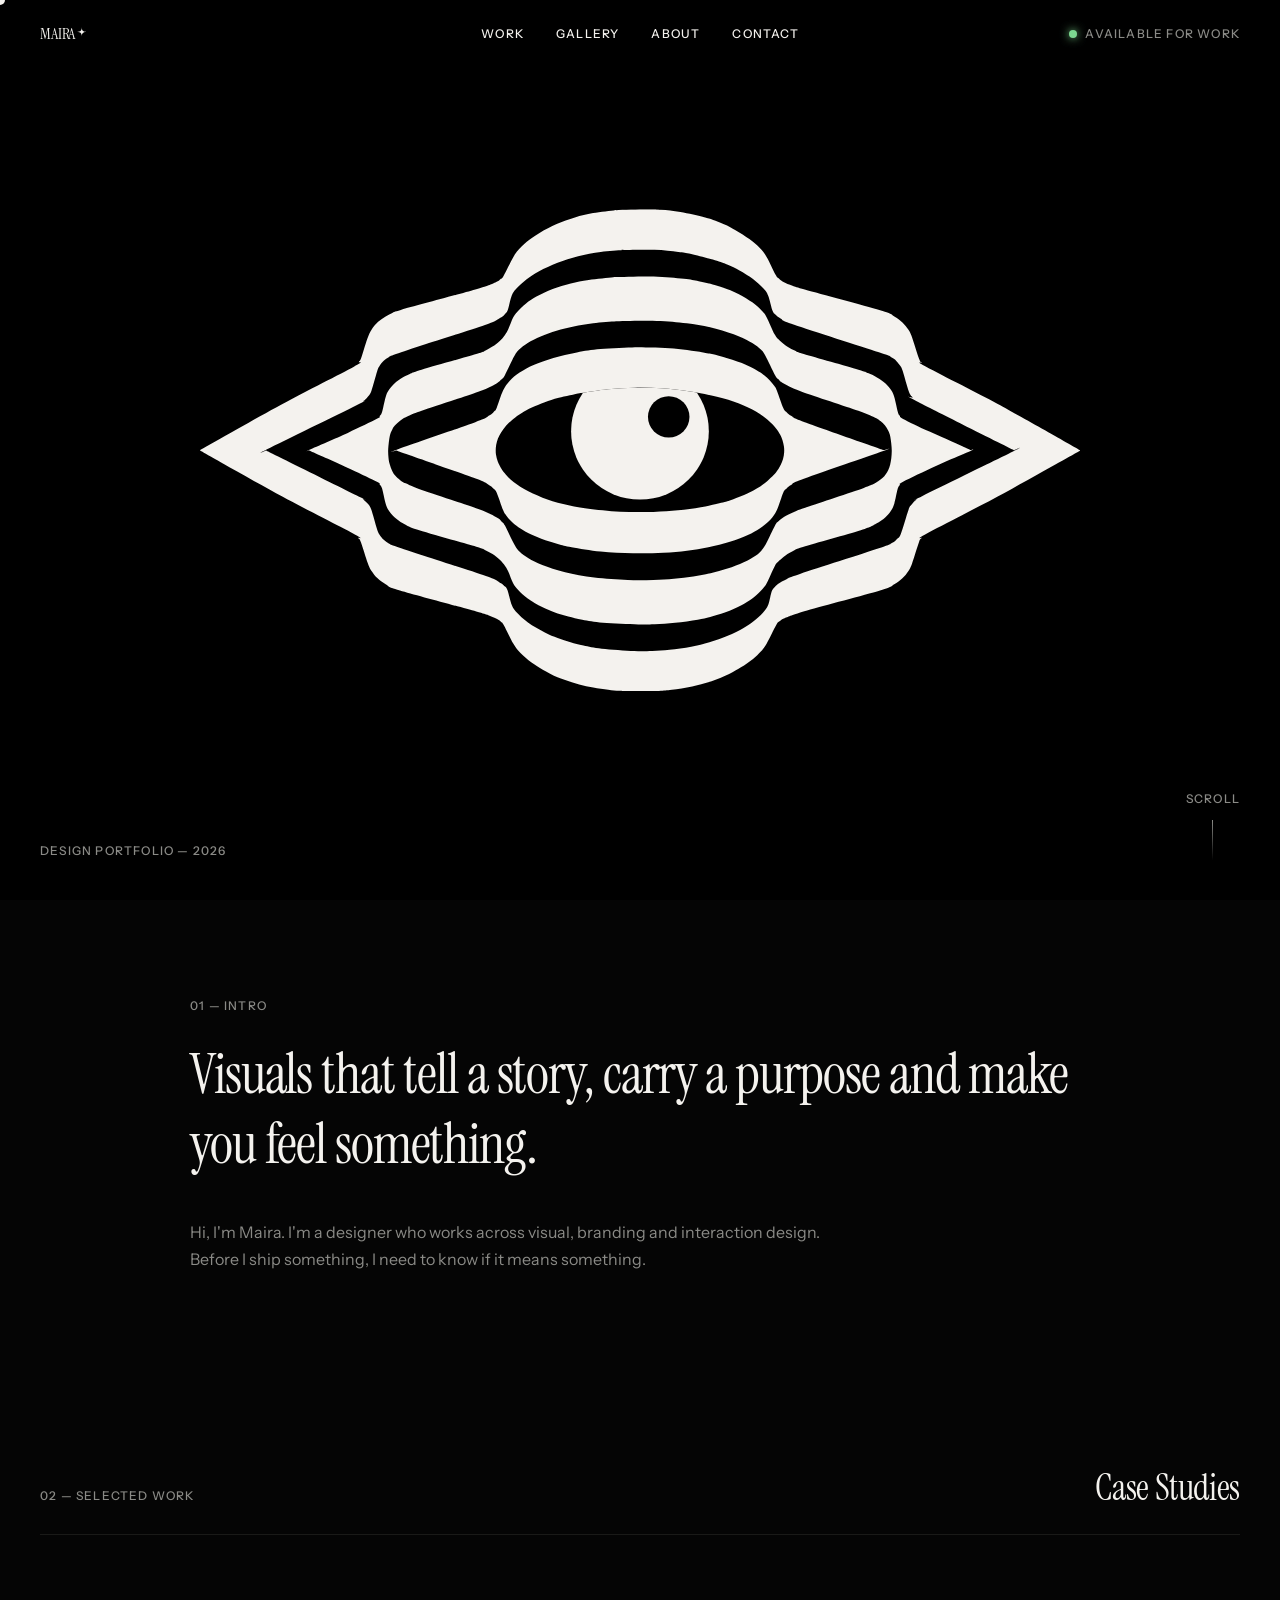
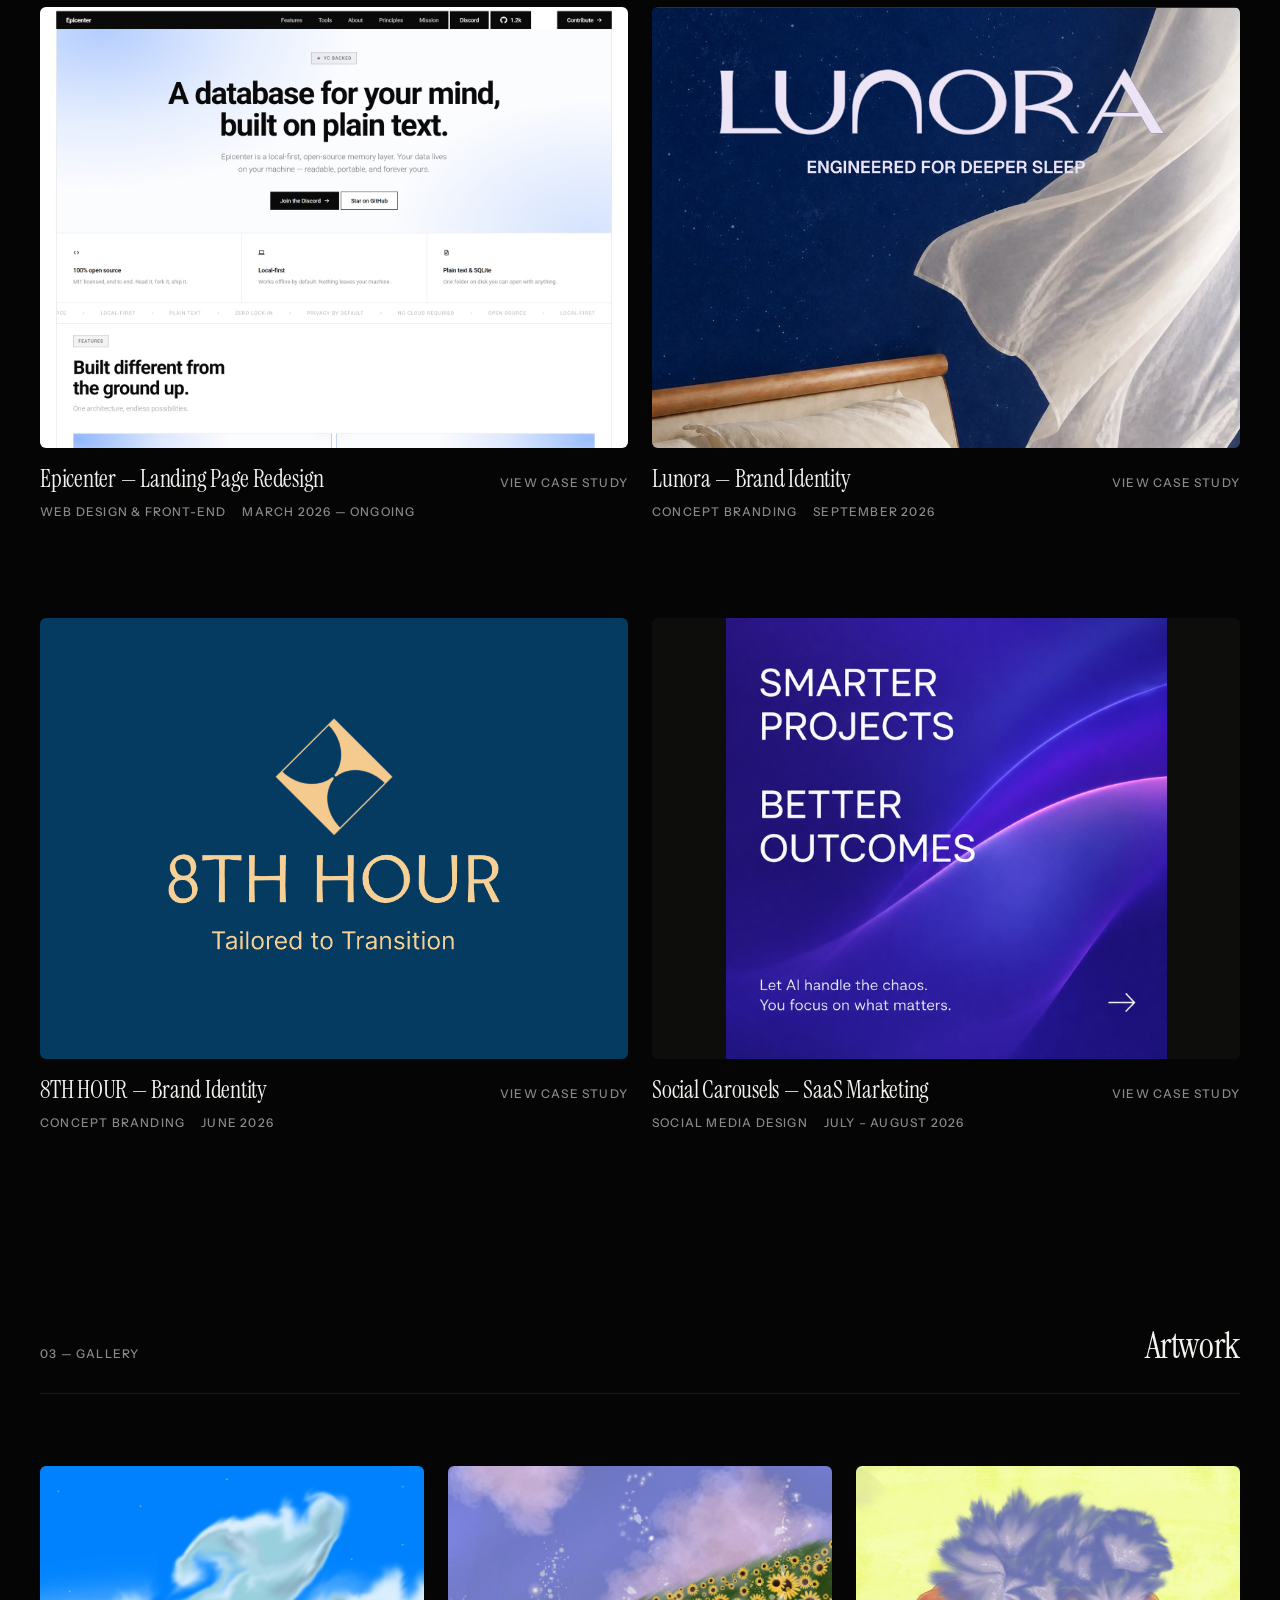
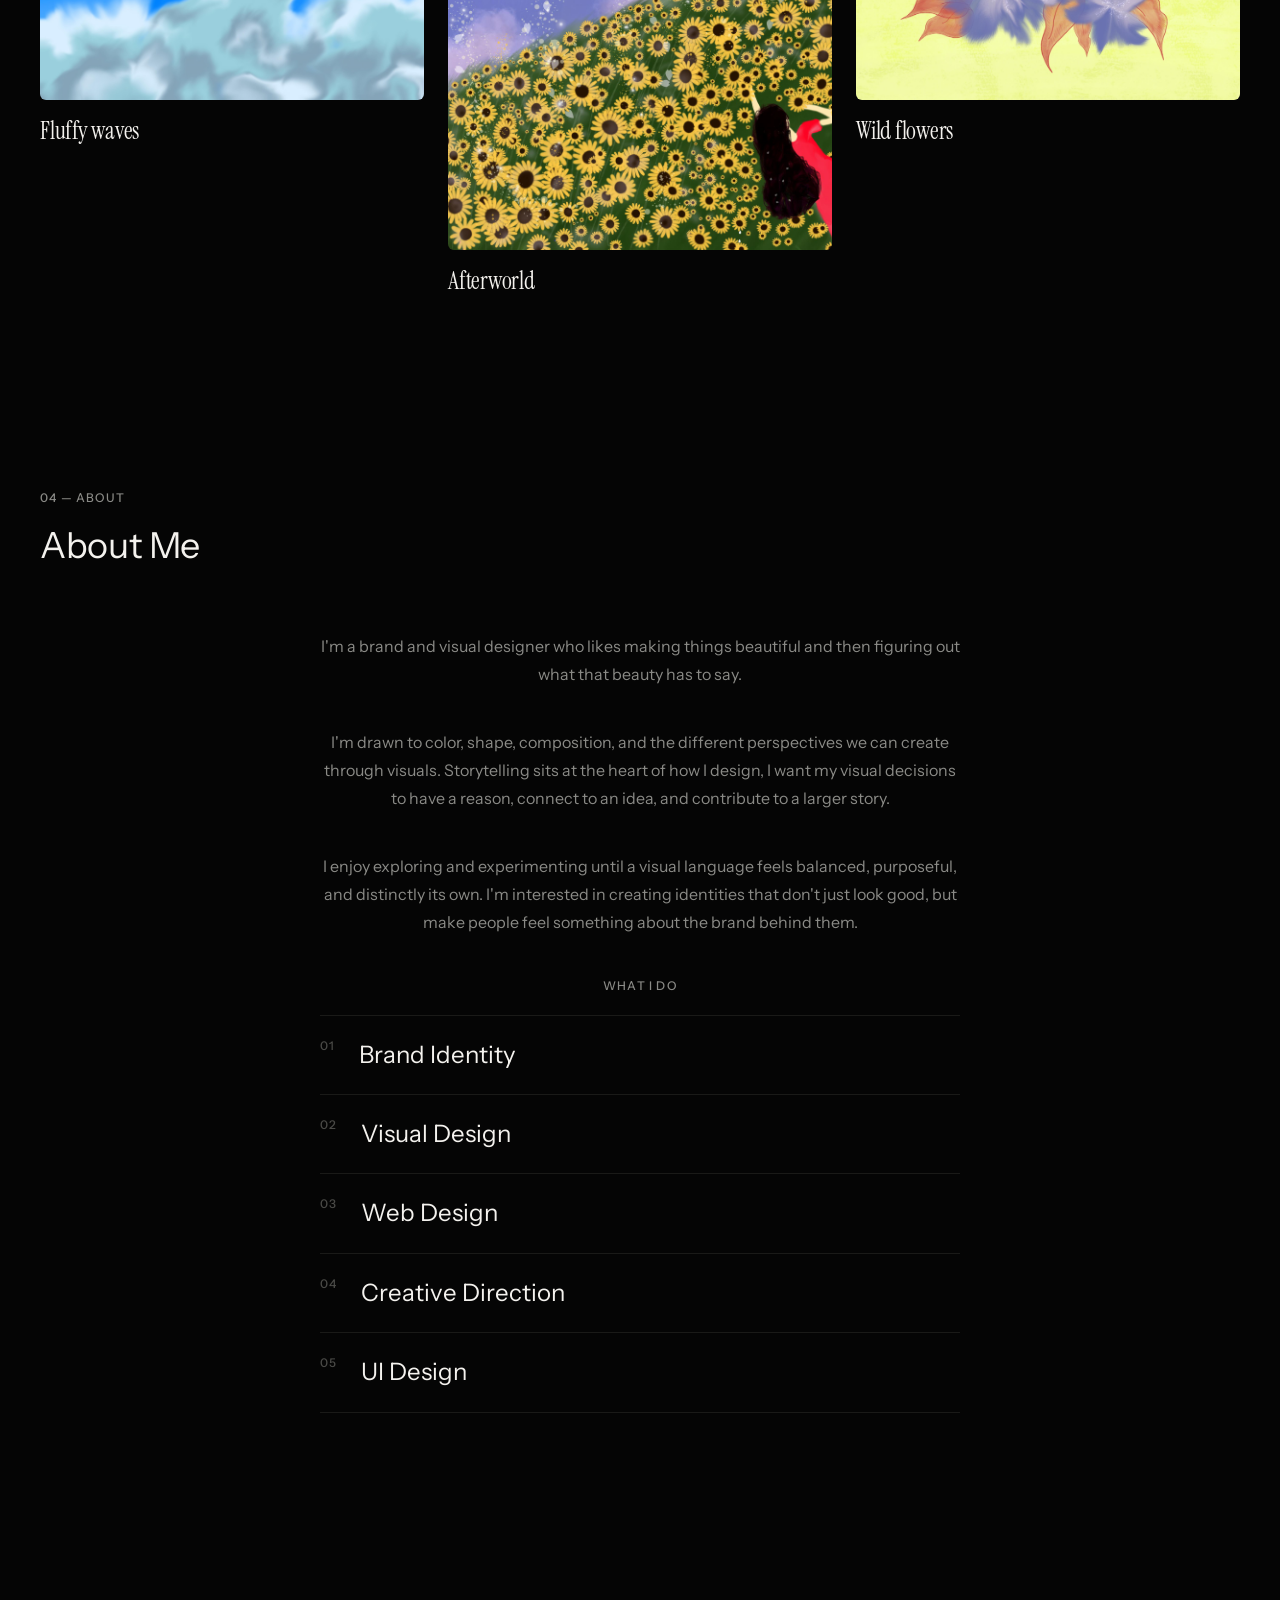
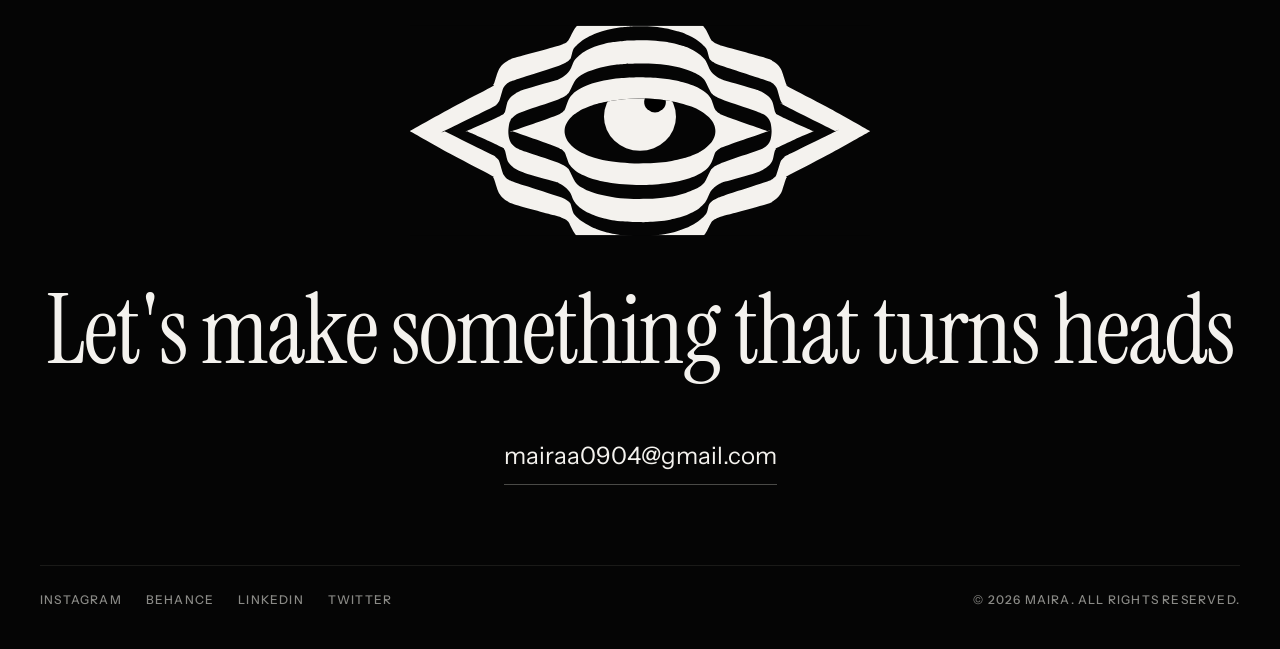
<file: index.html>
<!DOCTYPE html>
<html lang="en">
<head>
<meta charset="UTF-8" />
<meta name="viewport" content="width=device-width, initial-scale=1.0" />
<title>Maira — Design Portfolio</title>
<meta name="description" content="Maira — Multidisciplinary designer working across brand, product and digital experience design." />
<link rel="icon" href="assets/favicon.ico" sizes="any">
<link rel="icon" href="assets/favicon-32.png" type="image/png" sizes="32x32">
<link rel="icon" href="assets/favicon-512.png" type="image/png" sizes="512x512">
<link rel="apple-touch-icon" href="assets/apple-touch-icon.png">
<link rel="preconnect" href="https://fonts.googleapis.com">
<link rel="preconnect" href="https://fonts.gstatic.com" crossorigin>
<link href="https://fonts.googleapis.com/css2?family=Instrument+Sans:wght@400;500;700&family=Instrument+Serif:ital@0;1&display=swap" rel="stylesheet">
<link rel="stylesheet" href="css/style.css?v=15" />
</head>
<body>

<div class="cursor" id="cursor"></div>
<div class="grain"></div>

<svg width="0" height="0" style="position:absolute" aria-hidden="true">
  <defs>
    <symbol id="eyeMark" viewBox="0 0 815.08 446.53">
      <clipPath id="eyeOpen"><path d="M351.53 170.43C348.07 171.17 337.65 173.23 332.29 174.60C326.92 175.97 323.51 177.14 319.35 178.64C315.19 180.14 310.55 182.15 307.35 183.61C304.15 185.07 302.76 185.83 300.16 187.39C297.56 188.95 294.06 191.29 291.75 192.99C289.45 194.69 288.10 195.86 286.33 197.60C284.56 199.34 282.63 201.42 281.12 203.41C279.62 205.40 278.31 207.59 277.30 209.56C276.28 211.53 275.56 213.33 275.01 215.24C274.46 217.15 274.15 219.01 274.00 220.99C273.86 222.98 273.84 225.04 274.14 227.14C274.44 229.23 275.04 231.50 275.80 233.58C276.57 235.66 277.69 237.85 278.73 239.63C279.77 241.42 280.53 242.50 282.06 244.30C283.60 246.09 284.91 247.94 287.93 250.42C290.96 252.90 295.31 256.41 300.19 259.19C305.08 261.97 311.22 264.81 317.25 267.11C323.28 269.40 329.55 271.27 336.35 272.95C343.15 274.62 349.28 275.97 358.07 277.17C366.85 278.36 378.72 279.60 389.05 280.12C399.38 280.65 411.09 280.52 420.05 280.31C429.01 280.10 435.50 279.59 442.81 278.88C450.12 278.16 457.26 277.19 463.91 276.03C470.57 274.87 477.83 273.15 482.75 271.93C487.67 270.71 489.39 270.16 493.43 268.71C497.47 267.26 503.41 264.83 506.98 263.24C510.56 261.65 512.16 260.77 514.88 259.15C517.60 257.54 520.20 256.13 523.30 253.56C526.40 250.99 531.12 246.36 533.47 243.71C535.82 241.06 536.32 239.74 537.41 237.66C538.50 235.59 539.40 233.31 540.01 231.25C540.61 229.18 540.89 227.18 541.04 225.27C541.18 223.36 541.12 221.68 540.87 219.78C540.62 217.88 540.11 215.66 539.53 213.85C538.96 212.04 538.37 210.67 537.44 208.93C536.51 207.20 535.49 205.41 533.95 203.44C532.41 201.48 531.37 199.84 528.20 197.17C525.03 194.49 519.85 190.31 514.93 187.41C510.00 184.51 504.66 182.04 498.64 179.74C492.63 177.45 486.50 175.49 478.82 173.63C471.13 171.76 461.07 169.85 452.55 168.55C444.02 167.25 435.95 166.39 427.65 165.84C419.36 165.29 411.08 165.09 402.78 165.23C394.49 165.37 386.18 165.87 377.90 166.69C369.62 167.51 357.49 169.53 353.09 170.15C348.70 170.78 355.00 169.69 351.53 170.43Z"/></clipPath>
      <path class="mark__art" fill-rule="evenodd" d="M385.56 0.82C390.43 0.68 407.14 0.11 414.05 0.07C420.97 0.02 421.89 0.12 427.05 0.55C432.20 0.97 438.17 1.43 444.96 2.60C451.76 3.77 462.02 6.08 467.82 7.59C473.62 9.09 475.81 10.08 479.76 11.62C483.72 13.17 486.68 14.20 491.52 16.85C496.37 19.49 504.36 24.33 508.85 27.50C513.35 30.67 515.82 33.05 518.50 35.87C521.18 38.69 522.53 40.34 524.94 44.43C527.35 48.52 531.21 57.17 532.98 60.39C534.76 63.61 534.51 62.70 535.60 63.76C536.69 64.83 537.74 65.78 539.54 66.80C541.35 67.82 543.01 68.65 546.43 69.90C549.85 71.15 546.17 70.36 560.08 74.30C573.99 78.23 616.05 89.35 629.89 93.51C643.73 97.67 639.66 97.38 643.11 99.26C646.57 101.13 648.45 102.75 650.61 104.76C652.76 106.77 654.57 109.12 656.03 111.33C657.48 113.54 657.66 113.52 659.32 118.02C660.99 122.53 664.50 134.38 666.01 138.37C667.52 142.37 667.30 140.77 668.39 142.01C669.47 143.26 660.76 139.44 672.51 145.85C684.26 152.25 715.16 167.59 738.90 180.46C762.63 193.33 814.92 223.07 814.92 223.07C814.92 223.07 827.27 216.65 814.59 223.82C801.91 230.99 762.52 253.27 738.83 266.09C715.14 278.91 684.20 294.32 672.45 300.74C660.70 307.15 669.43 303.33 668.35 304.59C667.27 305.84 667.45 304.36 666.00 308.24C664.54 312.11 661.27 323.34 659.61 327.84C657.94 332.34 657.50 332.92 656.00 335.26C654.49 337.59 652.74 339.83 650.58 341.84C648.43 343.85 646.51 345.45 643.05 347.32C639.60 349.19 643.30 349.01 629.84 353.06C616.38 357.11 577.01 367.33 562.28 371.61C547.55 375.89 545.65 377.10 541.46 378.73C537.28 380.37 538.46 380.36 537.17 381.40C535.89 382.45 535.77 381.55 533.73 385.01C531.69 388.47 527.29 398.04 524.91 402.15C522.52 406.26 521.55 407.29 519.44 409.68C517.32 412.06 515.28 414.00 512.22 416.44C509.15 418.88 504.72 421.98 501.04 424.30C497.35 426.63 494.65 428.26 490.11 430.38C485.58 432.51 479.54 435.12 473.83 437.05C468.11 438.98 461.95 440.65 455.81 441.98C449.67 443.31 442.11 444.35 436.98 445.05C431.86 445.74 430.21 445.88 425.05 446.13C419.90 446.38 412.05 446.54 406.05 446.53C400.05 446.52 393.71 446.32 389.06 446.07C384.41 445.82 382.28 445.54 378.14 445.02C374.01 444.51 368.75 443.82 364.26 443.00C359.76 442.17 355.65 441.29 351.20 440.09C346.75 438.89 342.05 437.46 337.56 435.80C333.07 434.13 329.29 432.74 324.27 430.10C319.24 427.45 311.93 423.08 307.40 419.95C302.87 416.81 299.96 414.24 297.08 411.28C294.21 408.32 292.72 406.47 290.15 402.20C287.59 397.93 283.54 388.96 281.68 385.66C279.81 382.36 280.00 383.35 278.98 382.37C277.96 381.40 277.28 380.76 275.57 379.81C273.86 378.86 271.99 377.90 268.71 376.69C265.43 375.47 269.81 376.45 255.90 372.52C241.99 368.59 199.12 357.23 185.24 353.09C171.37 348.96 176.11 349.58 172.66 347.71C169.20 345.84 166.76 343.93 164.50 341.86C162.24 339.79 160.59 337.62 159.08 335.29C157.57 332.95 157.12 332.36 155.45 327.87C153.78 323.37 150.52 312.18 149.06 308.30C147.60 304.43 147.78 305.88 146.70 304.63C145.63 303.37 154.35 307.18 142.61 300.77C130.86 294.35 99.98 279.01 76.24 266.13C52.50 253.26 0.16 223.51 0.16 223.51C0.16 223.51 -12.07 229.86 0.50 222.75C13.06 215.63 51.87 193.63 75.54 180.81C99.22 167.99 130.62 152.39 142.55 145.82C154.48 139.25 145.98 142.75 147.11 141.38C148.25 140.01 148.06 141.16 149.36 137.62C150.66 134.08 153.29 124.52 154.90 120.13C156.52 115.74 157.34 113.92 159.02 111.27C160.70 108.63 162.85 106.27 165.00 104.26C167.16 102.26 169.69 100.63 171.96 99.23C174.23 97.83 176.28 96.88 178.63 95.88C180.97 94.88 173.27 96.82 186.01 93.22C198.74 89.62 240.42 78.51 255.01 74.27C269.60 70.04 269.68 69.43 273.57 67.83C277.47 66.23 277.10 65.71 278.38 64.66C279.66 63.61 279.30 64.92 281.26 61.54C283.22 58.16 287.66 48.59 290.13 44.39C292.60 40.19 293.59 39.02 296.08 36.34C298.57 33.67 301.88 30.80 305.07 28.32C308.26 25.84 311.00 23.91 315.21 21.46C319.42 19.01 325.01 15.94 330.35 13.63C335.69 11.31 341.63 9.25 347.26 7.57C352.89 5.89 357.89 4.66 364.15 3.55C370.41 2.44 381.26 1.37 384.83 0.91C388.40 0.46 380.69 0.96 385.56 0.82ZM391.33 37.75C387.83 38.07 377.99 38.61 371.14 39.58C364.29 40.55 356.88 41.91 350.22 43.56C343.57 45.21 337.23 47.18 331.20 49.48C325.18 51.77 318.85 54.78 314.08 57.33C309.31 59.89 306.13 62.04 302.56 64.81C298.99 67.58 295.02 71.29 292.67 73.95C290.32 76.61 289.71 77.53 288.45 80.77C287.18 84.00 286.13 90.59 285.08 93.36C284.03 96.12 283.26 96.19 282.12 97.38C280.98 98.56 281.26 98.84 278.23 100.48C275.20 102.11 276.03 102.95 263.95 107.20C251.86 111.44 219.79 121.35 205.72 125.95C191.66 130.56 184.69 132.96 179.54 134.82C174.39 136.67 176.38 136.13 174.81 137.07C173.24 138.00 171.59 139.01 170.15 140.41C168.70 141.80 167.18 143.78 166.16 145.42C165.14 147.07 165.25 146.49 164.02 150.26C162.80 154.03 160.23 164.15 158.80 168.05C157.37 171.95 156.67 172.05 155.43 173.65C154.19 175.25 153.16 176.28 151.35 177.63C149.53 178.98 159.40 174.33 144.52 181.77C129.64 189.22 75.96 215.35 62.06 222.31C48.17 229.27 61.13 223.53 61.13 223.53C61.13 223.53 130.27 257.65 145.22 265.14C160.17 272.64 149.21 267.31 150.84 268.51C152.47 269.72 153.73 270.83 155.01 272.38C156.29 273.94 157.06 273.96 158.52 277.84C159.98 281.71 162.52 291.72 163.79 295.61C165.07 299.50 165.12 299.42 166.18 301.18C167.25 302.94 168.74 304.79 170.18 306.18C171.63 307.57 173.16 308.54 174.85 309.51C176.54 310.48 175.43 310.23 180.33 311.99C185.24 313.75 190.19 315.46 204.27 320.07C218.34 324.68 252.43 335.30 264.76 339.64C277.09 343.98 275.37 344.50 278.26 346.10C281.16 347.70 281.06 348.14 282.14 349.23C283.22 350.31 283.65 349.72 284.76 352.61C285.87 355.50 287.38 363.16 288.78 366.58C290.19 370.01 290.68 370.50 293.17 373.17C295.67 375.85 299.38 379.50 303.75 382.63C308.13 385.76 314.83 389.53 319.41 391.94C323.99 394.35 327.29 395.57 331.25 397.10C335.22 398.63 339.21 399.94 343.19 401.11C347.17 402.29 350.31 403.16 355.13 404.16C359.95 405.16 364.27 406.25 372.09 407.10C379.91 407.95 394.23 408.92 402.05 409.25C409.88 409.59 413.57 409.32 419.05 409.11C424.54 408.89 428.97 408.64 434.96 407.97C440.95 407.31 448.83 406.27 454.99 405.13C461.14 403.98 466.25 402.76 471.88 401.08C477.52 399.41 483.55 397.31 488.81 395.08C494.08 392.86 499.55 389.97 503.49 387.74C507.42 385.52 509.44 384.07 512.42 381.72C515.41 379.37 519.11 376.19 521.41 373.65C523.71 371.12 524.96 369.57 526.24 366.51C527.52 363.46 528.28 357.86 529.09 355.33C529.90 352.80 529.99 352.76 531.08 351.35C532.17 349.94 533.60 348.34 535.63 346.88C537.67 345.41 539.87 344.12 543.31 342.57C546.76 341.02 542.03 342.33 556.28 337.57C570.53 332.82 614.71 318.78 628.80 314.03C642.90 309.29 638.01 310.60 640.86 309.11C643.71 307.63 644.48 306.57 645.87 305.12C647.27 303.68 647.48 304.91 649.20 300.47C650.93 296.03 654.55 282.97 656.21 278.46C657.87 273.96 657.92 275.03 659.16 273.43C660.40 271.84 661.99 270.23 663.67 268.90C665.34 267.57 654.31 272.91 669.20 265.47C684.10 258.03 738.89 231.33 753.02 224.26C767.14 217.20 753.95 223.10 753.95 223.10C753.95 223.10 679.90 186.27 664.26 178.13C648.62 169.98 661.38 175.80 660.09 174.25C658.81 172.70 658.06 172.80 656.55 168.81C655.04 164.82 652.30 154.21 651.03 150.33C649.75 146.44 649.90 147.14 648.89 145.49C647.87 143.85 646.36 141.84 644.92 140.44C643.48 139.04 642.94 138.42 640.27 137.10C637.59 135.79 643.83 137.57 628.85 132.54C613.86 127.52 565.50 112.16 550.38 106.95C535.25 101.74 540.90 102.80 538.09 101.30C535.27 99.79 534.76 99.10 533.47 97.89C532.17 96.68 531.51 97.01 530.32 94.04C529.12 91.07 527.67 83.51 526.28 80.08C524.88 76.65 524.32 76.07 521.93 73.46C519.53 70.85 515.63 67.21 511.92 64.41C508.22 61.61 503.54 58.82 499.70 56.67C495.86 54.51 492.37 52.99 488.88 51.49C485.39 49.98 484.39 49.32 478.75 47.65C473.11 45.97 460.98 42.79 455.02 41.42C449.07 40.06 448.70 40.12 443.04 39.48C437.38 38.83 429.54 37.85 421.05 37.55C412.57 37.25 397.09 37.63 392.13 37.66C387.18 37.70 394.83 37.43 391.33 37.75ZM383.58 62.82C389.78 62.71 409.31 61.95 420.05 62.22C430.80 62.49 441.07 63.71 448.04 64.44C455.01 65.17 457.40 65.77 461.87 66.63C466.33 67.48 471.01 68.60 474.82 69.60C478.64 70.59 480.87 71.19 484.77 72.61C488.67 74.03 493.70 75.83 498.22 78.14C502.75 80.44 508.22 83.77 511.91 86.42C515.60 89.06 518.24 91.80 520.36 94.01C522.49 96.22 522.67 96.03 524.67 99.70C526.66 103.37 530.22 112.32 532.34 116.03C534.47 119.74 535.44 120.08 537.41 121.95C539.38 123.81 541.86 125.70 544.18 127.22C546.49 128.74 548.79 129.94 551.30 131.09C553.81 132.24 549.46 131.21 559.22 134.12C568.97 137.04 599.93 145.64 609.83 148.58C619.73 151.51 615.71 150.51 618.64 151.74C621.57 152.97 624.68 154.35 627.40 155.96C630.11 157.57 632.78 159.40 634.95 161.40C637.12 163.40 639.04 165.84 640.41 167.97C641.77 170.10 642.12 170.87 643.12 174.20C644.13 177.52 645.58 185.08 646.42 187.91C647.27 190.73 647.41 190.09 648.21 191.14C649.01 192.18 646.57 191.66 651.23 194.17C655.89 196.68 665.70 201.36 676.18 206.18C686.66 211.00 714.10 223.08 714.10 223.08C714.10 223.08 719.10 221.42 713.69 223.89C708.27 226.35 692.02 233.11 681.61 237.86C671.19 242.62 656.77 249.48 651.20 252.41C645.63 255.35 649.03 254.30 648.18 255.46C647.34 256.62 646.97 256.55 646.12 259.38C645.28 262.21 644.15 269.13 643.12 272.44C642.10 275.75 641.35 277.11 639.98 279.23C638.61 281.36 637.22 283.17 634.90 285.18C632.58 287.19 629.85 289.29 626.04 291.31C622.22 293.33 623.28 293.71 612.01 297.27C600.74 300.84 568.67 309.63 558.43 312.71C548.18 315.80 553.24 314.50 550.55 315.81C547.87 317.12 544.58 319.02 542.31 320.58C540.03 322.13 538.55 323.48 536.89 325.14C535.22 326.81 534.30 327.05 532.32 330.57C530.33 334.10 526.84 342.78 525.00 346.27C523.15 349.76 523.22 349.34 521.22 351.51C519.23 353.69 515.90 357.00 513.03 359.30C510.16 361.60 507.77 363.22 504.03 365.30C500.28 367.38 495.43 369.86 490.55 371.80C485.67 373.74 479.69 375.57 474.76 376.95C469.82 378.33 466.74 379.07 460.96 380.09C455.17 381.11 446.69 382.36 440.04 383.06C433.39 383.77 426.72 384.10 421.05 384.33C415.39 384.57 414.01 384.72 406.05 384.48C398.09 384.24 381.96 383.62 373.31 382.89C364.65 382.16 359.50 381.05 354.14 380.10C348.77 379.15 345.46 378.33 341.13 377.18C336.80 376.02 332.19 374.63 328.16 373.18C324.12 371.73 321.06 370.64 316.91 368.47C312.75 366.30 306.91 362.83 303.21 360.19C299.52 357.54 296.93 354.93 294.73 352.63C292.53 350.32 291.54 349.18 290.02 346.37C288.50 343.56 286.84 338.39 285.62 335.76C284.40 333.14 284.05 332.46 282.72 330.62C281.40 328.77 279.64 326.56 277.68 324.69C275.72 322.81 273.27 320.91 270.96 319.38C268.65 317.84 266.35 316.66 263.85 315.51C261.34 314.35 266.04 315.51 255.92 312.47C245.79 309.43 214.35 300.87 203.09 297.29C191.83 293.71 192.17 293.01 188.35 291.00C184.53 288.99 182.43 287.29 180.15 285.24C177.87 283.18 176.04 280.80 174.67 278.68C173.29 276.56 172.92 275.82 171.92 272.50C170.92 269.17 169.58 261.66 168.66 258.74C167.75 255.81 167.25 255.99 166.45 254.94C165.65 253.90 168.34 254.83 163.88 252.46C159.41 250.09 150.13 245.55 139.65 240.72C129.18 235.90 101.01 223.52 101.01 223.52C101.01 223.52 95.43 225.44 101.40 222.71C107.38 219.98 126.47 211.90 136.88 207.13C147.28 202.36 158.93 196.70 163.85 194.12C168.77 191.54 165.61 192.68 166.40 191.63C167.20 190.59 167.71 190.78 168.63 187.86C169.55 184.94 170.91 177.44 171.91 174.12C172.91 170.79 173.26 170.03 174.63 167.91C176.00 165.78 177.93 163.36 180.11 161.36C182.28 159.37 185.31 157.40 187.68 155.93C190.04 154.47 191.38 153.81 194.31 152.58C197.24 151.35 195.00 151.64 205.25 148.56C215.51 145.48 245.98 137.05 255.85 134.08C265.72 131.11 261.97 131.89 264.48 130.74C266.99 129.60 268.71 128.67 270.91 127.19C273.10 125.72 275.75 123.67 277.65 121.90C279.55 120.13 280.97 118.41 282.30 116.57C283.62 114.72 284.31 113.55 285.60 110.83C286.88 108.12 288.66 102.91 290.02 100.27C291.39 97.64 291.77 97.20 293.77 95.04C295.76 92.87 299.04 89.64 302.01 87.28C304.99 84.92 307.50 83.11 311.61 80.88C315.72 78.66 321.37 75.94 326.68 73.92C331.98 71.90 337.88 70.17 343.44 68.76C349.01 67.35 353.50 66.43 360.07 65.45C366.63 64.48 378.93 63.34 382.85 62.90C386.77 62.46 377.38 62.94 383.58 62.82ZM385.34 103.77C381.67 104.08 370.66 104.78 364.13 105.58C357.60 106.37 351.80 107.38 346.15 108.53C340.50 109.69 335.31 110.98 330.21 112.52C325.10 114.06 319.95 115.89 315.51 117.77C311.06 119.66 306.86 121.79 303.54 123.81C300.22 125.83 297.69 127.80 295.60 129.88C293.51 131.95 293.20 132.29 291.01 136.25C288.81 140.21 284.45 150.02 282.40 153.64C280.36 157.26 280.07 156.65 278.71 157.96C277.35 159.27 277.74 159.66 274.24 161.49C270.74 163.32 269.20 164.76 257.71 168.94C246.22 173.12 215.83 182.94 205.30 186.58C194.76 190.21 197.49 189.44 194.48 190.75C191.47 192.07 189.58 192.83 187.21 194.46C184.84 196.09 181.80 198.91 180.27 200.54C178.73 202.17 178.75 202.66 178.00 204.24C177.26 205.82 176.41 207.07 175.79 210.00C175.18 212.93 174.54 218.51 174.34 221.81C174.14 225.11 174.36 227.49 174.57 229.81C174.78 232.14 175.03 233.67 175.60 235.76C176.18 237.85 177.17 240.54 178.03 242.34C178.89 244.15 179.53 245.17 180.77 246.59C182.00 248.01 183.83 249.67 185.45 250.89C187.07 252.10 187.17 252.36 190.49 253.87C193.80 255.39 194.14 256.02 205.35 259.98C216.57 263.94 246.16 273.39 257.75 277.64C269.34 281.89 271.30 283.55 274.89 285.46C278.48 287.37 278.02 287.84 279.28 289.09C280.54 290.34 280.49 289.40 282.45 292.94C284.42 296.48 288.77 306.27 291.05 310.32C293.33 314.37 293.92 315.10 296.12 317.23C298.32 319.37 300.76 321.10 304.24 323.12C307.72 325.15 311.37 327.24 317.01 329.41C322.66 331.58 330.12 334.21 338.14 336.15C346.15 338.10 355.43 339.90 365.08 341.09C374.74 342.28 386.89 342.93 396.05 343.30C405.21 343.66 412.89 343.46 420.05 343.27C427.22 343.08 432.90 342.68 439.05 342.15C445.20 341.62 451.31 340.92 456.96 340.08C462.61 339.24 467.68 338.32 472.95 337.11C478.22 335.90 483.46 334.53 488.58 332.82C493.69 331.12 499.30 328.88 503.63 326.88C507.96 324.88 511.84 322.60 514.56 320.82C517.28 319.04 518.32 318.05 519.95 316.19C521.59 314.33 522.26 313.52 524.37 309.64C526.49 305.76 530.72 296.34 532.62 292.91C534.52 289.48 534.42 290.36 535.79 289.06C537.15 287.75 538.41 286.50 540.81 285.07C543.21 283.63 546.70 281.98 550.19 280.46C553.68 278.94 550.96 279.70 561.74 275.97C572.51 272.24 603.72 262.13 614.83 258.08C625.95 254.04 625.04 253.81 628.43 251.71C631.82 249.60 633.36 247.97 635.16 245.45C636.96 242.93 638.30 240.17 639.23 236.56C640.16 232.96 640.69 228.09 640.73 223.81C640.76 219.53 640.00 214.02 639.44 210.88C638.88 207.75 638.22 206.79 637.37 204.99C636.51 203.18 635.51 201.51 634.33 200.04C633.14 198.57 631.75 197.32 630.24 196.15C628.74 194.99 628.71 194.65 625.30 193.06C621.89 191.47 621.11 190.63 609.79 186.61C598.47 182.59 568.97 173.19 557.38 168.95C545.79 164.71 543.83 163.05 540.23 161.15C536.64 159.25 537.09 158.78 535.82 157.53C534.56 156.29 534.67 157.33 532.65 153.69C530.62 150.05 525.86 139.65 523.67 135.69C521.48 131.72 521.50 131.87 519.48 129.89C517.46 127.92 514.98 125.90 511.54 123.83C508.10 121.77 504.46 119.71 498.85 117.50C493.23 115.29 485.82 112.58 477.84 110.59C469.87 108.60 460.10 106.78 450.97 105.58C441.84 104.38 433.86 103.70 423.05 103.39C412.25 103.08 392.43 103.63 386.14 103.70C379.85 103.76 389.01 103.45 385.34 103.77ZM403.60 127.83C408.92 127.98 424.40 127.98 434.79 128.77C445.18 129.56 457.79 131.26 465.96 132.56C474.14 133.86 477.86 134.94 483.84 136.59C489.83 138.25 496.40 140.30 501.86 142.50C507.32 144.69 513.16 147.87 516.60 149.76C520.05 151.64 520.67 152.35 522.53 153.82C524.40 155.29 526.25 156.94 527.80 158.56C529.35 160.18 530.74 161.97 531.84 163.54C532.93 165.12 532.96 164.58 534.36 168.01C535.77 171.43 538.76 180.76 540.26 184.09C541.75 187.42 542.09 186.76 543.35 188.00C544.62 189.24 545.05 189.99 547.84 191.53C550.63 193.07 545.85 191.99 560.10 197.25C574.36 202.51 633.36 223.08 633.36 223.08C633.36 223.08 645.19 219.48 632.84 223.89C620.50 228.31 573.48 244.39 559.30 249.58C545.13 254.78 550.48 253.57 547.82 255.07C545.15 256.56 544.57 257.33 543.30 258.56C542.03 259.80 541.69 259.13 540.19 262.46C538.70 265.80 536.32 274.41 534.33 278.59C532.34 282.77 530.91 284.69 528.25 287.54C525.60 290.39 521.88 293.33 518.41 295.68C514.94 298.04 512.03 299.63 507.42 301.67C502.81 303.72 496.87 306.09 490.77 307.97C484.67 309.86 477.46 311.64 470.84 313.01C464.22 314.37 458.01 315.32 451.04 316.18C444.08 317.04 437.38 317.76 429.05 318.17C420.72 318.57 410.71 318.81 401.05 318.62C391.39 318.44 380.57 317.98 371.10 317.04C361.63 316.10 350.88 314.18 344.25 313.01C337.62 311.83 336.01 311.29 331.33 309.99C326.64 308.69 321.08 307.09 316.13 305.21C311.19 303.33 305.48 300.71 301.65 298.71C297.82 296.71 295.46 294.93 293.16 293.23C290.85 291.54 289.39 290.15 287.80 288.56C286.22 286.96 284.83 285.32 283.65 283.67C282.47 282.02 282.18 282.17 280.72 278.64C279.25 275.12 276.33 265.88 274.84 262.54C273.35 259.20 273.02 259.86 271.76 258.61C270.50 257.37 270.42 256.77 267.27 255.09C264.11 253.41 267.09 253.80 252.83 248.54C238.57 243.28 181.70 223.53 181.70 223.53C181.70 223.53 170.01 227.10 182.22 222.71C194.43 218.32 240.72 202.47 254.99 197.21C269.26 191.94 264.97 192.73 267.84 191.11C270.71 189.49 271.03 188.64 272.19 187.46C273.35 186.28 273.37 187.29 274.78 184.04C276.20 180.78 278.70 172.11 280.69 167.95C282.69 163.78 284.19 161.80 286.75 159.03C289.30 156.25 292.32 153.76 296.03 151.29C299.74 148.82 303.80 146.50 309.01 144.23C314.23 141.96 320.65 139.61 327.34 137.66C334.03 135.71 341.85 133.91 349.14 132.56C356.42 131.20 362.11 130.31 371.06 129.53C380.01 128.74 397.44 128.15 402.86 127.87C408.29 127.58 398.28 127.68 403.60 127.83ZM351.53 170.43C348.07 171.17 337.65 173.23 332.29 174.60C326.92 175.97 323.51 177.14 319.35 178.64C315.19 180.14 310.55 182.15 307.35 183.61C304.15 185.07 302.76 185.83 300.16 187.39C297.56 188.95 294.06 191.29 291.75 192.99C289.45 194.69 288.10 195.86 286.33 197.60C284.56 199.34 282.63 201.42 281.12 203.41C279.62 205.40 278.31 207.59 277.30 209.56C276.28 211.53 275.56 213.33 275.01 215.24C274.46 217.15 274.15 219.01 274.00 220.99C273.86 222.98 273.84 225.04 274.14 227.14C274.44 229.23 275.04 231.50 275.80 233.58C276.57 235.66 277.69 237.85 278.73 239.63C279.77 241.42 280.53 242.50 282.06 244.30C283.60 246.09 284.91 247.94 287.93 250.42C290.96 252.90 295.31 256.41 300.19 259.19C305.08 261.97 311.22 264.81 317.25 267.11C323.28 269.40 329.55 271.27 336.35 272.95C343.15 274.62 349.28 275.97 358.07 277.17C366.85 278.36 378.72 279.60 389.05 280.12C399.38 280.65 411.09 280.52 420.05 280.31C429.01 280.10 435.50 279.59 442.81 278.88C450.12 278.16 457.26 277.19 463.91 276.03C470.57 274.87 477.83 273.15 482.75 271.93C487.67 270.71 489.39 270.16 493.43 268.71C497.47 267.26 503.41 264.83 506.98 263.24C510.56 261.65 512.16 260.77 514.88 259.15C517.60 257.54 520.20 256.13 523.30 253.56C526.40 250.99 531.12 246.36 533.47 243.71C535.82 241.06 536.32 239.74 537.41 237.66C538.50 235.59 539.40 233.31 540.01 231.25C540.61 229.18 540.89 227.18 541.04 225.27C541.18 223.36 541.12 221.68 540.87 219.78C540.62 217.88 540.11 215.66 539.53 213.85C538.96 212.04 538.37 210.67 537.44 208.93C536.51 207.20 535.49 205.41 533.95 203.44C532.41 201.48 531.37 199.84 528.20 197.17C525.03 194.49 519.85 190.31 514.93 187.41C510.00 184.51 504.66 182.04 498.64 179.74C492.63 177.45 486.50 175.49 478.82 173.63C471.13 171.76 461.07 169.85 452.55 168.55C444.02 167.25 435.95 166.39 427.65 165.84C419.36 165.29 411.08 165.09 402.78 165.23C394.49 165.37 386.18 165.87 377.90 166.69C369.62 167.51 357.49 169.53 353.09 170.15C348.70 170.78 355.00 169.69 351.53 170.43Z"/>
      <g clip-path="url(#eyeOpen)">
        <g class="mark__eye" style="--iris-cx:407.51px;--iris-cy:204.61px">
          <circle class="mark__iris" cx="407.51" cy="204.61" r="63.79"/>
          <circle class="mark__pupil" cx="434.14" cy="189.57" r="19.23"/>
        </g>
      </g>
    </symbol>
  </defs>
</svg>


<header class="nav">
  <a href="#hero" class="nav__logo">MAIRA<svg class="nav__logo-star" viewBox="0 0 100 100" aria-hidden="true" focusable="false"><path d="M50 0 C50 38 62 50 100 50 C62 50 50 62 50 100 C50 62 38 50 0 50 C38 50 50 38 50 0 Z"/></svg></a>

  <nav class="nav__links">
    <a href="#work" data-hover>Work</a>
    <a href="#gallery" data-hover>Gallery</a>
    <a href="#about" data-hover>About</a>
    <a href="#contact" data-hover>Contact</a>
  </nav>

  <div class="nav__status">
    <span class="dot"></span>
    Available for work
  </div>

  <button class="nav__toggle" id="navToggle" aria-label="Toggle menu">
    <span></span><span></span>
  </button>
</header>

<div class="mobile-menu" id="mobileMenu">
  <a href="#work" data-hover>Work</a>
  <a href="#gallery" data-hover>Gallery</a>
  <a href="#about" data-hover>About</a>
  <a href="#contact" data-hover>Contact</a>
</div>

<main>

  <section id="hero" class="hero">
    <div class="hero__eye-stage">
      <svg class="eye eye--hero" viewBox="0 0 815.08 446.53" aria-hidden="true" focusable="false"><use href="#eyeMark"/></svg>
    </div>
    <div class="hero__content">
      <p class="hero__eyebrow">Design Portfolio — 2026</p>
    </div>
    <div class="hero__scroll">
      <span>Scroll</span>
      <span class="hero__scroll-line"></span>
    </div>
  </section>

  <section id="intro" class="intro">
    <div class="intro__inner">
      <span class="intro__index">01 — Intro</span>
      <h2 class="intro__tagline">
        Visuals that tell a story, carry a purpose and make you feel something.
      </h2>
      <p class="intro__text reveal">
        Hi, I'm Maira. I'm a designer who works across visual, branding and interaction design.
        Before I ship something, I need to know if it means something.
      </p>
    </div>
  </section>

  <section id="work" class="work">
    <div class="work__header">
      <span class="work__index reveal">02 — Selected Work</span>
      <h2 class="reveal">Case Studies</h2>
    </div>

    <div class="work__grid">

      <a href="work/epicenter-redesign.html" class="work__card reveal" data-hover>
        <div class="work__media"><img src="assets/work/epicenter-redesign/card.jpg" alt="Epicenter landing page: the headline 'A database for your mind, built on plain text' above three tiles reading 100% open source, Local-first, and Plain text and SQLite" loading="lazy"></div>
        <div class="work__row">
          <h3 class="work__name">Epicenter — Landing Page Redesign</h3>
          <span class="work__cta">View case study</span>
        </div>
        <div class="work__tags">
          <span>Web Design &amp; Front-End</span>
          <span>March 2026 — Ongoing</span>
        </div>
      </a>

      <a href="work/lunora.html" class="work__card reveal" data-hover>
        <div class="work__media work__media--night">
          <img src="assets/work/lunora/card.jpg" alt="Lunora wordmark in moonlight lilac on a midnight-blue bedroom wall, a sheer curtain lifting over the bed, above the line Engineered for deeper sleep" loading="lazy">
        </div>
        <div class="work__row">
          <h3 class="work__name">Lunora — Brand Identity</h3>
          <span class="work__cta">View case study</span>
        </div>
        <div class="work__tags">
          <span>Concept Branding</span>
          <span>September 2026</span>
        </div>
      </a>

      <a href="work/8th-hour.html" class="work__card reveal" data-hover>
        <div class="work__media work__media--navy">
          <img src="assets/work/8th-hour/logo-navy.png" alt="8TH HOUR wordmark and diamond monogram in gold on navy" loading="lazy">
        </div>
        <div class="work__row">
          <h3 class="work__name">8TH HOUR — Brand Identity</h3>
          <span class="work__cta">View case study</span>
        </div>
        <div class="work__tags">
          <span>Concept Branding</span>
          <span>June 2026</span>
        </div>
      </a>

      <a href="work/social-carousels.html" class="work__card reveal" data-hover>
        <div class="work__media">
          <img src="assets/work/social-carousels/planova-1.jpg" alt="Planova carousel opening slide reading Smarter projects, better outcomes" loading="lazy">
        </div>
        <div class="work__row">
          <h3 class="work__name">Social Carousels — SaaS Marketing</h3>
          <span class="work__cta">View case study</span>
        </div>
        <div class="work__tags">
          <span>Social Media Design</span>
          <span>July – August 2026</span>
        </div>
      </a>

    </div>
  </section>

  <section id="gallery" class="gallery">
    <div class="gallery__header">
      <span class="gallery__index reveal">03 — Gallery</span>
      <h2 class="reveal">Artwork</h2>
    </div>

    <div class="gallery__grid">

      <figure class="gallery__item reveal">
        <div class="gallery__media">
          <img src="assets/gallery/fluffy-waves.jpg" width="1800" height="1099" alt="A towering cloud curling over like a breaking wave against a deep blue sky, painted in soft whites and pale sea greens with a scattering of stars" loading="lazy">
        </div>
        <figcaption class="gallery__name">Fluffy waves</figcaption>
      </figure>

      <figure class="gallery__item reveal">
        <div class="gallery__media">
          <img src="assets/gallery/afterworld.jpg" width="1600" height="1600" alt="A figure in a red dress seen from behind, reaching into a hillside of sunflowers under a violet sky with pink clouds and drifting petals" loading="lazy">
        </div>
        <figcaption class="gallery__name">Afterworld</figcaption>
      </figure>

      <figure class="gallery__item reveal">
        <div class="gallery__media">
          <img src="assets/gallery/wild-flowers.jpg" width="1800" height="1099" alt="Soft indigo and lilac blooms with feathered, brush-blown edges and curling orange leaves, set against a chartreuse ground" loading="lazy">
        </div>
        <figcaption class="gallery__name">Wild flowers</figcaption>
      </figure>

    </div>
  </section>

  <section id="about" class="about">
    <div class="about__header">
      <span class="about__index reveal">04 — About</span>
      <h2 class="reveal">About Me</h2>
    </div>

    <div class="about__content">
      <p class="about__bio reveal">
        I'm a brand and visual designer who likes making things beautiful and then figuring out
        what that beauty has to say.
      </p>
      <p class="about__bio reveal">
        I'm drawn to color, shape, composition, and the different perspectives we can create
        through visuals. Storytelling sits at the heart of how I design, I want my visual decisions
        to have a reason, connect to an idea, and contribute to a larger story.
      </p>
      <p class="about__bio reveal">
        I enjoy exploring and experimenting until a visual language feels balanced, purposeful, and
        distinctly its own. I'm interested in creating identities that don't just look good, but
        make people feel something about the brand behind them.
      </p>

      <div class="about__services reveal">
        <h3>What I do</h3>
        <ul>
          <li><span>01</span>Brand Identity</li>
          <li><span>02</span>Visual Design</li>
          <li><span>03</span>Web Design</li>
          <li><span>04</span>Creative Direction</li>
          <li><span>05</span>UI Design</li>
        </ul>
      </div>
    </div>
  </section>

</main>

<footer id="contact" class="footer">
  <div class="footer__eye-stage" id="footerEyeStage">
    <svg class="eye eye--footer footer__eye" viewBox="0 0 815.08 446.53" aria-hidden="true"><use href="#eyeMark"/></svg>
    <div class="footer__lid footer__lid--top"></div>
    <div class="footer__lid footer__lid--bottom"></div>
  </div>

  <div class="footer__kinetic">
    <h2 class="split-text" data-split>Let's make something that turns heads</h2>
  </div>

  <a href="mailto:mairaa0904@gmail.com" class="footer__email" data-hover data-magnetic>
    mairaa0904@gmail.com
  </a>

  <div class="footer__bottom">
    <div class="footer__social">
      <a href="https://www.instagram.com/miasbased/" target="_blank" rel="noopener" data-hover>Instagram</a>
      <a href="https://www.behance.net/mairaa3" target="_blank" rel="noopener" data-hover>Behance</a>
      <a href="https://www.linkedin.com/in/maira-alla/" target="_blank" rel="noopener" data-hover>LinkedIn</a>
      <a href="https://x.com/miasbase" target="_blank" rel="noopener" data-hover>Twitter</a>
    </div>
    <div class="footer__copy">© 2026 Maira. All rights reserved.</div>
  </div>
</footer>

<script src="js/main.js?v=5"></script>
</body>
</html>
</file>
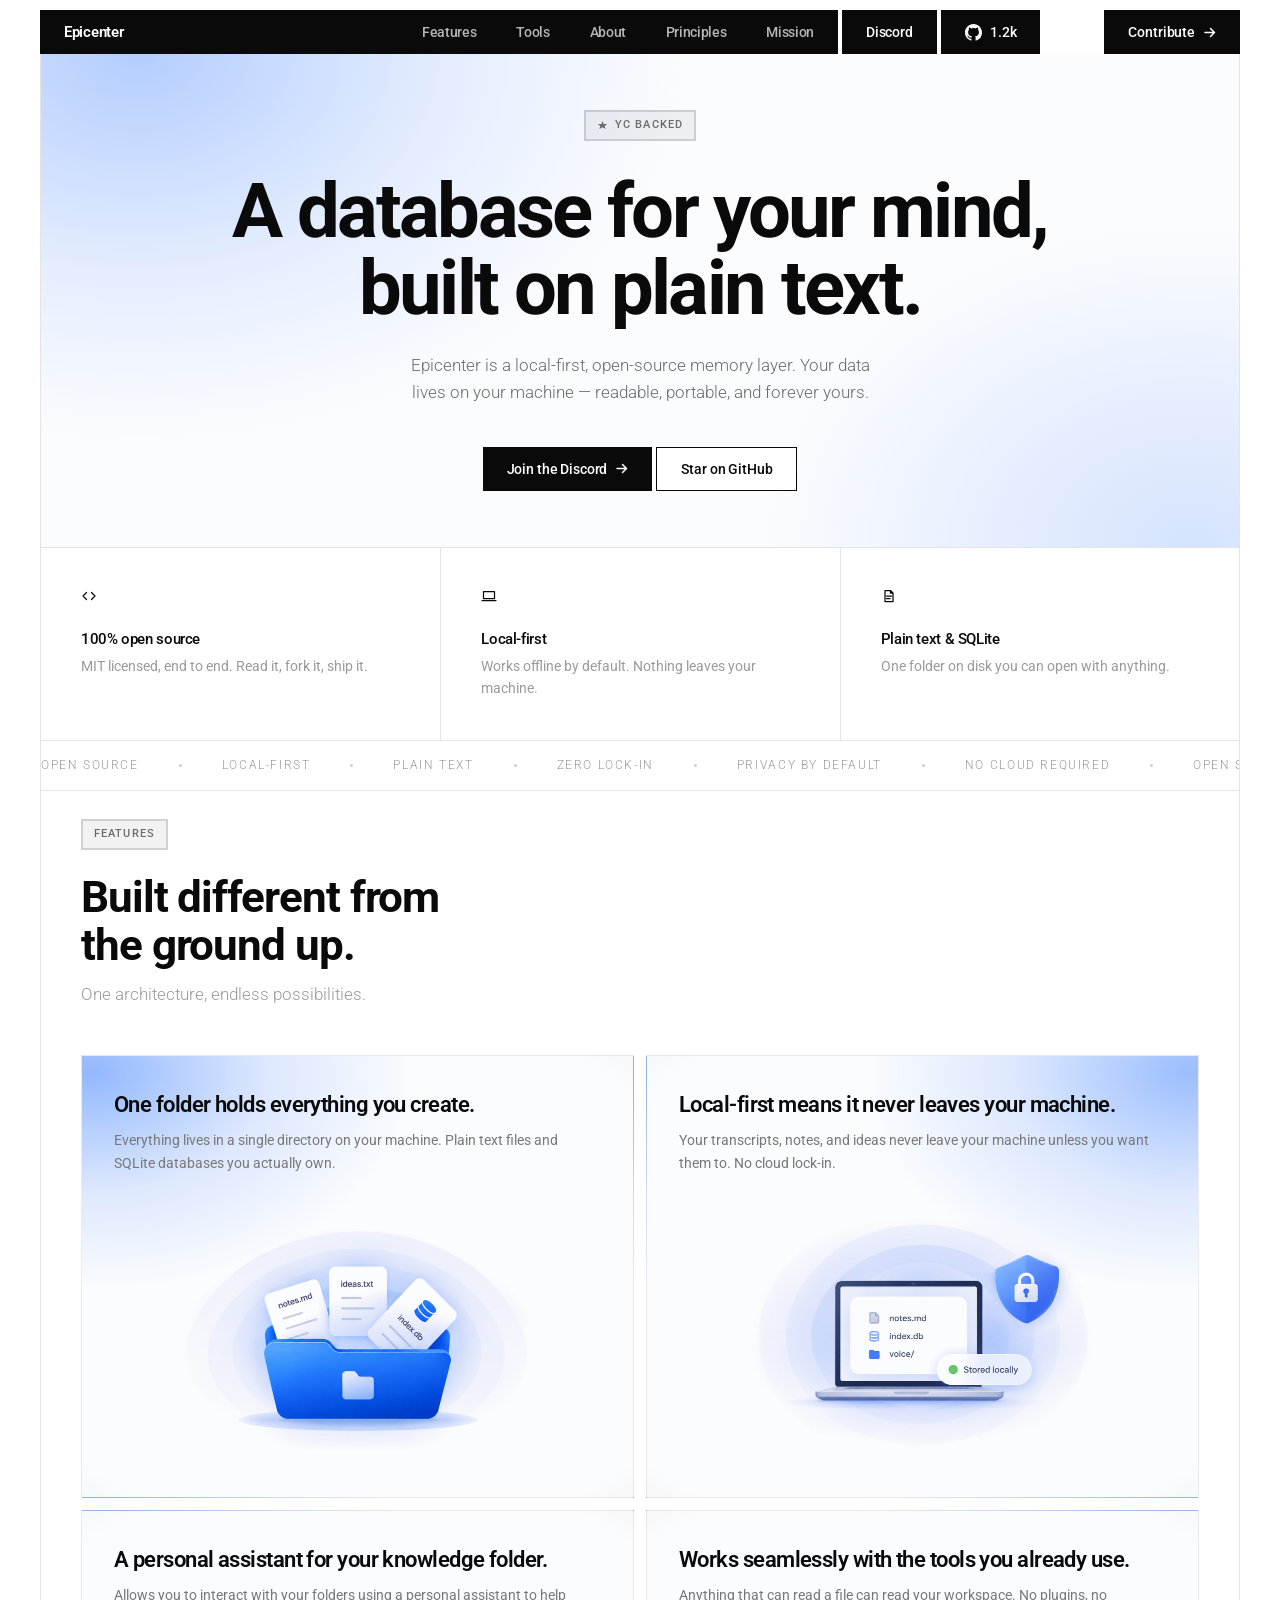
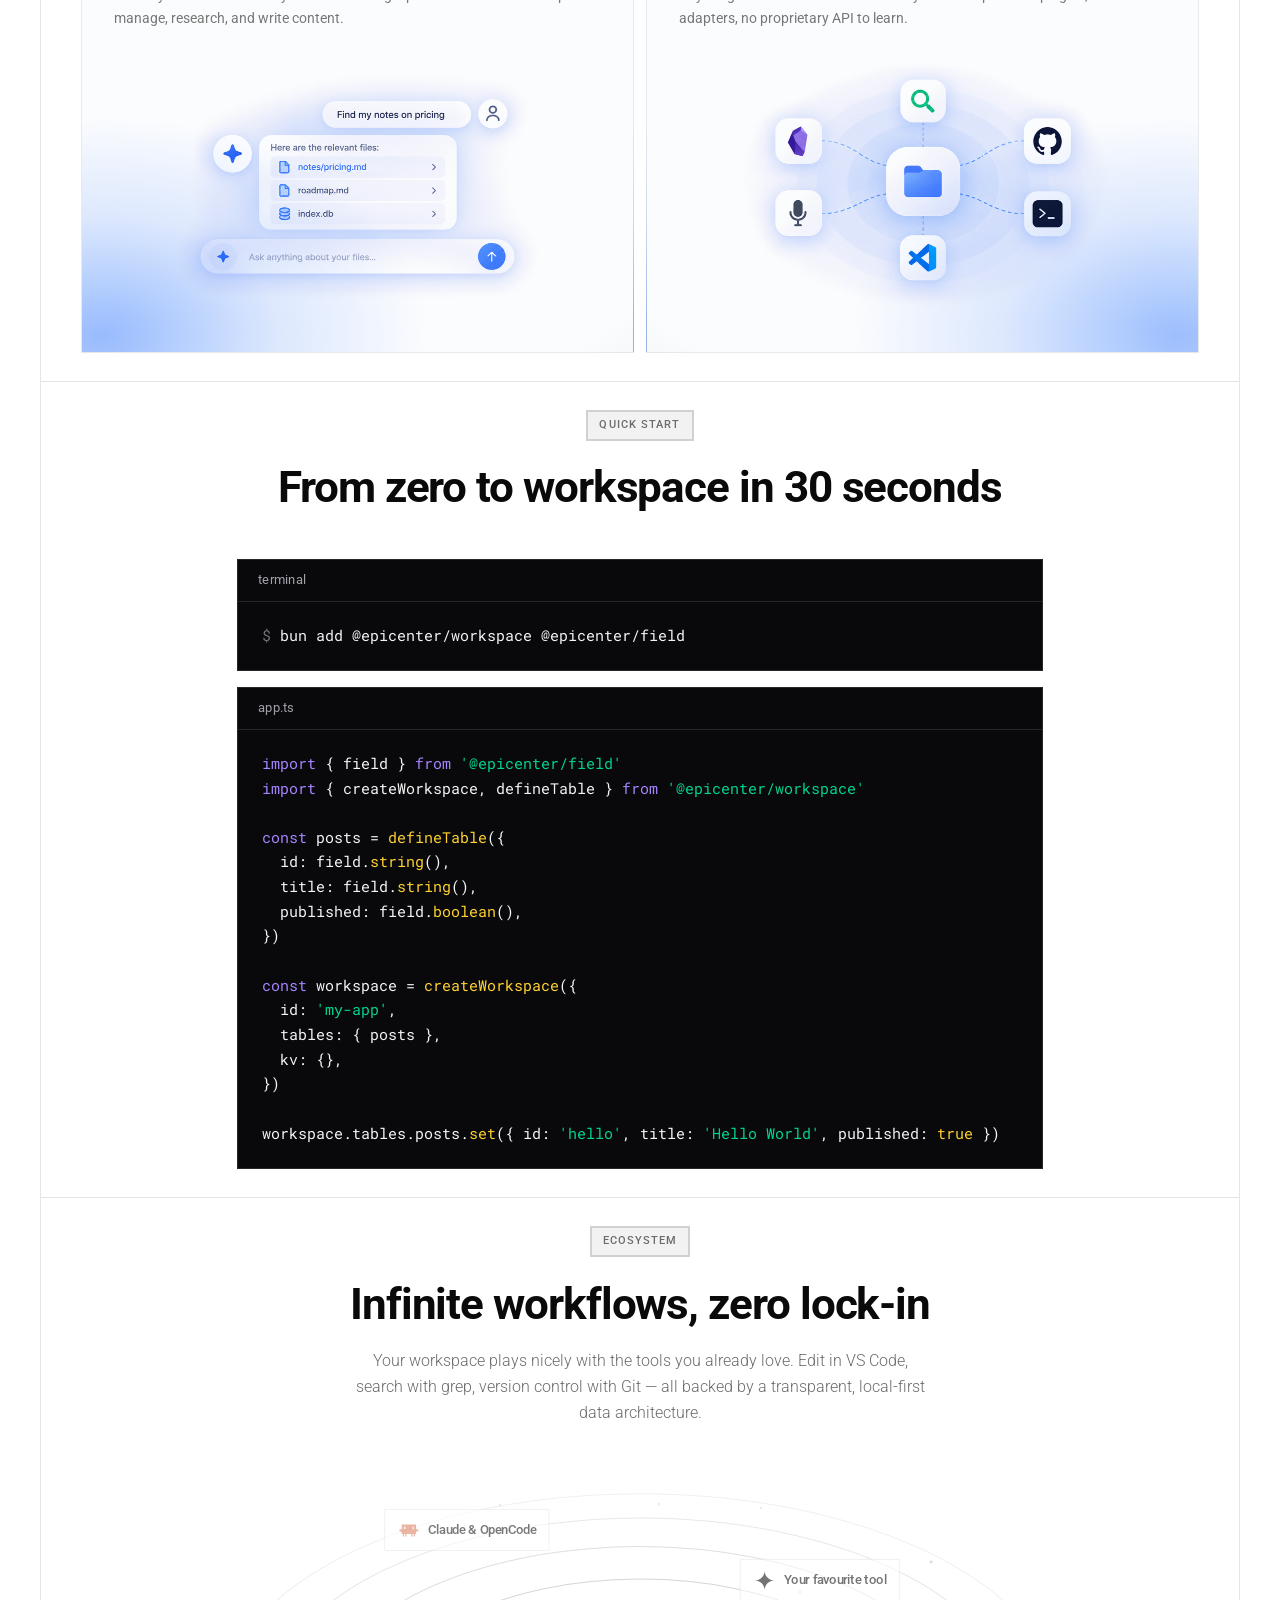
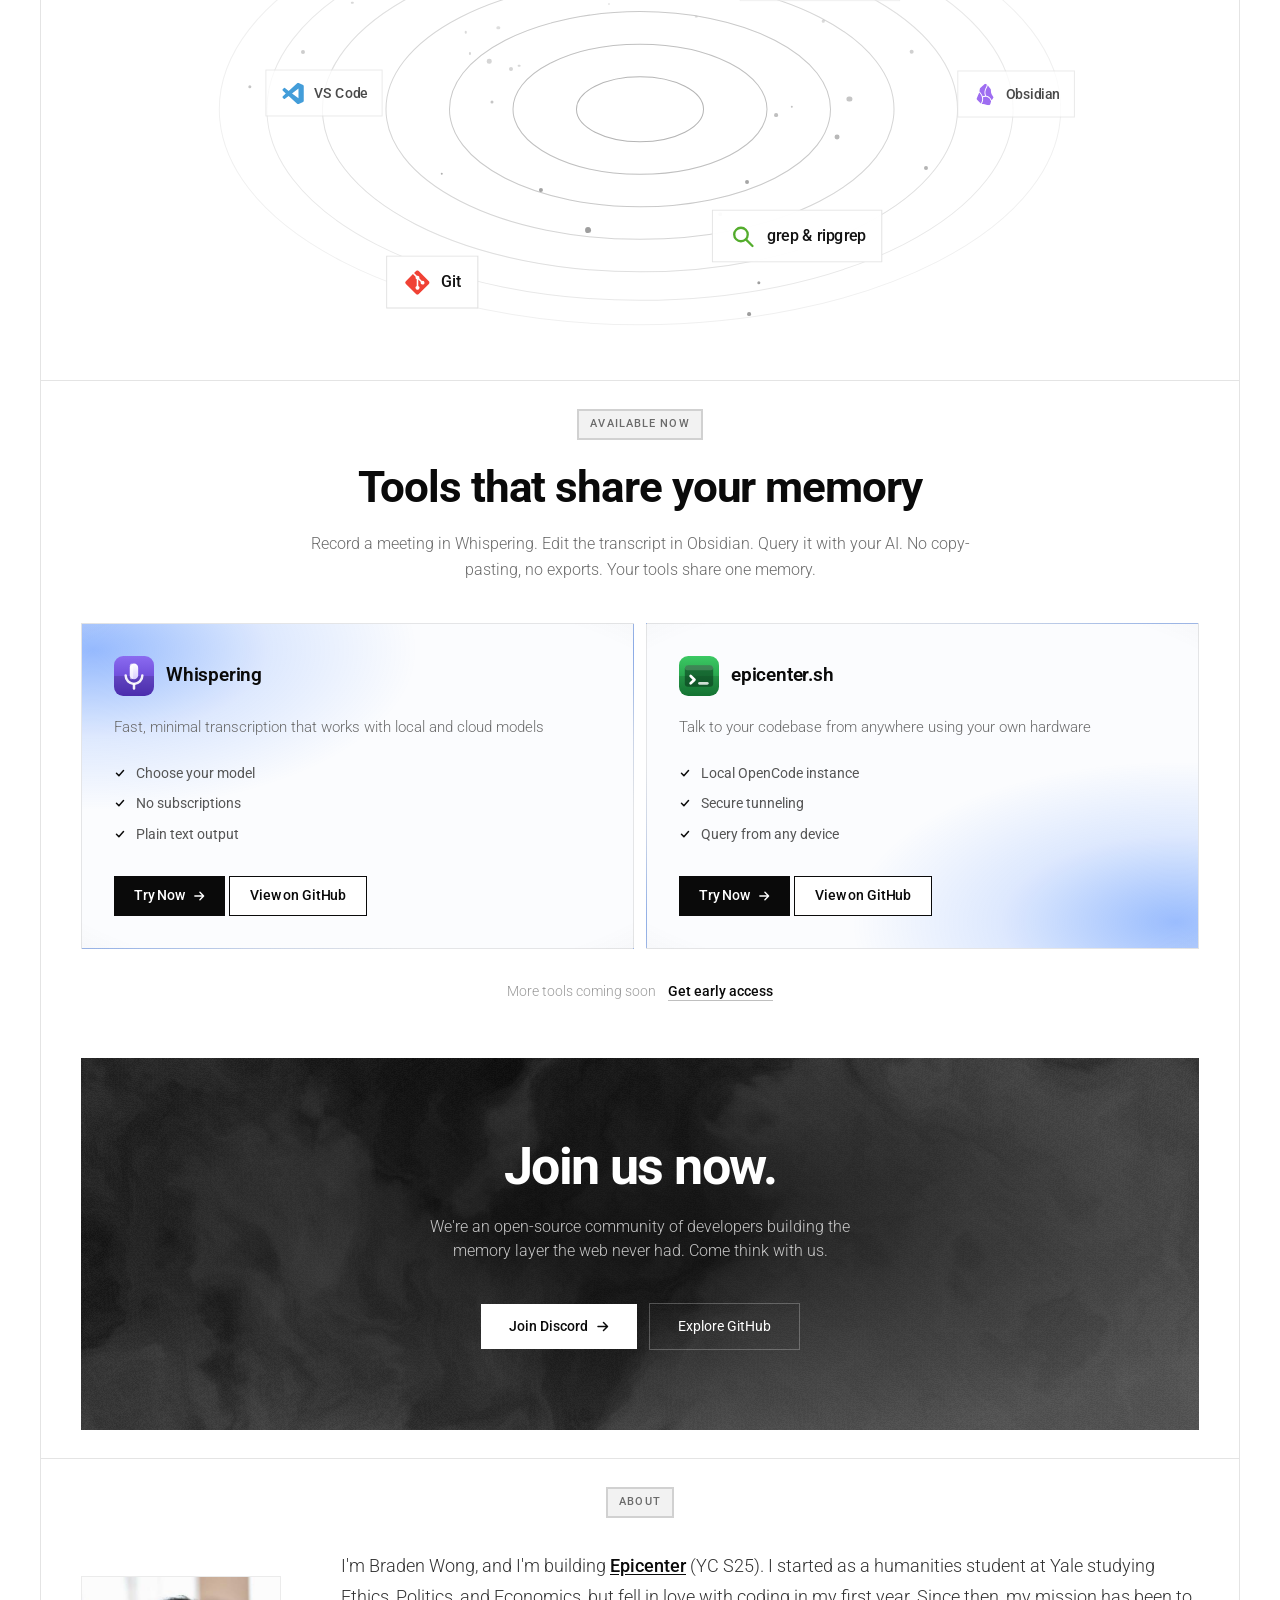
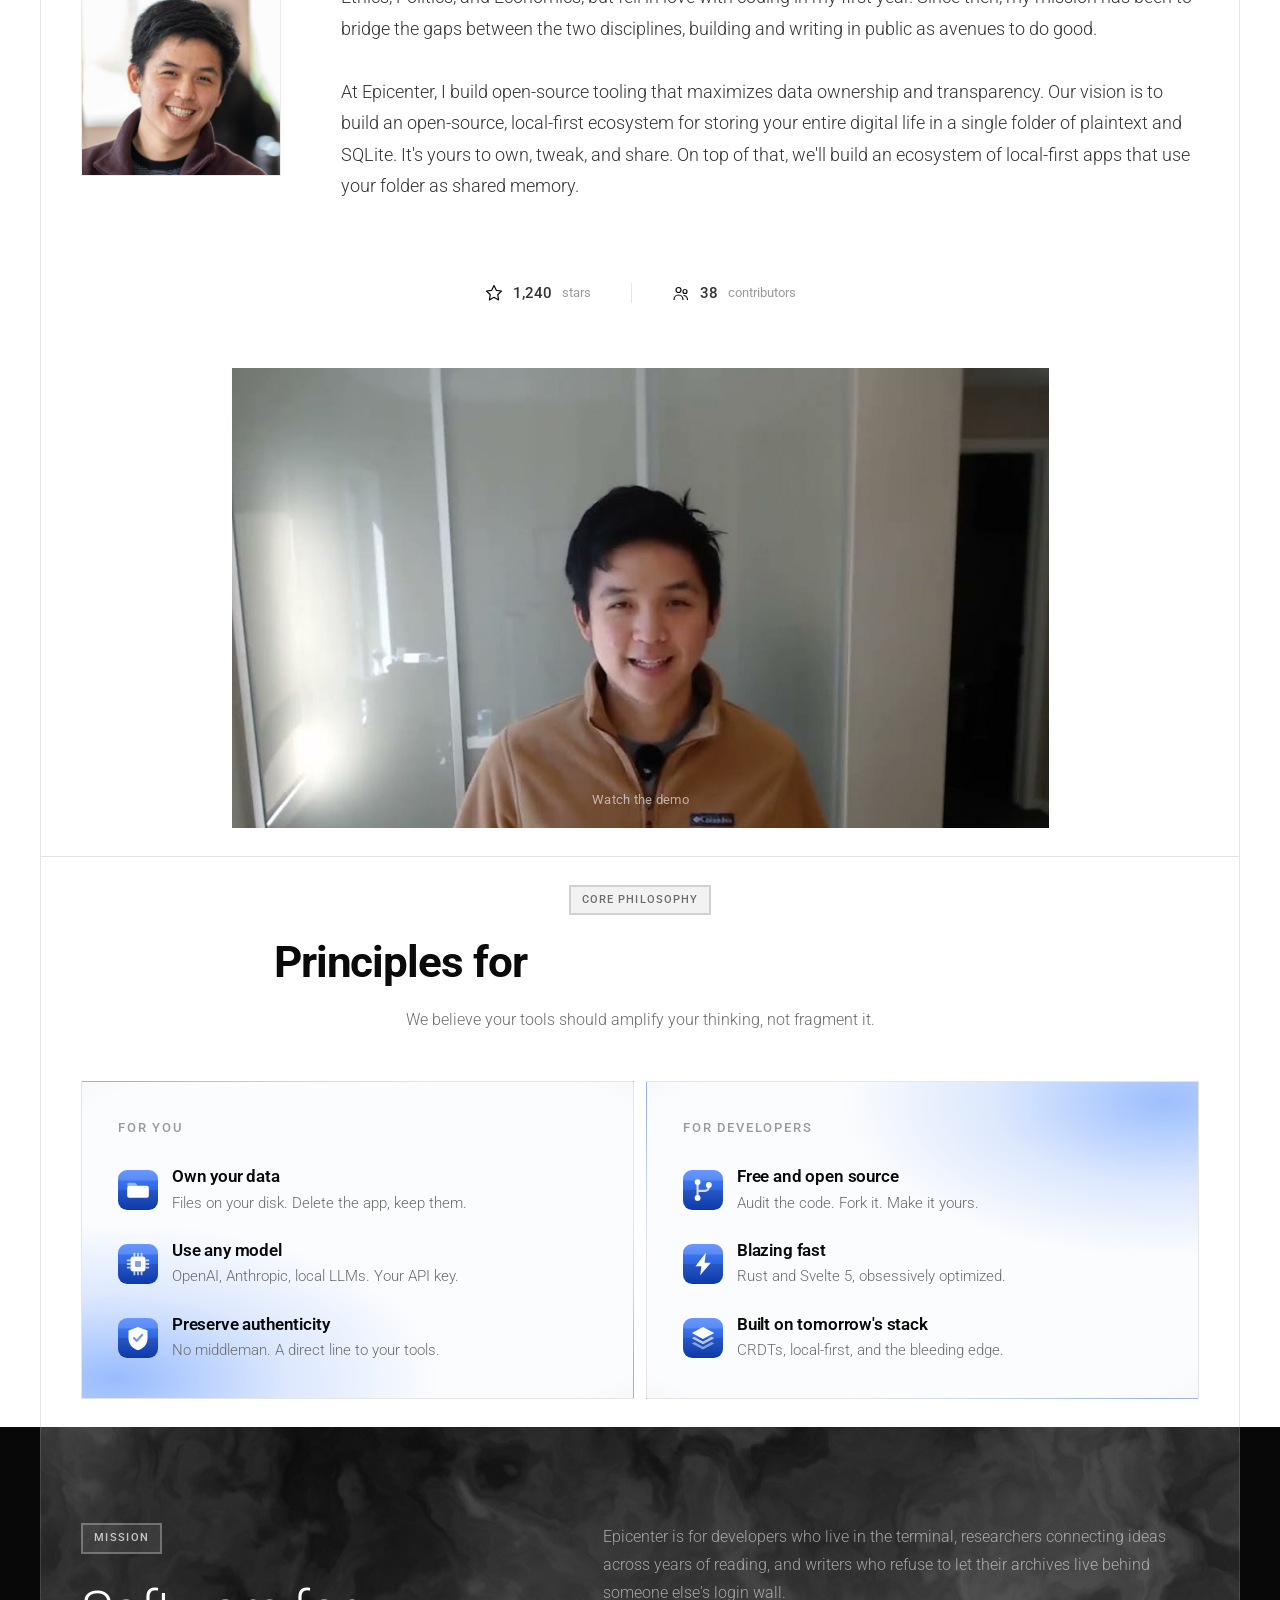
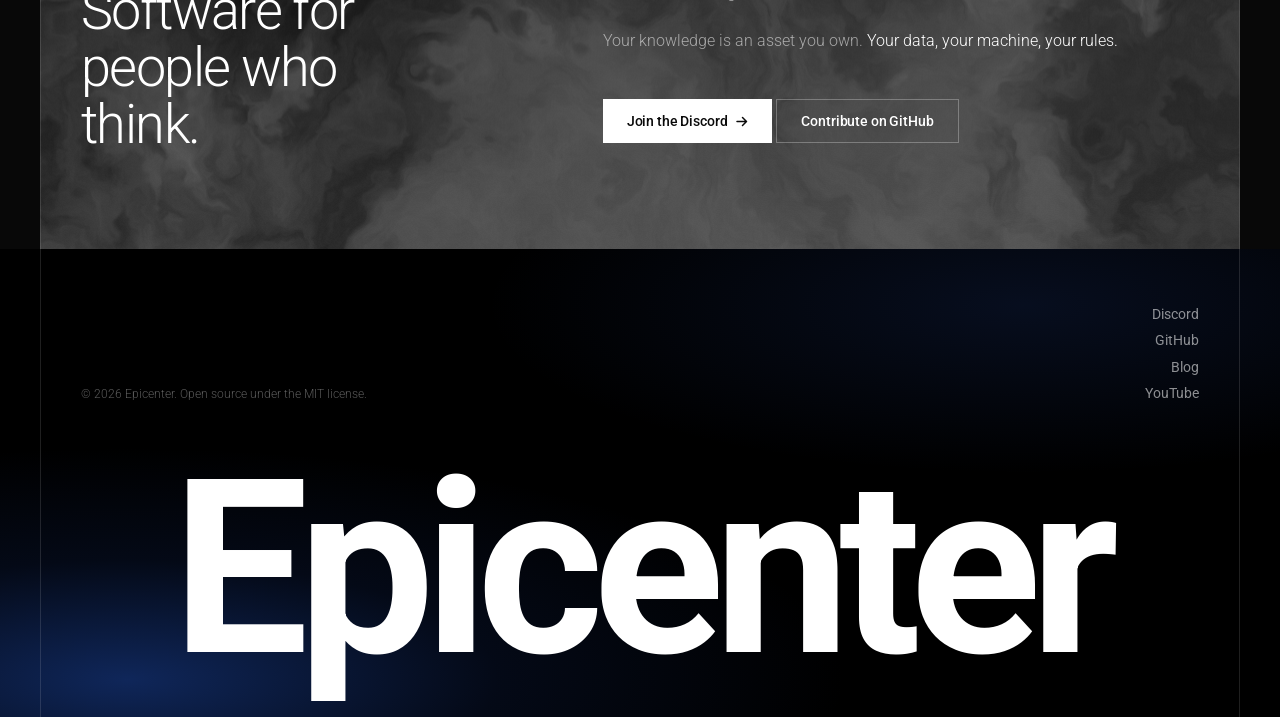
<file: prototypes/epicenter/index.html>
<!DOCTYPE html><html lang="en"> <head>
    <meta name="robots" content="noindex, nofollow" /><meta charset="UTF-8"><meta name="viewport" content="width=device-width, initial-scale=1.0"><title>Epicenter — Landing Page Redesign (Concept) — Maira</title><meta name="description" content="An unofficial concept redesign of the Epicenter landing page, built as a portfolio case study by Maira. Not affiliated with Epicenter." /><link rel="preconnect" href="https://fonts.googleapis.com"><link rel="preconnect" href="https://fonts.gstatic.com" crossorigin><link href="https://fonts.googleapis.com/css2?family=Roboto:ital,wght@0,300;0,400;0,500;0,700;1,300;1,400&family=Roboto+Mono:wght@400;500&display=swap" rel="stylesheet"><link rel="icon" type="image/svg+xml" href="./favicon.svg"><link rel="stylesheet" href="./_astro/index.Bk3pc9tX.css"><script type="module">const a="[data-reveal], .fade-in, .fade-scale, .draw-line";function s(){const n=Array.from(document.querySelectorAll(a));if(!n.length)return;const o=e=>e.classList.add("animate");if(window.matchMedia("(prefers-reduced-motion: reduce)").matches||typeof IntersectionObserver>"u"){n.forEach(o);return}const i=new IntersectionObserver(e=>{for(const t of e)t.isIntersecting&&(o(t.target),i.unobserve(t.target))},{threshold:0,rootMargin:"0px 0px 20% 0px"});n.forEach(e=>i.observe(e));const r=()=>{let e=0;for(const t of n){if(t.classList.contains("animate"))continue;t.getBoundingClientRect().top<window.innerHeight*1.25?(o(t),i.unobserve(t)):e++}e||(window.removeEventListener("scroll",r),window.removeEventListener("resize",r))};window.addEventListener("scroll",r,{passive:!0}),window.addEventListener("resize",r,{passive:!0}),r(),window.setTimeout(()=>n.forEach(o),4e3)}document.readyState==="loading"?document.addEventListener("DOMContentLoaded",s):s();
</script></head> <body>  <style>astro-island,astro-slot,astro-static-slot{display:contents}</style><script>(()=>{var e=async t=>{await(await t())()};(self.Astro||(self.Astro={})).load=e;window.dispatchEvent(new Event("astro:load"));})();;(()=>{var A=Object.defineProperty;var g=(i,o,a)=>o in i?A(i,o,{enumerable:!0,configurable:!0,writable:!0,value:a}):i[o]=a;var d=(i,o,a)=>g(i,typeof o!="symbol"?o+"":o,a);{let i={0:t=>m(t),1:t=>a(t),2:t=>new RegExp(t),3:t=>new Date(t),4:t=>new Map(a(t)),5:t=>new Set(a(t)),6:t=>BigInt(t),7:t=>new URL(t),8:t=>new Uint8Array(t),9:t=>new Uint16Array(t),10:t=>new Uint32Array(t),11:t=>1/0*t},o=t=>{let[l,e]=t;return l in i?i[l](e):void 0},a=t=>t.map(o),m=t=>typeof t!="object"||t===null?t:Object.fromEntries(Object.entries(t).map(([l,e])=>[l,o(e)]));class y extends HTMLElement{constructor(){super(...arguments);d(this,"Component");d(this,"hydrator");d(this,"hydrate",async()=>{var b;if(!this.hydrator||!this.isConnected)return;let e=(b=this.parentElement)==null?void 0:b.closest("astro-island[ssr]");if(e){e.addEventListener("astro:hydrate",this.hydrate,{once:!0});return}let c=this.querySelectorAll("astro-slot"),n={},h=this.querySelectorAll("template[data-astro-template]");for(let r of h){let s=r.closest(this.tagName);s!=null&&s.isSameNode(this)&&(n[r.getAttribute("data-astro-template")||"default"]=r.innerHTML,r.remove())}for(let r of c){let s=r.closest(this.tagName);s!=null&&s.isSameNode(this)&&(n[r.getAttribute("name")||"default"]=r.innerHTML)}let p;try{p=this.hasAttribute("props")?m(JSON.parse(this.getAttribute("props"))):{}}catch(r){let s=this.getAttribute("component-url")||"<unknown>",v=this.getAttribute("component-export");throw v&&(s+=` (export ${v})`),console.error(`[hydrate] Error parsing props for component ${s}`,this.getAttribute("props"),r),r}let u;await this.hydrator(this)(this.Component,p,n,{client:this.getAttribute("client")}),this.removeAttribute("ssr"),this.dispatchEvent(new CustomEvent("astro:hydrate"))});d(this,"unmount",()=>{this.isConnected||this.dispatchEvent(new CustomEvent("astro:unmount"))})}disconnectedCallback(){document.removeEventListener("astro:after-swap",this.unmount),document.addEventListener("astro:after-swap",this.unmount,{once:!0})}connectedCallback(){if(!this.hasAttribute("await-children")||document.readyState==="interactive"||document.readyState==="complete")this.childrenConnectedCallback();else{let e=()=>{document.removeEventListener("DOMContentLoaded",e),c.disconnect(),this.childrenConnectedCallback()},c=new MutationObserver(()=>{var n;((n=this.lastChild)==null?void 0:n.nodeType)===Node.COMMENT_NODE&&this.lastChild.nodeValue==="astro:end"&&(this.lastChild.remove(),e())});c.observe(this,{childList:!0}),document.addEventListener("DOMContentLoaded",e)}}async childrenConnectedCallback(){let e=this.getAttribute("before-hydration-url");e&&await import(e),this.start()}async start(){let e=JSON.parse(this.getAttribute("opts")),c=this.getAttribute("client");if(Astro[c]===void 0){window.addEventListener(`astro:${c}`,()=>this.start(),{once:!0});return}try{await Astro[c](async()=>{let n=this.getAttribute("renderer-url"),[h,{default:p}]=await Promise.all([import(this.getAttribute("component-url")),n?import(n):()=>()=>{}]),u=this.getAttribute("component-export")||"default";if(!u.includes("."))this.Component=h[u];else{this.Component=h;for(let f of u.split("."))this.Component=this.Component[f]}return this.hydrator=p,this.hydrate},e,this)}catch(n){console.error(`[astro-island] Error hydrating ${this.getAttribute("component-url")}`,n)}}attributeChangedCallback(){this.hydrate()}}d(y,"observedAttributes",["props"]),customElements.get("astro-island")||customElements.define("astro-island",y)}})();</script><astro-island uid="1jUXew" component-url="./_astro/Nav.D3Xk_w3i.js" component-export="default" renderer-url="./_astro/client.CWY0IrnN.js" props="{}" ssr="" client="load" opts="{&quot;name&quot;:&quot;Nav&quot;,&quot;value&quot;:true}" await-children=""><header class="sticky top-0 z-50 pt-2.5"> <div class="pointer-events-none absolute inset-0 -z-10 h-full transition-opacity duration-200 opacity-0" style="background: rgba(255,255,255,0.92); backdrop-filter: blur(8px);"></div> <div class="rail flex items-center gap-1"> <div class="relative z-10 flex h-11 flex-1 items-center justify-between bg-[#0A0A0A] pl-6"><a href="./" class="text-[15px] font-semibold tracking-[-0.02em] text-white shrink-0" data-svelte-h="svelte-jygi6a">Epicenter</a> <nav aria-label="Primary" class="hidden h-full lg:flex"><a href="#features" class="inline-flex items-center px-3.5 text-sm font-medium leading-none tracking-tight text-white/70 transition-colors hover:text-white last:pr-4 xl:px-5 xl:last:pr-6">Features </a><a href="#tools" class="inline-flex items-center px-3.5 text-sm font-medium leading-none tracking-tight text-white/70 transition-colors hover:text-white last:pr-4 xl:px-5 xl:last:pr-6">Tools </a><a href="#about" class="inline-flex items-center px-3.5 text-sm font-medium leading-none tracking-tight text-white/70 transition-colors hover:text-white last:pr-4 xl:px-5 xl:last:pr-6">About </a><a href="#principles" class="inline-flex items-center px-3.5 text-sm font-medium leading-none tracking-tight text-white/70 transition-colors hover:text-white last:pr-4 xl:px-5 xl:last:pr-6">Principles </a><a href="#missions" class="inline-flex items-center px-3.5 text-sm font-medium leading-none tracking-tight text-white/70 transition-colors hover:text-white last:pr-4 xl:px-5 xl:last:pr-6">Mission </a></nav></div>  <nav aria-label="Actions" class="hidden items-center gap-16 lg:flex" data-svelte-h="svelte-rtp917"><div class="flex items-center gap-1"><a href="#discord" class="chip">Discord</a> <a href="https://github.com/epicenter-so/epicenter" target="_blank" rel="noopener noreferrer" class="chip gap-2" aria-label="GitHub repository (1.2k stars)"><svg width="17" height="17" viewBox="0 0 16 16" fill="currentColor" aria-hidden="true"><path d="M8 0C3.58 0 0 3.58 0 8c0 3.54 2.29 6.53 5.47 7.59.4.07.55-.17.55-.38 0-.19-.01-.82-.01-1.49-2.01.37-2.53-.49-2.69-.94-.09-.23-.48-.94-.82-1.13-.28-.15-.68-.52-.01-.53.63-.01 1.08.58 1.23.82.72 1.21 1.87.87 2.33.66.07-.52.28-.87.51-1.07-1.78-.2-3.64-.89-3.64-3.95 0-.87.31-1.59.82-2.15-.08-.2-.36-1.02.08-2.12 0 0 .67-.21 2.2.82a7.4 7.4 0 0 1 2-.27c.68 0 1.36.09 2 .27 1.53-1.04 2.2-.82 2.2-.82.44 1.1.16 1.92.08 2.12.51.56.82 1.27.82 2.15 0 3.07-1.87 3.75-3.65 3.95.29.25.54.73.54 1.48 0 1.07-.01 1.93-.01 2.2 0 .21.15.46.55.38A8.01 8.01 0 0 0 16 8c0-4.42-3.58-8-8-8Z"></path></svg> <span>1.2k</span></a></div> <div class="flex items-center gap-1"><a href="#contribute" class="chip gap-2">Contribute
          <svg width="13" height="13" viewBox="0 0 13 13" fill="none" stroke="currentColor" stroke-width="1.5" stroke-linecap="round" stroke-linejoin="round" aria-hidden="true"><path d="M2 6.5h9M7.5 2.5l4 4-4 4"></path></svg></a></div></nav>  <button type="button" class="relative z-10 flex h-11 w-11 shrink-0 items-center justify-center bg-[#0A0A0A] lg:hidden" aria-expanded="false" aria-label="Open menu"><div class="relative h-5 w-5"><span class="absolute left-0 block h-px w-full bg-white transition-all duration-300" style="top: 5px"></span> <span class="absolute left-1/2 top-1/2 block h-px w-full -translate-x-1/2 -translate-y-1/2 bg-white transition-opacity duration-300" style="opacity: 1"></span> <span class="absolute left-0 block h-px w-full bg-white transition-all duration-300" style="bottom: 5px"></span></div></button></div>  </header><!--astro:end--></astro-island> <main> <!-- Hero carries its own rail so the artwork panel can span it fully --> <section class="relative" data-astro-cid-bbe6dxrz> <div class="rail" data-astro-cid-bbe6dxrz> <div class="rail-edges" data-astro-cid-bbe6dxrz> <!-- Headline block — centred inside the rails --> <div class="hero-wash flex flex-col items-center px-5 pb-12 pt-10 text-center lg:px-10 lg:pb-14 lg:pt-14" data-astro-cid-bbe6dxrz> <span class="pill mb-8 fade-in" style="--delay: 0s" data-astro-cid-bbe6dxrz> <svg width="11" height="11" viewBox="0 0 12 12" fill="none" aria-hidden="true" data-astro-cid-bbe6dxrz> <path d="M6 1l1.2 3.3H11L8.4 6.5l1 3.2L6 7.8 2.6 9.7l1-3.2L1 4.3h3.8z" fill="currentColor" data-astro-cid-bbe6dxrz></path> </svg>
YC Backed
</span> <h1 class="text-[clamp(38px,6.2vw,76px)] font-bold leading-[1.02] tracking-[-0.035em] text-ink fade-in" style="max-width: var(--frame-w); --delay: 0.06s" data-astro-cid-bbe6dxrz>
A database for your mind,<br data-astro-cid-bbe6dxrz>built on plain text.
</h1> <p class="mt-6 max-w-[54ch] text-[clamp(15px,1.35vw,19px)] font-light leading-[1.6] text-muted fade-in" style="--delay: 0.14s" data-astro-cid-bbe6dxrz>
Epicenter is a local-first, open-source memory layer. Your data lives
          on your machine &mdash; readable, portable, and forever yours.
</p> <div class="mt-10 flex flex-wrap items-center justify-center gap-1 fade-in" style="--delay: 0.22s" data-astro-cid-bbe6dxrz> <a href="#discord" class="chip gap-2" data-astro-cid-bbe6dxrz>
Join the Discord
<svg width="13" height="13" viewBox="0 0 13 13" fill="none" stroke="currentColor" stroke-width="1.5" stroke-linecap="round" stroke-linejoin="round" aria-hidden="true" data-astro-cid-bbe6dxrz> <path d="M2 6.5h9M7.5 2.5l4 4-4 4" data-astro-cid-bbe6dxrz></path> </svg> </a> <a href="https://github.com/epicenter-so/epicenter" target="_blank" rel="noopener noreferrer" class="chip-ghost" data-astro-cid-bbe6dxrz>
Star on GitHub
</a> </div> </div> <!-- The three pillars, tiled edge to edge and sharing hairlines --> <div class="hair-t grid grid-cols-1 sm:grid-cols-3" data-astro-cid-bbe6dxrz> <div class="px-5 py-8 lg:px-10 lg:py-10 " data-astro-cid-bbe6dxrz> <svg width="16" height="16" viewBox="0 0 16 16" fill="none" stroke="currentColor" stroke-width="1.25" stroke-linecap="round" stroke-linejoin="round" class="mb-6 text-ink" aria-hidden="true" data-astro-cid-bbe6dxrz> <path d="M5.5 4.5 2 8l3.5 3.5M10.5 4.5 14 8l-3.5 3.5" data-astro-cid-bbe6dxrz></path> </svg> <h2 class="text-[15px] font-medium tracking-tight text-ink" data-astro-cid-bbe6dxrz>100% open source</h2> <p class="mt-1.5 text-[13.5px] font-normal leading-relaxed text-faint" data-astro-cid-bbe6dxrz>MIT licensed, end to end. Read it, fork it, ship it.</p> </div><div class="px-5 py-8 lg:px-10 lg:py-10 border-t border-rail sm:border-t-0 sm:border-l" data-astro-cid-bbe6dxrz> <svg width="16" height="16" viewBox="0 0 16 16" fill="none" stroke="currentColor" stroke-width="1.25" stroke-linecap="round" stroke-linejoin="round" class="mb-6 text-ink" aria-hidden="true" data-astro-cid-bbe6dxrz> <path d="M2.5 3.5h11v7h-11zM1 12.5h14" data-astro-cid-bbe6dxrz></path> </svg> <h2 class="text-[15px] font-medium tracking-tight text-ink" data-astro-cid-bbe6dxrz>Local-first</h2> <p class="mt-1.5 text-[13.5px] font-normal leading-relaxed text-faint" data-astro-cid-bbe6dxrz>Works offline by default. Nothing leaves your machine.</p> </div><div class="px-5 py-8 lg:px-10 lg:py-10 border-t border-rail sm:border-t-0 sm:border-l" data-astro-cid-bbe6dxrz> <svg width="16" height="16" viewBox="0 0 16 16" fill="none" stroke="currentColor" stroke-width="1.25" stroke-linecap="round" stroke-linejoin="round" class="mb-6 text-ink" aria-hidden="true" data-astro-cid-bbe6dxrz> <path d="M4 2.5h5.5L12 5v8.5H4zM9.5 2.5V5H12M5.5 8h5M5.5 10.5h3.5" data-astro-cid-bbe6dxrz></path> </svg> <h2 class="text-[15px] font-medium tracking-tight text-ink" data-astro-cid-bbe6dxrz>Plain text &amp; SQLite</h2> <p class="mt-1.5 text-[13.5px] font-normal leading-relaxed text-faint" data-astro-cid-bbe6dxrz>One folder on disk you can open with anything.</p> </div> </div> </div> </div> </section>  <!-- One shared rail for the body: the vertical hairlines run unbroken
         from here down to the mission section, and nothing crosses them. --> <div class="rail"> <div class="rail-edges"> <div class="border-y border-rail py-4 overflow-hidden select-none"> <div class="flex items-center gap-10 animate-marquee whitespace-nowrap w-max"> <span class="flex items-center gap-10 text-[11.5px] text-[#999] uppercase tracking-[0.14em] font-light"> Open source <span class="w-[3px] h-[3px] rounded-full bg-black/20 flex-shrink-0 inline-block"></span> </span><span class="flex items-center gap-10 text-[11.5px] text-[#999] uppercase tracking-[0.14em] font-light"> Local-first <span class="w-[3px] h-[3px] rounded-full bg-black/20 flex-shrink-0 inline-block"></span> </span><span class="flex items-center gap-10 text-[11.5px] text-[#999] uppercase tracking-[0.14em] font-light"> Plain text <span class="w-[3px] h-[3px] rounded-full bg-black/20 flex-shrink-0 inline-block"></span> </span><span class="flex items-center gap-10 text-[11.5px] text-[#999] uppercase tracking-[0.14em] font-light"> Zero lock-in <span class="w-[3px] h-[3px] rounded-full bg-black/20 flex-shrink-0 inline-block"></span> </span><span class="flex items-center gap-10 text-[11.5px] text-[#999] uppercase tracking-[0.14em] font-light"> Privacy by default <span class="w-[3px] h-[3px] rounded-full bg-black/20 flex-shrink-0 inline-block"></span> </span><span class="flex items-center gap-10 text-[11.5px] text-[#999] uppercase tracking-[0.14em] font-light"> No cloud required <span class="w-[3px] h-[3px] rounded-full bg-black/20 flex-shrink-0 inline-block"></span> </span><span class="flex items-center gap-10 text-[11.5px] text-[#999] uppercase tracking-[0.14em] font-light"> Open source <span class="w-[3px] h-[3px] rounded-full bg-black/20 flex-shrink-0 inline-block"></span> </span><span class="flex items-center gap-10 text-[11.5px] text-[#999] uppercase tracking-[0.14em] font-light"> Local-first <span class="w-[3px] h-[3px] rounded-full bg-black/20 flex-shrink-0 inline-block"></span> </span><span class="flex items-center gap-10 text-[11.5px] text-[#999] uppercase tracking-[0.14em] font-light"> Plain text <span class="w-[3px] h-[3px] rounded-full bg-black/20 flex-shrink-0 inline-block"></span> </span><span class="flex items-center gap-10 text-[11.5px] text-[#999] uppercase tracking-[0.14em] font-light"> Zero lock-in <span class="w-[3px] h-[3px] rounded-full bg-black/20 flex-shrink-0 inline-block"></span> </span><span class="flex items-center gap-10 text-[11.5px] text-[#999] uppercase tracking-[0.14em] font-light"> Privacy by default <span class="w-[3px] h-[3px] rounded-full bg-black/20 flex-shrink-0 inline-block"></span> </span><span class="flex items-center gap-10 text-[11.5px] text-[#999] uppercase tracking-[0.14em] font-light"> No cloud required <span class="w-[3px] h-[3px] rounded-full bg-black/20 flex-shrink-0 inline-block"></span> </span> </div> </div> <section id="features" class="py-7 px-5 lg:px-10" data-astro-cid-vnivfuh2> <div class="w-full" data-astro-cid-vnivfuh2> <!-- Header --> <div class="mb-12 fade-in" style="--delay: 0s" data-astro-cid-vnivfuh2> <span class="pill mb-6" data-astro-cid-vnivfuh2>Features</span> <h2 class="text-[clamp(30px,3.4vw,46px)] font-bold tracking-[-0.025em] leading-[1.1] text-ink text-left" data-astro-cid-vnivfuh2>
Built different from<br data-astro-cid-vnivfuh2>the ground up.
</h2> <p class="text-[17px] text-faint font-light mt-3 text-left" data-astro-cid-vnivfuh2>
One architecture, endless possibilities.
</p> </div> <!-- 2×2 Bento grid --> <div class="grid grid-cols-1 sm:grid-cols-2 gap-3" data-astro-cid-vnivfuh2> <!-- Card 1: One folder --> <div class="bento-card grad-1 p-8 flex flex-col fade-in" style="--delay: 0.05s" data-astro-cid-vnivfuh2> <h3 class="text-[22px] font-semibold tracking-tight text-ink mb-2" data-astro-cid-vnivfuh2>One folder holds everything you create.</h3> <p class="text-[14px] text-[#777] leading-relaxed mb-6" data-astro-cid-vnivfuh2>
Everything lives in a single directory on your machine. Plain text files and SQLite databases you actually own.
</p> <div class="mt-auto flex justify-center fade-scale" style="--delay: 0.15s" data-astro-cid-vnivfuh2> <img src="./img/features/card-1.webp" width="800" height="502" alt="A folder holding notes.md, ideas.txt and index.db" loading="lazy" decoding="async" class="feat-illo w-full max-w-[400px] h-auto" data-astro-cid-vnivfuh2> </div> </div> <!-- Card 2: Local-first --> <div class="bento-card grad-2 p-8 flex flex-col fade-in" style="--delay: 0.1s" data-astro-cid-vnivfuh2> <h3 class="text-[22px] font-semibold tracking-tight text-ink mb-2" data-astro-cid-vnivfuh2>Local-first means it never leaves your machine.</h3> <p class="text-[14px] text-[#777] leading-relaxed mb-6" data-astro-cid-vnivfuh2>
Your transcripts, notes, and ideas never leave your machine unless you want them to. No cloud lock-in.
</p> <div class="mt-auto flex justify-center fade-scale" style="--delay: 0.2s" data-astro-cid-vnivfuh2> <img src="./img/features/card-2.webp" width="800" height="533" alt="A laptop listing notes.md, index.db and voice/, marked stored locally behind a lock" loading="lazy" decoding="async" class="feat-illo w-full max-w-[400px] h-auto" data-astro-cid-vnivfuh2> </div> </div> <!-- Card 3: Personal assistant --> <div class="bento-card grad-3 p-8 flex flex-col fade-in" style="--delay: 0.15s" data-astro-cid-vnivfuh2> <h3 class="text-[22px] font-semibold tracking-tight text-ink mb-2" data-astro-cid-vnivfuh2>A personal assistant for your knowledge folder.</h3> <p class="text-[14px] text-[#777] leading-relaxed mb-6" data-astro-cid-vnivfuh2>
Allows you to interact with your folders using a personal assistant to help manage, research, and write content.
</p> <div class="mt-auto flex justify-center fade-scale" style="--delay: 0.25s" data-astro-cid-vnivfuh2> <img src="./img/features/card-3.webp" width="800" height="533" alt="An assistant answering a question with links to the matching files" loading="lazy" decoding="async" class="feat-illo w-full max-w-[400px] h-auto" data-astro-cid-vnivfuh2> </div> </div> <!-- Card 4: Tools you already use --> <div class="bento-card grad-4 p-8 flex flex-col fade-in" style="--delay: 0.2s" data-astro-cid-vnivfuh2> <h3 class="text-[22px] font-semibold tracking-tight text-ink mb-2" data-astro-cid-vnivfuh2>Works seamlessly with the tools you already use.</h3> <p class="text-[14px] text-[#777] leading-relaxed mb-6" data-astro-cid-vnivfuh2>
Anything that can read a file can read your workspace. No plugins, no adapters, no proprietary API to learn.
</p> <div class="mt-auto flex justify-center fade-scale" style="--delay: 0.3s" data-astro-cid-vnivfuh2> <img src="./img/features/card-4.webp" width="800" height="533" alt="A folder wired to an editor, terminal, search, voice and other tools" loading="lazy" decoding="async" class="feat-illo w-full max-w-[400px] h-auto" data-astro-cid-vnivfuh2> </div> </div> </div> </div> </section>  <section id="quickstart" class="py-7 px-5 lg:px-10 border-t border-rail" data-astro-cid-d3yughyh> <div class="w-full" data-astro-cid-d3yughyh> <div class="mb-12 text-center fade-in" style="--delay: 0s" data-astro-cid-d3yughyh> <span class="pill mb-6" data-astro-cid-d3yughyh>Quick Start</span> <h2 class="text-[clamp(30px,3.4vw,48px)] font-bold leading-[1.06] tracking-[-0.025em] text-ink" data-astro-cid-d3yughyh>
From zero to workspace in 30 seconds
</h2> </div> <div class="mx-auto flex max-w-[806px] flex-col gap-4" data-astro-cid-d3yughyh> <div class="code-card fade-in" style="--delay: 0.08s" data-astro-cid-d3yughyh> <div class="code-head" data-astro-cid-d3yughyh>terminal</div> <pre class="code-body" data-astro-cid-d3yughyh><code data-astro-cid-d3yughyh><span class="tok-p">$</span> bun add @epicenter/workspace @epicenter/field</code></pre> </div> <div class="code-card fade-in" style="--delay: 0.14s" data-astro-cid-d3yughyh> <div class="code-head" data-astro-cid-d3yughyh>app.ts</div> <pre class="code-body" data-astro-cid-d3yughyh><code data-astro-cid-d3yughyh><span class="tok-k">import</span> { field } <span class="tok-k">from</span> <span class="tok-s">'@epicenter/field'</span>
<span class="tok-k">import</span> { createWorkspace, defineTable } <span class="tok-k">from</span> <span class="tok-s">'@epicenter/workspace'</span>

<span class="tok-k">const</span> posts = <span class="tok-f">defineTable</span>({
  id: field.<span class="tok-f">string</span>(),
  title: field.<span class="tok-f">string</span>(),
  published: field.<span class="tok-f">boolean</span>(),
})

<span class="tok-k">const</span> workspace = <span class="tok-f">createWorkspace</span>({
  id: <span class="tok-s">'my-app'</span>,
  tables: { posts },
  kv: {},
})

workspace.tables.posts.<span class="tok-f">set</span>({ id: <span class="tok-s">'hello'</span>, title: <span class="tok-s">'Hello World'</span>, published: <span class="tok-f">true</span> })</code></pre> </div> </div> </div> </section>  <!-- Token colours must be global: Astro's scoping attribute is not applied to
     markup injected through set:html, so a scoped rule would never match. -->  <section id="tools" class="py-7 px-5 lg:px-10 border-t border-rail"> <div class="w-full"> <div class="text-center mb-10 fade-in" style="--delay: 0s"> <span class="pill mb-6">Ecosystem</span> <h2 class="text-[clamp(30px,3.4vw,46px)] font-bold tracking-[-0.025em] leading-[1.08] text-ink mb-5">
Infinite workflows, zero lock-in
</h2> <p class="text-[16px] text-muted font-light max-w-xl mx-auto leading-relaxed">
Your workspace plays nicely with the tools you already love. Edit in VS Code,
        search with grep, version control with Git &mdash; all backed by a transparent,
        local&#8209;first data architecture.
</p> </div> <astro-island uid="Z1rrGpT" component-url="./_astro/EcosystemOrbit.CaATeBln.js" component-export="default" renderer-url="./_astro/client.CWY0IrnN.js" props="{}" ssr="" client="load" opts="{&quot;name&quot;:&quot;EcosystemOrbit&quot;,&quot;value&quot;:true}" await-children=""><div class="orbit-stage svelte-1ortnv7" role="group" aria-label="Tools that work with your Epicenter folder"> <svg class="orbits svelte-1ortnv7" viewBox="0 0 100 100" preserveAspectRatio="none" aria-hidden="true"><ellipse cx="50" cy="50" rx="5.68" ry="6.688" style="opacity:0.3" vector-effect="non-scaling-stroke" class="svelte-1ortnv7"></ellipse><ellipse cx="50" cy="50" rx="11.36" ry="13.376" style="opacity:0.26" vector-effect="non-scaling-stroke" class="svelte-1ortnv7"></ellipse><ellipse cx="50" cy="50" rx="17.04" ry="20.063999999999997" style="opacity:0.22" vector-effect="non-scaling-stroke" class="svelte-1ortnv7"></ellipse><ellipse cx="50" cy="50" rx="22.72" ry="26.752" style="opacity:0.17" vector-effect="non-scaling-stroke" class="svelte-1ortnv7"></ellipse><ellipse cx="50" cy="50" rx="28.400000000000002" ry="33.44" style="opacity:0.13" vector-effect="non-scaling-stroke" class="svelte-1ortnv7"></ellipse><ellipse cx="50" cy="50" rx="33.37" ry="39.291999999999994" style="opacity:0.09" vector-effect="non-scaling-stroke" class="svelte-1ortnv7"></ellipse><ellipse cx="50" cy="50" rx="37.63" ry="44.308" style="opacity:0.06" vector-effect="non-scaling-stroke" class="svelte-1ortnv7"></ellipse></svg> <span class="orbit-dot svelte-1ortnv7" style="left:42.050040575915254%; top:67.24560139291869%; width:4.1509060676032705px; height:4.1509060676032705px; opacity:0.3818315422848697;"></span><span class="orbit-dot svelte-1ortnv7" style="left:54.00323939118263%; top:30.702770777352153%; width:2.6066287045209786px; height:2.6066287045209786px; opacity:0.10428418198334151;"></span><span class="orbit-dot svelte-1ortnv7" style="left:33.61777457928203%; top:35.42156893308319%; width:2.5344839423498713px; height:2.5344839423498713px; opacity:0.15955865974682384;"></span><span class="orbit-dot svelte-1ortnv7" style="left:36.46380714695526%; top:34.363747783408044%; width:3.4457573373097117px; height:3.4457573373097117px; opacity:0.1449537393974187;"></span><span class="orbit-dot svelte-1ortnv7" style="left:58.30284046779472%; top:71.06733073875523%; width:3.5591211656825155px; height:3.5591211656825155px; opacity:0.3860635741941618;"></span><span class="orbit-dot svelte-1ortnv7" style="left:35.21892221816105%; top:9.127828391940803%; width:2.15306118068967px; height:2.15306118068967px; opacity:0.11199114612624389;"></span><span class="orbit-dot svelte-1ortnv7" style="left:68.59130942626737%; top:46.631260724910916%; width:5.048977749573838px; height:5.048977749573838px; opacity:0.22718511885724565;"></span><span class="orbit-dot svelte-1ortnv7" style="left:63.53629188595866%; top:48.571005008288424%; width:2.3145237164539023px; height:2.3145237164539023px; opacity:0.23660521330314438;"></span><span class="orbit-dot svelte-1ortnv7" style="left:14.93687962379152%; top:48.1022709515673%; width:3.428895651177074px; height:3.428895651177074px; opacity:0.24311238830863197;"></span><span class="orbit-dot svelte-1ortnv7" style="left:62.191451116273015%; top:50.34846405858946%; width:3.730748165026236px; height:3.730748165026236px; opacity:0.25364013927195395;"></span><span class="orbit-dot svelte-1ortnv7" style="left:36.01125397498001%; top:41.28307306161241%; width:4.626333198479791px; height:4.626333198479791px; opacity:0.17983664490066345;"></span><span class="orbit-dot svelte-1ortnv7" style="left:34.23206209380454%; top:39.77111916122225%; width:2.1645163776490004px; height:2.1645163776490004px; opacity:0.17761726476207568;"></span><span class="orbit-dot svelte-1ortnv7" style="left:46.07177091998345%; top:28.633731523703243%; width:2.079896042893934px; height:2.079896042893934px; opacity:0.10339584179818608;"></span><span class="orbit-dot svelte-1ortnv7" style="left:73.6297485508239%; top:36.4742127480408%; width:4.629436122199465px; height:4.629436122199465px; opacity:0.18441865419063608;"></span><span class="orbit-dot svelte-1ortnv7" style="left:46.73618178526498%; top:75.16681427290229%; width:5.887428439330516px; height:5.887428439330516px; opacity:0.3982811523469896;"></span><span class="orbit-dot svelte-1ortnv7" style="left:23.165280859067394%; top:30.215080120454505%; width:2.4473974176844604px; height:2.4473974176844604px; opacity:0.1703936116971751;"></span><span class="orbit-dot svelte-1ortnv7" style="left:59.80064309650565%; top:75.24812058059399%; width:6.09306134871126px; height:6.09306134871126px; opacity:0.38642543266622376;"></span><span class="orbit-dot svelte-1ortnv7" style="left:38.06036614876909%; top:42.693563103424%; width:4.084580474819707px; height:4.084580474819707px; opacity:0.18082676861031888;"></span><span class="orbit-dot svelte-1ortnv7" style="left:49.420740947317114%; top:7.8735299204349545%; width:2.593717708497394px; height:2.593717708497394px; opacity:0.10001965654871821;"></span><span class="orbit-dot svelte-1ortnv7" style="left:61.99255237618081%; top:91.42346873117472%; width:3.7851669270498673px; height:3.7851669270498673px; opacity:0.3919773959111664;"></span><span class="orbit-dot svelte-1ortnv7" style="left:62.512394609484886%; top:84.90223803304751%; width:3.3465079495625814px; height:3.3465079495625814px; opacity:0.3881925363627403;"></span><span class="orbit-dot svelte-1ortnv7" style="left:67.8631097456019%; top:54.41697707319955%; width:4.82462553020885px; height:4.82462553020885px; opacity:0.28082764328015475;"></span><span class="orbit-dot svelte-1ortnv7" style="left:62.9589008863927%; top:24.901486732897443%; width:3.131016175883737px; height:3.131016175883737px; opacity:0.12182780747000121;"></span><span class="orbit-dot svelte-1ortnv7" style="left:74.38499936376672%; top:18.002337589873%; width:2.8446182116027394px; height:2.8446182116027394px; opacity:0.1383578080215933;"></span><span class="orbit-dot svelte-1ortnv7" style="left:76.20028623321505%; top:60.25542463144929%; width:3.999666977902151px; height:3.999666977902151px; opacity:0.2973183742644856;"></span><span class="orbit-dot svelte-1ortnv7" style="left:65.41515609298294%; top:30.853126592568827%; width:2.4424269648880963px; height:2.4424269648880963px; opacity:0.14114020197748414;"></span><span class="orbit-dot svelte-1ortnv7" style="left:33.04622209004144%; top:64.6675274790765%; width:2.486364314911564px; height:2.486364314911564px; opacity:0.3388162556829829;"></span><span class="orbit-dot svelte-1ortnv7" style="left:38.747056343106735%; top:41.938454928308076%; width:2.801520730357009px; height:2.801520730357009px; opacity:0.17203363771933644;"></span><span class="orbit-dot svelte-1ortnv7" style="left:19.288344667638217%; top:40.631360552861196%; width:4.146856531057319px; height:4.146856531057319px; opacity:0.21238075816488536;"></span><span class="orbit-dot svelte-1ortnv7" style="left:58.61040859729055%; top:7.933094945160782%; width:2.01115431523042px; height:2.01115431523042px; opacity:0.10417532139749311;"></span><span class="orbit-dot svelte-1ortnv7" style="left:36.67268746710223%; top:49.594018862512826%; width:3.1134287655843904px; height:3.1134287655843904px; opacity:0.24612062901932108;"></span><span class="orbit-dot svelte-1ortnv7" style="left:60.33352109022822%; top:64.34424668254238%; width:3.9117504780048704px; height:3.9117504780048704px; opacity:0.36439021223718016;"></span> <button type="button" class="orbit-node svelte-1ortnv7" style="left:83.39679061830947%; top:44.4734361608758%; transform: translate(-50%,-50%) scale(0.9319074968751915); opacity:0.7265984557695844; z-index:44;" aria-label="Obsidian. Edit your notes in your favourite knowledge management tool."><span class="ico svelte-1ortnv7" aria-hidden="true"><svg width="23" height="23" viewBox="0 0 24 24" fill="#7C3AED" aria-hidden="true"><path d="M19.355 18.538a68.967 68.959 0 0 0 1.858-2.954.81.81 0 0 0-.062-.9c-.516-.685-1.504-2.075-2.042-3.362-.553-1.321-.636-3.375-.64-4.377a1.707 1.707 0 0 0-.358-1.05l-3.198-4.064a3.744 3.744 0 0 1-.076.543c-.106.503-.307 1.004-.536 1.5-.134.29-.29.6-.446.914l-.31.626c-.516 1.068-.997 2.227-1.132 3.59-.124 1.26.046 2.73.815 4.481.128.011.257.025.386.044a6.363 6.363 0 0 1 3.326 1.505c.916.79 1.744 1.922 2.415 3.5zM8.199 22.569c.073.012.146.02.22.02.78.024 2.095.092 3.16.29.87.16 2.593.64 4.01 1.055 1.083.316 2.198-.548 2.355-1.664.114-.814.33-1.735.725-2.58l-.01.005c-.67-1.87-1.522-3.078-2.416-3.849a5.295 5.295 0 0 0-2.778-1.257c-1.54-.216-2.952.19-3.84.45.532 2.218.368 4.829-1.425 7.531zM5.533 9.938c-.023.1-.056.197-.098.29L2.82 16.059a1.602 1.602 0 0 0 .313 1.772l4.116 4.24c2.103-3.101 1.796-6.02.836-8.3-.728-1.73-1.832-3.081-2.55-3.831zM9.32 14.01c.615-.183 1.606-.465 2.745-.534-.683-1.725-.848-3.233-.716-4.577.154-1.552.7-2.847 1.235-3.95.113-.235.223-.454.328-.664.149-.297.288-.577.419-.86.217-.47.379-.885.46-1.27.08-.38.08-.72-.014-1.043-.095-.325-.297-.675-.68-1.06a1.6 1.6 0 0 0-1.475.36l-4.95 4.452a1.602 1.602 0 0 0-.513.952l-.427 2.83c.672.59 2.328 2.316 3.335 4.711.09.21.175.43.253.653z"></path></svg></span> <span class="lbl">Obsidian</span> </button><button type="button" class="orbit-node svelte-1ortnv7" style="left:65.44111857772327%; top:75.02451367000587%; transform: translate(-50%,-50%) scale(1.0551722092687432); opacity:0.9541640786499874; z-index:82;" aria-label="grep &amp; ripgrep. Search your entire workspace with blazing fast Unix tools."><span class="ico svelte-1ortnv7" aria-hidden="true"><svg width="23" height="23" viewBox="0 0 18 18" fill="none" stroke="#4EAA25" stroke-width="1.7" stroke-linecap="round" aria-hidden="true"><circle cx="7.5" cy="7.5" r="5"></circle><line x1="11.3" y1="11.3" x2="16" y2="16"></line></svg></span> <span class="lbl">grep &amp; ripgrep</span> </button><button type="button" class="orbit-node svelte-1ortnv7" style="left:33.33375952110089%; top:86.90720938150315%; transform: translate(-50%,-50%) scale(1.0647831870716604); opacity:0.9719074222861425; z-index:85;" aria-label="Git. Version control your ideas, notes, and transcriptions."><span class="ico svelte-1ortnv7" aria-hidden="true"><svg width="23" height="23" viewBox="0 0 24 24" fill="#F03C2E" aria-hidden="true"><path d="M13.09 23.549a1.54 1.54 0 0 1-2.18 0L.451 13.089a1.54 1.54 0 0 1 0-2.179l7.191-7.19 2.733 2.733a1.85 1.85 0 0 0 .964 2.326v6.66a1.849 1.849 0 1 0 1.54 0V8.957l2.508 2.508a1.85 1.85 0 1 0 1.09-1.09l-2.634-2.634a1.85 1.85 0 0 0-2.378-2.377L8.73 2.63 10.91.451a1.54 1.54 0 0 1 2.179 0l10.459 10.46a1.54 1.54 0 0 1 0 2.179z"></path></svg></span> <span class="lbl">Git</span> </button><button type="button" class="orbit-node svelte-1ortnv7" style="left:21.61730051265768%; top:48.83296083026837%; transform: translate(-50%,-50%) scale(0.9454630654286749); opacity:0.7516241207913998; z-index:49;" aria-label="VS Code. Open any file in your preferred code editor."><span class="ico svelte-1ortnv7" aria-hidden="true"><svg width="23" height="23" viewBox="0 0 24 24" fill="#007ACC" aria-hidden="true"><path d="M23.15 2.587L18.21.21a1.494 1.494 0 0 0-1.705.29l-9.46 8.63-4.12-3.128a.999.999 0 0 0-1.276.057L.327 7.261A1 1 0 0 0 .326 8.74L3.899 12 .326 15.26a1 1 0 0 0 .001 1.479L1.65 17.94a.999.999 0 0 0 1.276.057l4.12-3.128 9.46 8.63a1.492 1.492 0 0 0 1.704.29l4.942-2.377A1.5 1.5 0 0 0 24 20.06V3.939a1.5 1.5 0 0 0-.85-1.352zm-5.146 14.861L10.826 12l7.178-5.448v10.896z"></path></svg></span> <span class="lbl">VS Code</span> </button><button type="button" class="orbit-node svelte-1ortnv7" style="left:32.60499999999999%; top:14.52413535937427%; transform: translate(-50%,-50%) scale(0.837416697508023); opacity:0.5521539030917347; z-index:15;" aria-label="Claude &amp; OpenCode. Supercharge your workflow with AI that understands your context."><span class="ico svelte-1ortnv7" aria-hidden="true"><svg width="23" height="23" viewBox="0 0 24 24" fill="#D97757" aria-hidden="true"><path d="M21 10.5h3v3h-3v3h-1.5v3H18v-3h-1.5v3H15v-3H9v3H7.5v-3H6v3H4.5v-3H3v-3H0v-3h3v-6h18Zm-15 0h1.5v-3H6Zm10.5 0H18v-3h-1.5z"></path></svg></span> <span class="lbl">Claude &amp; OpenCode</span> </button><button type="button" class="orbit-node svelte-1ortnv7" style="left:64.67346442661744%; top:22.350239872915886%; transform: translate(-50%,-50%) scale(0.8397537474996646); opacity:0.5564684569224577; z-index:16;" aria-label="Your favourite tool. Plain text and SQLite mean your tools work too. No proprietary formats."><span class="ico svelte-1ortnv7" aria-hidden="true"><svg width="23" height="23" viewBox="0 0 24 24" fill="#0A0A0A" aria-hidden="true"><path d="M12 0c0 6.627 5.373 12 12 12-6.627 0-12 5.373-12 12 0-6.627-5.373-12-12-12 6.627 0 12-5.373 12-12z"></path></svg></span> <span class="lbl">Your favourite tool</span> </button>  </div><!--astro:end--></astro-island> </div> </section> <section id="available" class="py-7 px-5 lg:px-10 border-t border-rail" data-astro-cid-vm72xfgn> <div class="w-full" data-astro-cid-vm72xfgn> <div class="mb-10 text-center fade-in" style="--delay: 0s" data-astro-cid-vm72xfgn> <span class="pill mb-6" data-astro-cid-vm72xfgn>Available now</span> <h2 class="text-[clamp(30px,3.4vw,46px)] font-bold tracking-[-0.025em] leading-[1.08] text-ink mb-5" data-astro-cid-vm72xfgn>
Tools that share your memory
</h2> <p class="mx-auto max-w-2xl text-[16px] font-light leading-relaxed text-muted" data-astro-cid-vm72xfgn>
Record a meeting in Whispering. Edit the transcript in Obsidian. Query it with
        your AI. No copy-pasting, no exports. Your tools share one memory.
</p> </div> <div class="grid grid-cols-1 gap-3 lg:grid-cols-2" data-astro-cid-vm72xfgn> <div class="tool-card grad-5 flex flex-col p-7 lg:p-8 fade-in" style="--delay: 0.08s" data-astro-cid-vm72xfgn> <div class="mb-5 flex items-center gap-3" data-astro-cid-vm72xfgn> <span class="tool-ico" data-astro-cid-vm72xfgn> <svg width="40" height="40" viewBox="0 0 48 48" aria-hidden="true" data-astro-cid-vm72xfgn> <defs data-astro-cid-vm72xfgn> <linearGradient id="wsTile" x1="0" y1="0" x2="0" y2="1" data-astro-cid-vm72xfgn> <stop offset="0" stop-color="#8B6BF0" data-astro-cid-vm72xfgn></stop> <stop offset="1" stop-color="#5533C7" data-astro-cid-vm72xfgn></stop> </linearGradient> <linearGradient id="wsBody" x1="0" y1="0" x2="0" y2="1" data-astro-cid-vm72xfgn> <stop offset="0" stop-color="#FFFFFF" data-astro-cid-vm72xfgn></stop> <stop offset="1" stop-color="#D9CEFF" data-astro-cid-vm72xfgn></stop> </linearGradient> </defs> <rect width="48" height="48" rx="11" fill="url(#wsTile)" data-astro-cid-vm72xfgn></rect> <path d="M0 24h48v13a11 11 0 0 1-11 11H11A11 11 0 0 1 0 37z" fill="#000" opacity="0.13" data-astro-cid-vm72xfgn></path> <rect x="19" y="9" width="10" height="19" rx="5" fill="url(#wsBody)" data-astro-cid-vm72xfgn></rect> <rect x="19" y="9" width="4" height="19" rx="2" fill="#fff" opacity="0.55" data-astro-cid-vm72xfgn></rect> <path d="M14 23.5a10 10 0 0 0 20 0" fill="none" stroke="#fff" stroke-width="3" stroke-linecap="round" opacity="0.92" data-astro-cid-vm72xfgn></path> <path d="M24 33.5V39" fill="none" stroke="#fff" stroke-width="3" stroke-linecap="round" opacity="0.92" data-astro-cid-vm72xfgn></path> </svg> </span> <h3 class="text-[19px] font-semibold tracking-[-0.01em] text-ink" data-astro-cid-vm72xfgn>Whispering</h3> </div> <p class="mb-6 text-[14.5px] font-light leading-relaxed text-muted" data-astro-cid-vm72xfgn>Fast, minimal transcription that works with local and cloud models</p> <ul class="mb-8 flex flex-col gap-2.5" data-astro-cid-vm72xfgn> <li class="flex items-center gap-2.5 text-[13.5px] text-[#555]" data-astro-cid-vm72xfgn> <svg width="12" height="12" viewBox="0 0 12 12" fill="none" stroke="#0A0A0A" stroke-width="1.5" stroke-linecap="round" stroke-linejoin="round" aria-hidden="true" data-astro-cid-vm72xfgn> <path d="M2.5 6.3l2.4 2.4L9.5 3.6" data-astro-cid-vm72xfgn></path> </svg> Choose your model </li><li class="flex items-center gap-2.5 text-[13.5px] text-[#555]" data-astro-cid-vm72xfgn> <svg width="12" height="12" viewBox="0 0 12 12" fill="none" stroke="#0A0A0A" stroke-width="1.5" stroke-linecap="round" stroke-linejoin="round" aria-hidden="true" data-astro-cid-vm72xfgn> <path d="M2.5 6.3l2.4 2.4L9.5 3.6" data-astro-cid-vm72xfgn></path> </svg> No subscriptions </li><li class="flex items-center gap-2.5 text-[13.5px] text-[#555]" data-astro-cid-vm72xfgn> <svg width="12" height="12" viewBox="0 0 12 12" fill="none" stroke="#0A0A0A" stroke-width="1.5" stroke-linecap="round" stroke-linejoin="round" aria-hidden="true" data-astro-cid-vm72xfgn> <path d="M2.5 6.3l2.4 2.4L9.5 3.6" data-astro-cid-vm72xfgn></path> </svg> Plain text output </li> </ul> <div class="mt-auto flex flex-wrap items-center gap-1" data-astro-cid-vm72xfgn> <a href="https://github.com/EpicenterHQ/epicenter/releases" target="_blank" rel="noopener noreferrer" class="btn-solid gap-2" data-astro-cid-vm72xfgn>
Try Now
<svg width="12" height="12" viewBox="0 0 13 13" fill="none" stroke="currentColor" stroke-width="1.5" stroke-linecap="round" stroke-linejoin="round" aria-hidden="true" data-astro-cid-vm72xfgn> <path d="M2 6.5h9M7.5 2.5l4 4-4 4" data-astro-cid-vm72xfgn></path> </svg> </a> <a href="https://github.com/EpicenterHQ/epicenter/tree/main/apps/whispering" target="_blank" rel="noopener noreferrer" class="btn-ghost" data-astro-cid-vm72xfgn>
View on GitHub
</a> </div> </div><div class="tool-card grad-6 flex flex-col p-7 lg:p-8 fade-in" style="--delay: 0.15000000000000002s" data-astro-cid-vm72xfgn> <div class="mb-5 flex items-center gap-3" data-astro-cid-vm72xfgn> <span class="tool-ico" data-astro-cid-vm72xfgn> <svg width="40" height="40" viewBox="0 0 48 48" aria-hidden="true" data-astro-cid-vm72xfgn> <defs data-astro-cid-vm72xfgn> <linearGradient id="shTile" x1="0" y1="0" x2="0" y2="1" data-astro-cid-vm72xfgn> <stop offset="0" stop-color="#3BC963" data-astro-cid-vm72xfgn></stop> <stop offset="1" stop-color="#17843A" data-astro-cid-vm72xfgn></stop> </linearGradient> </defs> <rect width="48" height="48" rx="11" fill="url(#shTile)" data-astro-cid-vm72xfgn></rect> <path d="M0 24h48v13a11 11 0 0 1-11 11H11A11 11 0 0 1 0 37z" fill="#000" opacity="0.13" data-astro-cid-vm72xfgn></path> <rect x="7" y="11" width="34" height="26" rx="4" fill="#08351A" opacity="0.55" data-astro-cid-vm72xfgn></rect> <rect x="7" y="11" width="34" height="6" rx="3" fill="#fff" opacity="0.16" data-astro-cid-vm72xfgn></rect> <path d="M14 24l4.6 4.4-4.6 4.4" fill="none" stroke="#fff" stroke-width="3.2" stroke-linecap="round" stroke-linejoin="round" data-astro-cid-vm72xfgn></path> <path d="M24.5 32.8H34" fill="none" stroke="#fff" stroke-width="3.2" stroke-linecap="round" opacity="0.8" data-astro-cid-vm72xfgn></path> </svg> </span> <h3 class="text-[19px] font-semibold tracking-[-0.01em] text-ink" data-astro-cid-vm72xfgn>epicenter.sh</h3> </div> <p class="mb-6 text-[14.5px] font-light leading-relaxed text-muted" data-astro-cid-vm72xfgn>Talk to your codebase from anywhere using your own hardware</p> <ul class="mb-8 flex flex-col gap-2.5" data-astro-cid-vm72xfgn> <li class="flex items-center gap-2.5 text-[13.5px] text-[#555]" data-astro-cid-vm72xfgn> <svg width="12" height="12" viewBox="0 0 12 12" fill="none" stroke="#0A0A0A" stroke-width="1.5" stroke-linecap="round" stroke-linejoin="round" aria-hidden="true" data-astro-cid-vm72xfgn> <path d="M2.5 6.3l2.4 2.4L9.5 3.6" data-astro-cid-vm72xfgn></path> </svg> Local OpenCode instance </li><li class="flex items-center gap-2.5 text-[13.5px] text-[#555]" data-astro-cid-vm72xfgn> <svg width="12" height="12" viewBox="0 0 12 12" fill="none" stroke="#0A0A0A" stroke-width="1.5" stroke-linecap="round" stroke-linejoin="round" aria-hidden="true" data-astro-cid-vm72xfgn> <path d="M2.5 6.3l2.4 2.4L9.5 3.6" data-astro-cid-vm72xfgn></path> </svg> Secure tunneling </li><li class="flex items-center gap-2.5 text-[13.5px] text-[#555]" data-astro-cid-vm72xfgn> <svg width="12" height="12" viewBox="0 0 12 12" fill="none" stroke="#0A0A0A" stroke-width="1.5" stroke-linecap="round" stroke-linejoin="round" aria-hidden="true" data-astro-cid-vm72xfgn> <path d="M2.5 6.3l2.4 2.4L9.5 3.6" data-astro-cid-vm72xfgn></path> </svg> Query from any device </li> </ul> <div class="mt-auto flex flex-wrap items-center gap-1" data-astro-cid-vm72xfgn> <a href="https://epicenter.sh" target="_blank" rel="noopener noreferrer" class="btn-solid gap-2" data-astro-cid-vm72xfgn>
Try Now
<svg width="12" height="12" viewBox="0 0 13 13" fill="none" stroke="currentColor" stroke-width="1.5" stroke-linecap="round" stroke-linejoin="round" aria-hidden="true" data-astro-cid-vm72xfgn> <path d="M2 6.5h9M7.5 2.5l4 4-4 4" data-astro-cid-vm72xfgn></path> </svg> </a> <a href="https://github.com/EpicenterHQ/epicenter/tree/rebuild-assistant" target="_blank" rel="noopener noreferrer" class="btn-ghost" data-astro-cid-vm72xfgn>
View on GitHub
</a> </div> </div> </div> <div class="mt-8 flex flex-wrap items-center justify-center gap-x-3 gap-y-2 text-[14px] fade-in" style="--delay: 0.24s" data-astro-cid-vm72xfgn> <span class="text-faint font-light" data-astro-cid-vm72xfgn>More tools coming soon</span> <a href="#discord" class="font-medium text-ink underline underline-offset-4 decoration-black/25 hover:decoration-black transition-all" data-astro-cid-vm72xfgn>
Get early access
</a> </div> </div> </section>  <section class="py-7 px-5 lg:px-10" data-astro-cid-4xty6sx2> <div class="w-full" data-astro-cid-4xty6sx2> <div class="join-card relative overflow-hidden px-8 py-20 text-center" data-astro-cid-4xty6sx2> <!-- Fluid greyscale gradient: same shader as the mission section, tuned
           for fewer, larger, softer blobs and heavier grain. --> <div class="pointer-events-none absolute inset-0 z-0" data-astro-cid-4xty6sx2> <script>(()=>{var l=(o,t)=>{let i=async()=>{await(await o())()},e=typeof t.value=="object"?t.value:void 0,s={timeout:e==null?void 0:e.timeout};"requestIdleCallback"in window?window.requestIdleCallback(i,s):setTimeout(i,s.timeout||200)};(self.Astro||(self.Astro={})).idle=l;window.dispatchEvent(new Event("astro:idle"));})();</script><astro-island uid="Z1rQqj8" component-url="./_astro/SmokeShader.49mZRKdT.js" component-export="default" renderer-url="./_astro/client.CWY0IrnN.js" props="{&quot;speed&quot;:[0,0.03],&quot;scale&quot;:[0,1.1],&quot;grain&quot;:[0,0.042],&quot;lo&quot;:[0,0.015],&quot;hi&quot;:[0,0.34],&quot;data-astro-cid-4xty6sx2&quot;:[0,true]}" ssr="" client="idle" opts="{&quot;name&quot;:&quot;SmokeShader&quot;,&quot;value&quot;:true}" await-children=""><canvas class="block h-full w-full" aria-hidden="true"></canvas><!--astro:end--></astro-island> </div> <div class="scrim pointer-events-none absolute inset-0 z-[1]" data-astro-cid-4xty6sx2></div> <div class="relative z-10" data-astro-cid-4xty6sx2> <h2 class="text-[40px] md:text-[52px] font-bold tracking-[-0.03em] leading-[1.1] text-white mb-5 fade-in" style="--delay: 0s" data-astro-cid-4xty6sx2>
Join us now.
</h2> <p class="text-[16px] text-white/75 font-light max-w-md mx-auto mb-10 fade-in" style="--delay: 0.08s" data-astro-cid-4xty6sx2>
We're an open-source community of developers building the memory
          layer the web never had. Come think with us.
</p> <div class="flex flex-wrap items-center justify-center gap-3 fade-in" style="--delay: 0.16s" data-astro-cid-4xty6sx2> <a href="#discord" class="inline-flex items-center gap-2 bg-white text-[#0A0A0A] text-[14px] font-medium px-7 py-3 hover:bg-white/90 transition-colors" data-astro-cid-4xty6sx2>
Join Discord
<svg width="13" height="13" viewBox="0 0 13 13" fill="none" stroke="currentColor" stroke-width="1.5" stroke-linecap="round" stroke-linejoin="round" data-astro-cid-4xty6sx2> <path d="M2 6.5h9M7.5 2.5l4 4-4 4" data-astro-cid-4xty6sx2></path> </svg> </a> <a href="https://github.com" target="_blank" rel="noopener" class="inline-flex items-center gap-2 border border-white/25 text-white text-[14px] px-7 py-3 hover:border-white/50 transition-colors" data-astro-cid-4xty6sx2>
Explore GitHub
</a> </div> </div> </div> </div> </section>  <section id="about" class="py-7 px-5 lg:px-10 border-t border-rail" data-astro-cid-lomcxulg> <div class="w-full" data-astro-cid-lomcxulg> <div class="flex justify-center mb-8 fade-in" style="--delay: 0s" data-astro-cid-lomcxulg> <span class="pill" data-astro-cid-lomcxulg>About</span> </div> <div class="grid grid-cols-1 md:grid-cols-[220px_1fr] gap-10 items-center mb-20" data-astro-cid-lomcxulg> <div class="founder-photo mx-auto md:mx-0 fade-scale" style="--delay: 0.06s" data-astro-cid-lomcxulg> <img src="./img/founder.jpeg" alt="Braden Wong, founder of Epicenter" width="200" height="200" loading="eager" decoding="async" data-astro-cid-lomcxulg> </div> <p class="text-[18px] text-[#333] font-light leading-[1.75] text-center md:text-left fade-in" style="--delay: 0.14s" data-astro-cid-lomcxulg>
I'm Braden Wong, and I'm building <a href="#" class="text-[#0A0A0A] font-medium underline underline-offset-2" data-astro-cid-lomcxulg>Epicenter</a> (YC S25). I started as a humanities student at Yale studying Ethics, Politics, and Economics, but fell in love with coding in my first year. Since then, my mission has been to bridge the gaps between the two disciplines, building and writing in public as avenues to do good.
<br data-astro-cid-lomcxulg><br data-astro-cid-lomcxulg>
At Epicenter, I build open-source tooling that maximizes data ownership and transparency. Our vision is to build an open-source, local-first ecosystem for storing your entire digital life in a single folder of plaintext and SQLite. It's yours to own, tweak, and share. On top of that, we'll build an ecosystem of local-first apps that use your folder as shared memory.
</p> </div> <!-- GitHub stats --> <div class="flex items-center justify-center gap-10 mb-16 fade-in" style="--delay: 0.2s" data-astro-cid-lomcxulg> <div class="flex items-center gap-2.5" data-astro-cid-lomcxulg> <svg width="18" height="18" viewBox="0 0 18 18" fill="none" stroke="#0A0A0A" stroke-width="1.2" stroke-linejoin="round" data-astro-cid-lomcxulg> <path d="M9 1.5l2.3 4.8 5.2.7-3.8 3.7.9 5.2L9 13.3 4.4 15.9l.9-5.2L1.5 7l5.2-.7z" data-astro-cid-lomcxulg></path> </svg> <span class="text-[15px] text-[#333] font-medium" data-astro-cid-lomcxulg>1,240</span> <span class="text-[13px] text-[#999]" data-astro-cid-lomcxulg>stars</span> </div> <div class="w-px h-5 bg-black/10" data-astro-cid-lomcxulg></div> <div class="flex items-center gap-2.5" data-astro-cid-lomcxulg> <svg width="18" height="18" viewBox="0 0 18 18" fill="none" stroke="#0A0A0A" stroke-width="1.2" stroke-linejoin="round" data-astro-cid-lomcxulg> <circle cx="6.5" cy="6" r="2.5" data-astro-cid-lomcxulg></circle> <circle cx="13" cy="7.5" r="2" data-astro-cid-lomcxulg></circle> <path d="M2 16c0-3 2-5 4.5-5s4.5 2 4.5 5" data-astro-cid-lomcxulg></path> <path d="M11.5 11.5c2 0 4 1.7 4 4.5" data-astro-cid-lomcxulg></path> </svg> <span class="text-[15px] text-[#333] font-medium" data-astro-cid-lomcxulg>38</span> <span class="text-[13px] text-[#999]" data-astro-cid-lomcxulg>contributors</span> </div> </div> <!-- Demo thumbnail — framed to the hero headline's width --> <div class="demo-frame mx-auto" data-astro-cid-lomcxulg> <a href="https://youtu.be/nZNOH5yKxO0" target="_blank" rel="noopener noreferrer" class="demo-thumb block fade-scale" style="--delay: 0.26s" aria-label="Watch the Epicenter demo" data-astro-cid-lomcxulg> <img class="demo-still" src="./img/demo-thumb.jpg" alt="" loading="eager" decoding="async" data-astro-cid-lomcxulg> <div class="play-button" data-astro-cid-lomcxulg> <svg width="22" height="22" viewBox="0 0 22 22" fill="none" xmlns="http://www.w3.org/2000/svg" data-astro-cid-lomcxulg> <path d="M6 4.5l12 6.5-12 6.5z" fill="white" data-astro-cid-lomcxulg></path> </svg> </div> <span class="demo-label" data-astro-cid-lomcxulg>Watch the demo</span> </a> </div> </div> </section>  <section id="principles" class="py-7 px-5 lg:px-10 border-t border-rail" data-astro-cid-xfs72xng> <!-- One shared tile gradient for all six icons: defining it inside each SVG
       would repeat the id six times. Same blue family as the card washes. --> <svg width="0" height="0" class="absolute" aria-hidden="true" focusable="false" data-astro-cid-xfs72xng> <defs data-astro-cid-xfs72xng> <linearGradient id="philTile" x1="0" y1="0" x2="0" y2="1" data-astro-cid-xfs72xng> <stop offset="0" stop-color="#4C86FF" data-astro-cid-xfs72xng></stop> <stop offset="1" stop-color="#0F42C4" data-astro-cid-xfs72xng></stop> </linearGradient> </defs> </svg> <div class="w-full" data-astro-cid-xfs72xng> <div class="mb-12 text-center fade-in" style="--delay: 0s" data-astro-cid-xfs72xng> <span class="pill mb-6" data-astro-cid-xfs72xng>Core Philosophy</span> <h2 class="text-[clamp(28px,3.4vw,48px)] font-bold leading-[1.1] tracking-[-0.025em] text-ink" data-astro-cid-xfs72xng>
Principles for
<span class="cycler" data-astro-cid-xfs72xng> <span class="sizer" aria-hidden="true" data-astro-cid-xfs72xng>interdisciplinary thinkers</span> <span class="word" style="animation-delay: 0s" data-astro-cid-xfs72xng>minds that matter</span><span class="word" style="animation-delay: 2s" data-astro-cid-xfs72xng>the renaissance mind</span><span class="word" style="animation-delay: 4s" data-astro-cid-xfs72xng>polymaths</span><span class="word" style="animation-delay: 6s" data-astro-cid-xfs72xng>interdisciplinary thinkers</span><span class="word" style="animation-delay: 8s" data-astro-cid-xfs72xng>the endlessly curious</span><span class="word" style="animation-delay: 10s" data-astro-cid-xfs72xng>the liberal arts</span><span class="word" style="animation-delay: 12s" data-astro-cid-xfs72xng>humans, not users</span><span class="word" style="animation-delay: 14s" data-astro-cid-xfs72xng>thinkers who build</span><span class="word" style="animation-delay: 16s" data-astro-cid-xfs72xng>builders who think</span> <span class="sr-only" data-astro-cid-xfs72xng>minds that matter</span> </span> </h2> <p class="mx-auto mt-5 max-w-xl text-[16px] font-light leading-relaxed text-muted" data-astro-cid-xfs72xng>
We believe your tools should amplify your thinking, not fragment it.
</p> </div> <div class="phil-grid grid grid-cols-1 gap-3 lg:grid-cols-2" data-astro-cid-xfs72xng> <div class="phil-card grad-7 p-7 lg:p-9 fade-in" style="--delay: 0.1s" data-astro-cid-xfs72xng> <h3 class="phil-head text-[13px] font-medium uppercase tracking-[0.14em] text-faint" data-astro-cid-xfs72xng> For you </h3> <div class="phil-list" data-astro-cid-xfs72xng> <div class="phil-item" data-astro-cid-xfs72xng> <span class="phil-ico" aria-hidden="true" data-astro-cid-xfs72xng> <svg width="40" height="40" viewBox="0 0 48 48" data-astro-cid-xfs72xng> <rect width="48" height="48" rx="11" fill="url(#philTile)" data-astro-cid-xfs72xng></rect> <!-- lower half in shadow + a lit top edge: the flat-3D read --> <path d="M0 24h48v13a11 11 0 0 1-11 11H11A11 11 0 0 1 0 37z" fill="#000" opacity="0.13" data-astro-cid-xfs72xng></path> <path d="M11 0h26a11 11 0 0 1 11 11v1.5H0V11A11 11 0 0 1 11 0z" fill="#fff" opacity="0.15" data-astro-cid-xfs72xng></path> <g data-astro-cid-xfs72xng> <path d="M11 17.7a2.4 2.4 0 0 1 2.4-2.4h6.3a2.4 2.4 0 0 1 1.92.96l1.98 2.64H11z" fill="#fff" opacity="0.5" data-astro-cid-xfs72xng></path> <rect x="11" y="18.9" width="26" height="14.4" rx="2.4" fill="#fff" data-astro-cid-xfs72xng></rect> </g>      </svg> </span> <div class="min-w-0" data-astro-cid-xfs72xng> <h4 class="phil-title text-[17px] font-semibold tracking-[-0.01em] text-ink" data-astro-cid-xfs72xng>Own your data</h4> <p class="phil-body text-[14.5px] font-light text-muted" data-astro-cid-xfs72xng>Files on your disk. Delete the app, keep them.</p> </div> </div><div class="phil-item" data-astro-cid-xfs72xng> <span class="phil-ico" aria-hidden="true" data-astro-cid-xfs72xng> <svg width="40" height="40" viewBox="0 0 48 48" data-astro-cid-xfs72xng> <rect width="48" height="48" rx="11" fill="url(#philTile)" data-astro-cid-xfs72xng></rect> <!-- lower half in shadow + a lit top edge: the flat-3D read --> <path d="M0 24h48v13a11 11 0 0 1-11 11H11A11 11 0 0 1 0 37z" fill="#000" opacity="0.13" data-astro-cid-xfs72xng></path> <path d="M11 0h26a11 11 0 0 1 11 11v1.5H0V11A11 11 0 0 1 11 0z" fill="#fff" opacity="0.15" data-astro-cid-xfs72xng></path>  <g data-astro-cid-xfs72xng> <g fill="#fff" opacity="0.72" data-astro-cid-xfs72xng> <rect x="18.6" y="10.4" width="2.2" height="4.8" rx="1.1" data-astro-cid-xfs72xng></rect> <rect x="22.9" y="10.4" width="2.2" height="4.8" rx="1.1" data-astro-cid-xfs72xng></rect> <rect x="27.2" y="10.4" width="2.2" height="4.8" rx="1.1" data-astro-cid-xfs72xng></rect> <rect x="18.6" y="32.8" width="2.2" height="4.8" rx="1.1" data-astro-cid-xfs72xng></rect> <rect x="22.9" y="32.8" width="2.2" height="4.8" rx="1.1" data-astro-cid-xfs72xng></rect> <rect x="27.2" y="32.8" width="2.2" height="4.8" rx="1.1" data-astro-cid-xfs72xng></rect> <rect x="10.4" y="18.6" width="4.8" height="2.2" rx="1.1" data-astro-cid-xfs72xng></rect> <rect x="10.4" y="22.9" width="4.8" height="2.2" rx="1.1" data-astro-cid-xfs72xng></rect> <rect x="10.4" y="27.2" width="4.8" height="2.2" rx="1.1" data-astro-cid-xfs72xng></rect> <rect x="32.8" y="18.6" width="4.8" height="2.2" rx="1.1" data-astro-cid-xfs72xng></rect> <rect x="32.8" y="22.9" width="4.8" height="2.2" rx="1.1" data-astro-cid-xfs72xng></rect> <rect x="32.8" y="27.2" width="4.8" height="2.2" rx="1.1" data-astro-cid-xfs72xng></rect> </g> <rect x="15" y="15" width="18" height="18" rx="3.2" fill="#fff" data-astro-cid-xfs72xng></rect> <rect x="20.4" y="20.4" width="7.2" height="7.2" rx="1.4" fill="#0F42C4" opacity="0.5" data-astro-cid-xfs72xng></rect> </g>     </svg> </span> <div class="min-w-0" data-astro-cid-xfs72xng> <h4 class="phil-title text-[17px] font-semibold tracking-[-0.01em] text-ink" data-astro-cid-xfs72xng>Use any model</h4> <p class="phil-body text-[14.5px] font-light text-muted" data-astro-cid-xfs72xng>OpenAI, Anthropic, local LLMs. Your API key.</p> </div> </div><div class="phil-item" data-astro-cid-xfs72xng> <span class="phil-ico" aria-hidden="true" data-astro-cid-xfs72xng> <svg width="40" height="40" viewBox="0 0 48 48" data-astro-cid-xfs72xng> <rect width="48" height="48" rx="11" fill="url(#philTile)" data-astro-cid-xfs72xng></rect> <!-- lower half in shadow + a lit top edge: the flat-3D read --> <path d="M0 24h48v13a11 11 0 0 1-11 11H11A11 11 0 0 1 0 37z" fill="#000" opacity="0.13" data-astro-cid-xfs72xng></path> <path d="M11 0h26a11 11 0 0 1 11 11v1.5H0V11A11 11 0 0 1 11 0z" fill="#fff" opacity="0.15" data-astro-cid-xfs72xng></path>   <g data-astro-cid-xfs72xng> <path d="M24 10.9 12.6 15.1v9.4c0 6.8 4.7 12.1 11.4 14.3 6.7-2.2 11.4-7.5 11.4-14.3v-9.4z" fill="#fff" data-astro-cid-xfs72xng></path> <path d="m19.2 24.1 3.4 3.3 6.2-7.1" fill="none" stroke="#0F42C4" stroke-width="2.7" stroke-linecap="round" stroke-linejoin="round" opacity="0.55" data-astro-cid-xfs72xng></path> </g>    </svg> </span> <div class="min-w-0" data-astro-cid-xfs72xng> <h4 class="phil-title text-[17px] font-semibold tracking-[-0.01em] text-ink" data-astro-cid-xfs72xng>Preserve authenticity</h4> <p class="phil-body text-[14.5px] font-light text-muted" data-astro-cid-xfs72xng>No middleman. A direct line to your tools.</p> </div> </div> </div> </div><div class="phil-card grad-8 p-7 lg:p-9 fade-in" style="--delay: 0.18s" data-astro-cid-xfs72xng> <h3 class="phil-head text-[13px] font-medium uppercase tracking-[0.14em] text-faint" data-astro-cid-xfs72xng> For developers </h3> <div class="phil-list" data-astro-cid-xfs72xng> <div class="phil-item" data-astro-cid-xfs72xng> <span class="phil-ico" aria-hidden="true" data-astro-cid-xfs72xng> <svg width="40" height="40" viewBox="0 0 48 48" data-astro-cid-xfs72xng> <rect width="48" height="48" rx="11" fill="url(#philTile)" data-astro-cid-xfs72xng></rect> <!-- lower half in shadow + a lit top edge: the flat-3D read --> <path d="M0 24h48v13a11 11 0 0 1-11 11H11A11 11 0 0 1 0 37z" fill="#000" opacity="0.13" data-astro-cid-xfs72xng></path> <path d="M11 0h26a11 11 0 0 1 11 11v1.5H0V11A11 11 0 0 1 11 0z" fill="#fff" opacity="0.15" data-astro-cid-xfs72xng></path>    <g data-astro-cid-xfs72xng> <path d="M17.5 18v12M17.5 25h9a4.5 4.5 0 0 0 4.5-4.5V20" fill="none" stroke="#fff" stroke-width="2.6" stroke-linecap="round" opacity="0.8" data-astro-cid-xfs72xng></path> <g fill="#fff" data-astro-cid-xfs72xng> <circle cx="17.5" cy="14.5" r="3.5" data-astro-cid-xfs72xng></circle> <circle cx="17.5" cy="33.5" r="3.5" data-astro-cid-xfs72xng></circle> <circle cx="31" cy="18" r="3.5" data-astro-cid-xfs72xng></circle> </g> </g>   </svg> </span> <div class="min-w-0" data-astro-cid-xfs72xng> <h4 class="phil-title text-[17px] font-semibold tracking-[-0.01em] text-ink" data-astro-cid-xfs72xng>Free and open source</h4> <p class="phil-body text-[14.5px] font-light text-muted" data-astro-cid-xfs72xng>Audit the code. Fork it. Make it yours.</p> </div> </div><div class="phil-item" data-astro-cid-xfs72xng> <span class="phil-ico" aria-hidden="true" data-astro-cid-xfs72xng> <svg width="40" height="40" viewBox="0 0 48 48" data-astro-cid-xfs72xng> <rect width="48" height="48" rx="11" fill="url(#philTile)" data-astro-cid-xfs72xng></rect> <!-- lower half in shadow + a lit top edge: the flat-3D read --> <path d="M0 24h48v13a11 11 0 0 1-11 11H11A11 11 0 0 1 0 37z" fill="#000" opacity="0.13" data-astro-cid-xfs72xng></path> <path d="M11 0h26a11 11 0 0 1 11 11v1.5H0V11A11 11 0 0 1 11 0z" fill="#fff" opacity="0.15" data-astro-cid-xfs72xng></path>     <path d="M27.4 10.5 15 26.6h7.1L20.6 37.5 33.4 22.4h-7.5z" fill="#fff" data-astro-cid-xfs72xng></path>  </svg> </span> <div class="min-w-0" data-astro-cid-xfs72xng> <h4 class="phil-title text-[17px] font-semibold tracking-[-0.01em] text-ink" data-astro-cid-xfs72xng>Blazing fast</h4> <p class="phil-body text-[14.5px] font-light text-muted" data-astro-cid-xfs72xng>Rust and Svelte 5, obsessively optimized.</p> </div> </div><div class="phil-item" data-astro-cid-xfs72xng> <span class="phil-ico" aria-hidden="true" data-astro-cid-xfs72xng> <svg width="40" height="40" viewBox="0 0 48 48" data-astro-cid-xfs72xng> <rect width="48" height="48" rx="11" fill="url(#philTile)" data-astro-cid-xfs72xng></rect> <!-- lower half in shadow + a lit top edge: the flat-3D read --> <path d="M0 24h48v13a11 11 0 0 1-11 11H11A11 11 0 0 1 0 37z" fill="#000" opacity="0.13" data-astro-cid-xfs72xng></path> <path d="M11 0h26a11 11 0 0 1 11 11v1.5H0V11A11 11 0 0 1 11 0z" fill="#fff" opacity="0.15" data-astro-cid-xfs72xng></path>      <g data-astro-cid-xfs72xng> <path d="M24 10.8 37.4 18 24 25.2 10.6 18z" fill="#fff" data-astro-cid-xfs72xng></path> <path d="M13.6 22.6 24 28.2l10.4-5.6 3 1.6L24 31.4 10.6 24.2z" fill="#fff" opacity="0.7" data-astro-cid-xfs72xng></path> <path d="M13.6 28.9 24 34.5l10.4-5.6 3 1.6L24 37.7 10.6 30.5z" fill="#fff" opacity="0.48" data-astro-cid-xfs72xng></path> </g> </svg> </span> <div class="min-w-0" data-astro-cid-xfs72xng> <h4 class="phil-title text-[17px] font-semibold tracking-[-0.01em] text-ink" data-astro-cid-xfs72xng>Built on tomorrow&#39;s stack</h4> <p class="phil-body text-[14.5px] font-light text-muted" data-astro-cid-xfs72xng>CRDTs, local-first, and the bleeding edge.</p> </div> </div> </div> </div> </div> </div> </section>  </div> </div> <!-- Full-bleed, dark, shader clipped to the rails. --> <section id="missions" class="relative overflow-hidden bg-[#080808]" data-astro-cid-pbxoflw7> <!-- Live greyscale smoke, clipped to the same rails the nav sits on, so it
       never bleeds past the vertical hairlines. --> <div class="pointer-events-none absolute inset-0 z-0" data-astro-cid-pbxoflw7> <div class="rail h-full" data-astro-cid-pbxoflw7> <div class="h-full overflow-hidden" data-astro-cid-pbxoflw7> <astro-island uid="1gmwFi" component-url="./_astro/SmokeShader.49mZRKdT.js" component-export="default" renderer-url="./_astro/client.CWY0IrnN.js" props="{&quot;data-astro-cid-pbxoflw7&quot;:[0,true]}" ssr="" client="idle" opts="{&quot;name&quot;:&quot;SmokeShader&quot;,&quot;value&quot;:true}" await-children=""><canvas class="block h-full w-full" aria-hidden="true"></canvas><!--astro:end--></astro-island> </div> </div> </div> <!-- Content rides the same rails as every light section above it --> <div class="relative z-10 rail" data-astro-cid-pbxoflw7> <div class="border-x border-white/[0.12]" data-astro-cid-pbxoflw7> <div class="grid grid-cols-1 gap-12 px-5 py-20 lg:grid-cols-[1fr_1.35fr] lg:gap-20 lg:px-10 lg:py-24" data-astro-cid-pbxoflw7> <div class="fade-in" style="--delay: 0s" data-astro-cid-pbxoflw7> <span class="pill pill-dark mb-7" data-astro-cid-pbxoflw7>Mission</span> <h2 class="text-[clamp(34px,4.2vw,54px)] font-light leading-[1.06] tracking-[-0.03em] text-white" data-astro-cid-pbxoflw7>
Software for<br data-astro-cid-pbxoflw7>people who<br data-astro-cid-pbxoflw7>think.
</h2> </div> <div class="max-w-xl space-y-5" data-astro-cid-pbxoflw7> <p class="text-[16px] font-light leading-[1.75] text-white/55 fade-in" style="--delay: 0.16s" data-astro-cid-pbxoflw7>
Epicenter is for developers who live in the terminal, researchers connecting ideas across years of reading, and writers who refuse to let their archives live behind someone else's login wall.
</p> <p class="text-[16px] font-light leading-[1.75] text-white/55 fade-in" style="--delay: 0.22s" data-astro-cid-pbxoflw7>
Your knowledge is an asset you own.
<em class="not-italic text-white" data-astro-cid-pbxoflw7>Your data, your machine, your rules.</em> </p> <div class="flex flex-wrap items-center gap-1 pt-6 fade-in" style="--delay: 0.28s" data-astro-cid-pbxoflw7> <a href="#discord" class="chip-light gap-2" data-astro-cid-pbxoflw7>
Join the Discord
<svg width="13" height="13" viewBox="0 0 13 13" fill="none" stroke="currentColor" stroke-width="1.5" stroke-linecap="round" stroke-linejoin="round" aria-hidden="true" data-astro-cid-pbxoflw7> <path d="M2 6.5h9M7.5 2.5l4 4-4 4" data-astro-cid-pbxoflw7></path> </svg> </a> <a href="https://github.com/epicenter-so/epicenter" target="_blank" rel="noopener noreferrer" class="chip-outline" data-astro-cid-pbxoflw7>
Contribute on GitHub
</a> </div> </div> </div> </div> </div> </section>  </main> <footer class="footer-bloom overflow-hidden" data-astro-cid-sz7xmlte> <div class="rail" data-astro-cid-sz7xmlte> <div class="border-x border-white/[0.12]" data-astro-cid-sz7xmlte> <div class="foot-row justify-between gap-8 px-5 pb-16 pt-14 lg:px-10" data-astro-cid-sz7xmlte> <p class="max-w-[34ch] text-[12px] font-light leading-relaxed text-white/35 sm:max-w-none sm:whitespace-nowrap" data-astro-cid-sz7xmlte>
&copy; 2026 Epicenter. Open source under the MIT license.
</p> <nav class="flex flex-col gap-2 text-right" data-astro-cid-sz7xmlte> <a href="#" class="text-[13.5px] leading-snug text-white/55 transition-colors hover:text-white" data-astro-cid-sz7xmlte> Discord </a><a href="#" class="text-[13.5px] leading-snug text-white/55 transition-colors hover:text-white" data-astro-cid-sz7xmlte> GitHub </a><a href="#" class="text-[13.5px] leading-snug text-white/55 transition-colors hover:text-white" data-astro-cid-sz7xmlte> Blog </a><a href="#" class="text-[13.5px] leading-snug text-white/55 transition-colors hover:text-white" data-astro-cid-sz7xmlte> YouTube </a> </nav> </div> <!-- Wordmark: flat, solid black behind it. No gradient, no haze. --> <div class="select-none px-5 lg:px-10" data-astro-cid-sz7xmlte> <p class="wordmark whitespace-nowrap text-center font-bold leading-[0.82] tracking-[-0.045em]" data-astro-cid-sz7xmlte>
Epicenter
</p> </div> </div> </div> </footer>    </body> </html>
</file>
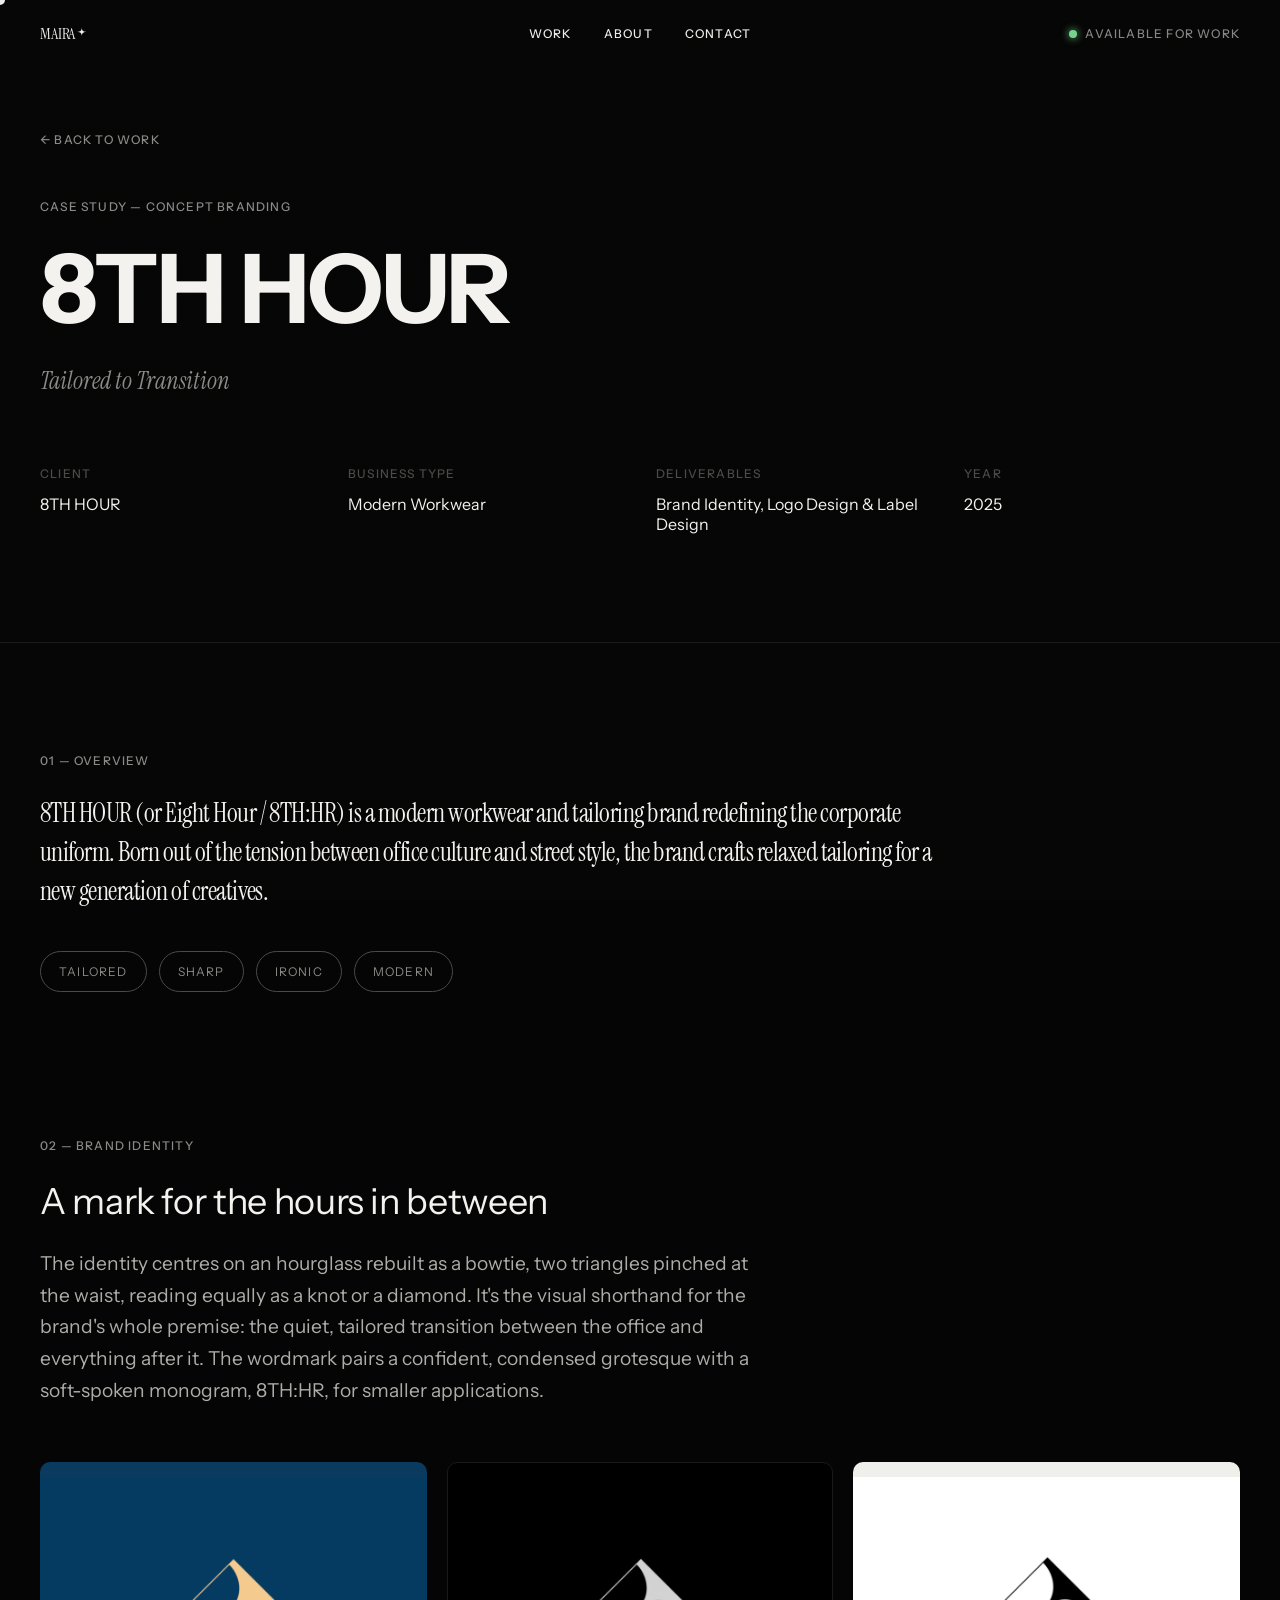
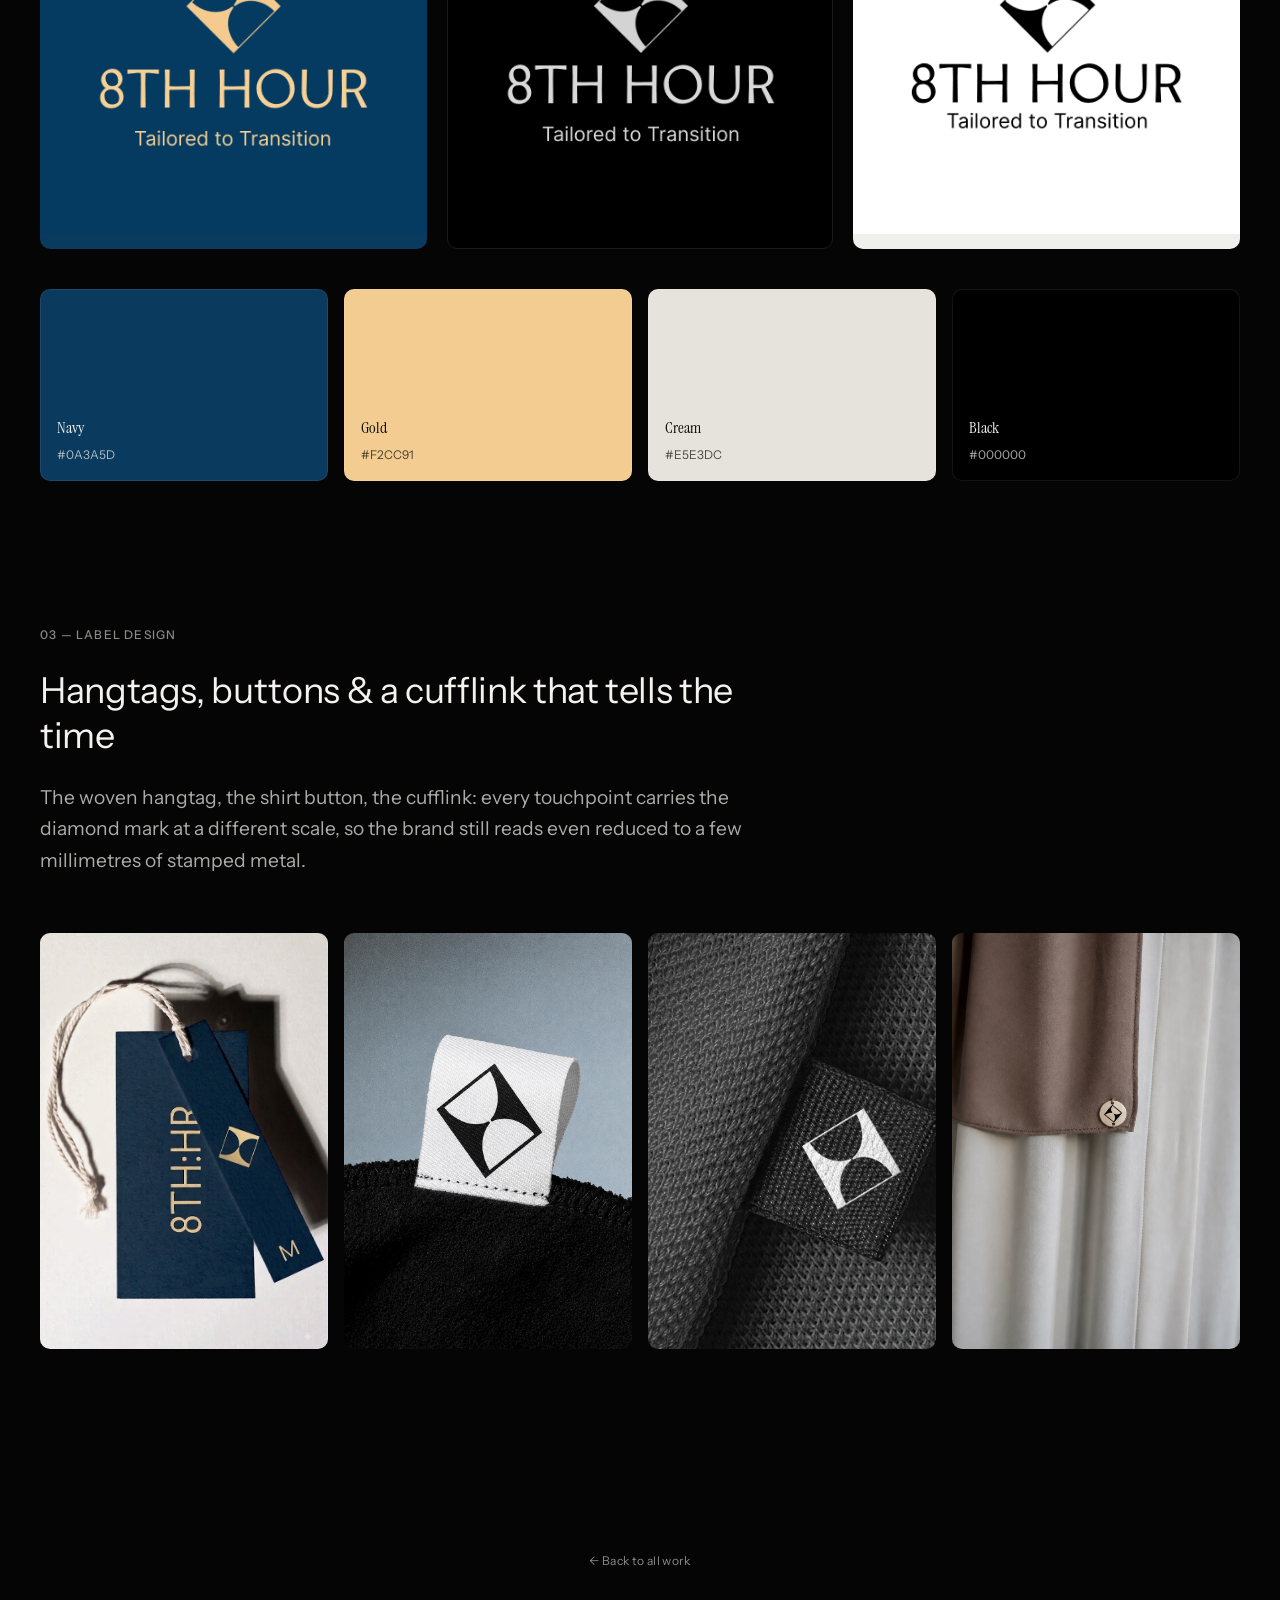
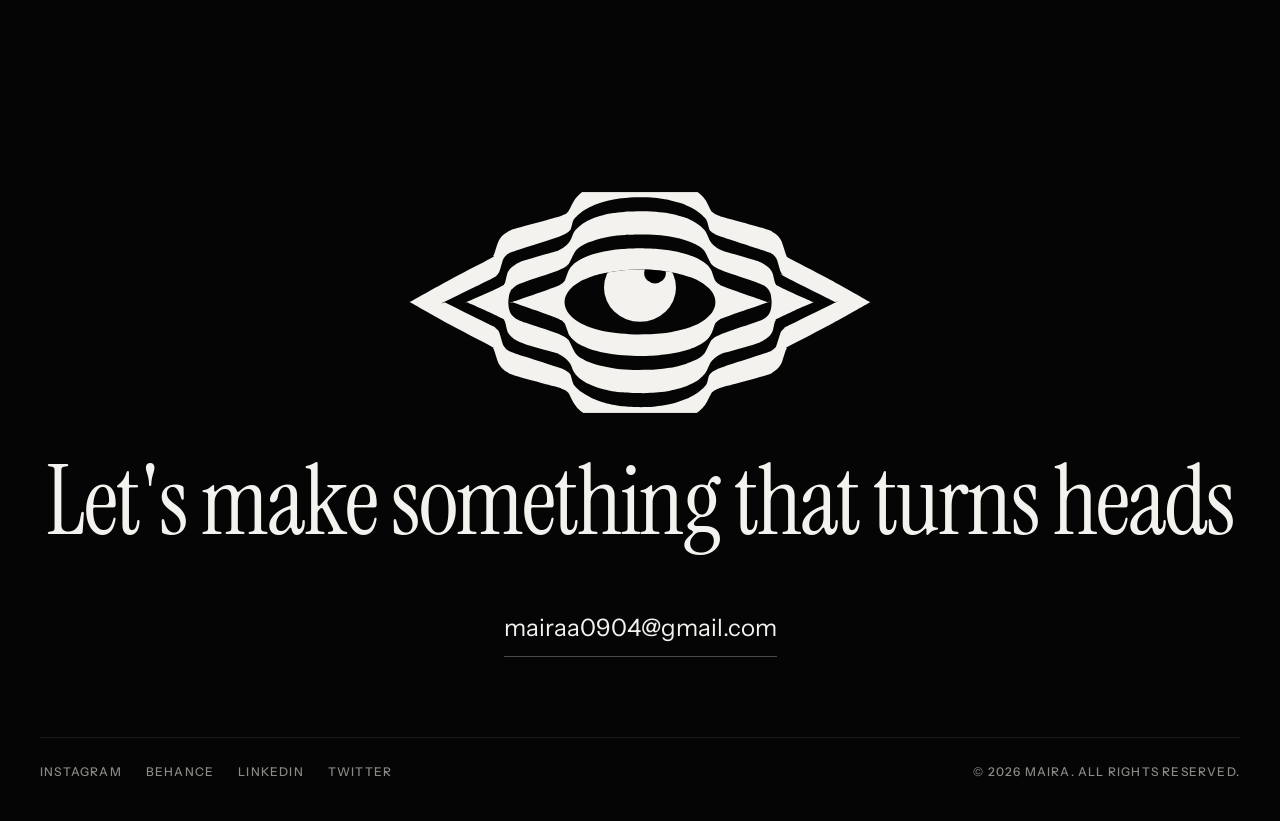
<file: work/8th-hour.html>
<!DOCTYPE html>
<html lang="en">
<head>
<meta charset="UTF-8" />
<meta name="viewport" content="width=device-width, initial-scale=1.0" />
<title>8TH HOUR — Case Study — Maira</title>
<meta name="description" content="Brand identity, logo design and label design for 8TH HOUR — a concept modern workwear and tailoring brand." />
<link rel="icon" href="../assets/favicon.ico" sizes="any">
<link rel="icon" href="../assets/favicon-32.png" type="image/png" sizes="32x32">
<link rel="icon" href="../assets/favicon-512.png" type="image/png" sizes="512x512">
<link rel="apple-touch-icon" href="../assets/apple-touch-icon.png">
<link rel="preconnect" href="https://fonts.googleapis.com">
<link rel="preconnect" href="https://fonts.gstatic.com" crossorigin>
<link href="https://fonts.googleapis.com/css2?family=Instrument+Sans:wght@400;500;700&family=Instrument+Serif:ital@0;1&display=swap" rel="stylesheet">
<link rel="stylesheet" href="../css/style.css?v=14" />
<link rel="stylesheet" href="../css/case-study.css" />
</head>
<body>

<div class="cursor" id="cursor"></div>
<div class="grain"></div>

<svg width="0" height="0" style="position:absolute" aria-hidden="true">
  <defs>
    <symbol id="eyeMark" viewBox="0 0 815.08 446.53">
      <clipPath id="eyeOpen"><path d="M351.53 170.43C348.07 171.17 337.65 173.23 332.29 174.60C326.92 175.97 323.51 177.14 319.35 178.64C315.19 180.14 310.55 182.15 307.35 183.61C304.15 185.07 302.76 185.83 300.16 187.39C297.56 188.95 294.06 191.29 291.75 192.99C289.45 194.69 288.10 195.86 286.33 197.60C284.56 199.34 282.63 201.42 281.12 203.41C279.62 205.40 278.31 207.59 277.30 209.56C276.28 211.53 275.56 213.33 275.01 215.24C274.46 217.15 274.15 219.01 274.00 220.99C273.86 222.98 273.84 225.04 274.14 227.14C274.44 229.23 275.04 231.50 275.80 233.58C276.57 235.66 277.69 237.85 278.73 239.63C279.77 241.42 280.53 242.50 282.06 244.30C283.60 246.09 284.91 247.94 287.93 250.42C290.96 252.90 295.31 256.41 300.19 259.19C305.08 261.97 311.22 264.81 317.25 267.11C323.28 269.40 329.55 271.27 336.35 272.95C343.15 274.62 349.28 275.97 358.07 277.17C366.85 278.36 378.72 279.60 389.05 280.12C399.38 280.65 411.09 280.52 420.05 280.31C429.01 280.10 435.50 279.59 442.81 278.88C450.12 278.16 457.26 277.19 463.91 276.03C470.57 274.87 477.83 273.15 482.75 271.93C487.67 270.71 489.39 270.16 493.43 268.71C497.47 267.26 503.41 264.83 506.98 263.24C510.56 261.65 512.16 260.77 514.88 259.15C517.60 257.54 520.20 256.13 523.30 253.56C526.40 250.99 531.12 246.36 533.47 243.71C535.82 241.06 536.32 239.74 537.41 237.66C538.50 235.59 539.40 233.31 540.01 231.25C540.61 229.18 540.89 227.18 541.04 225.27C541.18 223.36 541.12 221.68 540.87 219.78C540.62 217.88 540.11 215.66 539.53 213.85C538.96 212.04 538.37 210.67 537.44 208.93C536.51 207.20 535.49 205.41 533.95 203.44C532.41 201.48 531.37 199.84 528.20 197.17C525.03 194.49 519.85 190.31 514.93 187.41C510.00 184.51 504.66 182.04 498.64 179.74C492.63 177.45 486.50 175.49 478.82 173.63C471.13 171.76 461.07 169.85 452.55 168.55C444.02 167.25 435.95 166.39 427.65 165.84C419.36 165.29 411.08 165.09 402.78 165.23C394.49 165.37 386.18 165.87 377.90 166.69C369.62 167.51 357.49 169.53 353.09 170.15C348.70 170.78 355.00 169.69 351.53 170.43Z"/></clipPath>
      <path class="mark__art" fill-rule="evenodd" d="M385.56 0.82C390.43 0.68 407.14 0.11 414.05 0.07C420.97 0.02 421.89 0.12 427.05 0.55C432.20 0.97 438.17 1.43 444.96 2.60C451.76 3.77 462.02 6.08 467.82 7.59C473.62 9.09 475.81 10.08 479.76 11.62C483.72 13.17 486.68 14.20 491.52 16.85C496.37 19.49 504.36 24.33 508.85 27.50C513.35 30.67 515.82 33.05 518.50 35.87C521.18 38.69 522.53 40.34 524.94 44.43C527.35 48.52 531.21 57.17 532.98 60.39C534.76 63.61 534.51 62.70 535.60 63.76C536.69 64.83 537.74 65.78 539.54 66.80C541.35 67.82 543.01 68.65 546.43 69.90C549.85 71.15 546.17 70.36 560.08 74.30C573.99 78.23 616.05 89.35 629.89 93.51C643.73 97.67 639.66 97.38 643.11 99.26C646.57 101.13 648.45 102.75 650.61 104.76C652.76 106.77 654.57 109.12 656.03 111.33C657.48 113.54 657.66 113.52 659.32 118.02C660.99 122.53 664.50 134.38 666.01 138.37C667.52 142.37 667.30 140.77 668.39 142.01C669.47 143.26 660.76 139.44 672.51 145.85C684.26 152.25 715.16 167.59 738.90 180.46C762.63 193.33 814.92 223.07 814.92 223.07C814.92 223.07 827.27 216.65 814.59 223.82C801.91 230.99 762.52 253.27 738.83 266.09C715.14 278.91 684.20 294.32 672.45 300.74C660.70 307.15 669.43 303.33 668.35 304.59C667.27 305.84 667.45 304.36 666.00 308.24C664.54 312.11 661.27 323.34 659.61 327.84C657.94 332.34 657.50 332.92 656.00 335.26C654.49 337.59 652.74 339.83 650.58 341.84C648.43 343.85 646.51 345.45 643.05 347.32C639.60 349.19 643.30 349.01 629.84 353.06C616.38 357.11 577.01 367.33 562.28 371.61C547.55 375.89 545.65 377.10 541.46 378.73C537.28 380.37 538.46 380.36 537.17 381.40C535.89 382.45 535.77 381.55 533.73 385.01C531.69 388.47 527.29 398.04 524.91 402.15C522.52 406.26 521.55 407.29 519.44 409.68C517.32 412.06 515.28 414.00 512.22 416.44C509.15 418.88 504.72 421.98 501.04 424.30C497.35 426.63 494.65 428.26 490.11 430.38C485.58 432.51 479.54 435.12 473.83 437.05C468.11 438.98 461.95 440.65 455.81 441.98C449.67 443.31 442.11 444.35 436.98 445.05C431.86 445.74 430.21 445.88 425.05 446.13C419.90 446.38 412.05 446.54 406.05 446.53C400.05 446.52 393.71 446.32 389.06 446.07C384.41 445.82 382.28 445.54 378.14 445.02C374.01 444.51 368.75 443.82 364.26 443.00C359.76 442.17 355.65 441.29 351.20 440.09C346.75 438.89 342.05 437.46 337.56 435.80C333.07 434.13 329.29 432.74 324.27 430.10C319.24 427.45 311.93 423.08 307.40 419.95C302.87 416.81 299.96 414.24 297.08 411.28C294.21 408.32 292.72 406.47 290.15 402.20C287.59 397.93 283.54 388.96 281.68 385.66C279.81 382.36 280.00 383.35 278.98 382.37C277.96 381.40 277.28 380.76 275.57 379.81C273.86 378.86 271.99 377.90 268.71 376.69C265.43 375.47 269.81 376.45 255.90 372.52C241.99 368.59 199.12 357.23 185.24 353.09C171.37 348.96 176.11 349.58 172.66 347.71C169.20 345.84 166.76 343.93 164.50 341.86C162.24 339.79 160.59 337.62 159.08 335.29C157.57 332.95 157.12 332.36 155.45 327.87C153.78 323.37 150.52 312.18 149.06 308.30C147.60 304.43 147.78 305.88 146.70 304.63C145.63 303.37 154.35 307.18 142.61 300.77C130.86 294.35 99.98 279.01 76.24 266.13C52.50 253.26 0.16 223.51 0.16 223.51C0.16 223.51 -12.07 229.86 0.50 222.75C13.06 215.63 51.87 193.63 75.54 180.81C99.22 167.99 130.62 152.39 142.55 145.82C154.48 139.25 145.98 142.75 147.11 141.38C148.25 140.01 148.06 141.16 149.36 137.62C150.66 134.08 153.29 124.52 154.90 120.13C156.52 115.74 157.34 113.92 159.02 111.27C160.70 108.63 162.85 106.27 165.00 104.26C167.16 102.26 169.69 100.63 171.96 99.23C174.23 97.83 176.28 96.88 178.63 95.88C180.97 94.88 173.27 96.82 186.01 93.22C198.74 89.62 240.42 78.51 255.01 74.27C269.60 70.04 269.68 69.43 273.57 67.83C277.47 66.23 277.10 65.71 278.38 64.66C279.66 63.61 279.30 64.92 281.26 61.54C283.22 58.16 287.66 48.59 290.13 44.39C292.60 40.19 293.59 39.02 296.08 36.34C298.57 33.67 301.88 30.80 305.07 28.32C308.26 25.84 311.00 23.91 315.21 21.46C319.42 19.01 325.01 15.94 330.35 13.63C335.69 11.31 341.63 9.25 347.26 7.57C352.89 5.89 357.89 4.66 364.15 3.55C370.41 2.44 381.26 1.37 384.83 0.91C388.40 0.46 380.69 0.96 385.56 0.82ZM391.33 37.75C387.83 38.07 377.99 38.61 371.14 39.58C364.29 40.55 356.88 41.91 350.22 43.56C343.57 45.21 337.23 47.18 331.20 49.48C325.18 51.77 318.85 54.78 314.08 57.33C309.31 59.89 306.13 62.04 302.56 64.81C298.99 67.58 295.02 71.29 292.67 73.95C290.32 76.61 289.71 77.53 288.45 80.77C287.18 84.00 286.13 90.59 285.08 93.36C284.03 96.12 283.26 96.19 282.12 97.38C280.98 98.56 281.26 98.84 278.23 100.48C275.20 102.11 276.03 102.95 263.95 107.20C251.86 111.44 219.79 121.35 205.72 125.95C191.66 130.56 184.69 132.96 179.54 134.82C174.39 136.67 176.38 136.13 174.81 137.07C173.24 138.00 171.59 139.01 170.15 140.41C168.70 141.80 167.18 143.78 166.16 145.42C165.14 147.07 165.25 146.49 164.02 150.26C162.80 154.03 160.23 164.15 158.80 168.05C157.37 171.95 156.67 172.05 155.43 173.65C154.19 175.25 153.16 176.28 151.35 177.63C149.53 178.98 159.40 174.33 144.52 181.77C129.64 189.22 75.96 215.35 62.06 222.31C48.17 229.27 61.13 223.53 61.13 223.53C61.13 223.53 130.27 257.65 145.22 265.14C160.17 272.64 149.21 267.31 150.84 268.51C152.47 269.72 153.73 270.83 155.01 272.38C156.29 273.94 157.06 273.96 158.52 277.84C159.98 281.71 162.52 291.72 163.79 295.61C165.07 299.50 165.12 299.42 166.18 301.18C167.25 302.94 168.74 304.79 170.18 306.18C171.63 307.57 173.16 308.54 174.85 309.51C176.54 310.48 175.43 310.23 180.33 311.99C185.24 313.75 190.19 315.46 204.27 320.07C218.34 324.68 252.43 335.30 264.76 339.64C277.09 343.98 275.37 344.50 278.26 346.10C281.16 347.70 281.06 348.14 282.14 349.23C283.22 350.31 283.65 349.72 284.76 352.61C285.87 355.50 287.38 363.16 288.78 366.58C290.19 370.01 290.68 370.50 293.17 373.17C295.67 375.85 299.38 379.50 303.75 382.63C308.13 385.76 314.83 389.53 319.41 391.94C323.99 394.35 327.29 395.57 331.25 397.10C335.22 398.63 339.21 399.94 343.19 401.11C347.17 402.29 350.31 403.16 355.13 404.16C359.95 405.16 364.27 406.25 372.09 407.10C379.91 407.95 394.23 408.92 402.05 409.25C409.88 409.59 413.57 409.32 419.05 409.11C424.54 408.89 428.97 408.64 434.96 407.97C440.95 407.31 448.83 406.27 454.99 405.13C461.14 403.98 466.25 402.76 471.88 401.08C477.52 399.41 483.55 397.31 488.81 395.08C494.08 392.86 499.55 389.97 503.49 387.74C507.42 385.52 509.44 384.07 512.42 381.72C515.41 379.37 519.11 376.19 521.41 373.65C523.71 371.12 524.96 369.57 526.24 366.51C527.52 363.46 528.28 357.86 529.09 355.33C529.90 352.80 529.99 352.76 531.08 351.35C532.17 349.94 533.60 348.34 535.63 346.88C537.67 345.41 539.87 344.12 543.31 342.57C546.76 341.02 542.03 342.33 556.28 337.57C570.53 332.82 614.71 318.78 628.80 314.03C642.90 309.29 638.01 310.60 640.86 309.11C643.71 307.63 644.48 306.57 645.87 305.12C647.27 303.68 647.48 304.91 649.20 300.47C650.93 296.03 654.55 282.97 656.21 278.46C657.87 273.96 657.92 275.03 659.16 273.43C660.40 271.84 661.99 270.23 663.67 268.90C665.34 267.57 654.31 272.91 669.20 265.47C684.10 258.03 738.89 231.33 753.02 224.26C767.14 217.20 753.95 223.10 753.95 223.10C753.95 223.10 679.90 186.27 664.26 178.13C648.62 169.98 661.38 175.80 660.09 174.25C658.81 172.70 658.06 172.80 656.55 168.81C655.04 164.82 652.30 154.21 651.03 150.33C649.75 146.44 649.90 147.14 648.89 145.49C647.87 143.85 646.36 141.84 644.92 140.44C643.48 139.04 642.94 138.42 640.27 137.10C637.59 135.79 643.83 137.57 628.85 132.54C613.86 127.52 565.50 112.16 550.38 106.95C535.25 101.74 540.90 102.80 538.09 101.30C535.27 99.79 534.76 99.10 533.47 97.89C532.17 96.68 531.51 97.01 530.32 94.04C529.12 91.07 527.67 83.51 526.28 80.08C524.88 76.65 524.32 76.07 521.93 73.46C519.53 70.85 515.63 67.21 511.92 64.41C508.22 61.61 503.54 58.82 499.70 56.67C495.86 54.51 492.37 52.99 488.88 51.49C485.39 49.98 484.39 49.32 478.75 47.65C473.11 45.97 460.98 42.79 455.02 41.42C449.07 40.06 448.70 40.12 443.04 39.48C437.38 38.83 429.54 37.85 421.05 37.55C412.57 37.25 397.09 37.63 392.13 37.66C387.18 37.70 394.83 37.43 391.33 37.75ZM383.58 62.82C389.78 62.71 409.31 61.95 420.05 62.22C430.80 62.49 441.07 63.71 448.04 64.44C455.01 65.17 457.40 65.77 461.87 66.63C466.33 67.48 471.01 68.60 474.82 69.60C478.64 70.59 480.87 71.19 484.77 72.61C488.67 74.03 493.70 75.83 498.22 78.14C502.75 80.44 508.22 83.77 511.91 86.42C515.60 89.06 518.24 91.80 520.36 94.01C522.49 96.22 522.67 96.03 524.67 99.70C526.66 103.37 530.22 112.32 532.34 116.03C534.47 119.74 535.44 120.08 537.41 121.95C539.38 123.81 541.86 125.70 544.18 127.22C546.49 128.74 548.79 129.94 551.30 131.09C553.81 132.24 549.46 131.21 559.22 134.12C568.97 137.04 599.93 145.64 609.83 148.58C619.73 151.51 615.71 150.51 618.64 151.74C621.57 152.97 624.68 154.35 627.40 155.96C630.11 157.57 632.78 159.40 634.95 161.40C637.12 163.40 639.04 165.84 640.41 167.97C641.77 170.10 642.12 170.87 643.12 174.20C644.13 177.52 645.58 185.08 646.42 187.91C647.27 190.73 647.41 190.09 648.21 191.14C649.01 192.18 646.57 191.66 651.23 194.17C655.89 196.68 665.70 201.36 676.18 206.18C686.66 211.00 714.10 223.08 714.10 223.08C714.10 223.08 719.10 221.42 713.69 223.89C708.27 226.35 692.02 233.11 681.61 237.86C671.19 242.62 656.77 249.48 651.20 252.41C645.63 255.35 649.03 254.30 648.18 255.46C647.34 256.62 646.97 256.55 646.12 259.38C645.28 262.21 644.15 269.13 643.12 272.44C642.10 275.75 641.35 277.11 639.98 279.23C638.61 281.36 637.22 283.17 634.90 285.18C632.58 287.19 629.85 289.29 626.04 291.31C622.22 293.33 623.28 293.71 612.01 297.27C600.74 300.84 568.67 309.63 558.43 312.71C548.18 315.80 553.24 314.50 550.55 315.81C547.87 317.12 544.58 319.02 542.31 320.58C540.03 322.13 538.55 323.48 536.89 325.14C535.22 326.81 534.30 327.05 532.32 330.57C530.33 334.10 526.84 342.78 525.00 346.27C523.15 349.76 523.22 349.34 521.22 351.51C519.23 353.69 515.90 357.00 513.03 359.30C510.16 361.60 507.77 363.22 504.03 365.30C500.28 367.38 495.43 369.86 490.55 371.80C485.67 373.74 479.69 375.57 474.76 376.95C469.82 378.33 466.74 379.07 460.96 380.09C455.17 381.11 446.69 382.36 440.04 383.06C433.39 383.77 426.72 384.10 421.05 384.33C415.39 384.57 414.01 384.72 406.05 384.48C398.09 384.24 381.96 383.62 373.31 382.89C364.65 382.16 359.50 381.05 354.14 380.10C348.77 379.15 345.46 378.33 341.13 377.18C336.80 376.02 332.19 374.63 328.16 373.18C324.12 371.73 321.06 370.64 316.91 368.47C312.75 366.30 306.91 362.83 303.21 360.19C299.52 357.54 296.93 354.93 294.73 352.63C292.53 350.32 291.54 349.18 290.02 346.37C288.50 343.56 286.84 338.39 285.62 335.76C284.40 333.14 284.05 332.46 282.72 330.62C281.40 328.77 279.64 326.56 277.68 324.69C275.72 322.81 273.27 320.91 270.96 319.38C268.65 317.84 266.35 316.66 263.85 315.51C261.34 314.35 266.04 315.51 255.92 312.47C245.79 309.43 214.35 300.87 203.09 297.29C191.83 293.71 192.17 293.01 188.35 291.00C184.53 288.99 182.43 287.29 180.15 285.24C177.87 283.18 176.04 280.80 174.67 278.68C173.29 276.56 172.92 275.82 171.92 272.50C170.92 269.17 169.58 261.66 168.66 258.74C167.75 255.81 167.25 255.99 166.45 254.94C165.65 253.90 168.34 254.83 163.88 252.46C159.41 250.09 150.13 245.55 139.65 240.72C129.18 235.90 101.01 223.52 101.01 223.52C101.01 223.52 95.43 225.44 101.40 222.71C107.38 219.98 126.47 211.90 136.88 207.13C147.28 202.36 158.93 196.70 163.85 194.12C168.77 191.54 165.61 192.68 166.40 191.63C167.20 190.59 167.71 190.78 168.63 187.86C169.55 184.94 170.91 177.44 171.91 174.12C172.91 170.79 173.26 170.03 174.63 167.91C176.00 165.78 177.93 163.36 180.11 161.36C182.28 159.37 185.31 157.40 187.68 155.93C190.04 154.47 191.38 153.81 194.31 152.58C197.24 151.35 195.00 151.64 205.25 148.56C215.51 145.48 245.98 137.05 255.85 134.08C265.72 131.11 261.97 131.89 264.48 130.74C266.99 129.60 268.71 128.67 270.91 127.19C273.10 125.72 275.75 123.67 277.65 121.90C279.55 120.13 280.97 118.41 282.30 116.57C283.62 114.72 284.31 113.55 285.60 110.83C286.88 108.12 288.66 102.91 290.02 100.27C291.39 97.64 291.77 97.20 293.77 95.04C295.76 92.87 299.04 89.64 302.01 87.28C304.99 84.92 307.50 83.11 311.61 80.88C315.72 78.66 321.37 75.94 326.68 73.92C331.98 71.90 337.88 70.17 343.44 68.76C349.01 67.35 353.50 66.43 360.07 65.45C366.63 64.48 378.93 63.34 382.85 62.90C386.77 62.46 377.38 62.94 383.58 62.82ZM385.34 103.77C381.67 104.08 370.66 104.78 364.13 105.58C357.60 106.37 351.80 107.38 346.15 108.53C340.50 109.69 335.31 110.98 330.21 112.52C325.10 114.06 319.95 115.89 315.51 117.77C311.06 119.66 306.86 121.79 303.54 123.81C300.22 125.83 297.69 127.80 295.60 129.88C293.51 131.95 293.20 132.29 291.01 136.25C288.81 140.21 284.45 150.02 282.40 153.64C280.36 157.26 280.07 156.65 278.71 157.96C277.35 159.27 277.74 159.66 274.24 161.49C270.74 163.32 269.20 164.76 257.71 168.94C246.22 173.12 215.83 182.94 205.30 186.58C194.76 190.21 197.49 189.44 194.48 190.75C191.47 192.07 189.58 192.83 187.21 194.46C184.84 196.09 181.80 198.91 180.27 200.54C178.73 202.17 178.75 202.66 178.00 204.24C177.26 205.82 176.41 207.07 175.79 210.00C175.18 212.93 174.54 218.51 174.34 221.81C174.14 225.11 174.36 227.49 174.57 229.81C174.78 232.14 175.03 233.67 175.60 235.76C176.18 237.85 177.17 240.54 178.03 242.34C178.89 244.15 179.53 245.17 180.77 246.59C182.00 248.01 183.83 249.67 185.45 250.89C187.07 252.10 187.17 252.36 190.49 253.87C193.80 255.39 194.14 256.02 205.35 259.98C216.57 263.94 246.16 273.39 257.75 277.64C269.34 281.89 271.30 283.55 274.89 285.46C278.48 287.37 278.02 287.84 279.28 289.09C280.54 290.34 280.49 289.40 282.45 292.94C284.42 296.48 288.77 306.27 291.05 310.32C293.33 314.37 293.92 315.10 296.12 317.23C298.32 319.37 300.76 321.10 304.24 323.12C307.72 325.15 311.37 327.24 317.01 329.41C322.66 331.58 330.12 334.21 338.14 336.15C346.15 338.10 355.43 339.90 365.08 341.09C374.74 342.28 386.89 342.93 396.05 343.30C405.21 343.66 412.89 343.46 420.05 343.27C427.22 343.08 432.90 342.68 439.05 342.15C445.20 341.62 451.31 340.92 456.96 340.08C462.61 339.24 467.68 338.32 472.95 337.11C478.22 335.90 483.46 334.53 488.58 332.82C493.69 331.12 499.30 328.88 503.63 326.88C507.96 324.88 511.84 322.60 514.56 320.82C517.28 319.04 518.32 318.05 519.95 316.19C521.59 314.33 522.26 313.52 524.37 309.64C526.49 305.76 530.72 296.34 532.62 292.91C534.52 289.48 534.42 290.36 535.79 289.06C537.15 287.75 538.41 286.50 540.81 285.07C543.21 283.63 546.70 281.98 550.19 280.46C553.68 278.94 550.96 279.70 561.74 275.97C572.51 272.24 603.72 262.13 614.83 258.08C625.95 254.04 625.04 253.81 628.43 251.71C631.82 249.60 633.36 247.97 635.16 245.45C636.96 242.93 638.30 240.17 639.23 236.56C640.16 232.96 640.69 228.09 640.73 223.81C640.76 219.53 640.00 214.02 639.44 210.88C638.88 207.75 638.22 206.79 637.37 204.99C636.51 203.18 635.51 201.51 634.33 200.04C633.14 198.57 631.75 197.32 630.24 196.15C628.74 194.99 628.71 194.65 625.30 193.06C621.89 191.47 621.11 190.63 609.79 186.61C598.47 182.59 568.97 173.19 557.38 168.95C545.79 164.71 543.83 163.05 540.23 161.15C536.64 159.25 537.09 158.78 535.82 157.53C534.56 156.29 534.67 157.33 532.65 153.69C530.62 150.05 525.86 139.65 523.67 135.69C521.48 131.72 521.50 131.87 519.48 129.89C517.46 127.92 514.98 125.90 511.54 123.83C508.10 121.77 504.46 119.71 498.85 117.50C493.23 115.29 485.82 112.58 477.84 110.59C469.87 108.60 460.10 106.78 450.97 105.58C441.84 104.38 433.86 103.70 423.05 103.39C412.25 103.08 392.43 103.63 386.14 103.70C379.85 103.76 389.01 103.45 385.34 103.77ZM403.60 127.83C408.92 127.98 424.40 127.98 434.79 128.77C445.18 129.56 457.79 131.26 465.96 132.56C474.14 133.86 477.86 134.94 483.84 136.59C489.83 138.25 496.40 140.30 501.86 142.50C507.32 144.69 513.16 147.87 516.60 149.76C520.05 151.64 520.67 152.35 522.53 153.82C524.40 155.29 526.25 156.94 527.80 158.56C529.35 160.18 530.74 161.97 531.84 163.54C532.93 165.12 532.96 164.58 534.36 168.01C535.77 171.43 538.76 180.76 540.26 184.09C541.75 187.42 542.09 186.76 543.35 188.00C544.62 189.24 545.05 189.99 547.84 191.53C550.63 193.07 545.85 191.99 560.10 197.25C574.36 202.51 633.36 223.08 633.36 223.08C633.36 223.08 645.19 219.48 632.84 223.89C620.50 228.31 573.48 244.39 559.30 249.58C545.13 254.78 550.48 253.57 547.82 255.07C545.15 256.56 544.57 257.33 543.30 258.56C542.03 259.80 541.69 259.13 540.19 262.46C538.70 265.80 536.32 274.41 534.33 278.59C532.34 282.77 530.91 284.69 528.25 287.54C525.60 290.39 521.88 293.33 518.41 295.68C514.94 298.04 512.03 299.63 507.42 301.67C502.81 303.72 496.87 306.09 490.77 307.97C484.67 309.86 477.46 311.64 470.84 313.01C464.22 314.37 458.01 315.32 451.04 316.18C444.08 317.04 437.38 317.76 429.05 318.17C420.72 318.57 410.71 318.81 401.05 318.62C391.39 318.44 380.57 317.98 371.10 317.04C361.63 316.10 350.88 314.18 344.25 313.01C337.62 311.83 336.01 311.29 331.33 309.99C326.64 308.69 321.08 307.09 316.13 305.21C311.19 303.33 305.48 300.71 301.65 298.71C297.82 296.71 295.46 294.93 293.16 293.23C290.85 291.54 289.39 290.15 287.80 288.56C286.22 286.96 284.83 285.32 283.65 283.67C282.47 282.02 282.18 282.17 280.72 278.64C279.25 275.12 276.33 265.88 274.84 262.54C273.35 259.20 273.02 259.86 271.76 258.61C270.50 257.37 270.42 256.77 267.27 255.09C264.11 253.41 267.09 253.80 252.83 248.54C238.57 243.28 181.70 223.53 181.70 223.53C181.70 223.53 170.01 227.10 182.22 222.71C194.43 218.32 240.72 202.47 254.99 197.21C269.26 191.94 264.97 192.73 267.84 191.11C270.71 189.49 271.03 188.64 272.19 187.46C273.35 186.28 273.37 187.29 274.78 184.04C276.20 180.78 278.70 172.11 280.69 167.95C282.69 163.78 284.19 161.80 286.75 159.03C289.30 156.25 292.32 153.76 296.03 151.29C299.74 148.82 303.80 146.50 309.01 144.23C314.23 141.96 320.65 139.61 327.34 137.66C334.03 135.71 341.85 133.91 349.14 132.56C356.42 131.20 362.11 130.31 371.06 129.53C380.01 128.74 397.44 128.15 402.86 127.87C408.29 127.58 398.28 127.68 403.60 127.83ZM351.53 170.43C348.07 171.17 337.65 173.23 332.29 174.60C326.92 175.97 323.51 177.14 319.35 178.64C315.19 180.14 310.55 182.15 307.35 183.61C304.15 185.07 302.76 185.83 300.16 187.39C297.56 188.95 294.06 191.29 291.75 192.99C289.45 194.69 288.10 195.86 286.33 197.60C284.56 199.34 282.63 201.42 281.12 203.41C279.62 205.40 278.31 207.59 277.30 209.56C276.28 211.53 275.56 213.33 275.01 215.24C274.46 217.15 274.15 219.01 274.00 220.99C273.86 222.98 273.84 225.04 274.14 227.14C274.44 229.23 275.04 231.50 275.80 233.58C276.57 235.66 277.69 237.85 278.73 239.63C279.77 241.42 280.53 242.50 282.06 244.30C283.60 246.09 284.91 247.94 287.93 250.42C290.96 252.90 295.31 256.41 300.19 259.19C305.08 261.97 311.22 264.81 317.25 267.11C323.28 269.40 329.55 271.27 336.35 272.95C343.15 274.62 349.28 275.97 358.07 277.17C366.85 278.36 378.72 279.60 389.05 280.12C399.38 280.65 411.09 280.52 420.05 280.31C429.01 280.10 435.50 279.59 442.81 278.88C450.12 278.16 457.26 277.19 463.91 276.03C470.57 274.87 477.83 273.15 482.75 271.93C487.67 270.71 489.39 270.16 493.43 268.71C497.47 267.26 503.41 264.83 506.98 263.24C510.56 261.65 512.16 260.77 514.88 259.15C517.60 257.54 520.20 256.13 523.30 253.56C526.40 250.99 531.12 246.36 533.47 243.71C535.82 241.06 536.32 239.74 537.41 237.66C538.50 235.59 539.40 233.31 540.01 231.25C540.61 229.18 540.89 227.18 541.04 225.27C541.18 223.36 541.12 221.68 540.87 219.78C540.62 217.88 540.11 215.66 539.53 213.85C538.96 212.04 538.37 210.67 537.44 208.93C536.51 207.20 535.49 205.41 533.95 203.44C532.41 201.48 531.37 199.84 528.20 197.17C525.03 194.49 519.85 190.31 514.93 187.41C510.00 184.51 504.66 182.04 498.64 179.74C492.63 177.45 486.50 175.49 478.82 173.63C471.13 171.76 461.07 169.85 452.55 168.55C444.02 167.25 435.95 166.39 427.65 165.84C419.36 165.29 411.08 165.09 402.78 165.23C394.49 165.37 386.18 165.87 377.90 166.69C369.62 167.51 357.49 169.53 353.09 170.15C348.70 170.78 355.00 169.69 351.53 170.43Z"/>
      <g clip-path="url(#eyeOpen)">
        <g class="mark__eye" style="--iris-cx:407.51px;--iris-cy:204.61px">
          <circle class="mark__iris" cx="407.51" cy="204.61" r="63.79"/>
          <circle class="mark__pupil" cx="434.14" cy="189.57" r="19.23"/>
        </g>
      </g>
    </symbol>
  </defs>
</svg>

<header class="nav">
  <a href="../index.html" class="nav__logo">MAIRA<svg class="nav__logo-star" viewBox="0 0 100 100" aria-hidden="true" focusable="false"><path d="M50 0 C50 38 62 50 100 50 C62 50 50 62 50 100 C50 62 38 50 0 50 C38 50 50 38 50 0 Z"/></svg></a>

  <nav class="nav__links">
    <a href="../index.html#work" data-hover>Work</a>
    <a href="../index.html#about" data-hover>About</a>
    <a href="../index.html#contact" data-hover>Contact</a>
  </nav>

  <div class="nav__status">
    <span class="dot"></span>
    Available for work
  </div>

  <button class="nav__toggle" id="navToggle" aria-label="Toggle menu">
    <span></span><span></span>
  </button>
</header>

<div class="mobile-menu" id="mobileMenu">
  <a href="../index.html#work" data-hover>Work</a>
  <a href="../index.html#about" data-hover>About</a>
  <a href="../index.html#contact" data-hover>Contact</a>
</div>

<main class="cs">

  <!-- ── Case study header ─────────────────────────────────────────── -->
  <section class="cs-hero">
    <a href="../index.html#work" class="cs-back reveal" data-hover>← Back to Work</a>

    <p class="cs-eyebrow reveal">Case Study — Concept Branding</p>
    <h1 class="cs-title reveal">8TH HOUR</h1>
    <p class="cs-tagline reveal">Tailored to Transition</p>

    <div class="cs-spec reveal">
      <div class="cs-spec__item">
        <span>Client</span>
        <p>8TH HOUR</p>
      </div>
      <div class="cs-spec__item">
        <span>Business Type</span>
        <p>Modern Workwear</p>
      </div>
      <div class="cs-spec__item">
        <span>Deliverables</span>
        <p>Brand Identity, Logo Design &amp; Label Design</p>
      </div>
      <div class="cs-spec__item">
        <span>Year</span>
        <p>2025</p>
      </div>
    </div>
  </section>

  <!-- ── 01 Overview ───────────────────────────────────────────────── -->
  <section class="cs-section">
    <span class="cs-index reveal">01 — Overview</span>
    <p class="cs-lede reveal">
      8TH HOUR (or Eight Hour / 8TH:HR) is a modern workwear and tailoring brand redefining the
      corporate uniform. Born out of the tension between office culture and street style, the brand
      crafts relaxed tailoring for a new generation of creatives.
    </p>
    <div class="cs-keywords reveal">
      <span>Tailored</span>
      <span>Sharp</span>
      <span>Ironic</span>
      <span>Modern</span>
    </div>
  </section>

  <!-- ── 02 Brand Identity ─────────────────────────────────────────── -->
  <section class="cs-section">
    <span class="cs-index reveal">02 — Brand Identity</span>
    <h2 class="cs-heading reveal">A mark for the hours in between</h2>
    <p class="cs-text reveal">
      The identity centres on an hourglass rebuilt as a bowtie, two triangles pinched at the waist,
      reading equally as a knot or a diamond. It's the visual shorthand for the brand's whole premise:
      the quiet, tailored transition between the office and everything after it. The wordmark pairs a
      confident, condensed grotesque with a soft-spoken monogram, 8TH:HR, for smaller applications.
    </p>

    <div class="cs-logo-row reveal">
      <div class="cs-logo-card cs-logo-card--navy">
        <img src="../assets/work/8th-hour/logo-navy.png" alt="8TH HOUR primary logo lockup on navy" loading="lazy">
      </div>
      <div class="cs-logo-card cs-logo-card--black">
        <img src="../assets/work/8th-hour/logo-black.png" alt="8TH HOUR logo lockup on black" loading="lazy">
      </div>
      <div class="cs-logo-card cs-logo-card--white">
        <img src="../assets/work/8th-hour/logo-white.png" alt="8TH HOUR logo lockup on white" loading="lazy">
      </div>
    </div>

    <div class="cs-palette reveal">
      <div class="cs-swatch" style="background:#0a3a5d">
        <span>Navy</span><em>#0A3A5D</em>
      </div>
      <div class="cs-swatch" style="background:#f2cc91; color:#0a0a08;">
        <span>Gold</span><em>#F2CC91</em>
      </div>
      <div class="cs-swatch" style="background:#e5e3dc; color:#0a0a08;">
        <span>Cream</span><em>#E5E3DC</em>
      </div>
      <div class="cs-swatch" style="background:#000000">
        <span>Black</span><em>#000000</em>
      </div>
    </div>
  </section>

  <!-- ── 03 Label Design ───────────────────────────────────────────── -->
  <section class="cs-section">
    <span class="cs-index reveal">03 — Label Design</span>
    <h2 class="cs-heading reveal">Hangtags, buttons &amp; a cufflink that tells the time</h2>
    <p class="cs-text reveal">
      The woven hangtag, the shirt button, the cufflink: every touchpoint carries the diamond mark
      at a different scale, so the brand still reads even reduced to a few millimetres of stamped metal.
    </p>

    <div class="cs-gallery reveal">
      <div class="cs-gallery__item cs-gallery__item--tall">
        <img src="../assets/work/8th-hour/label-1.jpg" alt="8TH:HR woven hangtags on cream" loading="lazy">
      </div>
      <div class="cs-gallery__item cs-gallery__item--tall">
        <img src="../assets/work/8th-hour/label-2.jpg" alt="Woven diamond-mark label stitched onto black fabric" loading="lazy">
      </div>
      <div class="cs-gallery__item cs-gallery__item--tall">
        <img src="../assets/work/8th-hour/label-3.jpg" alt="Diamond mark shirt button on charcoal woven fabric" loading="lazy">
      </div>
      <div class="cs-gallery__item cs-gallery__item--tall">
        <img src="../assets/work/8th-hour/label-4.jpg" alt="Diamond mark cufflink on a tailored cuff" loading="lazy">
      </div>
    </div>
  </section>

  <div class="cs-close reveal">
    <a href="../index.html#work" class="cs-close__link" data-hover>← Back to all work</a>
  </div>

</main>

<footer id="contact" class="footer">
  <div class="footer__eye-stage" id="footerEyeStage">
    <svg class="eye eye--footer footer__eye" viewBox="0 0 815.08 446.53" aria-hidden="true"><use href="#eyeMark"/></svg>
    <div class="footer__lid footer__lid--top"></div>
    <div class="footer__lid footer__lid--bottom"></div>
  </div>

  <div class="footer__kinetic">
    <h2 class="split-text" data-split>Let's make something that turns heads</h2>
  </div>

  <a href="mailto:mairaa0904@gmail.com" class="footer__email" data-hover data-magnetic>
    mairaa0904@gmail.com
  </a>

  <div class="footer__bottom">
    <div class="footer__social">
      <a href="https://www.instagram.com/miasbased/" target="_blank" rel="noopener" data-hover>Instagram</a>
      <a href="https://www.behance.net/mairaa3" target="_blank" rel="noopener" data-hover>Behance</a>
      <a href="https://www.linkedin.com/in/maira-alla/" target="_blank" rel="noopener" data-hover>LinkedIn</a>
      <a href="https://x.com/miasbase" target="_blank" rel="noopener" data-hover>Twitter</a>
    </div>
    <div class="footer__copy">© 2026 Maira. All rights reserved.</div>
  </div>
</footer>

<script src="../js/main.js?v=5"></script>
</body>
</html>
</file>
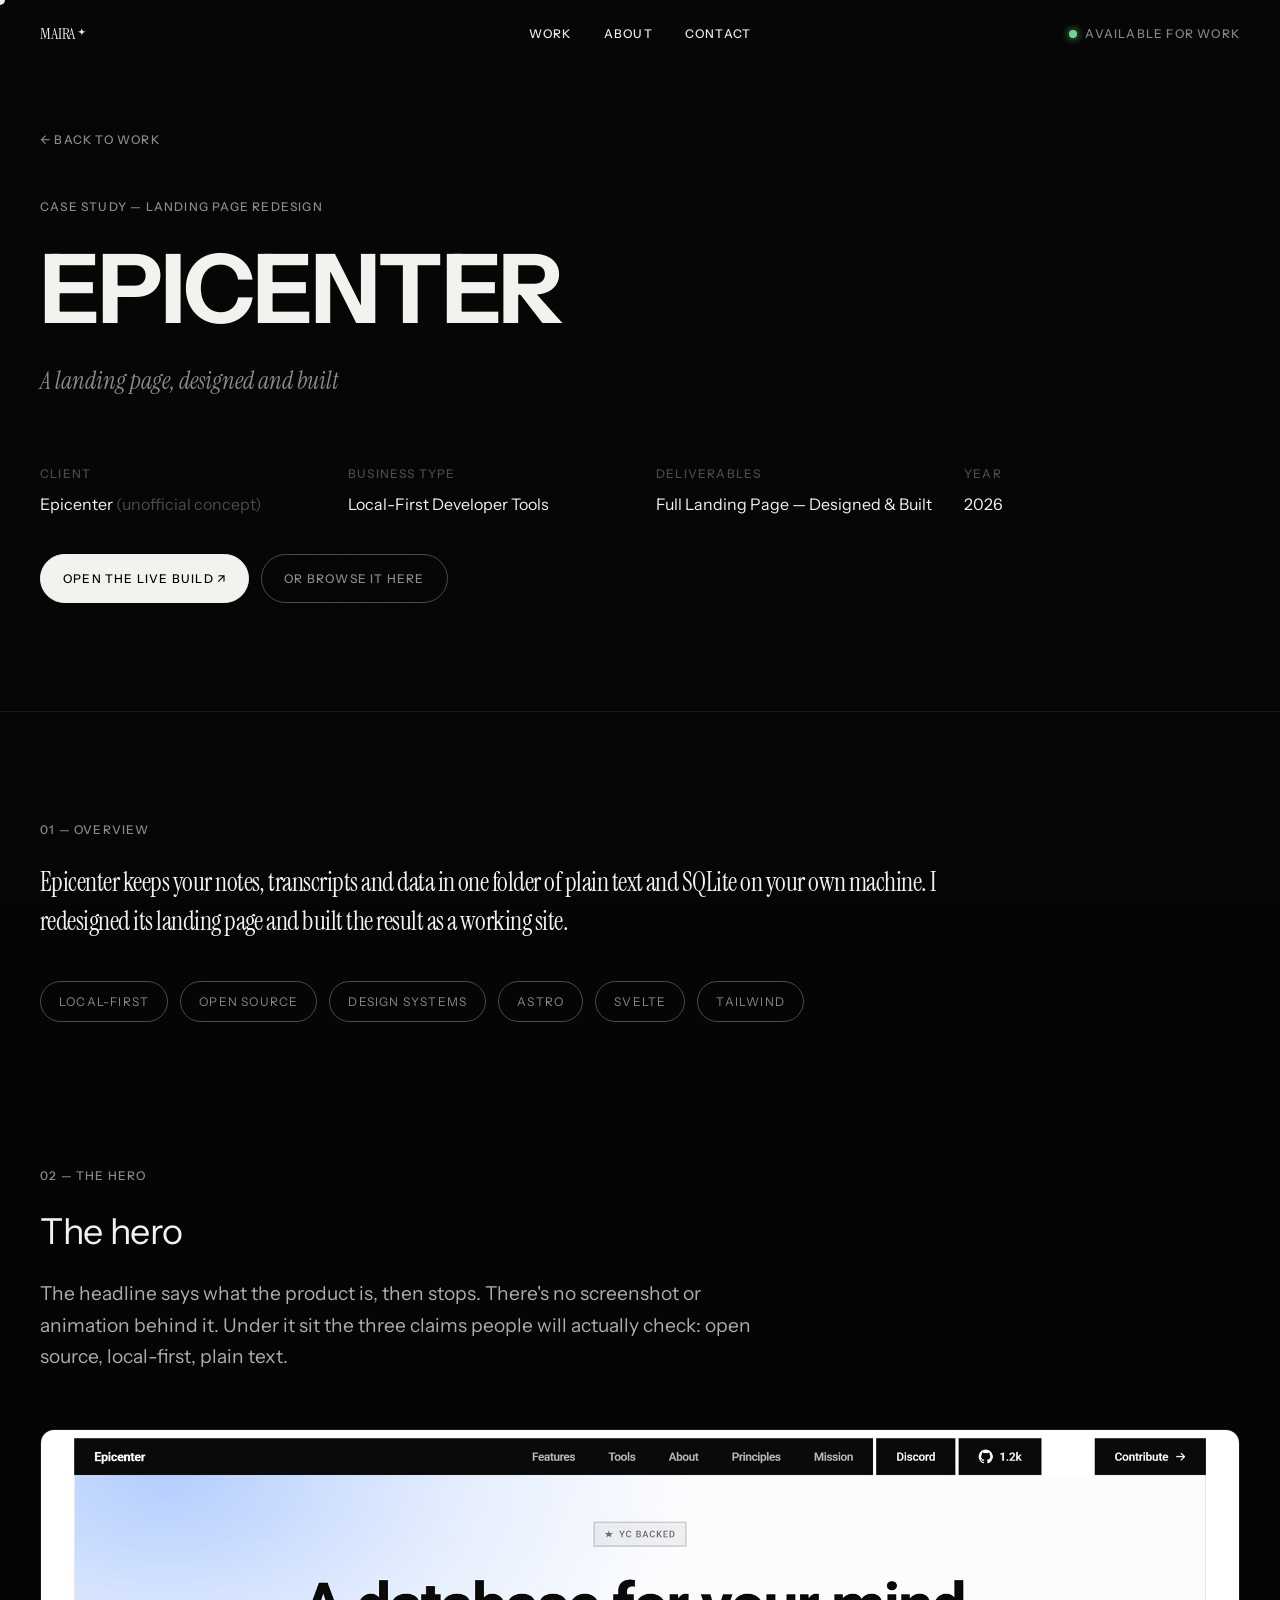
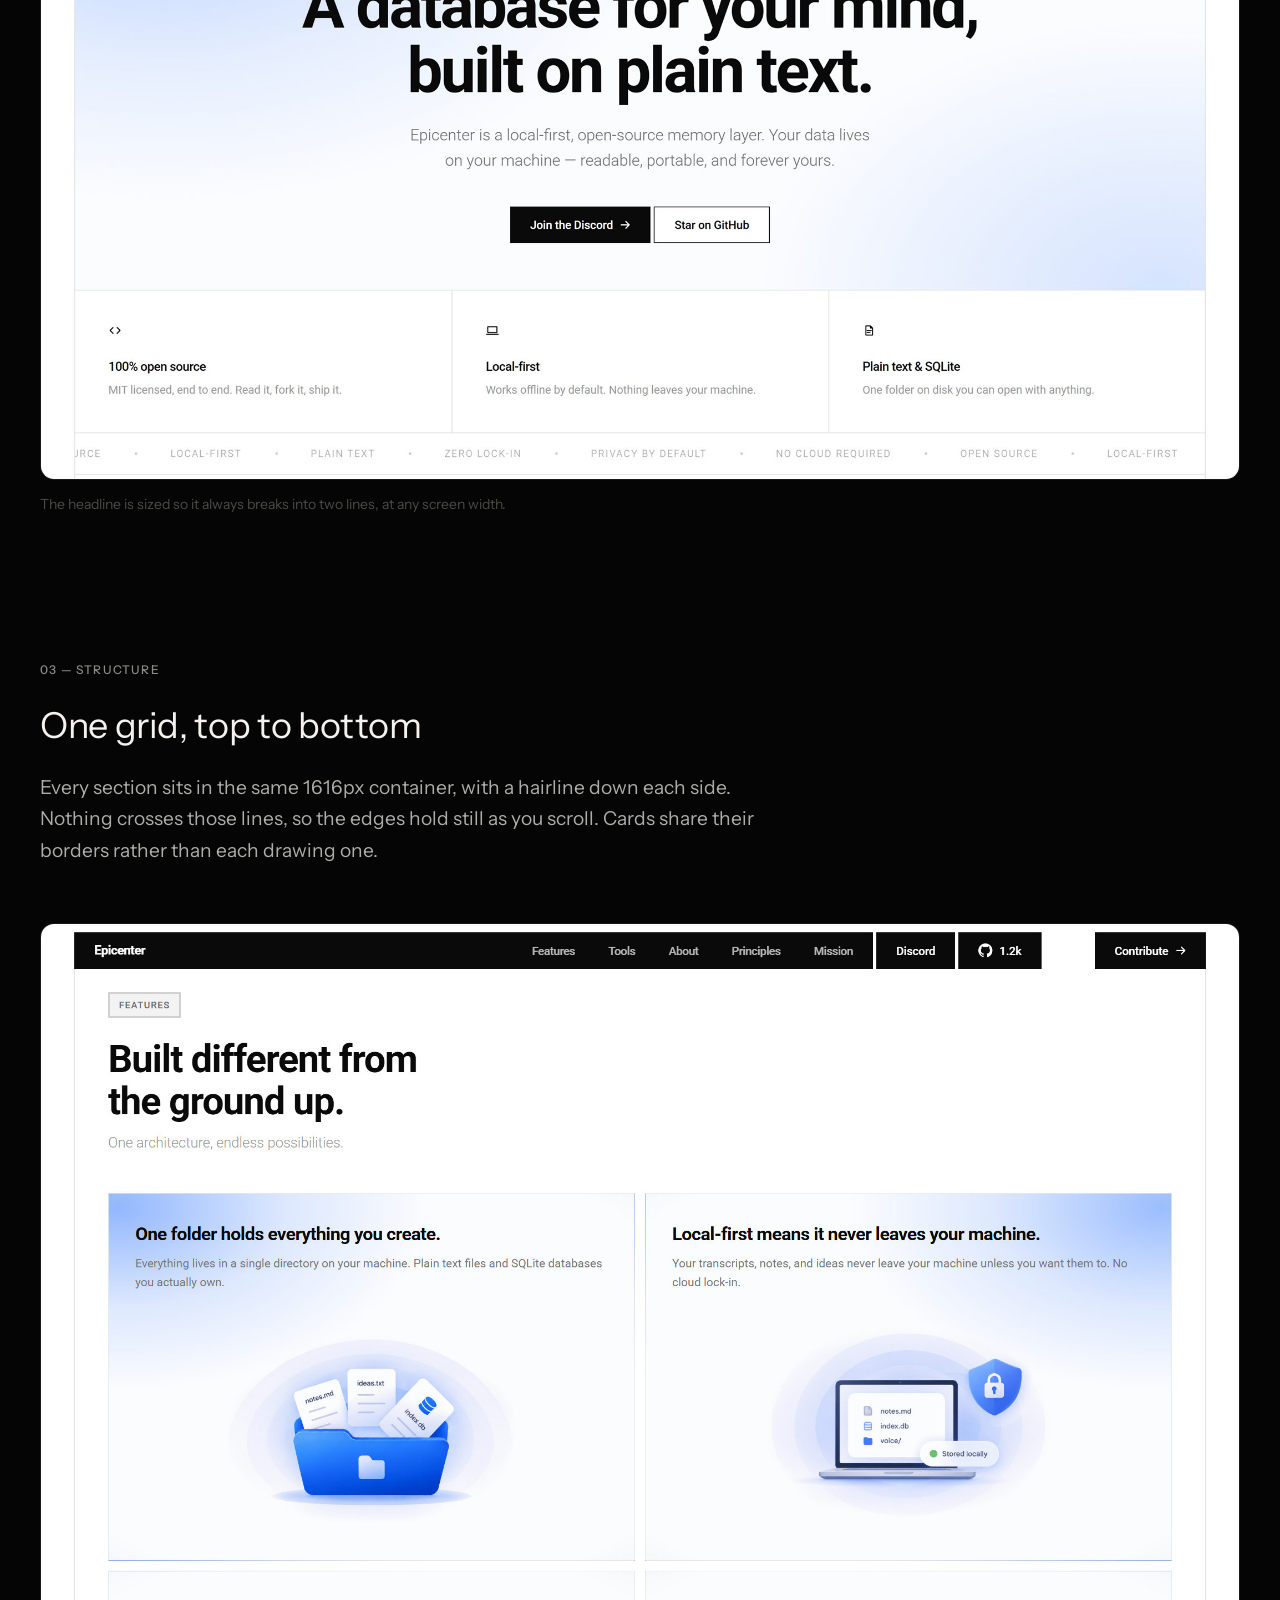
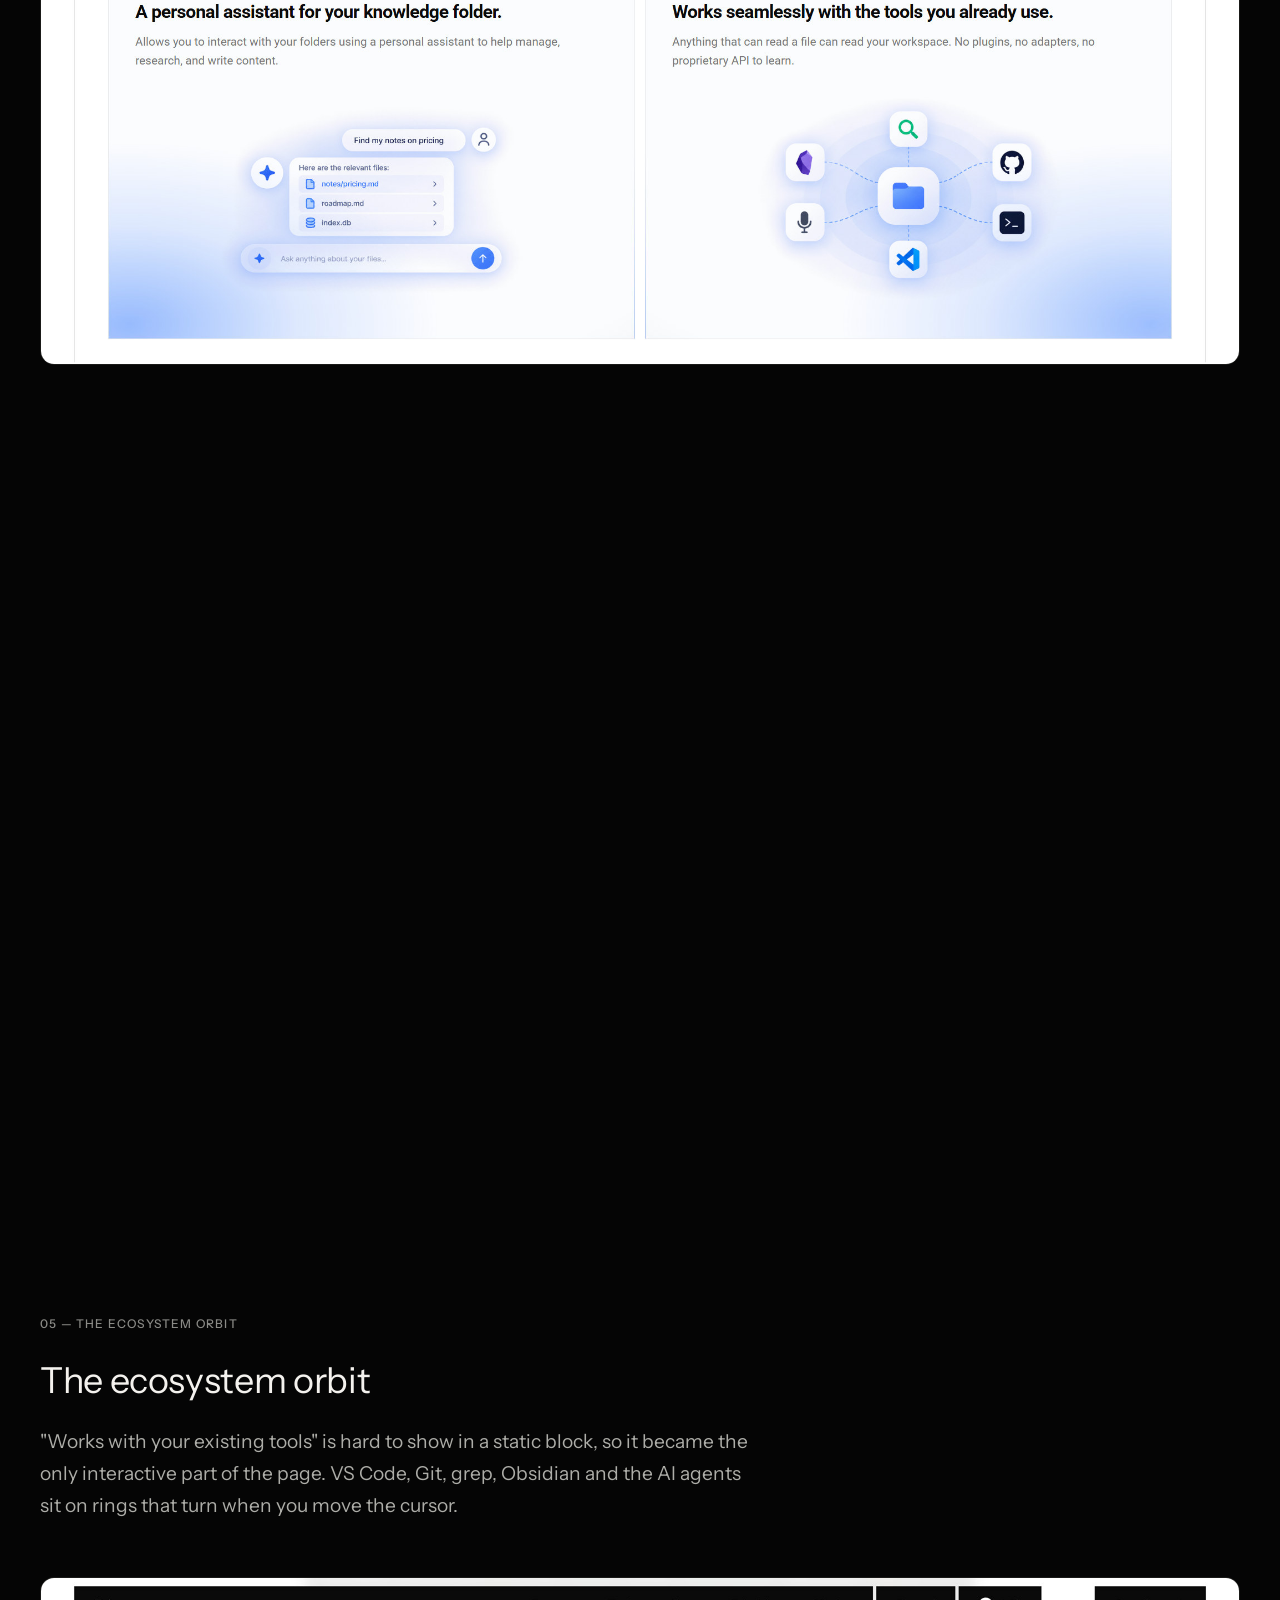
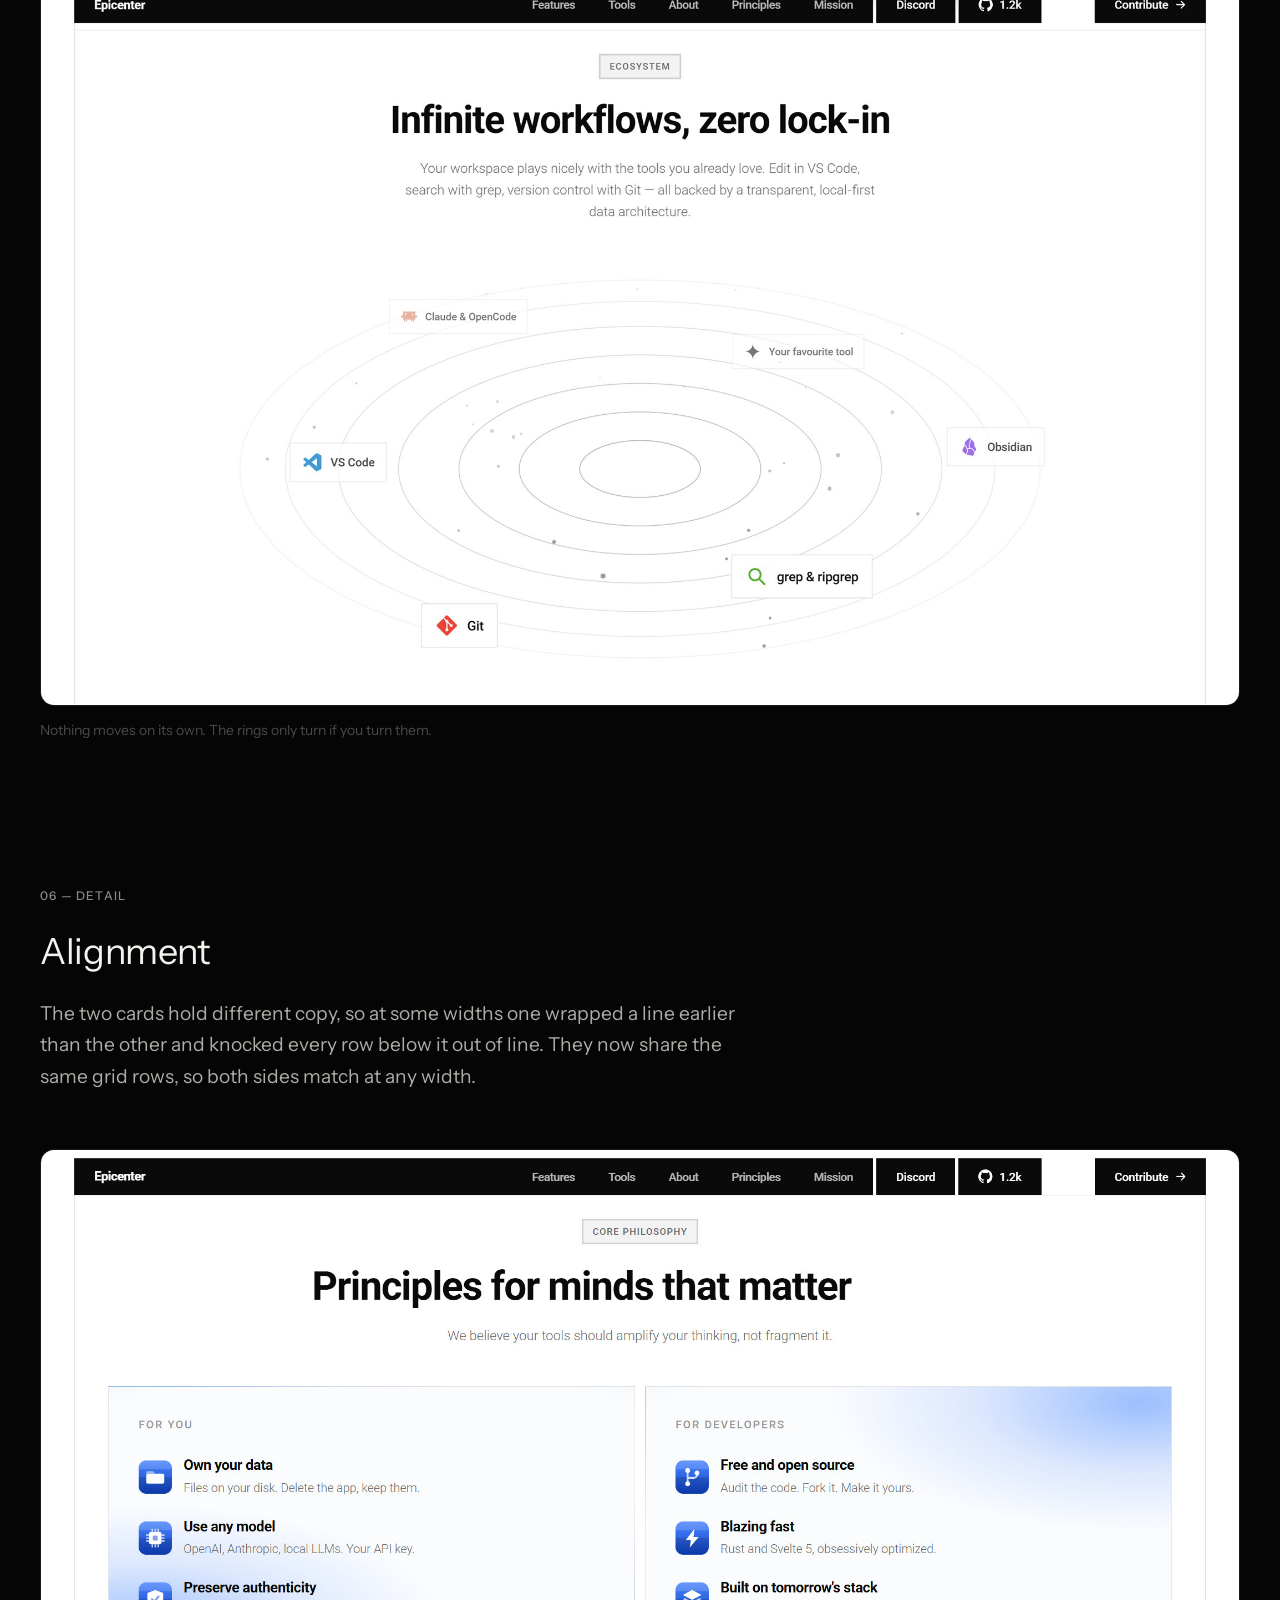
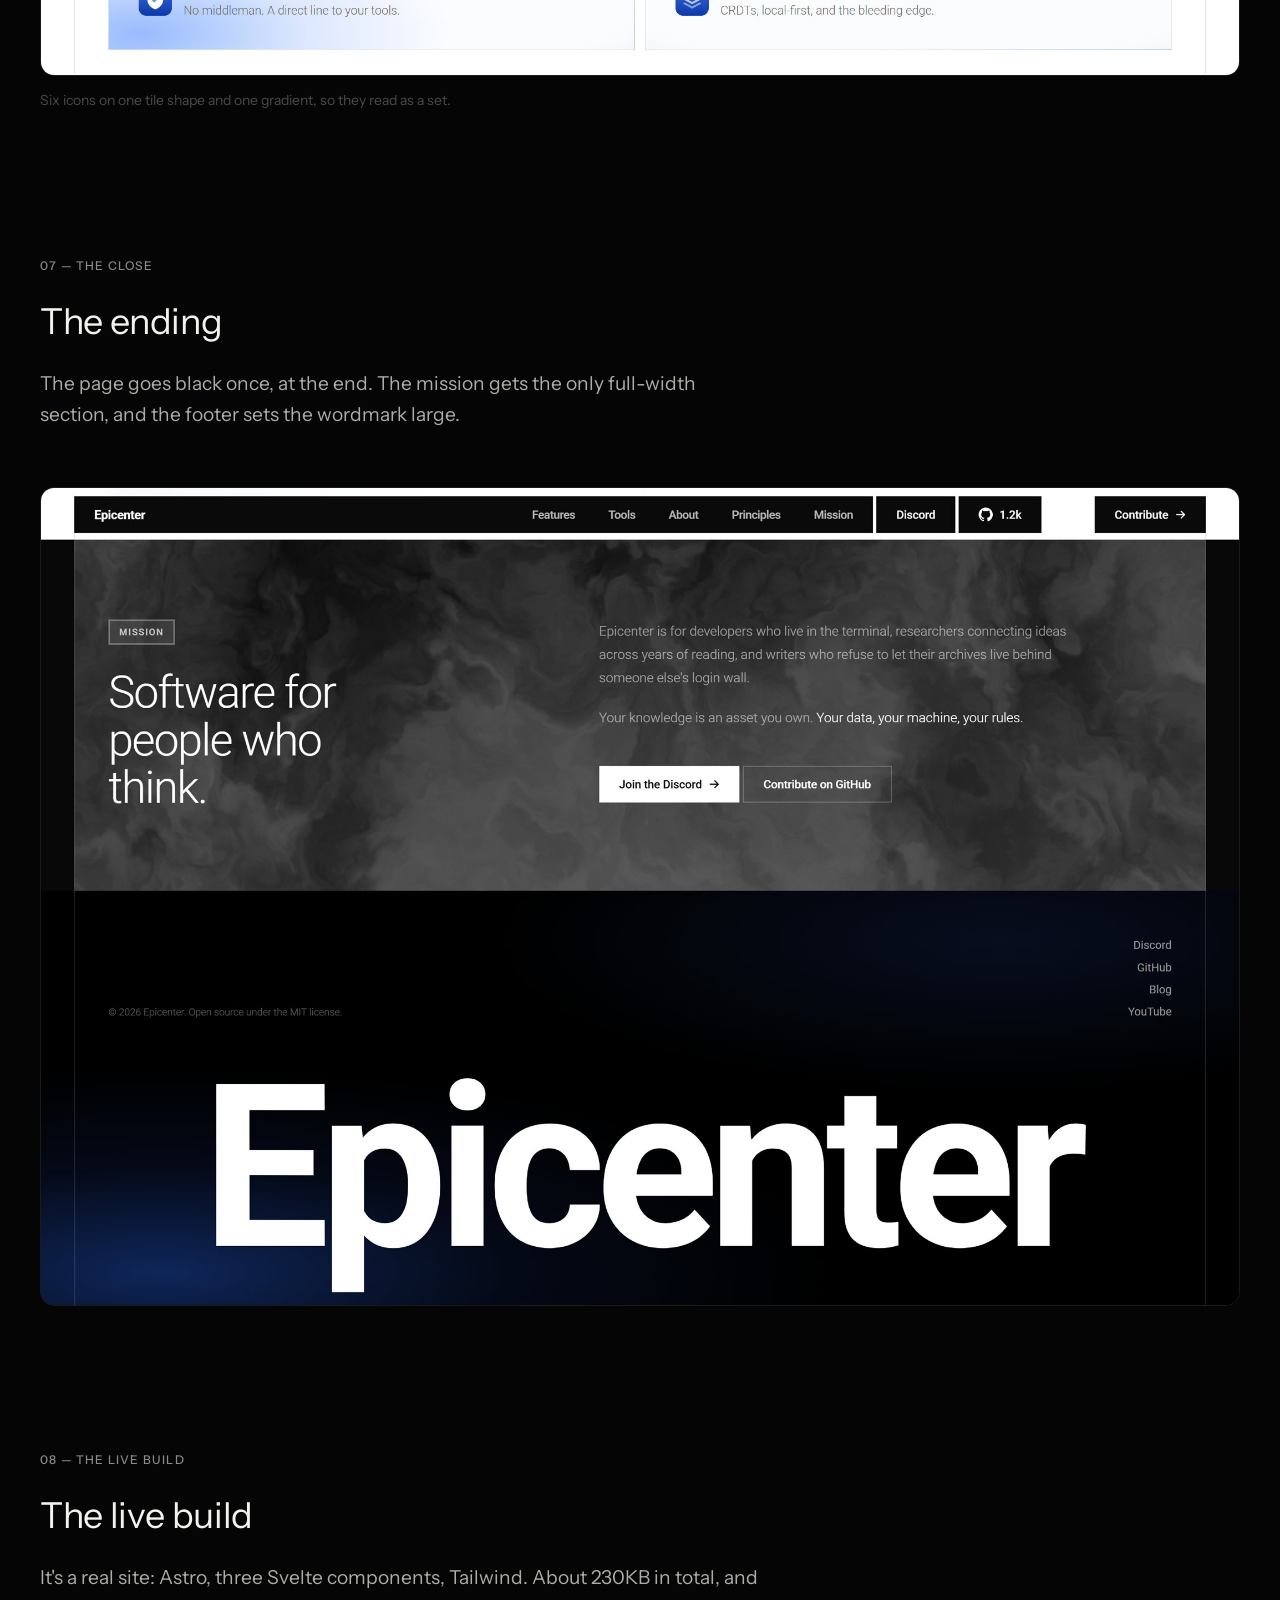
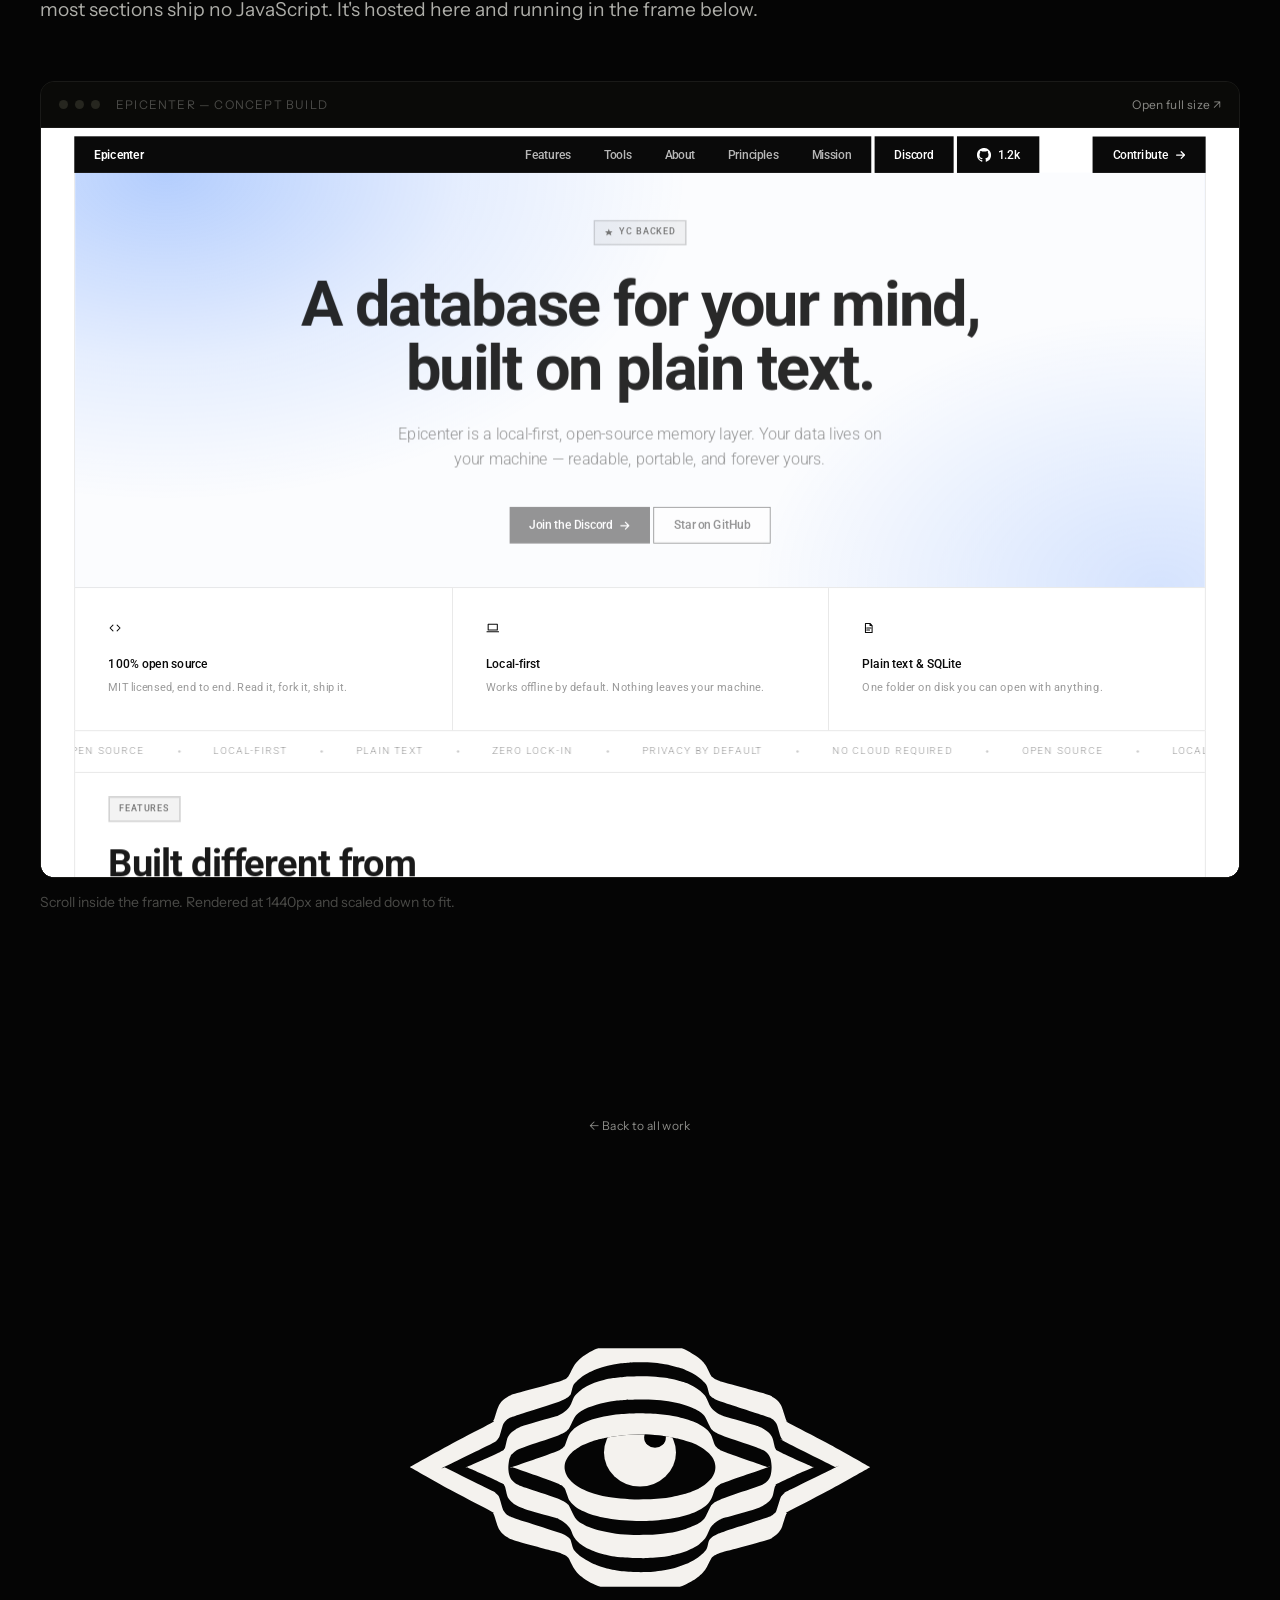
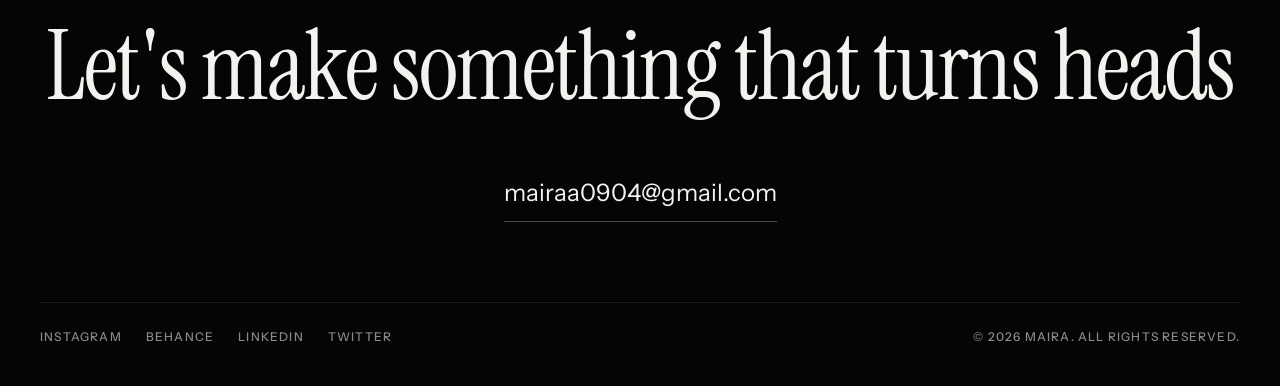
<file: work/epicenter-redesign.html>
<!DOCTYPE html>
<html lang="en">
<head>
<meta charset="UTF-8" />
<meta name="viewport" content="width=device-width, initial-scale=1.0" />
<title>Epicenter — Case Study — Maira</title>
<meta name="description" content="A full landing page redesign concept for Epicenter, a local-first, open-source tools ecosystem — designed and built as a working site in Astro, Svelte and Tailwind." />
<link rel="icon" href="../assets/favicon.ico" sizes="any">
<link rel="icon" href="../assets/favicon-32.png" type="image/png" sizes="32x32">
<link rel="icon" href="../assets/favicon-512.png" type="image/png" sizes="512x512">
<link rel="apple-touch-icon" href="../assets/apple-touch-icon.png">
<link rel="preconnect" href="https://fonts.googleapis.com">
<link rel="preconnect" href="https://fonts.gstatic.com" crossorigin>
<link href="https://fonts.googleapis.com/css2?family=Instrument+Sans:wght@400;500;700&family=Instrument+Serif:ital@0;1&display=swap" rel="stylesheet">
<link rel="stylesheet" href="../css/style.css?v=14" />
<link rel="stylesheet" href="../css/case-study.css?v=2" />
</head>
<body>

<div class="cursor" id="cursor"></div>
<div class="grain"></div>

<svg width="0" height="0" style="position:absolute" aria-hidden="true">
  <defs>
    <symbol id="eyeMark" viewBox="0 0 815.08 446.53">
      <clipPath id="eyeOpen"><path d="M351.53 170.43C348.07 171.17 337.65 173.23 332.29 174.60C326.92 175.97 323.51 177.14 319.35 178.64C315.19 180.14 310.55 182.15 307.35 183.61C304.15 185.07 302.76 185.83 300.16 187.39C297.56 188.95 294.06 191.29 291.75 192.99C289.45 194.69 288.10 195.86 286.33 197.60C284.56 199.34 282.63 201.42 281.12 203.41C279.62 205.40 278.31 207.59 277.30 209.56C276.28 211.53 275.56 213.33 275.01 215.24C274.46 217.15 274.15 219.01 274.00 220.99C273.86 222.98 273.84 225.04 274.14 227.14C274.44 229.23 275.04 231.50 275.80 233.58C276.57 235.66 277.69 237.85 278.73 239.63C279.77 241.42 280.53 242.50 282.06 244.30C283.60 246.09 284.91 247.94 287.93 250.42C290.96 252.90 295.31 256.41 300.19 259.19C305.08 261.97 311.22 264.81 317.25 267.11C323.28 269.40 329.55 271.27 336.35 272.95C343.15 274.62 349.28 275.97 358.07 277.17C366.85 278.36 378.72 279.60 389.05 280.12C399.38 280.65 411.09 280.52 420.05 280.31C429.01 280.10 435.50 279.59 442.81 278.88C450.12 278.16 457.26 277.19 463.91 276.03C470.57 274.87 477.83 273.15 482.75 271.93C487.67 270.71 489.39 270.16 493.43 268.71C497.47 267.26 503.41 264.83 506.98 263.24C510.56 261.65 512.16 260.77 514.88 259.15C517.60 257.54 520.20 256.13 523.30 253.56C526.40 250.99 531.12 246.36 533.47 243.71C535.82 241.06 536.32 239.74 537.41 237.66C538.50 235.59 539.40 233.31 540.01 231.25C540.61 229.18 540.89 227.18 541.04 225.27C541.18 223.36 541.12 221.68 540.87 219.78C540.62 217.88 540.11 215.66 539.53 213.85C538.96 212.04 538.37 210.67 537.44 208.93C536.51 207.20 535.49 205.41 533.95 203.44C532.41 201.48 531.37 199.84 528.20 197.17C525.03 194.49 519.85 190.31 514.93 187.41C510.00 184.51 504.66 182.04 498.64 179.74C492.63 177.45 486.50 175.49 478.82 173.63C471.13 171.76 461.07 169.85 452.55 168.55C444.02 167.25 435.95 166.39 427.65 165.84C419.36 165.29 411.08 165.09 402.78 165.23C394.49 165.37 386.18 165.87 377.90 166.69C369.62 167.51 357.49 169.53 353.09 170.15C348.70 170.78 355.00 169.69 351.53 170.43Z"/></clipPath>
      <path class="mark__art" fill-rule="evenodd" d="M385.56 0.82C390.43 0.68 407.14 0.11 414.05 0.07C420.97 0.02 421.89 0.12 427.05 0.55C432.20 0.97 438.17 1.43 444.96 2.60C451.76 3.77 462.02 6.08 467.82 7.59C473.62 9.09 475.81 10.08 479.76 11.62C483.72 13.17 486.68 14.20 491.52 16.85C496.37 19.49 504.36 24.33 508.85 27.50C513.35 30.67 515.82 33.05 518.50 35.87C521.18 38.69 522.53 40.34 524.94 44.43C527.35 48.52 531.21 57.17 532.98 60.39C534.76 63.61 534.51 62.70 535.60 63.76C536.69 64.83 537.74 65.78 539.54 66.80C541.35 67.82 543.01 68.65 546.43 69.90C549.85 71.15 546.17 70.36 560.08 74.30C573.99 78.23 616.05 89.35 629.89 93.51C643.73 97.67 639.66 97.38 643.11 99.26C646.57 101.13 648.45 102.75 650.61 104.76C652.76 106.77 654.57 109.12 656.03 111.33C657.48 113.54 657.66 113.52 659.32 118.02C660.99 122.53 664.50 134.38 666.01 138.37C667.52 142.37 667.30 140.77 668.39 142.01C669.47 143.26 660.76 139.44 672.51 145.85C684.26 152.25 715.16 167.59 738.90 180.46C762.63 193.33 814.92 223.07 814.92 223.07C814.92 223.07 827.27 216.65 814.59 223.82C801.91 230.99 762.52 253.27 738.83 266.09C715.14 278.91 684.20 294.32 672.45 300.74C660.70 307.15 669.43 303.33 668.35 304.59C667.27 305.84 667.45 304.36 666.00 308.24C664.54 312.11 661.27 323.34 659.61 327.84C657.94 332.34 657.50 332.92 656.00 335.26C654.49 337.59 652.74 339.83 650.58 341.84C648.43 343.85 646.51 345.45 643.05 347.32C639.60 349.19 643.30 349.01 629.84 353.06C616.38 357.11 577.01 367.33 562.28 371.61C547.55 375.89 545.65 377.10 541.46 378.73C537.28 380.37 538.46 380.36 537.17 381.40C535.89 382.45 535.77 381.55 533.73 385.01C531.69 388.47 527.29 398.04 524.91 402.15C522.52 406.26 521.55 407.29 519.44 409.68C517.32 412.06 515.28 414.00 512.22 416.44C509.15 418.88 504.72 421.98 501.04 424.30C497.35 426.63 494.65 428.26 490.11 430.38C485.58 432.51 479.54 435.12 473.83 437.05C468.11 438.98 461.95 440.65 455.81 441.98C449.67 443.31 442.11 444.35 436.98 445.05C431.86 445.74 430.21 445.88 425.05 446.13C419.90 446.38 412.05 446.54 406.05 446.53C400.05 446.52 393.71 446.32 389.06 446.07C384.41 445.82 382.28 445.54 378.14 445.02C374.01 444.51 368.75 443.82 364.26 443.00C359.76 442.17 355.65 441.29 351.20 440.09C346.75 438.89 342.05 437.46 337.56 435.80C333.07 434.13 329.29 432.74 324.27 430.10C319.24 427.45 311.93 423.08 307.40 419.95C302.87 416.81 299.96 414.24 297.08 411.28C294.21 408.32 292.72 406.47 290.15 402.20C287.59 397.93 283.54 388.96 281.68 385.66C279.81 382.36 280.00 383.35 278.98 382.37C277.96 381.40 277.28 380.76 275.57 379.81C273.86 378.86 271.99 377.90 268.71 376.69C265.43 375.47 269.81 376.45 255.90 372.52C241.99 368.59 199.12 357.23 185.24 353.09C171.37 348.96 176.11 349.58 172.66 347.71C169.20 345.84 166.76 343.93 164.50 341.86C162.24 339.79 160.59 337.62 159.08 335.29C157.57 332.95 157.12 332.36 155.45 327.87C153.78 323.37 150.52 312.18 149.06 308.30C147.60 304.43 147.78 305.88 146.70 304.63C145.63 303.37 154.35 307.18 142.61 300.77C130.86 294.35 99.98 279.01 76.24 266.13C52.50 253.26 0.16 223.51 0.16 223.51C0.16 223.51 -12.07 229.86 0.50 222.75C13.06 215.63 51.87 193.63 75.54 180.81C99.22 167.99 130.62 152.39 142.55 145.82C154.48 139.25 145.98 142.75 147.11 141.38C148.25 140.01 148.06 141.16 149.36 137.62C150.66 134.08 153.29 124.52 154.90 120.13C156.52 115.74 157.34 113.92 159.02 111.27C160.70 108.63 162.85 106.27 165.00 104.26C167.16 102.26 169.69 100.63 171.96 99.23C174.23 97.83 176.28 96.88 178.63 95.88C180.97 94.88 173.27 96.82 186.01 93.22C198.74 89.62 240.42 78.51 255.01 74.27C269.60 70.04 269.68 69.43 273.57 67.83C277.47 66.23 277.10 65.71 278.38 64.66C279.66 63.61 279.30 64.92 281.26 61.54C283.22 58.16 287.66 48.59 290.13 44.39C292.60 40.19 293.59 39.02 296.08 36.34C298.57 33.67 301.88 30.80 305.07 28.32C308.26 25.84 311.00 23.91 315.21 21.46C319.42 19.01 325.01 15.94 330.35 13.63C335.69 11.31 341.63 9.25 347.26 7.57C352.89 5.89 357.89 4.66 364.15 3.55C370.41 2.44 381.26 1.37 384.83 0.91C388.40 0.46 380.69 0.96 385.56 0.82ZM391.33 37.75C387.83 38.07 377.99 38.61 371.14 39.58C364.29 40.55 356.88 41.91 350.22 43.56C343.57 45.21 337.23 47.18 331.20 49.48C325.18 51.77 318.85 54.78 314.08 57.33C309.31 59.89 306.13 62.04 302.56 64.81C298.99 67.58 295.02 71.29 292.67 73.95C290.32 76.61 289.71 77.53 288.45 80.77C287.18 84.00 286.13 90.59 285.08 93.36C284.03 96.12 283.26 96.19 282.12 97.38C280.98 98.56 281.26 98.84 278.23 100.48C275.20 102.11 276.03 102.95 263.95 107.20C251.86 111.44 219.79 121.35 205.72 125.95C191.66 130.56 184.69 132.96 179.54 134.82C174.39 136.67 176.38 136.13 174.81 137.07C173.24 138.00 171.59 139.01 170.15 140.41C168.70 141.80 167.18 143.78 166.16 145.42C165.14 147.07 165.25 146.49 164.02 150.26C162.80 154.03 160.23 164.15 158.80 168.05C157.37 171.95 156.67 172.05 155.43 173.65C154.19 175.25 153.16 176.28 151.35 177.63C149.53 178.98 159.40 174.33 144.52 181.77C129.64 189.22 75.96 215.35 62.06 222.31C48.17 229.27 61.13 223.53 61.13 223.53C61.13 223.53 130.27 257.65 145.22 265.14C160.17 272.64 149.21 267.31 150.84 268.51C152.47 269.72 153.73 270.83 155.01 272.38C156.29 273.94 157.06 273.96 158.52 277.84C159.98 281.71 162.52 291.72 163.79 295.61C165.07 299.50 165.12 299.42 166.18 301.18C167.25 302.94 168.74 304.79 170.18 306.18C171.63 307.57 173.16 308.54 174.85 309.51C176.54 310.48 175.43 310.23 180.33 311.99C185.24 313.75 190.19 315.46 204.27 320.07C218.34 324.68 252.43 335.30 264.76 339.64C277.09 343.98 275.37 344.50 278.26 346.10C281.16 347.70 281.06 348.14 282.14 349.23C283.22 350.31 283.65 349.72 284.76 352.61C285.87 355.50 287.38 363.16 288.78 366.58C290.19 370.01 290.68 370.50 293.17 373.17C295.67 375.85 299.38 379.50 303.75 382.63C308.13 385.76 314.83 389.53 319.41 391.94C323.99 394.35 327.29 395.57 331.25 397.10C335.22 398.63 339.21 399.94 343.19 401.11C347.17 402.29 350.31 403.16 355.13 404.16C359.95 405.16 364.27 406.25 372.09 407.10C379.91 407.95 394.23 408.92 402.05 409.25C409.88 409.59 413.57 409.32 419.05 409.11C424.54 408.89 428.97 408.64 434.96 407.97C440.95 407.31 448.83 406.27 454.99 405.13C461.14 403.98 466.25 402.76 471.88 401.08C477.52 399.41 483.55 397.31 488.81 395.08C494.08 392.86 499.55 389.97 503.49 387.74C507.42 385.52 509.44 384.07 512.42 381.72C515.41 379.37 519.11 376.19 521.41 373.65C523.71 371.12 524.96 369.57 526.24 366.51C527.52 363.46 528.28 357.86 529.09 355.33C529.90 352.80 529.99 352.76 531.08 351.35C532.17 349.94 533.60 348.34 535.63 346.88C537.67 345.41 539.87 344.12 543.31 342.57C546.76 341.02 542.03 342.33 556.28 337.57C570.53 332.82 614.71 318.78 628.80 314.03C642.90 309.29 638.01 310.60 640.86 309.11C643.71 307.63 644.48 306.57 645.87 305.12C647.27 303.68 647.48 304.91 649.20 300.47C650.93 296.03 654.55 282.97 656.21 278.46C657.87 273.96 657.92 275.03 659.16 273.43C660.40 271.84 661.99 270.23 663.67 268.90C665.34 267.57 654.31 272.91 669.20 265.47C684.10 258.03 738.89 231.33 753.02 224.26C767.14 217.20 753.95 223.10 753.95 223.10C753.95 223.10 679.90 186.27 664.26 178.13C648.62 169.98 661.38 175.80 660.09 174.25C658.81 172.70 658.06 172.80 656.55 168.81C655.04 164.82 652.30 154.21 651.03 150.33C649.75 146.44 649.90 147.14 648.89 145.49C647.87 143.85 646.36 141.84 644.92 140.44C643.48 139.04 642.94 138.42 640.27 137.10C637.59 135.79 643.83 137.57 628.85 132.54C613.86 127.52 565.50 112.16 550.38 106.95C535.25 101.74 540.90 102.80 538.09 101.30C535.27 99.79 534.76 99.10 533.47 97.89C532.17 96.68 531.51 97.01 530.32 94.04C529.12 91.07 527.67 83.51 526.28 80.08C524.88 76.65 524.32 76.07 521.93 73.46C519.53 70.85 515.63 67.21 511.92 64.41C508.22 61.61 503.54 58.82 499.70 56.67C495.86 54.51 492.37 52.99 488.88 51.49C485.39 49.98 484.39 49.32 478.75 47.65C473.11 45.97 460.98 42.79 455.02 41.42C449.07 40.06 448.70 40.12 443.04 39.48C437.38 38.83 429.54 37.85 421.05 37.55C412.57 37.25 397.09 37.63 392.13 37.66C387.18 37.70 394.83 37.43 391.33 37.75ZM383.58 62.82C389.78 62.71 409.31 61.95 420.05 62.22C430.80 62.49 441.07 63.71 448.04 64.44C455.01 65.17 457.40 65.77 461.87 66.63C466.33 67.48 471.01 68.60 474.82 69.60C478.64 70.59 480.87 71.19 484.77 72.61C488.67 74.03 493.70 75.83 498.22 78.14C502.75 80.44 508.22 83.77 511.91 86.42C515.60 89.06 518.24 91.80 520.36 94.01C522.49 96.22 522.67 96.03 524.67 99.70C526.66 103.37 530.22 112.32 532.34 116.03C534.47 119.74 535.44 120.08 537.41 121.95C539.38 123.81 541.86 125.70 544.18 127.22C546.49 128.74 548.79 129.94 551.30 131.09C553.81 132.24 549.46 131.21 559.22 134.12C568.97 137.04 599.93 145.64 609.83 148.58C619.73 151.51 615.71 150.51 618.64 151.74C621.57 152.97 624.68 154.35 627.40 155.96C630.11 157.57 632.78 159.40 634.95 161.40C637.12 163.40 639.04 165.84 640.41 167.97C641.77 170.10 642.12 170.87 643.12 174.20C644.13 177.52 645.58 185.08 646.42 187.91C647.27 190.73 647.41 190.09 648.21 191.14C649.01 192.18 646.57 191.66 651.23 194.17C655.89 196.68 665.70 201.36 676.18 206.18C686.66 211.00 714.10 223.08 714.10 223.08C714.10 223.08 719.10 221.42 713.69 223.89C708.27 226.35 692.02 233.11 681.61 237.86C671.19 242.62 656.77 249.48 651.20 252.41C645.63 255.35 649.03 254.30 648.18 255.46C647.34 256.62 646.97 256.55 646.12 259.38C645.28 262.21 644.15 269.13 643.12 272.44C642.10 275.75 641.35 277.11 639.98 279.23C638.61 281.36 637.22 283.17 634.90 285.18C632.58 287.19 629.85 289.29 626.04 291.31C622.22 293.33 623.28 293.71 612.01 297.27C600.74 300.84 568.67 309.63 558.43 312.71C548.18 315.80 553.24 314.50 550.55 315.81C547.87 317.12 544.58 319.02 542.31 320.58C540.03 322.13 538.55 323.48 536.89 325.14C535.22 326.81 534.30 327.05 532.32 330.57C530.33 334.10 526.84 342.78 525.00 346.27C523.15 349.76 523.22 349.34 521.22 351.51C519.23 353.69 515.90 357.00 513.03 359.30C510.16 361.60 507.77 363.22 504.03 365.30C500.28 367.38 495.43 369.86 490.55 371.80C485.67 373.74 479.69 375.57 474.76 376.95C469.82 378.33 466.74 379.07 460.96 380.09C455.17 381.11 446.69 382.36 440.04 383.06C433.39 383.77 426.72 384.10 421.05 384.33C415.39 384.57 414.01 384.72 406.05 384.48C398.09 384.24 381.96 383.62 373.31 382.89C364.65 382.16 359.50 381.05 354.14 380.10C348.77 379.15 345.46 378.33 341.13 377.18C336.80 376.02 332.19 374.63 328.16 373.18C324.12 371.73 321.06 370.64 316.91 368.47C312.75 366.30 306.91 362.83 303.21 360.19C299.52 357.54 296.93 354.93 294.73 352.63C292.53 350.32 291.54 349.18 290.02 346.37C288.50 343.56 286.84 338.39 285.62 335.76C284.40 333.14 284.05 332.46 282.72 330.62C281.40 328.77 279.64 326.56 277.68 324.69C275.72 322.81 273.27 320.91 270.96 319.38C268.65 317.84 266.35 316.66 263.85 315.51C261.34 314.35 266.04 315.51 255.92 312.47C245.79 309.43 214.35 300.87 203.09 297.29C191.83 293.71 192.17 293.01 188.35 291.00C184.53 288.99 182.43 287.29 180.15 285.24C177.87 283.18 176.04 280.80 174.67 278.68C173.29 276.56 172.92 275.82 171.92 272.50C170.92 269.17 169.58 261.66 168.66 258.74C167.75 255.81 167.25 255.99 166.45 254.94C165.65 253.90 168.34 254.83 163.88 252.46C159.41 250.09 150.13 245.55 139.65 240.72C129.18 235.90 101.01 223.52 101.01 223.52C101.01 223.52 95.43 225.44 101.40 222.71C107.38 219.98 126.47 211.90 136.88 207.13C147.28 202.36 158.93 196.70 163.85 194.12C168.77 191.54 165.61 192.68 166.40 191.63C167.20 190.59 167.71 190.78 168.63 187.86C169.55 184.94 170.91 177.44 171.91 174.12C172.91 170.79 173.26 170.03 174.63 167.91C176.00 165.78 177.93 163.36 180.11 161.36C182.28 159.37 185.31 157.40 187.68 155.93C190.04 154.47 191.38 153.81 194.31 152.58C197.24 151.35 195.00 151.64 205.25 148.56C215.51 145.48 245.98 137.05 255.85 134.08C265.72 131.11 261.97 131.89 264.48 130.74C266.99 129.60 268.71 128.67 270.91 127.19C273.10 125.72 275.75 123.67 277.65 121.90C279.55 120.13 280.97 118.41 282.30 116.57C283.62 114.72 284.31 113.55 285.60 110.83C286.88 108.12 288.66 102.91 290.02 100.27C291.39 97.64 291.77 97.20 293.77 95.04C295.76 92.87 299.04 89.64 302.01 87.28C304.99 84.92 307.50 83.11 311.61 80.88C315.72 78.66 321.37 75.94 326.68 73.92C331.98 71.90 337.88 70.17 343.44 68.76C349.01 67.35 353.50 66.43 360.07 65.45C366.63 64.48 378.93 63.34 382.85 62.90C386.77 62.46 377.38 62.94 383.58 62.82ZM385.34 103.77C381.67 104.08 370.66 104.78 364.13 105.58C357.60 106.37 351.80 107.38 346.15 108.53C340.50 109.69 335.31 110.98 330.21 112.52C325.10 114.06 319.95 115.89 315.51 117.77C311.06 119.66 306.86 121.79 303.54 123.81C300.22 125.83 297.69 127.80 295.60 129.88C293.51 131.95 293.20 132.29 291.01 136.25C288.81 140.21 284.45 150.02 282.40 153.64C280.36 157.26 280.07 156.65 278.71 157.96C277.35 159.27 277.74 159.66 274.24 161.49C270.74 163.32 269.20 164.76 257.71 168.94C246.22 173.12 215.83 182.94 205.30 186.58C194.76 190.21 197.49 189.44 194.48 190.75C191.47 192.07 189.58 192.83 187.21 194.46C184.84 196.09 181.80 198.91 180.27 200.54C178.73 202.17 178.75 202.66 178.00 204.24C177.26 205.82 176.41 207.07 175.79 210.00C175.18 212.93 174.54 218.51 174.34 221.81C174.14 225.11 174.36 227.49 174.57 229.81C174.78 232.14 175.03 233.67 175.60 235.76C176.18 237.85 177.17 240.54 178.03 242.34C178.89 244.15 179.53 245.17 180.77 246.59C182.00 248.01 183.83 249.67 185.45 250.89C187.07 252.10 187.17 252.36 190.49 253.87C193.80 255.39 194.14 256.02 205.35 259.98C216.57 263.94 246.16 273.39 257.75 277.64C269.34 281.89 271.30 283.55 274.89 285.46C278.48 287.37 278.02 287.84 279.28 289.09C280.54 290.34 280.49 289.40 282.45 292.94C284.42 296.48 288.77 306.27 291.05 310.32C293.33 314.37 293.92 315.10 296.12 317.23C298.32 319.37 300.76 321.10 304.24 323.12C307.72 325.15 311.37 327.24 317.01 329.41C322.66 331.58 330.12 334.21 338.14 336.15C346.15 338.10 355.43 339.90 365.08 341.09C374.74 342.28 386.89 342.93 396.05 343.30C405.21 343.66 412.89 343.46 420.05 343.27C427.22 343.08 432.90 342.68 439.05 342.15C445.20 341.62 451.31 340.92 456.96 340.08C462.61 339.24 467.68 338.32 472.95 337.11C478.22 335.90 483.46 334.53 488.58 332.82C493.69 331.12 499.30 328.88 503.63 326.88C507.96 324.88 511.84 322.60 514.56 320.82C517.28 319.04 518.32 318.05 519.95 316.19C521.59 314.33 522.26 313.52 524.37 309.64C526.49 305.76 530.72 296.34 532.62 292.91C534.52 289.48 534.42 290.36 535.79 289.06C537.15 287.75 538.41 286.50 540.81 285.07C543.21 283.63 546.70 281.98 550.19 280.46C553.68 278.94 550.96 279.70 561.74 275.97C572.51 272.24 603.72 262.13 614.83 258.08C625.95 254.04 625.04 253.81 628.43 251.71C631.82 249.60 633.36 247.97 635.16 245.45C636.96 242.93 638.30 240.17 639.23 236.56C640.16 232.96 640.69 228.09 640.73 223.81C640.76 219.53 640.00 214.02 639.44 210.88C638.88 207.75 638.22 206.79 637.37 204.99C636.51 203.18 635.51 201.51 634.33 200.04C633.14 198.57 631.75 197.32 630.24 196.15C628.74 194.99 628.71 194.65 625.30 193.06C621.89 191.47 621.11 190.63 609.79 186.61C598.47 182.59 568.97 173.19 557.38 168.95C545.79 164.71 543.83 163.05 540.23 161.15C536.64 159.25 537.09 158.78 535.82 157.53C534.56 156.29 534.67 157.33 532.65 153.69C530.62 150.05 525.86 139.65 523.67 135.69C521.48 131.72 521.50 131.87 519.48 129.89C517.46 127.92 514.98 125.90 511.54 123.83C508.10 121.77 504.46 119.71 498.85 117.50C493.23 115.29 485.82 112.58 477.84 110.59C469.87 108.60 460.10 106.78 450.97 105.58C441.84 104.38 433.86 103.70 423.05 103.39C412.25 103.08 392.43 103.63 386.14 103.70C379.85 103.76 389.01 103.45 385.34 103.77ZM403.60 127.83C408.92 127.98 424.40 127.98 434.79 128.77C445.18 129.56 457.79 131.26 465.96 132.56C474.14 133.86 477.86 134.94 483.84 136.59C489.83 138.25 496.40 140.30 501.86 142.50C507.32 144.69 513.16 147.87 516.60 149.76C520.05 151.64 520.67 152.35 522.53 153.82C524.40 155.29 526.25 156.94 527.80 158.56C529.35 160.18 530.74 161.97 531.84 163.54C532.93 165.12 532.96 164.58 534.36 168.01C535.77 171.43 538.76 180.76 540.26 184.09C541.75 187.42 542.09 186.76 543.35 188.00C544.62 189.24 545.05 189.99 547.84 191.53C550.63 193.07 545.85 191.99 560.10 197.25C574.36 202.51 633.36 223.08 633.36 223.08C633.36 223.08 645.19 219.48 632.84 223.89C620.50 228.31 573.48 244.39 559.30 249.58C545.13 254.78 550.48 253.57 547.82 255.07C545.15 256.56 544.57 257.33 543.30 258.56C542.03 259.80 541.69 259.13 540.19 262.46C538.70 265.80 536.32 274.41 534.33 278.59C532.34 282.77 530.91 284.69 528.25 287.54C525.60 290.39 521.88 293.33 518.41 295.68C514.94 298.04 512.03 299.63 507.42 301.67C502.81 303.72 496.87 306.09 490.77 307.97C484.67 309.86 477.46 311.64 470.84 313.01C464.22 314.37 458.01 315.32 451.04 316.18C444.08 317.04 437.38 317.76 429.05 318.17C420.72 318.57 410.71 318.81 401.05 318.62C391.39 318.44 380.57 317.98 371.10 317.04C361.63 316.10 350.88 314.18 344.25 313.01C337.62 311.83 336.01 311.29 331.33 309.99C326.64 308.69 321.08 307.09 316.13 305.21C311.19 303.33 305.48 300.71 301.65 298.71C297.82 296.71 295.46 294.93 293.16 293.23C290.85 291.54 289.39 290.15 287.80 288.56C286.22 286.96 284.83 285.32 283.65 283.67C282.47 282.02 282.18 282.17 280.72 278.64C279.25 275.12 276.33 265.88 274.84 262.54C273.35 259.20 273.02 259.86 271.76 258.61C270.50 257.37 270.42 256.77 267.27 255.09C264.11 253.41 267.09 253.80 252.83 248.54C238.57 243.28 181.70 223.53 181.70 223.53C181.70 223.53 170.01 227.10 182.22 222.71C194.43 218.32 240.72 202.47 254.99 197.21C269.26 191.94 264.97 192.73 267.84 191.11C270.71 189.49 271.03 188.64 272.19 187.46C273.35 186.28 273.37 187.29 274.78 184.04C276.20 180.78 278.70 172.11 280.69 167.95C282.69 163.78 284.19 161.80 286.75 159.03C289.30 156.25 292.32 153.76 296.03 151.29C299.74 148.82 303.80 146.50 309.01 144.23C314.23 141.96 320.65 139.61 327.34 137.66C334.03 135.71 341.85 133.91 349.14 132.56C356.42 131.20 362.11 130.31 371.06 129.53C380.01 128.74 397.44 128.15 402.86 127.87C408.29 127.58 398.28 127.68 403.60 127.83ZM351.53 170.43C348.07 171.17 337.65 173.23 332.29 174.60C326.92 175.97 323.51 177.14 319.35 178.64C315.19 180.14 310.55 182.15 307.35 183.61C304.15 185.07 302.76 185.83 300.16 187.39C297.56 188.95 294.06 191.29 291.75 192.99C289.45 194.69 288.10 195.86 286.33 197.60C284.56 199.34 282.63 201.42 281.12 203.41C279.62 205.40 278.31 207.59 277.30 209.56C276.28 211.53 275.56 213.33 275.01 215.24C274.46 217.15 274.15 219.01 274.00 220.99C273.86 222.98 273.84 225.04 274.14 227.14C274.44 229.23 275.04 231.50 275.80 233.58C276.57 235.66 277.69 237.85 278.73 239.63C279.77 241.42 280.53 242.50 282.06 244.30C283.60 246.09 284.91 247.94 287.93 250.42C290.96 252.90 295.31 256.41 300.19 259.19C305.08 261.97 311.22 264.81 317.25 267.11C323.28 269.40 329.55 271.27 336.35 272.95C343.15 274.62 349.28 275.97 358.07 277.17C366.85 278.36 378.72 279.60 389.05 280.12C399.38 280.65 411.09 280.52 420.05 280.31C429.01 280.10 435.50 279.59 442.81 278.88C450.12 278.16 457.26 277.19 463.91 276.03C470.57 274.87 477.83 273.15 482.75 271.93C487.67 270.71 489.39 270.16 493.43 268.71C497.47 267.26 503.41 264.83 506.98 263.24C510.56 261.65 512.16 260.77 514.88 259.15C517.60 257.54 520.20 256.13 523.30 253.56C526.40 250.99 531.12 246.36 533.47 243.71C535.82 241.06 536.32 239.74 537.41 237.66C538.50 235.59 539.40 233.31 540.01 231.25C540.61 229.18 540.89 227.18 541.04 225.27C541.18 223.36 541.12 221.68 540.87 219.78C540.62 217.88 540.11 215.66 539.53 213.85C538.96 212.04 538.37 210.67 537.44 208.93C536.51 207.20 535.49 205.41 533.95 203.44C532.41 201.48 531.37 199.84 528.20 197.17C525.03 194.49 519.85 190.31 514.93 187.41C510.00 184.51 504.66 182.04 498.64 179.74C492.63 177.45 486.50 175.49 478.82 173.63C471.13 171.76 461.07 169.85 452.55 168.55C444.02 167.25 435.95 166.39 427.65 165.84C419.36 165.29 411.08 165.09 402.78 165.23C394.49 165.37 386.18 165.87 377.90 166.69C369.62 167.51 357.49 169.53 353.09 170.15C348.70 170.78 355.00 169.69 351.53 170.43Z"/>
      <g clip-path="url(#eyeOpen)">
        <g class="mark__eye" style="--iris-cx:407.51px;--iris-cy:204.61px">
          <circle class="mark__iris" cx="407.51" cy="204.61" r="63.79"/>
          <circle class="mark__pupil" cx="434.14" cy="189.57" r="19.23"/>
        </g>
      </g>
    </symbol>
  </defs>
</svg>

<header class="nav">
  <a href="../index.html" class="nav__logo">MAIRA<svg class="nav__logo-star" viewBox="0 0 100 100" aria-hidden="true" focusable="false"><path d="M50 0 C50 38 62 50 100 50 C62 50 50 62 50 100 C50 62 38 50 0 50 C38 50 50 38 50 0 Z"/></svg></a>

  <nav class="nav__links">
    <a href="../index.html#work" data-hover>Work</a>
    <a href="../index.html#about" data-hover>About</a>
    <a href="../index.html#contact" data-hover>Contact</a>
  </nav>

  <div class="nav__status">
    <span class="dot"></span>
    Available for work
  </div>

  <button class="nav__toggle" id="navToggle" aria-label="Toggle menu">
    <span></span><span></span>
  </button>
</header>

<div class="mobile-menu" id="mobileMenu">
  <a href="../index.html#work" data-hover>Work</a>
  <a href="../index.html#about" data-hover>About</a>
  <a href="../index.html#contact" data-hover>Contact</a>
</div>

<main class="cs">

  <!-- ── Case study header ─────────────────────────────────────────── -->
  <section class="cs-hero">
    <a href="../index.html#work" class="cs-back reveal" data-hover>← Back to Work</a>

    <p class="cs-eyebrow reveal">Case Study — Landing Page Redesign</p>
    <h1 class="cs-title reveal">EPICENTER</h1>
    <p class="cs-tagline reveal">A landing page, designed and built</p>

    <div class="cs-spec reveal">
      <div class="cs-spec__item">
        <span>Client</span>
        <p>Epicenter <em style="font-style:normal;color:var(--grey-dim)">(unofficial concept)</em></p>
      </div>
      <div class="cs-spec__item">
        <span>Business Type</span>
        <p>Local-First Developer Tools</p>
      </div>
      <div class="cs-spec__item">
        <span>Deliverables</span>
        <p>Full Landing Page — Designed &amp; Built</p>
      </div>
      <div class="cs-spec__item">
        <span>Year</span>
        <p>2026</p>
      </div>
    </div>

    <div class="cs-actions reveal">
      <a href="../prototypes/epicenter/" target="_blank" rel="noopener" class="cs-btn" data-hover>
        Open the live build ↗
      </a>
      <a href="#live" class="cs-btn cs-btn--ghost" data-hover>Or browse it here</a>
    </div>
  </section>

  <!-- ── 01 Overview ───────────────────────────────────────────────── -->
  <section class="cs-section">
    <span class="cs-index reveal">01 — Overview</span>
    <p class="cs-lede reveal">
      Epicenter keeps your notes, transcripts and data in one folder of plain text and SQLite on
      your own machine. I redesigned its landing page and built the result as a working site.
    </p>
    <div class="cs-keywords reveal">
      <span>Local-First</span>
      <span>Open Source</span>
      <span>Design Systems</span>
      <span>Astro</span>
      <span>Svelte</span>
      <span>Tailwind</span>
    </div>
  </section>

  <!-- ── 02 The Hero ───────────────────────────────────────────────── -->
  <section class="cs-section">
    <span class="cs-index reveal">02 — The Hero</span>
    <h2 class="cs-heading reveal">The hero</h2>
    <p class="cs-text reveal">
      The headline says what the product is, then stops. There's no screenshot or animation
      behind it. Under it sit the three claims people will actually check: open source,
      local-first, plain text.
    </p>

    <div class="cs-shot reveal">
      <img src="../assets/work/epicenter-redesign/hero.jpg" alt="Epicenter landing page hero: the headline 'A database for your mind, built on plain text' over a pale blue wash, with Join the Discord and Star on GitHub buttons, above three tiles reading 100% open source, Local-first, and Plain text and SQLite" loading="lazy">
    </div>
    <p class="cs-cap reveal">
      The headline is sized so it always breaks into two lines, at any screen width.
    </p>
  </section>

  <!-- ── 03 The rail ───────────────────────────────────────────────── -->
  <section class="cs-section">
    <span class="cs-index reveal">03 — Structure</span>
    <h2 class="cs-heading reveal">One grid, top to bottom</h2>
    <p class="cs-text reveal">
      Every section sits in the same 1616px container, with a hairline down each side. Nothing
      crosses those lines, so the edges hold still as you scroll. Cards share their borders
      rather than each drawing one.
    </p>

    <div class="cs-shot reveal">
      <img src="../assets/work/epicenter-redesign/features.jpg" alt="Epicenter features section: the headline 'Built different from the ground up' above four tiled cards, each pairing a claim with a rendered illustration — a folder of files, a laptop marked stored locally, an assistant surfacing matching files, and a folder wired to the tools around it — with every card sharing hairline borders with its neighbours" loading="lazy">
    </div>
    <p class="cs-cap reveal">
      Four cards, three shared borders.
    </p>
  </section>

  <!-- ── 04 Proof ──────────────────────────────────────────────────── -->
  <section class="cs-section">
    <span class="cs-index reveal">04 — Proof</span>
    <h2 class="cs-heading reveal">Real commands, real tools</h2>
    <p class="cs-text reveal">
      Most developer pages describe how easy setup is. This one shows the install line and the
      code that follows it, then names the two tools that ship today and links to their repos.
    </p>

    <div class="cs-duo reveal">
      <div class="cs-shot">
        <img src="../assets/work/epicenter-redesign/quickstart.jpg" alt="Quick start section: a terminal block showing the install command, followed by a syntax-highlighted app.ts file defining a workspace" loading="lazy">
      </div>
      <div class="cs-shot">
        <img src="../assets/work/epicenter-redesign/available.jpg" alt="Available now section: two cards for Whispering and epicenter.sh, each with an app icon, a feature checklist, and Try Now and View on GitHub buttons" loading="lazy">
      </div>
    </div>
  </section>

  <!-- ── 05 The orbit ──────────────────────────────────────────────── -->
  <section class="cs-section">
    <span class="cs-index reveal">05 — The Ecosystem Orbit</span>
    <h2 class="cs-heading reveal">The ecosystem orbit</h2>
    <p class="cs-text reveal">
      "Works with your existing tools" is hard to show in a static block, so it became the only
      interactive part of the page. VS Code, Git, grep, Obsidian and the AI agents sit on rings
      that turn when you move the cursor.
    </p>

    <div class="cs-shot reveal">
      <img src="../assets/work/epicenter-redesign/ecosystem.jpg" alt="Ecosystem section: labelled cards for VS Code, Git, grep and ripgrep, Obsidian, Claude and OpenCode, and 'Your favourite tool' arranged on concentric elliptical rings" loading="lazy">
    </div>
    <p class="cs-cap reveal">
      Nothing moves on its own. The rings only turn if you turn them.
    </p>
  </section>

  <!-- ── 06 Detail ─────────────────────────────────────────────────── -->
  <section class="cs-section">
    <span class="cs-index reveal">06 — Detail</span>
    <h2 class="cs-heading reveal">Alignment</h2>
    <p class="cs-text reveal">
      The two cards hold different copy, so at some widths one wrapped a line earlier than the
      other and knocked every row below it out of line. They now share the same grid rows, so
      both sides match at any width.
    </p>

    <div class="cs-shot reveal">
      <img src="../assets/work/epicenter-redesign/principles.jpg" alt="Core Philosophy section: two cards headed For you and For developers, each with three rows of a blue app-tile icon beside a bold title and a line of grey body copy, all rows aligned across both cards" loading="lazy">
    </div>
    <p class="cs-cap reveal">
      Six icons on one tile shape and one gradient, so they read as a set.
    </p>
  </section>

  <!-- ── 07 The close ──────────────────────────────────────────────── -->
  <section class="cs-section">
    <span class="cs-index reveal">07 — The Close</span>
    <h2 class="cs-heading reveal">The ending</h2>
    <p class="cs-text reveal">
      The page goes black once, at the end. The mission gets the only full-width section, and
      the footer sets the wordmark large.
    </p>

    <div class="cs-shot reveal">
      <img src="../assets/work/epicenter-redesign/mission.jpg" alt="Mission section on black: the headline 'Software for people who think' beside two paragraphs and two buttons, above a footer with the Epicenter wordmark set very large" loading="lazy">
    </div>
  </section>

  <!-- ── 08 The live build ─────────────────────────────────────────── -->
  <section class="cs-section" id="live">
    <span class="cs-index reveal">08 — The Live Build</span>
    <h2 class="cs-heading reveal">The live build</h2>
    <p class="cs-text reveal">
      It's a real site: Astro, three Svelte components, Tailwind. About 230KB in total, and most
      sections ship no JavaScript. It's hosted here and running in the frame below.
    </p>

    <div class="cs-live reveal">
      <div class="cs-live__bar">
        <span class="cs-live__dots" aria-hidden="true"><i></i><i></i><i></i></span>
        <span class="cs-live__addr">Epicenter — concept build</span>
        <a href="../prototypes/epicenter/" target="_blank" rel="noopener" class="cs-live__open" data-hover>Open full size ↗</a>
      </div>
      <div class="cs-live__stage">
        <iframe
          src="../prototypes/epicenter/"
          title="Live prototype of the Epicenter landing page redesign"
          loading="lazy"
        ></iframe>
      </div>
    </div>
    <p class="cs-cap reveal">
      Scroll inside the frame. Rendered at 1440px and scaled down to fit.
    </p>
  </section>

  <div class="cs-close reveal">
    <a href="../index.html#work" class="cs-close__link" data-hover>← Back to all work</a>
  </div>

</main>

<footer id="contact" class="footer">
  <div class="footer__eye-stage" id="footerEyeStage">
    <svg class="eye eye--footer footer__eye" viewBox="0 0 815.08 446.53" aria-hidden="true"><use href="#eyeMark"/></svg>
    <div class="footer__lid footer__lid--top"></div>
    <div class="footer__lid footer__lid--bottom"></div>
  </div>

  <div class="footer__kinetic">
    <h2 class="split-text" data-split>Let's make something that turns heads</h2>
  </div>

  <a href="mailto:mairaa0904@gmail.com" class="footer__email" data-hover data-magnetic>
    mairaa0904@gmail.com
  </a>

  <div class="footer__bottom">
    <div class="footer__social">
      <a href="https://www.instagram.com/miasbased/" target="_blank" rel="noopener" data-hover>Instagram</a>
      <a href="https://www.behance.net/mairaa3" target="_blank" rel="noopener" data-hover>Behance</a>
      <a href="https://www.linkedin.com/in/maira-alla/" target="_blank" rel="noopener" data-hover>LinkedIn</a>
      <a href="https://x.com/miasbase" target="_blank" rel="noopener" data-hover>Twitter</a>
    </div>
    <div class="footer__copy">© 2026 Maira. All rights reserved.</div>
  </div>
</footer>

<script src="../js/main.js?v=5"></script>
<script>
  // The live-build frame renders the prototype at a fixed 1440px viewport and
  // scales it into whatever width this column has. CSS can't divide by a
  // length, so the ratio is measured here and handed back as --k; the
  // stylesheet derives the stage height from it.
  (function livePrototypeScale() {
    const stage = document.querySelector('.cs-live__stage');
    if (!stage) return;

    // Below 640px the stage is display:none, so it measures 0 and there is
    // nothing to set — the CSS fallback covers it until it has a box again.
    const fit = () => {
      const w = stage.getBoundingClientRect().width;
      if (w) stage.style.setProperty('--k', (w / 1440).toFixed(5));
    };

    // Measured on first paint, then again whenever the column can change
    // width: the observer covers the layout resizing under it, the resize
    // listener covers the frame returning from display:none at the 640px
    // breakpoint, where it has no box for the observer to report on.
    fit();
    window.addEventListener('load', fit);
    window.addEventListener('resize', fit, { passive: true });
    if ('ResizeObserver' in window) new ResizeObserver(fit).observe(stage);
  })();
</script>
</body>
</html>
</file>
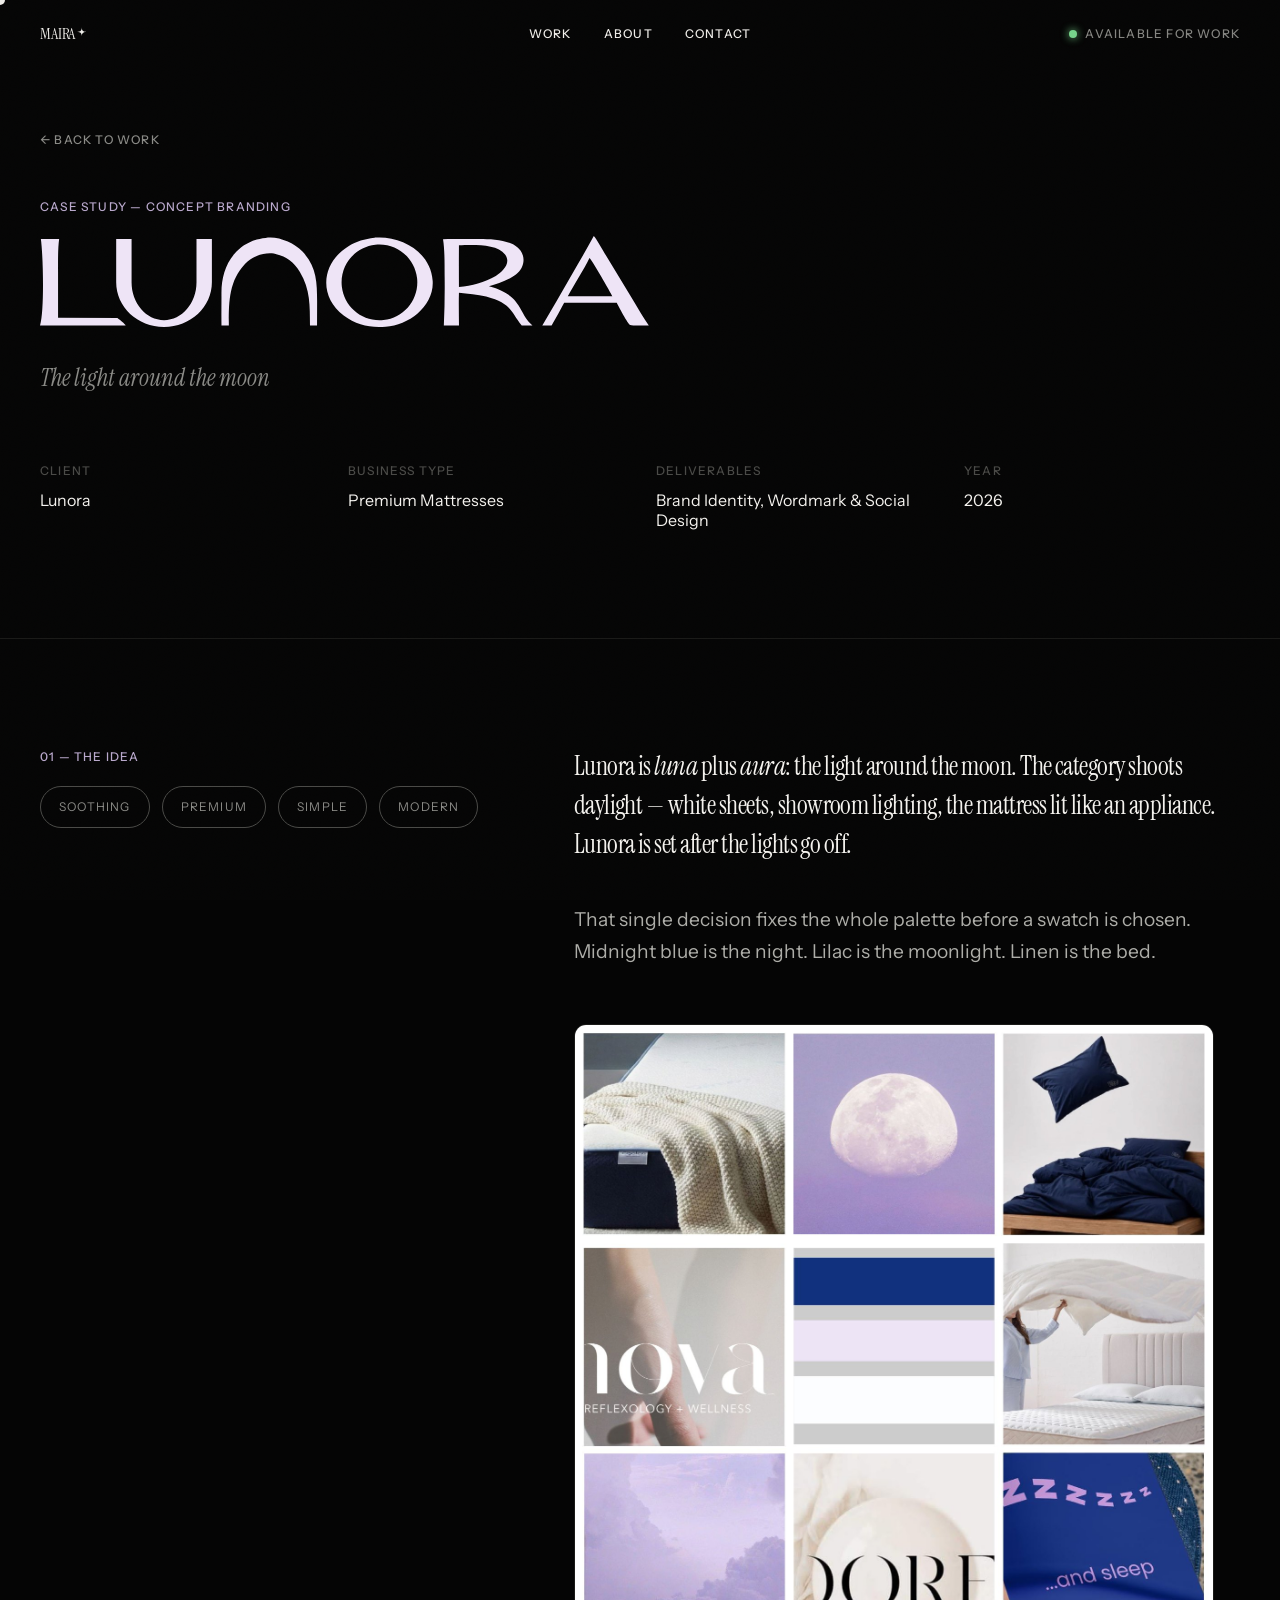
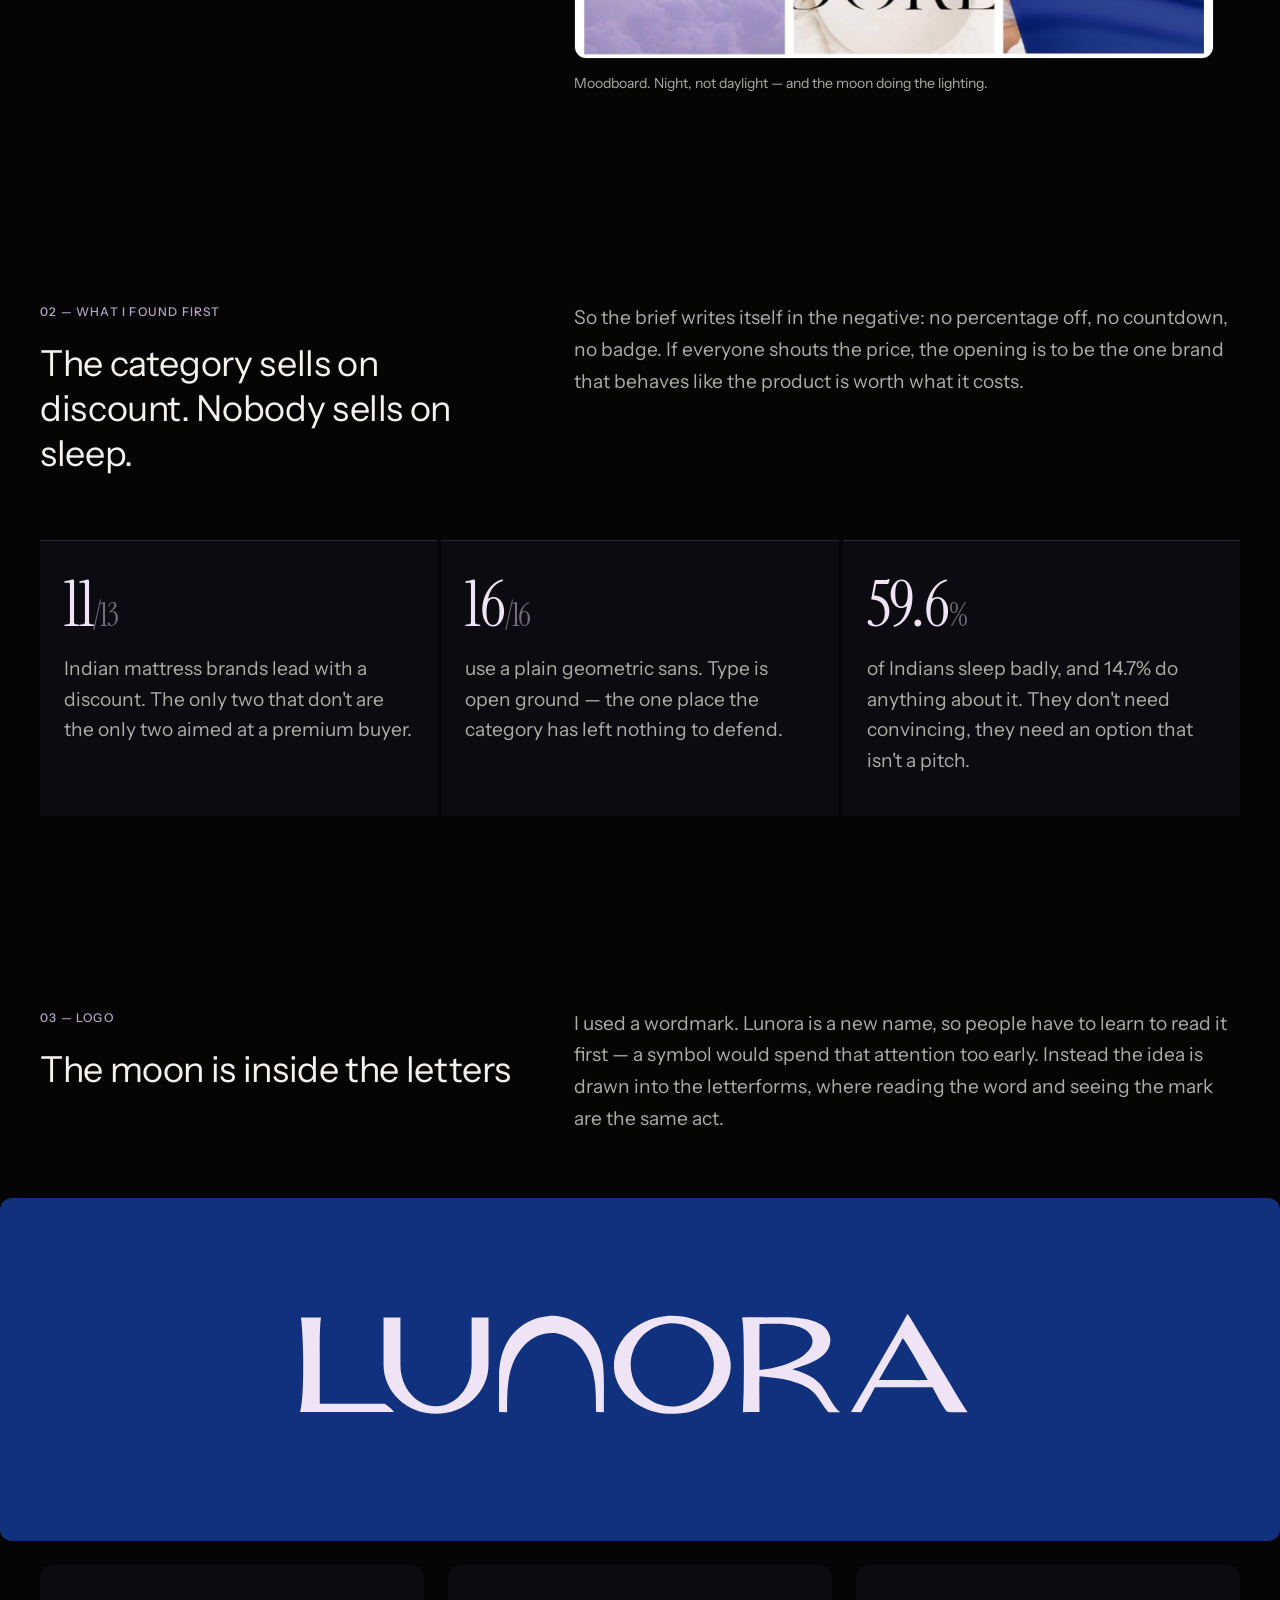
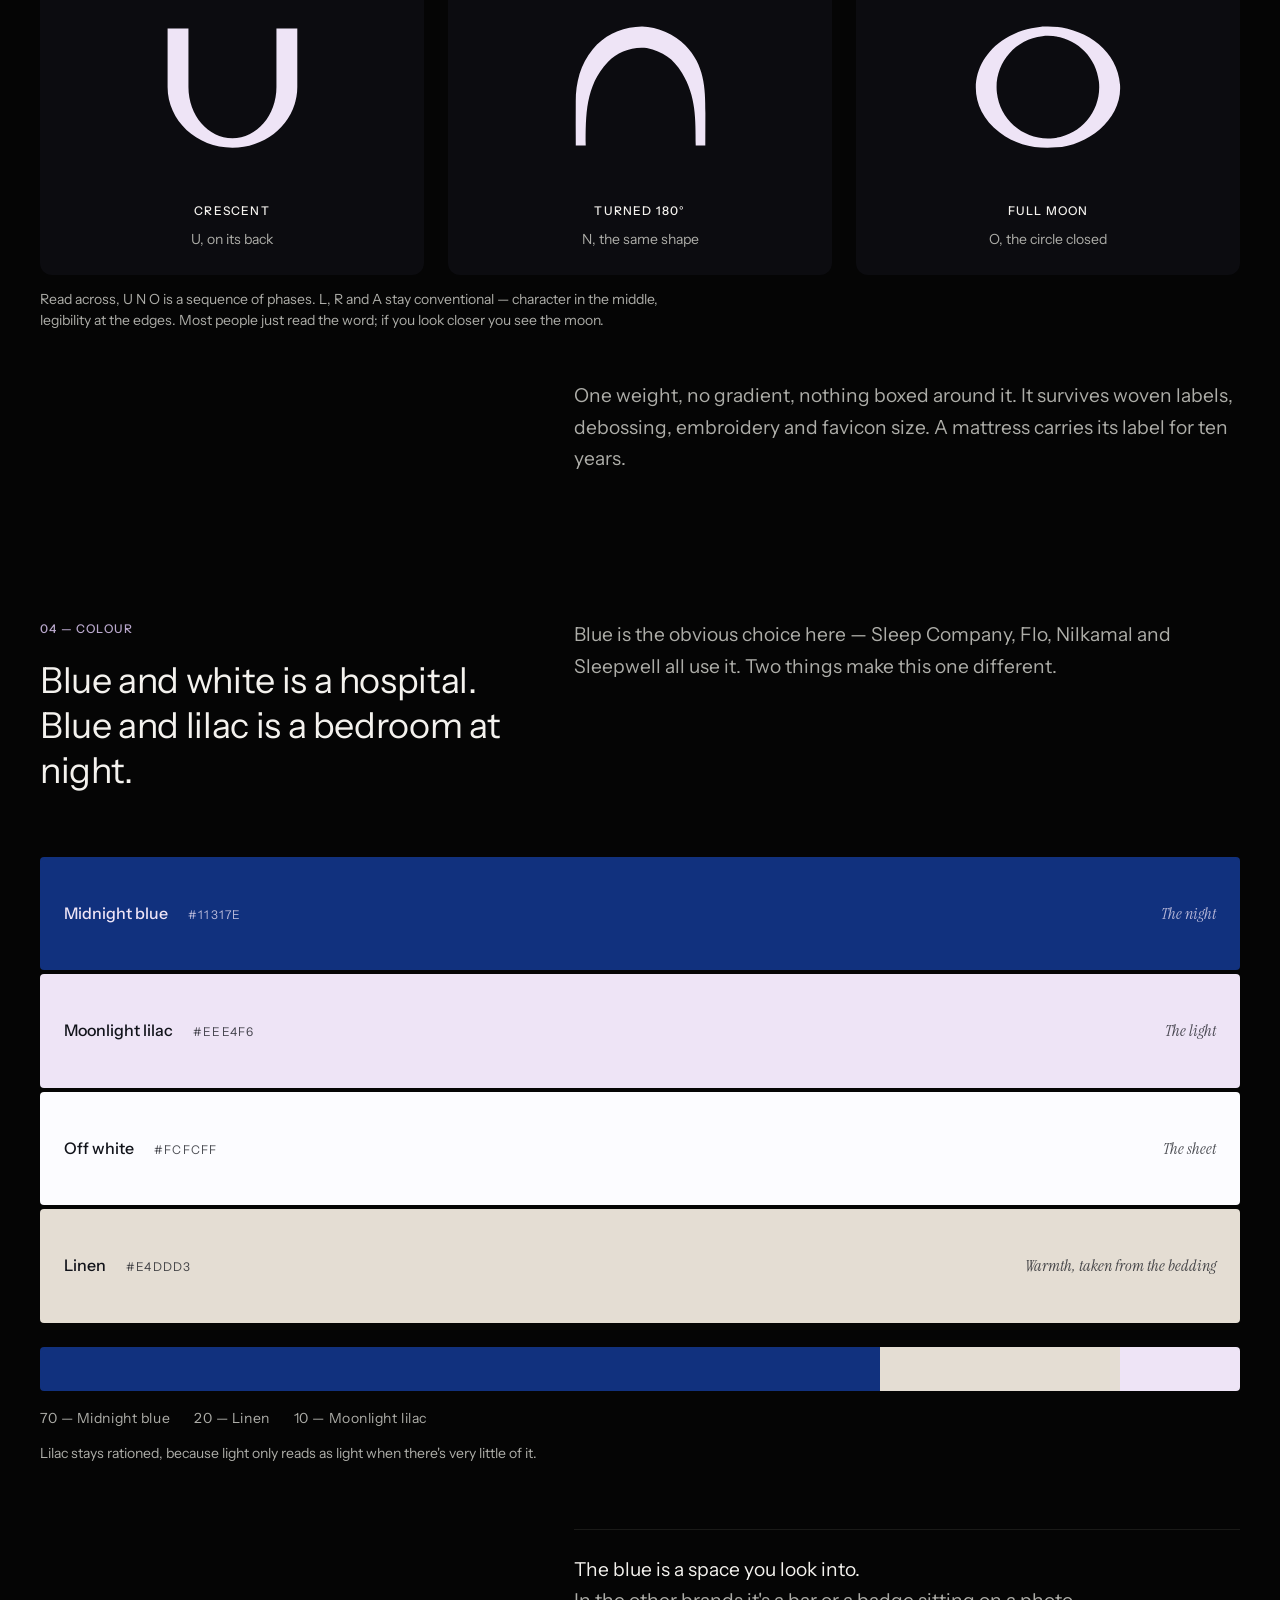
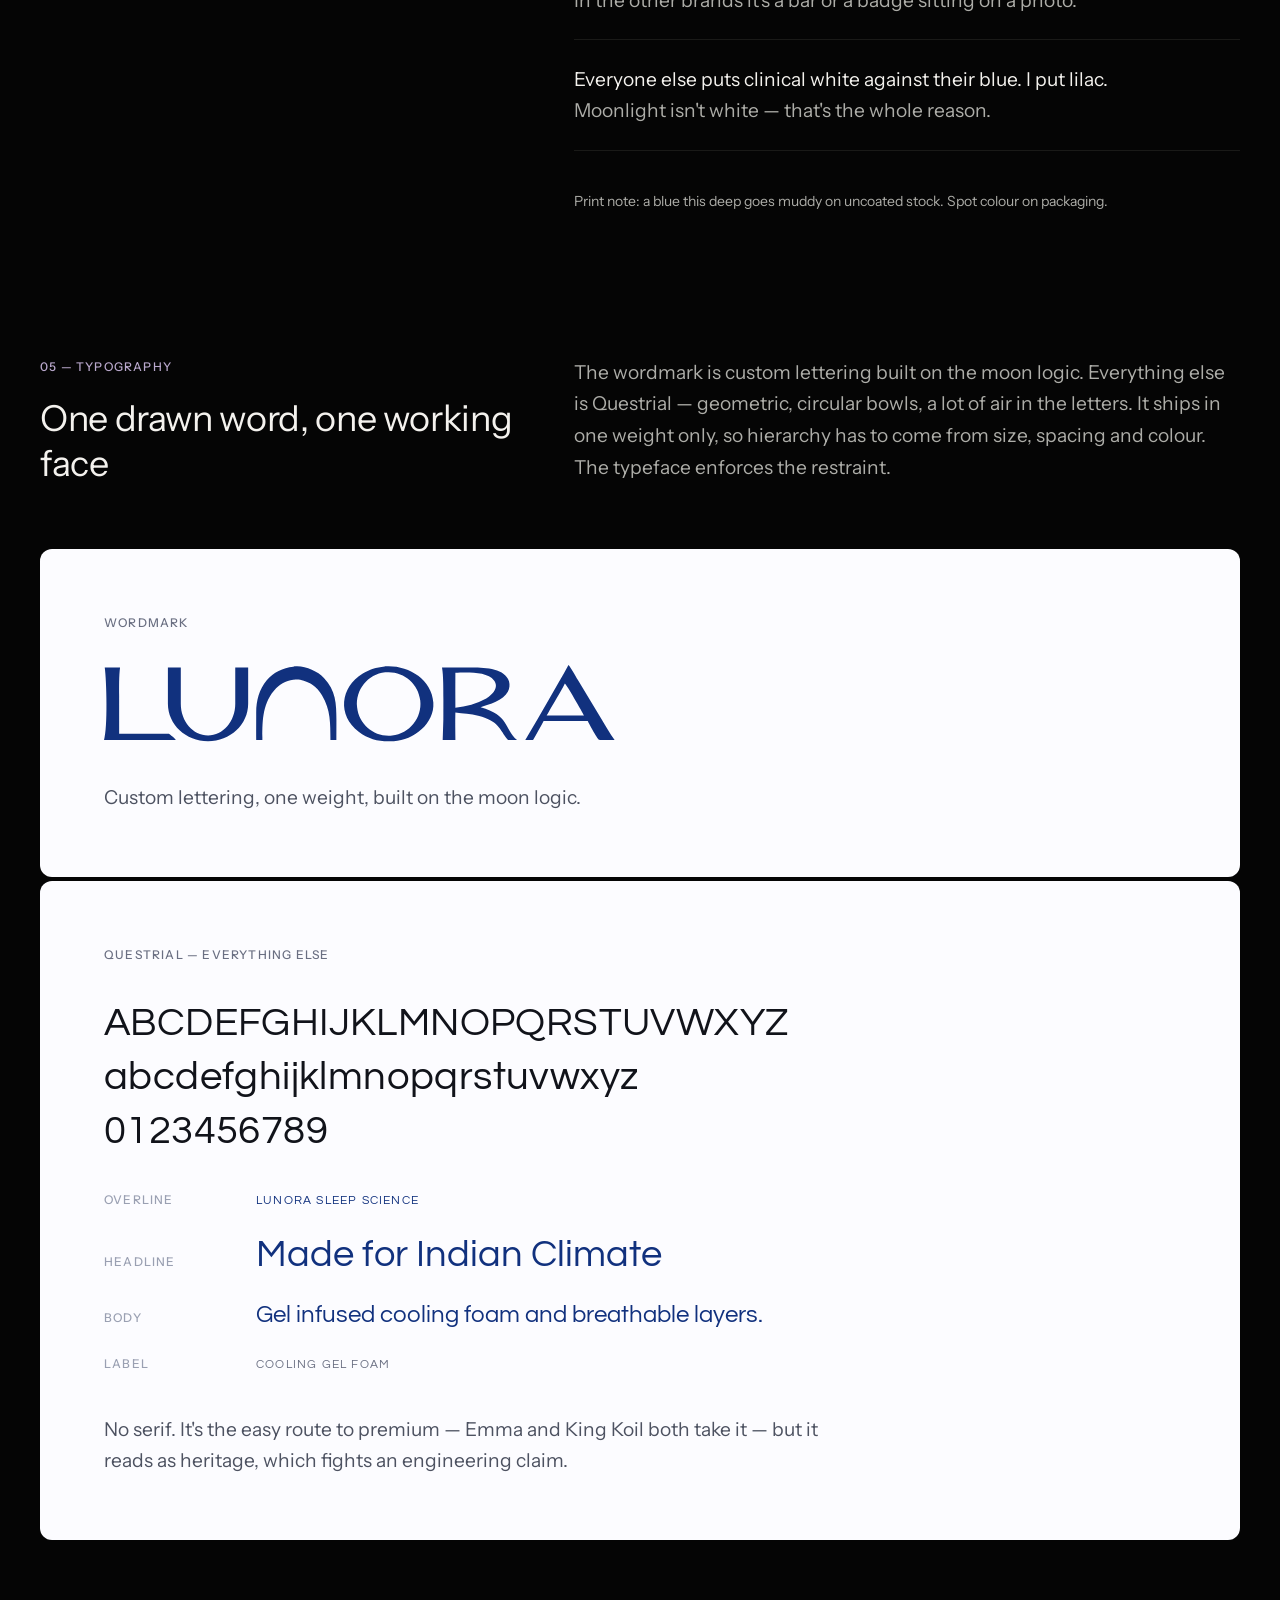
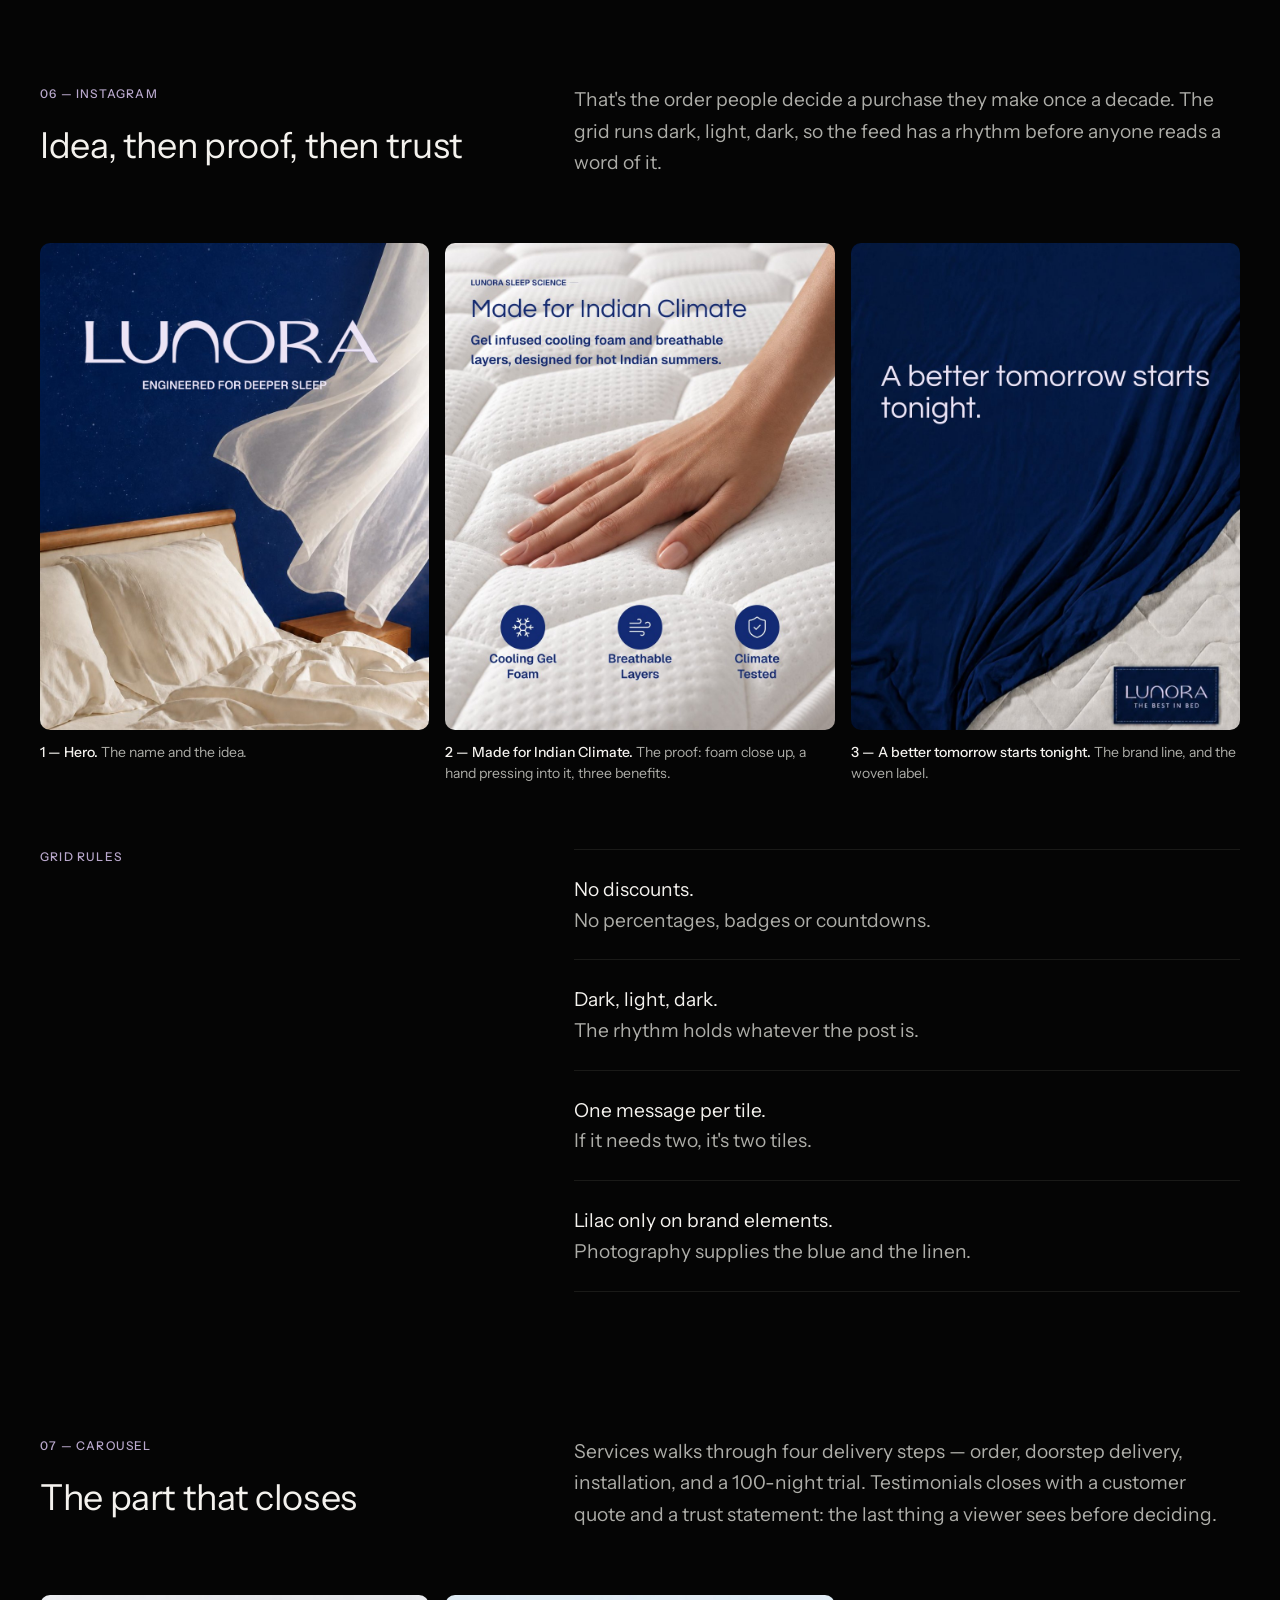
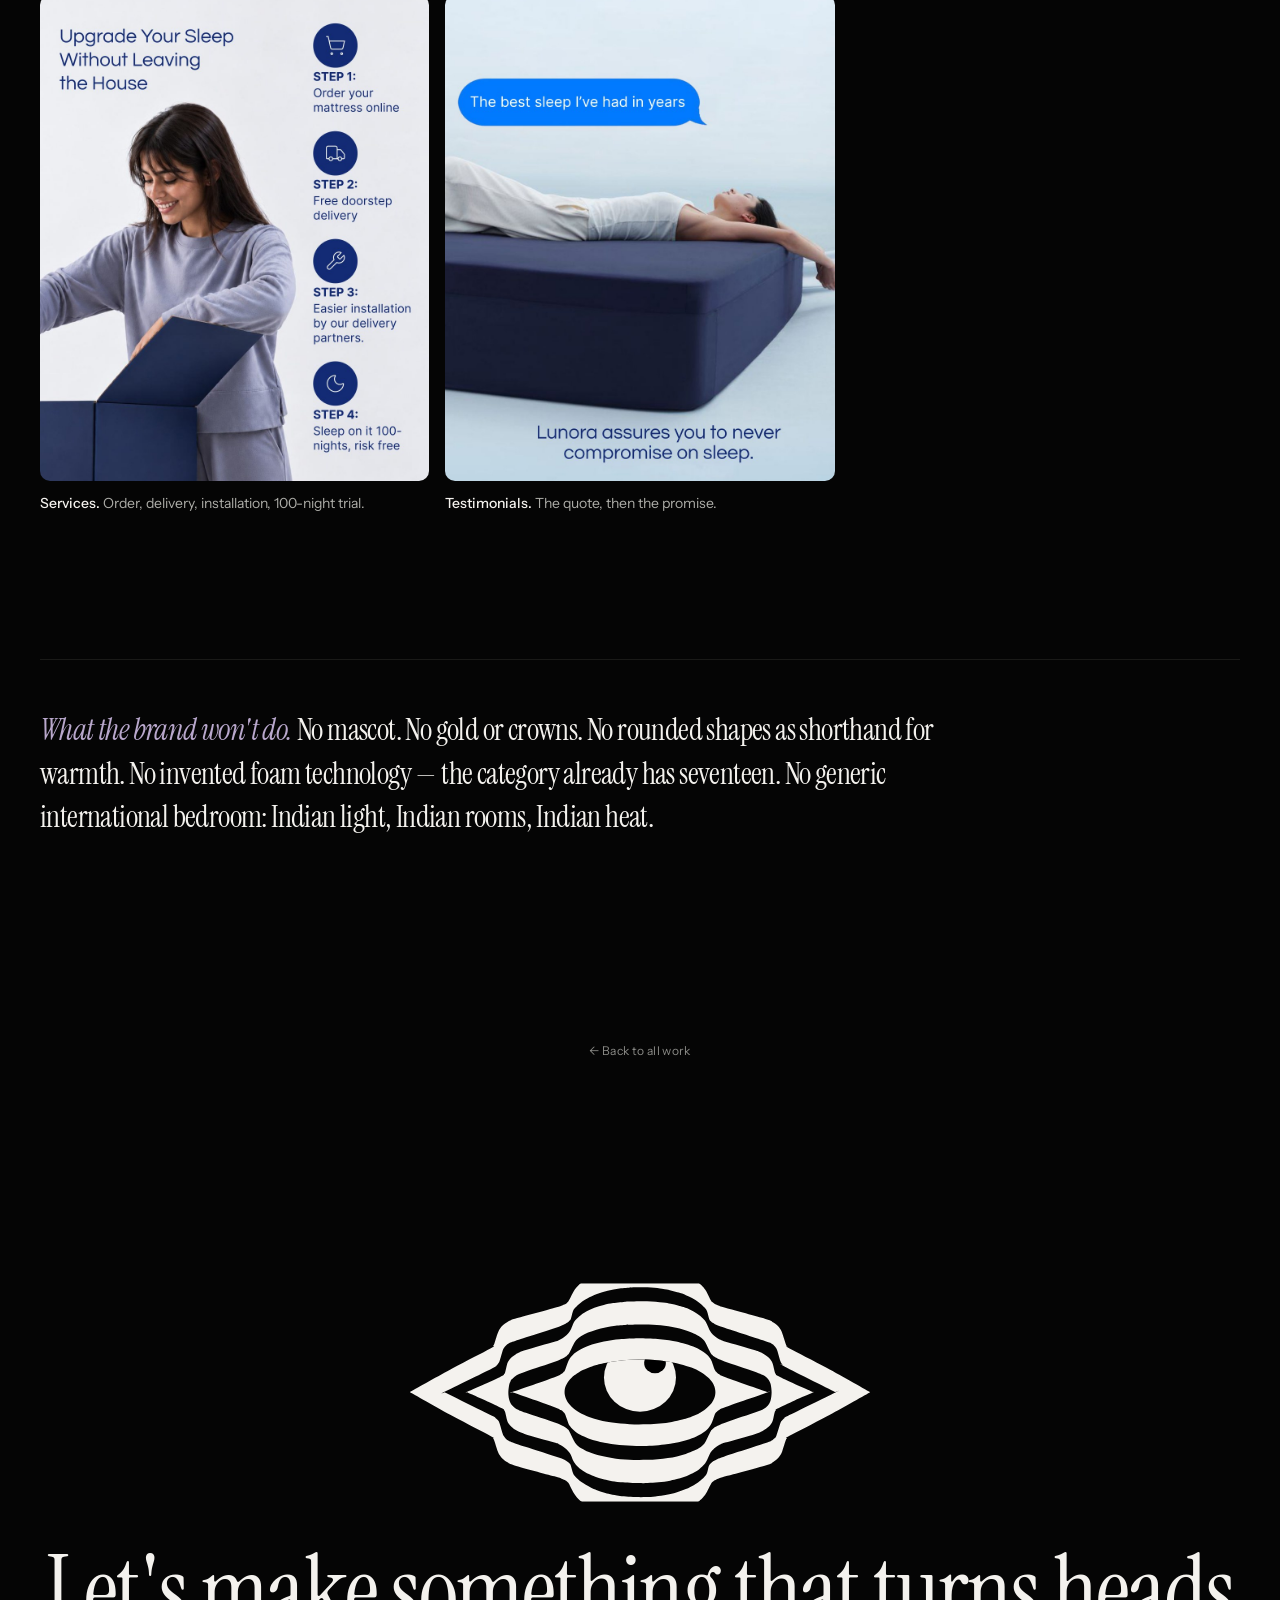
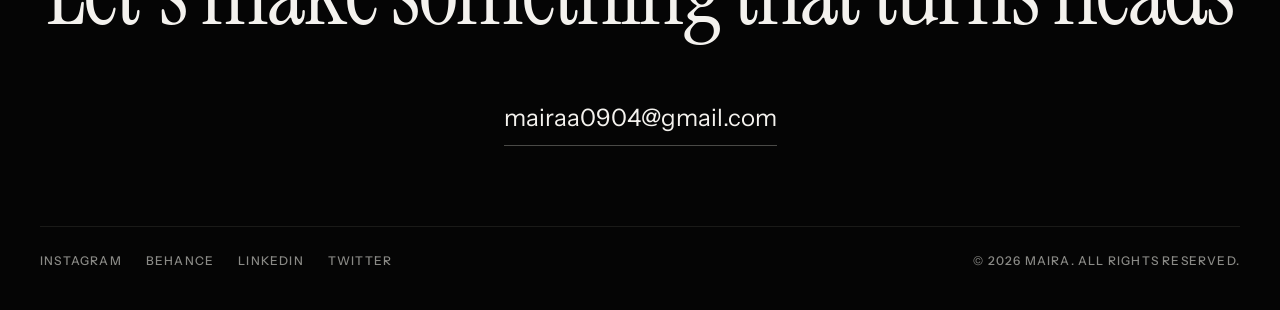
<file: work/lunora.html>
<!DOCTYPE html>
<html lang="en">
<head>
<meta charset="UTF-8" />
<meta name="viewport" content="width=device-width, initial-scale=1.0" />
<title>Lunora — Case Study — Maira</title>
<meta name="description" content="Brand identity, wordmark and social design for Lunora — a concept premium mattress brand built on moonlight rather than showroom light." />
<link rel="icon" href="../assets/favicon.ico" sizes="any">
<link rel="icon" href="../assets/favicon-32.png" type="image/png" sizes="32x32">
<link rel="icon" href="../assets/favicon-512.png" type="image/png" sizes="512x512">
<link rel="apple-touch-icon" href="../assets/apple-touch-icon.png">
<link rel="preconnect" href="https://fonts.googleapis.com">
<link rel="preconnect" href="https://fonts.gstatic.com" crossorigin>
<link href="https://fonts.googleapis.com/css2?family=Instrument+Sans:wght@400;500;700&family=Instrument+Serif:ital@0;1&family=Questrial&display=swap" rel="stylesheet">
<link rel="stylesheet" href="../css/style.css?v=14" />
<link rel="stylesheet" href="../css/case-study.css" />
<link rel="stylesheet" href="../css/lunora.css" />
</head>
<body>

<div class="cursor" id="cursor"></div>
<div class="grain"></div>

<svg width="0" height="0" style="position:absolute" aria-hidden="true">
  <defs>
    <symbol id="eyeMark" viewBox="0 0 815.08 446.53">
      <clipPath id="eyeOpen"><path d="M351.53 170.43C348.07 171.17 337.65 173.23 332.29 174.60C326.92 175.97 323.51 177.14 319.35 178.64C315.19 180.14 310.55 182.15 307.35 183.61C304.15 185.07 302.76 185.83 300.16 187.39C297.56 188.95 294.06 191.29 291.75 192.99C289.45 194.69 288.10 195.86 286.33 197.60C284.56 199.34 282.63 201.42 281.12 203.41C279.62 205.40 278.31 207.59 277.30 209.56C276.28 211.53 275.56 213.33 275.01 215.24C274.46 217.15 274.15 219.01 274.00 220.99C273.86 222.98 273.84 225.04 274.14 227.14C274.44 229.23 275.04 231.50 275.80 233.58C276.57 235.66 277.69 237.85 278.73 239.63C279.77 241.42 280.53 242.50 282.06 244.30C283.60 246.09 284.91 247.94 287.93 250.42C290.96 252.90 295.31 256.41 300.19 259.19C305.08 261.97 311.22 264.81 317.25 267.11C323.28 269.40 329.55 271.27 336.35 272.95C343.15 274.62 349.28 275.97 358.07 277.17C366.85 278.36 378.72 279.60 389.05 280.12C399.38 280.65 411.09 280.52 420.05 280.31C429.01 280.10 435.50 279.59 442.81 278.88C450.12 278.16 457.26 277.19 463.91 276.03C470.57 274.87 477.83 273.15 482.75 271.93C487.67 270.71 489.39 270.16 493.43 268.71C497.47 267.26 503.41 264.83 506.98 263.24C510.56 261.65 512.16 260.77 514.88 259.15C517.60 257.54 520.20 256.13 523.30 253.56C526.40 250.99 531.12 246.36 533.47 243.71C535.82 241.06 536.32 239.74 537.41 237.66C538.50 235.59 539.40 233.31 540.01 231.25C540.61 229.18 540.89 227.18 541.04 225.27C541.18 223.36 541.12 221.68 540.87 219.78C540.62 217.88 540.11 215.66 539.53 213.85C538.96 212.04 538.37 210.67 537.44 208.93C536.51 207.20 535.49 205.41 533.95 203.44C532.41 201.48 531.37 199.84 528.20 197.17C525.03 194.49 519.85 190.31 514.93 187.41C510.00 184.51 504.66 182.04 498.64 179.74C492.63 177.45 486.50 175.49 478.82 173.63C471.13 171.76 461.07 169.85 452.55 168.55C444.02 167.25 435.95 166.39 427.65 165.84C419.36 165.29 411.08 165.09 402.78 165.23C394.49 165.37 386.18 165.87 377.90 166.69C369.62 167.51 357.49 169.53 353.09 170.15C348.70 170.78 355.00 169.69 351.53 170.43Z"/></clipPath>
      <path class="mark__art" fill-rule="evenodd" d="M385.56 0.82C390.43 0.68 407.14 0.11 414.05 0.07C420.97 0.02 421.89 0.12 427.05 0.55C432.20 0.97 438.17 1.43 444.96 2.60C451.76 3.77 462.02 6.08 467.82 7.59C473.62 9.09 475.81 10.08 479.76 11.62C483.72 13.17 486.68 14.20 491.52 16.85C496.37 19.49 504.36 24.33 508.85 27.50C513.35 30.67 515.82 33.05 518.50 35.87C521.18 38.69 522.53 40.34 524.94 44.43C527.35 48.52 531.21 57.17 532.98 60.39C534.76 63.61 534.51 62.70 535.60 63.76C536.69 64.83 537.74 65.78 539.54 66.80C541.35 67.82 543.01 68.65 546.43 69.90C549.85 71.15 546.17 70.36 560.08 74.30C573.99 78.23 616.05 89.35 629.89 93.51C643.73 97.67 639.66 97.38 643.11 99.26C646.57 101.13 648.45 102.75 650.61 104.76C652.76 106.77 654.57 109.12 656.03 111.33C657.48 113.54 657.66 113.52 659.32 118.02C660.99 122.53 664.50 134.38 666.01 138.37C667.52 142.37 667.30 140.77 668.39 142.01C669.47 143.26 660.76 139.44 672.51 145.85C684.26 152.25 715.16 167.59 738.90 180.46C762.63 193.33 814.92 223.07 814.92 223.07C814.92 223.07 827.27 216.65 814.59 223.82C801.91 230.99 762.52 253.27 738.83 266.09C715.14 278.91 684.20 294.32 672.45 300.74C660.70 307.15 669.43 303.33 668.35 304.59C667.27 305.84 667.45 304.36 666.00 308.24C664.54 312.11 661.27 323.34 659.61 327.84C657.94 332.34 657.50 332.92 656.00 335.26C654.49 337.59 652.74 339.83 650.58 341.84C648.43 343.85 646.51 345.45 643.05 347.32C639.60 349.19 643.30 349.01 629.84 353.06C616.38 357.11 577.01 367.33 562.28 371.61C547.55 375.89 545.65 377.10 541.46 378.73C537.28 380.37 538.46 380.36 537.17 381.40C535.89 382.45 535.77 381.55 533.73 385.01C531.69 388.47 527.29 398.04 524.91 402.15C522.52 406.26 521.55 407.29 519.44 409.68C517.32 412.06 515.28 414.00 512.22 416.44C509.15 418.88 504.72 421.98 501.04 424.30C497.35 426.63 494.65 428.26 490.11 430.38C485.58 432.51 479.54 435.12 473.83 437.05C468.11 438.98 461.95 440.65 455.81 441.98C449.67 443.31 442.11 444.35 436.98 445.05C431.86 445.74 430.21 445.88 425.05 446.13C419.90 446.38 412.05 446.54 406.05 446.53C400.05 446.52 393.71 446.32 389.06 446.07C384.41 445.82 382.28 445.54 378.14 445.02C374.01 444.51 368.75 443.82 364.26 443.00C359.76 442.17 355.65 441.29 351.20 440.09C346.75 438.89 342.05 437.46 337.56 435.80C333.07 434.13 329.29 432.74 324.27 430.10C319.24 427.45 311.93 423.08 307.40 419.95C302.87 416.81 299.96 414.24 297.08 411.28C294.21 408.32 292.72 406.47 290.15 402.20C287.59 397.93 283.54 388.96 281.68 385.66C279.81 382.36 280.00 383.35 278.98 382.37C277.96 381.40 277.28 380.76 275.57 379.81C273.86 378.86 271.99 377.90 268.71 376.69C265.43 375.47 269.81 376.45 255.90 372.52C241.99 368.59 199.12 357.23 185.24 353.09C171.37 348.96 176.11 349.58 172.66 347.71C169.20 345.84 166.76 343.93 164.50 341.86C162.24 339.79 160.59 337.62 159.08 335.29C157.57 332.95 157.12 332.36 155.45 327.87C153.78 323.37 150.52 312.18 149.06 308.30C147.60 304.43 147.78 305.88 146.70 304.63C145.63 303.37 154.35 307.18 142.61 300.77C130.86 294.35 99.98 279.01 76.24 266.13C52.50 253.26 0.16 223.51 0.16 223.51C0.16 223.51 -12.07 229.86 0.50 222.75C13.06 215.63 51.87 193.63 75.54 180.81C99.22 167.99 130.62 152.39 142.55 145.82C154.48 139.25 145.98 142.75 147.11 141.38C148.25 140.01 148.06 141.16 149.36 137.62C150.66 134.08 153.29 124.52 154.90 120.13C156.52 115.74 157.34 113.92 159.02 111.27C160.70 108.63 162.85 106.27 165.00 104.26C167.16 102.26 169.69 100.63 171.96 99.23C174.23 97.83 176.28 96.88 178.63 95.88C180.97 94.88 173.27 96.82 186.01 93.22C198.74 89.62 240.42 78.51 255.01 74.27C269.60 70.04 269.68 69.43 273.57 67.83C277.47 66.23 277.10 65.71 278.38 64.66C279.66 63.61 279.30 64.92 281.26 61.54C283.22 58.16 287.66 48.59 290.13 44.39C292.60 40.19 293.59 39.02 296.08 36.34C298.57 33.67 301.88 30.80 305.07 28.32C308.26 25.84 311.00 23.91 315.21 21.46C319.42 19.01 325.01 15.94 330.35 13.63C335.69 11.31 341.63 9.25 347.26 7.57C352.89 5.89 357.89 4.66 364.15 3.55C370.41 2.44 381.26 1.37 384.83 0.91C388.40 0.46 380.69 0.96 385.56 0.82ZM391.33 37.75C387.83 38.07 377.99 38.61 371.14 39.58C364.29 40.55 356.88 41.91 350.22 43.56C343.57 45.21 337.23 47.18 331.20 49.48C325.18 51.77 318.85 54.78 314.08 57.33C309.31 59.89 306.13 62.04 302.56 64.81C298.99 67.58 295.02 71.29 292.67 73.95C290.32 76.61 289.71 77.53 288.45 80.77C287.18 84.00 286.13 90.59 285.08 93.36C284.03 96.12 283.26 96.19 282.12 97.38C280.98 98.56 281.26 98.84 278.23 100.48C275.20 102.11 276.03 102.95 263.95 107.20C251.86 111.44 219.79 121.35 205.72 125.95C191.66 130.56 184.69 132.96 179.54 134.82C174.39 136.67 176.38 136.13 174.81 137.07C173.24 138.00 171.59 139.01 170.15 140.41C168.70 141.80 167.18 143.78 166.16 145.42C165.14 147.07 165.25 146.49 164.02 150.26C162.80 154.03 160.23 164.15 158.80 168.05C157.37 171.95 156.67 172.05 155.43 173.65C154.19 175.25 153.16 176.28 151.35 177.63C149.53 178.98 159.40 174.33 144.52 181.77C129.64 189.22 75.96 215.35 62.06 222.31C48.17 229.27 61.13 223.53 61.13 223.53C61.13 223.53 130.27 257.65 145.22 265.14C160.17 272.64 149.21 267.31 150.84 268.51C152.47 269.72 153.73 270.83 155.01 272.38C156.29 273.94 157.06 273.96 158.52 277.84C159.98 281.71 162.52 291.72 163.79 295.61C165.07 299.50 165.12 299.42 166.18 301.18C167.25 302.94 168.74 304.79 170.18 306.18C171.63 307.57 173.16 308.54 174.85 309.51C176.54 310.48 175.43 310.23 180.33 311.99C185.24 313.75 190.19 315.46 204.27 320.07C218.34 324.68 252.43 335.30 264.76 339.64C277.09 343.98 275.37 344.50 278.26 346.10C281.16 347.70 281.06 348.14 282.14 349.23C283.22 350.31 283.65 349.72 284.76 352.61C285.87 355.50 287.38 363.16 288.78 366.58C290.19 370.01 290.68 370.50 293.17 373.17C295.67 375.85 299.38 379.50 303.75 382.63C308.13 385.76 314.83 389.53 319.41 391.94C323.99 394.35 327.29 395.57 331.25 397.10C335.22 398.63 339.21 399.94 343.19 401.11C347.17 402.29 350.31 403.16 355.13 404.16C359.95 405.16 364.27 406.25 372.09 407.10C379.91 407.95 394.23 408.92 402.05 409.25C409.88 409.59 413.57 409.32 419.05 409.11C424.54 408.89 428.97 408.64 434.96 407.97C440.95 407.31 448.83 406.27 454.99 405.13C461.14 403.98 466.25 402.76 471.88 401.08C477.52 399.41 483.55 397.31 488.81 395.08C494.08 392.86 499.55 389.97 503.49 387.74C507.42 385.52 509.44 384.07 512.42 381.72C515.41 379.37 519.11 376.19 521.41 373.65C523.71 371.12 524.96 369.57 526.24 366.51C527.52 363.46 528.28 357.86 529.09 355.33C529.90 352.80 529.99 352.76 531.08 351.35C532.17 349.94 533.60 348.34 535.63 346.88C537.67 345.41 539.87 344.12 543.31 342.57C546.76 341.02 542.03 342.33 556.28 337.57C570.53 332.82 614.71 318.78 628.80 314.03C642.90 309.29 638.01 310.60 640.86 309.11C643.71 307.63 644.48 306.57 645.87 305.12C647.27 303.68 647.48 304.91 649.20 300.47C650.93 296.03 654.55 282.97 656.21 278.46C657.87 273.96 657.92 275.03 659.16 273.43C660.40 271.84 661.99 270.23 663.67 268.90C665.34 267.57 654.31 272.91 669.20 265.47C684.10 258.03 738.89 231.33 753.02 224.26C767.14 217.20 753.95 223.10 753.95 223.10C753.95 223.10 679.90 186.27 664.26 178.13C648.62 169.98 661.38 175.80 660.09 174.25C658.81 172.70 658.06 172.80 656.55 168.81C655.04 164.82 652.30 154.21 651.03 150.33C649.75 146.44 649.90 147.14 648.89 145.49C647.87 143.85 646.36 141.84 644.92 140.44C643.48 139.04 642.94 138.42 640.27 137.10C637.59 135.79 643.83 137.57 628.85 132.54C613.86 127.52 565.50 112.16 550.38 106.95C535.25 101.74 540.90 102.80 538.09 101.30C535.27 99.79 534.76 99.10 533.47 97.89C532.17 96.68 531.51 97.01 530.32 94.04C529.12 91.07 527.67 83.51 526.28 80.08C524.88 76.65 524.32 76.07 521.93 73.46C519.53 70.85 515.63 67.21 511.92 64.41C508.22 61.61 503.54 58.82 499.70 56.67C495.86 54.51 492.37 52.99 488.88 51.49C485.39 49.98 484.39 49.32 478.75 47.65C473.11 45.97 460.98 42.79 455.02 41.42C449.07 40.06 448.70 40.12 443.04 39.48C437.38 38.83 429.54 37.85 421.05 37.55C412.57 37.25 397.09 37.63 392.13 37.66C387.18 37.70 394.83 37.43 391.33 37.75ZM383.58 62.82C389.78 62.71 409.31 61.95 420.05 62.22C430.80 62.49 441.07 63.71 448.04 64.44C455.01 65.17 457.40 65.77 461.87 66.63C466.33 67.48 471.01 68.60 474.82 69.60C478.64 70.59 480.87 71.19 484.77 72.61C488.67 74.03 493.70 75.83 498.22 78.14C502.75 80.44 508.22 83.77 511.91 86.42C515.60 89.06 518.24 91.80 520.36 94.01C522.49 96.22 522.67 96.03 524.67 99.70C526.66 103.37 530.22 112.32 532.34 116.03C534.47 119.74 535.44 120.08 537.41 121.95C539.38 123.81 541.86 125.70 544.18 127.22C546.49 128.74 548.79 129.94 551.30 131.09C553.81 132.24 549.46 131.21 559.22 134.12C568.97 137.04 599.93 145.64 609.83 148.58C619.73 151.51 615.71 150.51 618.64 151.74C621.57 152.97 624.68 154.35 627.40 155.96C630.11 157.57 632.78 159.40 634.95 161.40C637.12 163.40 639.04 165.84 640.41 167.97C641.77 170.10 642.12 170.87 643.12 174.20C644.13 177.52 645.58 185.08 646.42 187.91C647.27 190.73 647.41 190.09 648.21 191.14C649.01 192.18 646.57 191.66 651.23 194.17C655.89 196.68 665.70 201.36 676.18 206.18C686.66 211.00 714.10 223.08 714.10 223.08C714.10 223.08 719.10 221.42 713.69 223.89C708.27 226.35 692.02 233.11 681.61 237.86C671.19 242.62 656.77 249.48 651.20 252.41C645.63 255.35 649.03 254.30 648.18 255.46C647.34 256.62 646.97 256.55 646.12 259.38C645.28 262.21 644.15 269.13 643.12 272.44C642.10 275.75 641.35 277.11 639.98 279.23C638.61 281.36 637.22 283.17 634.90 285.18C632.58 287.19 629.85 289.29 626.04 291.31C622.22 293.33 623.28 293.71 612.01 297.27C600.74 300.84 568.67 309.63 558.43 312.71C548.18 315.80 553.24 314.50 550.55 315.81C547.87 317.12 544.58 319.02 542.31 320.58C540.03 322.13 538.55 323.48 536.89 325.14C535.22 326.81 534.30 327.05 532.32 330.57C530.33 334.10 526.84 342.78 525.00 346.27C523.15 349.76 523.22 349.34 521.22 351.51C519.23 353.69 515.90 357.00 513.03 359.30C510.16 361.60 507.77 363.22 504.03 365.30C500.28 367.38 495.43 369.86 490.55 371.80C485.67 373.74 479.69 375.57 474.76 376.95C469.82 378.33 466.74 379.07 460.96 380.09C455.17 381.11 446.69 382.36 440.04 383.06C433.39 383.77 426.72 384.10 421.05 384.33C415.39 384.57 414.01 384.72 406.05 384.48C398.09 384.24 381.96 383.62 373.31 382.89C364.65 382.16 359.50 381.05 354.14 380.10C348.77 379.15 345.46 378.33 341.13 377.18C336.80 376.02 332.19 374.63 328.16 373.18C324.12 371.73 321.06 370.64 316.91 368.47C312.75 366.30 306.91 362.83 303.21 360.19C299.52 357.54 296.93 354.93 294.73 352.63C292.53 350.32 291.54 349.18 290.02 346.37C288.50 343.56 286.84 338.39 285.62 335.76C284.40 333.14 284.05 332.46 282.72 330.62C281.40 328.77 279.64 326.56 277.68 324.69C275.72 322.81 273.27 320.91 270.96 319.38C268.65 317.84 266.35 316.66 263.85 315.51C261.34 314.35 266.04 315.51 255.92 312.47C245.79 309.43 214.35 300.87 203.09 297.29C191.83 293.71 192.17 293.01 188.35 291.00C184.53 288.99 182.43 287.29 180.15 285.24C177.87 283.18 176.04 280.80 174.67 278.68C173.29 276.56 172.92 275.82 171.92 272.50C170.92 269.17 169.58 261.66 168.66 258.74C167.75 255.81 167.25 255.99 166.45 254.94C165.65 253.90 168.34 254.83 163.88 252.46C159.41 250.09 150.13 245.55 139.65 240.72C129.18 235.90 101.01 223.52 101.01 223.52C101.01 223.52 95.43 225.44 101.40 222.71C107.38 219.98 126.47 211.90 136.88 207.13C147.28 202.36 158.93 196.70 163.85 194.12C168.77 191.54 165.61 192.68 166.40 191.63C167.20 190.59 167.71 190.78 168.63 187.86C169.55 184.94 170.91 177.44 171.91 174.12C172.91 170.79 173.26 170.03 174.63 167.91C176.00 165.78 177.93 163.36 180.11 161.36C182.28 159.37 185.31 157.40 187.68 155.93C190.04 154.47 191.38 153.81 194.31 152.58C197.24 151.35 195.00 151.64 205.25 148.56C215.51 145.48 245.98 137.05 255.85 134.08C265.72 131.11 261.97 131.89 264.48 130.74C266.99 129.60 268.71 128.67 270.91 127.19C273.10 125.72 275.75 123.67 277.65 121.90C279.55 120.13 280.97 118.41 282.30 116.57C283.62 114.72 284.31 113.55 285.60 110.83C286.88 108.12 288.66 102.91 290.02 100.27C291.39 97.64 291.77 97.20 293.77 95.04C295.76 92.87 299.04 89.64 302.01 87.28C304.99 84.92 307.50 83.11 311.61 80.88C315.72 78.66 321.37 75.94 326.68 73.92C331.98 71.90 337.88 70.17 343.44 68.76C349.01 67.35 353.50 66.43 360.07 65.45C366.63 64.48 378.93 63.34 382.85 62.90C386.77 62.46 377.38 62.94 383.58 62.82ZM385.34 103.77C381.67 104.08 370.66 104.78 364.13 105.58C357.60 106.37 351.80 107.38 346.15 108.53C340.50 109.69 335.31 110.98 330.21 112.52C325.10 114.06 319.95 115.89 315.51 117.77C311.06 119.66 306.86 121.79 303.54 123.81C300.22 125.83 297.69 127.80 295.60 129.88C293.51 131.95 293.20 132.29 291.01 136.25C288.81 140.21 284.45 150.02 282.40 153.64C280.36 157.26 280.07 156.65 278.71 157.96C277.35 159.27 277.74 159.66 274.24 161.49C270.74 163.32 269.20 164.76 257.71 168.94C246.22 173.12 215.83 182.94 205.30 186.58C194.76 190.21 197.49 189.44 194.48 190.75C191.47 192.07 189.58 192.83 187.21 194.46C184.84 196.09 181.80 198.91 180.27 200.54C178.73 202.17 178.75 202.66 178.00 204.24C177.26 205.82 176.41 207.07 175.79 210.00C175.18 212.93 174.54 218.51 174.34 221.81C174.14 225.11 174.36 227.49 174.57 229.81C174.78 232.14 175.03 233.67 175.60 235.76C176.18 237.85 177.17 240.54 178.03 242.34C178.89 244.15 179.53 245.17 180.77 246.59C182.00 248.01 183.83 249.67 185.45 250.89C187.07 252.10 187.17 252.36 190.49 253.87C193.80 255.39 194.14 256.02 205.35 259.98C216.57 263.94 246.16 273.39 257.75 277.64C269.34 281.89 271.30 283.55 274.89 285.46C278.48 287.37 278.02 287.84 279.28 289.09C280.54 290.34 280.49 289.40 282.45 292.94C284.42 296.48 288.77 306.27 291.05 310.32C293.33 314.37 293.92 315.10 296.12 317.23C298.32 319.37 300.76 321.10 304.24 323.12C307.72 325.15 311.37 327.24 317.01 329.41C322.66 331.58 330.12 334.21 338.14 336.15C346.15 338.10 355.43 339.90 365.08 341.09C374.74 342.28 386.89 342.93 396.05 343.30C405.21 343.66 412.89 343.46 420.05 343.27C427.22 343.08 432.90 342.68 439.05 342.15C445.20 341.62 451.31 340.92 456.96 340.08C462.61 339.24 467.68 338.32 472.95 337.11C478.22 335.90 483.46 334.53 488.58 332.82C493.69 331.12 499.30 328.88 503.63 326.88C507.96 324.88 511.84 322.60 514.56 320.82C517.28 319.04 518.32 318.05 519.95 316.19C521.59 314.33 522.26 313.52 524.37 309.64C526.49 305.76 530.72 296.34 532.62 292.91C534.52 289.48 534.42 290.36 535.79 289.06C537.15 287.75 538.41 286.50 540.81 285.07C543.21 283.63 546.70 281.98 550.19 280.46C553.68 278.94 550.96 279.70 561.74 275.97C572.51 272.24 603.72 262.13 614.83 258.08C625.95 254.04 625.04 253.81 628.43 251.71C631.82 249.60 633.36 247.97 635.16 245.45C636.96 242.93 638.30 240.17 639.23 236.56C640.16 232.96 640.69 228.09 640.73 223.81C640.76 219.53 640.00 214.02 639.44 210.88C638.88 207.75 638.22 206.79 637.37 204.99C636.51 203.18 635.51 201.51 634.33 200.04C633.14 198.57 631.75 197.32 630.24 196.15C628.74 194.99 628.71 194.65 625.30 193.06C621.89 191.47 621.11 190.63 609.79 186.61C598.47 182.59 568.97 173.19 557.38 168.95C545.79 164.71 543.83 163.05 540.23 161.15C536.64 159.25 537.09 158.78 535.82 157.53C534.56 156.29 534.67 157.33 532.65 153.69C530.62 150.05 525.86 139.65 523.67 135.69C521.48 131.72 521.50 131.87 519.48 129.89C517.46 127.92 514.98 125.90 511.54 123.83C508.10 121.77 504.46 119.71 498.85 117.50C493.23 115.29 485.82 112.58 477.84 110.59C469.87 108.60 460.10 106.78 450.97 105.58C441.84 104.38 433.86 103.70 423.05 103.39C412.25 103.08 392.43 103.63 386.14 103.70C379.85 103.76 389.01 103.45 385.34 103.77ZM403.60 127.83C408.92 127.98 424.40 127.98 434.79 128.77C445.18 129.56 457.79 131.26 465.96 132.56C474.14 133.86 477.86 134.94 483.84 136.59C489.83 138.25 496.40 140.30 501.86 142.50C507.32 144.69 513.16 147.87 516.60 149.76C520.05 151.64 520.67 152.35 522.53 153.82C524.40 155.29 526.25 156.94 527.80 158.56C529.35 160.18 530.74 161.97 531.84 163.54C532.93 165.12 532.96 164.58 534.36 168.01C535.77 171.43 538.76 180.76 540.26 184.09C541.75 187.42 542.09 186.76 543.35 188.00C544.62 189.24 545.05 189.99 547.84 191.53C550.63 193.07 545.85 191.99 560.10 197.25C574.36 202.51 633.36 223.08 633.36 223.08C633.36 223.08 645.19 219.48 632.84 223.89C620.50 228.31 573.48 244.39 559.30 249.58C545.13 254.78 550.48 253.57 547.82 255.07C545.15 256.56 544.57 257.33 543.30 258.56C542.03 259.80 541.69 259.13 540.19 262.46C538.70 265.80 536.32 274.41 534.33 278.59C532.34 282.77 530.91 284.69 528.25 287.54C525.60 290.39 521.88 293.33 518.41 295.68C514.94 298.04 512.03 299.63 507.42 301.67C502.81 303.72 496.87 306.09 490.77 307.97C484.67 309.86 477.46 311.64 470.84 313.01C464.22 314.37 458.01 315.32 451.04 316.18C444.08 317.04 437.38 317.76 429.05 318.17C420.72 318.57 410.71 318.81 401.05 318.62C391.39 318.44 380.57 317.98 371.10 317.04C361.63 316.10 350.88 314.18 344.25 313.01C337.62 311.83 336.01 311.29 331.33 309.99C326.64 308.69 321.08 307.09 316.13 305.21C311.19 303.33 305.48 300.71 301.65 298.71C297.82 296.71 295.46 294.93 293.16 293.23C290.85 291.54 289.39 290.15 287.80 288.56C286.22 286.96 284.83 285.32 283.65 283.67C282.47 282.02 282.18 282.17 280.72 278.64C279.25 275.12 276.33 265.88 274.84 262.54C273.35 259.20 273.02 259.86 271.76 258.61C270.50 257.37 270.42 256.77 267.27 255.09C264.11 253.41 267.09 253.80 252.83 248.54C238.57 243.28 181.70 223.53 181.70 223.53C181.70 223.53 170.01 227.10 182.22 222.71C194.43 218.32 240.72 202.47 254.99 197.21C269.26 191.94 264.97 192.73 267.84 191.11C270.71 189.49 271.03 188.64 272.19 187.46C273.35 186.28 273.37 187.29 274.78 184.04C276.20 180.78 278.70 172.11 280.69 167.95C282.69 163.78 284.19 161.80 286.75 159.03C289.30 156.25 292.32 153.76 296.03 151.29C299.74 148.82 303.80 146.50 309.01 144.23C314.23 141.96 320.65 139.61 327.34 137.66C334.03 135.71 341.85 133.91 349.14 132.56C356.42 131.20 362.11 130.31 371.06 129.53C380.01 128.74 397.44 128.15 402.86 127.87C408.29 127.58 398.28 127.68 403.60 127.83ZM351.53 170.43C348.07 171.17 337.65 173.23 332.29 174.60C326.92 175.97 323.51 177.14 319.35 178.64C315.19 180.14 310.55 182.15 307.35 183.61C304.15 185.07 302.76 185.83 300.16 187.39C297.56 188.95 294.06 191.29 291.75 192.99C289.45 194.69 288.10 195.86 286.33 197.60C284.56 199.34 282.63 201.42 281.12 203.41C279.62 205.40 278.31 207.59 277.30 209.56C276.28 211.53 275.56 213.33 275.01 215.24C274.46 217.15 274.15 219.01 274.00 220.99C273.86 222.98 273.84 225.04 274.14 227.14C274.44 229.23 275.04 231.50 275.80 233.58C276.57 235.66 277.69 237.85 278.73 239.63C279.77 241.42 280.53 242.50 282.06 244.30C283.60 246.09 284.91 247.94 287.93 250.42C290.96 252.90 295.31 256.41 300.19 259.19C305.08 261.97 311.22 264.81 317.25 267.11C323.28 269.40 329.55 271.27 336.35 272.95C343.15 274.62 349.28 275.97 358.07 277.17C366.85 278.36 378.72 279.60 389.05 280.12C399.38 280.65 411.09 280.52 420.05 280.31C429.01 280.10 435.50 279.59 442.81 278.88C450.12 278.16 457.26 277.19 463.91 276.03C470.57 274.87 477.83 273.15 482.75 271.93C487.67 270.71 489.39 270.16 493.43 268.71C497.47 267.26 503.41 264.83 506.98 263.24C510.56 261.65 512.16 260.77 514.88 259.15C517.60 257.54 520.20 256.13 523.30 253.56C526.40 250.99 531.12 246.36 533.47 243.71C535.82 241.06 536.32 239.74 537.41 237.66C538.50 235.59 539.40 233.31 540.01 231.25C540.61 229.18 540.89 227.18 541.04 225.27C541.18 223.36 541.12 221.68 540.87 219.78C540.62 217.88 540.11 215.66 539.53 213.85C538.96 212.04 538.37 210.67 537.44 208.93C536.51 207.20 535.49 205.41 533.95 203.44C532.41 201.48 531.37 199.84 528.20 197.17C525.03 194.49 519.85 190.31 514.93 187.41C510.00 184.51 504.66 182.04 498.64 179.74C492.63 177.45 486.50 175.49 478.82 173.63C471.13 171.76 461.07 169.85 452.55 168.55C444.02 167.25 435.95 166.39 427.65 165.84C419.36 165.29 411.08 165.09 402.78 165.23C394.49 165.37 386.18 165.87 377.90 166.69C369.62 167.51 357.49 169.53 353.09 170.15C348.70 170.78 355.00 169.69 351.53 170.43Z"/>
      <g clip-path="url(#eyeOpen)">
        <g class="mark__eye" style="--iris-cx:407.51px;--iris-cy:204.61px">
          <circle class="mark__iris" cx="407.51" cy="204.61" r="63.79"/>
          <circle class="mark__pupil" cx="434.14" cy="189.57" r="19.23"/>
        </g>
      </g>
    </symbol>

    <!-- Lunora wordmark. Every letter is its own group, and the full word
         is composed from them, so a single letter can be framed on its own
         for the moon-phase diagram without duplicating any path data.

         These are groups, not symbols, on purpose: a symbol establishes its
         own viewport and rescales to fill whatever references it, which
         would stop the diagram from cropping. A group carries no viewport,
         so each placement's own viewBox does the framing. -->
    <g id="lnL"><path fill="currentColor" fill-rule="evenodd" clip-rule="evenodd" d="M2.05496 7.5825L46.685 7.5625C43.338 31.3295 44.012 64.6475 44.007 88.6805L44.0519 200.084L189.205 200.115C193.16 203.27 208.664 214.976 209.147 218.606L0.00195312 218.628C11.002 182.189 7.59396 47.9435 2.05496 7.5825Z"/></g>
    <g id="lnU"><path fill="currentColor" fill-rule="evenodd" clip-rule="evenodd" d="M186.092 7.5625V113.098C186.092 173.504 238.447 222.473 303.031 222.473C367.615 222.473 419.97 173.504 419.97 113.098V7.5625H382.37V113.098C382.37 164.198 346.849 205.622 303.031 205.622C259.213 205.622 223.692 164.198 223.692 113.098V7.5625H186.092Z"/></g>
    <g id="lnN"><path fill="currentColor" fill-rule="evenodd" clip-rule="evenodd" d="M551.294 4.89065C580.634 -0.483346 620.439 16.5737 640.743 37.5687C675.528 73.5367 677.142 113.041 677.13 160.046L676.966 218.645L659.693 218.596C659.359 171.58 660.783 130.515 635.01 87.8687C618.741 60.9487 600.977 49.7997 571.474 42.6837C568.35 42.4867 565.222 42.3737 562.092 42.3447C539.551 42.2287 516.773 51.7836 501.324 68.0016C460.524 110.829 461.32 164.775 461.362 218.696L443.429 218.544C442.995 192.132 443.512 165.534 443.386 139.103C443.224 105.252 451.944 71.0507 474.103 44.7287C493.542 21.7507 521.303 7.42265 551.294 4.89065Z"/></g>
    <g id="lnO"><path fill="currentColor" fill-rule="evenodd" clip-rule="evenodd" d="M817.466 4.21935C818.606 4.12135 819.736 4.03935 820.866 3.97035C884.596 0.157353 954.666 39.8894 959.516 109.133C963.796 170.281 901.786 219.113 844.496 221.848C806.226 224.7 772.996 218.081 742.016 194.445C679.633 146.834 688.073 65.4683 752.886 25.4623C773.976 12.4493 792.986 7.24835 817.466 4.21935ZM819.266 21.3794C870.066 15.7474 915.796 52.3663 921.416 103.161C927.036 153.956 890.406 199.685 839.616 205.29C788.836 210.893 743.126 174.28 737.506 123.503C731.896 72.7274 768.496 27.0093 819.266 21.3794Z"/></g>
    <g id="lnR"><path fill="currentColor" fill-rule="evenodd" clip-rule="evenodd" d="M984.826 7.64118C1004.57 7.29718 1025.19 7.56419 1044.92 7.51719C1082.14 7.43019 1166.27 1.52718 1179.99 47.4322C1182.96 57.6952 1181.77 68.7122 1176.68 78.1072C1162.98 103.179 1122.72 115.296 1097.12 122.883C1179.97 145.375 1166.23 185.121 1203.45 218.633H1177.16C1150.16 186.315 1153.64 165.168 1090.3 147.975C1068.9 142.164 1045.72 141.647 1023.76 138.53C1022.98 164.174 1023.67 192.737 1023.84 218.612C1011.59 218.478 999.076 218.642 986.806 218.674C988.776 179.05 989.266 139.598 988.816 99.9272C988.516 73.5042 989.296 33.0302 984.826 7.64118ZM1023.76 22.4732C1053.31 22.2582 1116.2 17.2702 1136.46 45.1472C1151.93 66.4272 1131.45 86.0732 1113.8 97.9352C1086.01 113.094 1055.32 122.185 1023.76 124.61C1023.55 90.5652 1023.55 56.5182 1023.76 22.4732Z"/></g>
    <g id="lnA"><path fill="currentColor" fill-rule="evenodd" clip-rule="evenodd" d="M1353.28 0.0078125C1359.15 5.56881 1375.18 34.6688 1380.39 43.1318L1447.58 154.074C1459.69 174.129 1474.5 199.698 1487.74 218.714C1478.9 218.487 1447.76 219.651 1442.51 217.681C1436.97 215.602 1412.73 169.798 1409.4 163.044L1363.5 163.112L1280.88 163.164C1271.83 180.88 1259.93 201.068 1250.14 218.69L1227.47 218.532C1250.73 178.985 1273.79 139.316 1296.64 99.5268C1314.92 67.8628 1336.16 32.0248 1353.28 0.0078125ZM1342.76 53.9898C1347.07 55.7488 1394.56 138.713 1398.62 147.226C1382.2 147.577 1364.98 147.333 1348.5 147.323L1289.74 147.299C1305.4 119.229 1329.12 81.6558 1342.76 53.9898Z"/></g>
    <g id="lunoraMark">
      <use href="#lnL"/><use href="#lnU"/><use href="#lnN"/><use href="#lnO"/><use href="#lnR"/><use href="#lnA"/>
    </g>
  </defs>
</svg>

<header class="nav">
  <a href="../index.html" class="nav__logo">MAIRA<svg class="nav__logo-star" viewBox="0 0 100 100" aria-hidden="true" focusable="false"><path d="M50 0 C50 38 62 50 100 50 C62 50 50 62 50 100 C50 62 38 50 0 50 C38 50 50 38 50 0 Z"/></svg></a>

  <nav class="nav__links">
    <a href="../index.html#work" data-hover>Work</a>
    <a href="../index.html#about" data-hover>About</a>
    <a href="../index.html#contact" data-hover>Contact</a>
  </nav>

  <div class="nav__status">
    <span class="dot"></span>
    Available for work
  </div>

  <button class="nav__toggle" id="navToggle" aria-label="Toggle menu">
    <span></span><span></span>
  </button>
</header>

<div class="mobile-menu" id="mobileMenu">
  <a href="../index.html#work" data-hover>Work</a>
  <a href="../index.html#about" data-hover>About</a>
  <a href="../index.html#contact" data-hover>Contact</a>
</div>


<main class="cs ln">

  <!-- ── Case study header ─────────────────────────────────────────── -->
  <section class="cs-hero">
    <a href="../index.html#work" class="cs-back reveal" data-hover>← Back to Work</a>

    <p class="cs-eyebrow reveal">Case Study — Concept Branding</p>
    <h1 class="cs-title ln-title reveal">
      <svg viewBox="0 0 1515 250" role="img" aria-label="Lunora"><use href="#lunoraMark"/></svg>
    </h1>
    <p class="cs-tagline reveal">The light around the moon</p>

    <div class="cs-spec reveal">
      <div class="cs-spec__item">
        <span>Client</span>
        <p>Lunora</p>
      </div>
      <div class="cs-spec__item">
        <span>Business Type</span>
        <p>Premium Mattresses</p>
      </div>
      <div class="cs-spec__item">
        <span>Deliverables</span>
        <p>Brand Identity, Wordmark &amp; Social Design</p>
      </div>
      <div class="cs-spec__item">
        <span>Year</span>
        <p>2026</p>
      </div>
    </div>
  </section>

  <!-- ── 01 The idea ───────────────────────────────────────────────── -->
  <section class="cs-section">
    <div class="cs-band">
      <div class="cs-band__head">
        <span class="cs-index reveal">01 — The Idea</span>
        <div class="cs-keywords reveal">
          <span>Soothing</span>
          <span>Premium</span>
          <span>Simple</span>
          <span>Modern</span>
        </div>
      </div>
      <div class="cs-band__body">
        <p class="cs-lede reveal">
          Lunora is <em>luna</em> plus <em>aura</em>: the light around the moon. The category shoots
          daylight — white sheets, showroom lighting, the mattress lit like an appliance. Lunora is
          set after the lights go off.
        </p>
        <p class="cs-text reveal">
          That single decision fixes the whole palette before a swatch is chosen. Midnight blue is
          the night. Lilac is the moonlight. Linen is the bed.
        </p>
        <div class="ln-board reveal">
          <img src="../assets/work/lunora/moodboard.jpg"
               alt="Moodboard: a navy mattress under a cream knit throw, a lilac moon, navy bedding, lilac clouds, and the midnight-blue, lilac and off-white colour bands"
               loading="lazy">
        </div>
        <p class="cs-cap reveal">Moodboard. Night, not daylight — and the moon doing the lighting.</p>
      </div>
    </div>
  </section>

  <!-- ── 02 Research ───────────────────────────────────────────────── -->
  <section class="cs-section">
    <div class="cs-band">
      <div class="cs-band__head">
        <span class="cs-index reveal">02 — What I Found First</span>
        <h2 class="cs-heading reveal">The category sells on discount. Nobody sells on sleep.</h2>
      </div>
      <div class="cs-band__body">
        <p class="cs-text reveal">
          So the brief writes itself in the negative: no percentage off, no countdown, no badge. If
          everyone shouts the price, the opening is to be the one brand that behaves like the
          product is worth what it costs.
        </p>
      </div>
    </div>

    <div class="ln-stats reveal">
      <div class="ln-stat">
        <b>11<i>/13</i></b>
        <span>Indian mattress brands lead with a discount. The only two that don't are the only two
        aimed at a premium buyer.</span>
      </div>
      <div class="ln-stat">
        <b>16<i>/16</i></b>
        <span>use a plain geometric sans. Type is open ground — the one place the category has left
        nothing to defend.</span>
      </div>
      <div class="ln-stat">
        <b>59.6<i>%</i></b>
        <span>of Indians sleep badly, and 14.7% do anything about it. They don't need convincing,
        they need an option that isn't a pitch.</span>
      </div>
    </div>

  </section>

  <!-- ── 03 Logo ───────────────────────────────────────────────────── -->
  <section class="cs-section">
    <div class="cs-band">
      <div class="cs-band__head">
        <span class="cs-index reveal">03 — Logo</span>
        <h2 class="cs-heading reveal">The moon is inside the letters</h2>
      </div>
      <div class="cs-band__body">
        <p class="cs-text reveal">
          I used a wordmark. Lunora is a new name, so people have to learn to read it first — a
          symbol would spend that attention too early. Instead the idea is drawn into the
          letterforms, where reading the word and seeing the mark are the same act.
        </p>
      </div>
    </div>

    <div class="ln-panel ln-bleed reveal" style="margin-bottom: var(--s-6);">
      <svg viewBox="0 0 1515 250" role="img" aria-label="Lunora wordmark in moonlight lilac on midnight blue"><use href="#lunoraMark"/></svg>
    </div>

    <div class="ln-moon reveal">
      <div class="ln-moon__cell">
        <svg viewBox="176 -6 254 238" role="img" aria-label="The letter U, drawn as a crescent resting on its back"><use href="#lnU"/></svg>
        <em>Crescent</em>
        <i>U, on its back</i>
      </div>
      <div class="ln-moon__cell">
        <svg viewBox="433 -6 254 238" role="img" aria-label="The letter N, the same crescent turned 180 degrees"><use href="#lnN"/></svg>
        <em>Turned 180°</em>
        <i>N, the same shape</i>
      </div>
      <div class="ln-moon__cell">
        <svg viewBox="689 -6 281 238" role="img" aria-label="The letter O, a closed circle — the full moon"><use href="#lnO"/></svg>
        <em>Full moon</em>
        <i>O, the circle closed</i>
      </div>
    </div>
    <p class="cs-cap reveal" style="max-width:640px;">
      Read across, U&nbsp;N&nbsp;O is a sequence of phases. L, R and A stay conventional —
      character in the middle, legibility at the edges. Most people just read the word; if you look
      closer you see the moon.
    </p>

    <div class="cs-band cs-band--runon" style="margin-top: var(--s-12); margin-bottom: 0;">
      <div class="cs-band__body">
        <p class="cs-text reveal" style="margin-bottom: 0;">
          One weight, no gradient, nothing boxed around it. It survives woven labels, debossing,
          embroidery and favicon size. A mattress carries its label for ten years.
        </p>
      </div>
    </div>
  </section>

  <!-- ── 04 Colour ─────────────────────────────────────────────────── -->
  <section class="cs-section">
    <div class="cs-band">
      <div class="cs-band__head">
        <span class="cs-index reveal">04 — Colour</span>
        <h2 class="cs-heading reveal">Blue and white is a hospital. Blue and lilac is a bedroom at night.</h2>
      </div>
      <div class="cs-band__body">
        <p class="cs-text reveal">
          Blue is the obvious choice here — Sleep Company, Flo, Nilkamal and Sleepwell all use it.
          Two things make this one different.
        </p>
      </div>
    </div>

    <div class="ln-palette reveal">
      <div class="ln-swatch" style="background:#11317e; color:#eee4f6;">
        <b>Midnight blue</b><em>#11317E</em><i>The night</i>
      </div>
      <div class="ln-swatch" style="background:#eee4f6; color:#11131a;">
        <b>Moonlight lilac</b><em>#EEE4F6</em><i>The light</i>
      </div>
      <div class="ln-swatch" style="background:#fcfcff; color:#11131a;">
        <b>Off white</b><em>#FCFCFF</em><i>The sheet</i>
      </div>
      <div class="ln-swatch" style="background:#e4ddd3; color:#11131a;">
        <b>Linen</b><em>#E4DDD3</em><i>Warmth, taken from the bedding</i>
      </div>
    </div>

    <div class="ln-ratio reveal" role="img" aria-label="Colour mix: roughly 70 percent midnight blue, 20 percent linen, 10 percent moonlight lilac">
      <span style="flex:70; background:#11317e;"></span>
      <span style="flex:20; background:#e4ddd3;"></span>
      <span style="flex:10; background:#eee4f6;"></span>
    </div>
    <p class="ln-ratio__legend reveal">
      <span>70 — Midnight blue</span>
      <span>20 — Linen</span>
      <span>10 — Moonlight lilac</span>
    </p>
    <p class="cs-cap reveal" style="margin-bottom: var(--s-16);">
      Lilac stays rationed, because light only reads as light when there's very little of it.
    </p>

    <div class="cs-band cs-band--runon" style="margin-bottom: 0;">
      <div class="cs-band__body">
        <ul class="ln-rules reveal" style="margin-bottom: var(--s-10);">
          <li><b>The blue is a space you look into.</b> In the other brands it's a bar or a badge sitting on a photo.</li>
          <li><b>Everyone else puts clinical white against their blue. I put lilac.</b> Moonlight isn't white — that's the whole reason.</li>
        </ul>
        <p class="cs-cap reveal" style="margin-top: 0;">
          Print note: a blue this deep goes muddy on uncoated stock. Spot colour on packaging.
        </p>
      </div>
    </div>
  </section>

  <!-- ── 05 Typography ─────────────────────────────────────────────── -->
  <section class="cs-section">
    <div class="cs-band">
      <div class="cs-band__head">
        <span class="cs-index reveal">05 — Typography</span>
        <h2 class="cs-heading reveal">One drawn word, one working face</h2>
      </div>
      <div class="cs-band__body">
        <p class="cs-text reveal">
          The wordmark is custom lettering built on the moon logic. Everything else is Questrial —
          geometric, circular bowls, a lot of air in the letters. It ships in one weight only, so
          hierarchy has to come from size, spacing and colour. The typeface enforces the restraint.
        </p>
      </div>
    </div>

    <div class="ln-spec reveal">
      <p class="ln-spec__label">Wordmark</p>
      <svg class="ln-spec__mark" viewBox="0 0 1515 250" role="img" aria-label="Lunora wordmark in midnight blue"><use href="#lunoraMark"/></svg>
      <p class="ln-spec__note">Custom lettering, one weight, built on the moon logic.</p>
    </div>

    <div class="ln-spec reveal">
      <p class="ln-spec__label">Questrial — everything else</p>
      <p class="ln-spec__glyphs">
        ABCDEFGHIJKLMNOPQRSTUVWXYZ<br>
        abcdefghijklmnopqrstuvwxyz<br>
        0123456789
      </p>
      <dl class="ln-scale">
        <dt>Overline</dt><dd class="is-overline">Lunora Sleep Science</dd>
        <dt>Headline</dt><dd class="is-headline">Made for Indian Climate</dd>
        <dt>Body</dt><dd class="is-body">Gel infused cooling foam and breathable layers.</dd>
        <dt>Label</dt><dd class="is-label">Cooling Gel Foam</dd>
      </dl>
      <p class="ln-spec__note">
        No serif. It's the easy route to premium — Emma and King Koil both take it — but it reads as
        heritage, which fights an engineering claim.
      </p>
    </div>
  </section>

  <!-- ── 06 Instagram ──────────────────────────────────────────────── -->
  <section class="cs-section">
    <div class="cs-band">
      <div class="cs-band__head">
        <span class="cs-index reveal">06 — Instagram</span>
        <h2 class="cs-heading reveal">Idea, then proof, then trust</h2>
      </div>
      <div class="cs-band__body">
        <p class="cs-text reveal">
          That's the order people decide a purchase they make once a decade. The grid runs dark,
          light, dark, so the feed has a rhythm before anyone reads a word of it.
        </p>
      </div>
    </div>

    <div class="ln-tiles reveal">
      <figure class="ln-tile">
        <img src="../assets/work/lunora/ig-hero.jpg"
             alt="Instagram post: the Lunora wordmark in lilac over a midnight-blue bedroom wall, a sheer curtain lifting over a made bed, with the line Engineered for deeper sleep"
             loading="lazy">
        <figcaption><b>1 — Hero.</b> The name and the idea.</figcaption>
      </figure>
      <figure class="ln-tile">
        <img src="../assets/work/lunora/ig-climate.jpg"
             alt="Instagram post: a hand pressing into a white quilted mattress top under the headline Made for Indian Climate, with three icons — cooling gel foam, breathable layers, climate tested"
             loading="lazy">
        <figcaption><b>2 — Made for Indian Climate.</b> The proof: foam close up, a hand pressing into it, three benefits.</figcaption>
      </figure>
      <figure class="ln-tile">
        <img src="../assets/work/lunora/ig-tomorrow.jpg"
             alt="Instagram post: navy bedding against linen with the line A better tomorrow starts tonight and a woven Lunora label"
             loading="lazy">
        <figcaption><b>3 — A better tomorrow starts tonight.</b> The brand line, and the woven label.</figcaption>
      </figure>
    </div>

    <div class="cs-band" style="margin-top: var(--s-16); margin-bottom: 0;">
      <div class="cs-band__head">
        <h3 class="cs-index reveal">Grid rules</h3>
      </div>
      <div class="cs-band__body">
        <ul class="ln-rules reveal">
      <li><b>No discounts.</b> No percentages, badges or countdowns.</li>
      <li><b>Dark, light, dark.</b> The rhythm holds whatever the post is.</li>
      <li><b>One message per tile.</b> If it needs two, it's two tiles.</li>
          <li><b>Lilac only on brand elements.</b> Photography supplies the blue and the linen.</li>
        </ul>
      </div>
    </div>
  </section>

  <!-- ── 07 Carousel ───────────────────────────────────────────────── -->
  <section class="cs-section">
    <div class="cs-band">
      <div class="cs-band__head">
        <span class="cs-index reveal">07 — Carousel</span>
        <h2 class="cs-heading reveal">The part that closes</h2>
      </div>
      <div class="cs-band__body">
        <p class="cs-text reveal">
          Services walks through four delivery steps — order, doorstep delivery, installation, and
          a 100-night trial. Testimonials closes with a customer quote and a trust statement: the
          last thing a viewer sees before deciding.
        </p>
      </div>
    </div>

    <div class="ln-duo reveal">
      <figure class="ln-tile">
        <img src="../assets/work/lunora/carousel-services.jpg"
             alt="Carousel slide: Upgrade your sleep without leaving the house — a woman opening a navy mattress box beside four numbered delivery steps"
             loading="lazy">
        <figcaption><b>Services.</b> Order, delivery, installation, 100-night trial.</figcaption>
      </figure>
      <figure class="ln-tile">
        <img src="../assets/work/lunora/carousel-testimonials.jpg"
             alt="Carousel slide: a person lying on a navy-covered mattress under the line Lunora assures you to never compromise on sleep"
             loading="lazy">
        <figcaption><b>Testimonials.</b> The quote, then the promise.</figcaption>
      </figure>
    </div>
  </section>

  <!-- ── Closing ───────────────────────────────────────────────────── -->
  <section class="cs-section">
    <div class="ln-wont reveal">
      <p>
        <em>What the brand won't do.</em> No mascot. No gold or crowns. No rounded shapes as
        shorthand for warmth. No invented foam technology — the category already has seventeen.
        No generic international bedroom: Indian light, Indian rooms, Indian heat.
      </p>
    </div>
  </section>

  <div class="cs-close reveal">
    <a href="../index.html#work" class="cs-close__link" data-hover>← Back to all work</a>
  </div>

</main>

<footer id="contact" class="footer">
  <div class="footer__eye-stage" id="footerEyeStage">
    <svg class="eye eye--footer footer__eye" viewBox="0 0 815.08 446.53" aria-hidden="true"><use href="#eyeMark"/></svg>
    <div class="footer__lid footer__lid--top"></div>
    <div class="footer__lid footer__lid--bottom"></div>
  </div>

  <div class="footer__kinetic">
    <h2 class="split-text" data-split>Let's make something that turns heads</h2>
  </div>

  <a href="mailto:mairaa0904@gmail.com" class="footer__email" data-hover data-magnetic>
    mairaa0904@gmail.com
  </a>

  <div class="footer__bottom">
    <div class="footer__social">
      <a href="https://www.instagram.com/miasbased/" target="_blank" rel="noopener" data-hover>Instagram</a>
      <a href="https://www.behance.net/mairaa3" target="_blank" rel="noopener" data-hover>Behance</a>
      <a href="https://www.linkedin.com/in/maira-alla/" target="_blank" rel="noopener" data-hover>LinkedIn</a>
      <a href="https://x.com/miasbase" target="_blank" rel="noopener" data-hover>Twitter</a>
    </div>
    <div class="footer__copy">© 2026 Maira. All rights reserved.</div>
  </div>
</footer>

<script src="../js/main.js?v=5"></script>
</body>
</html>
</file>
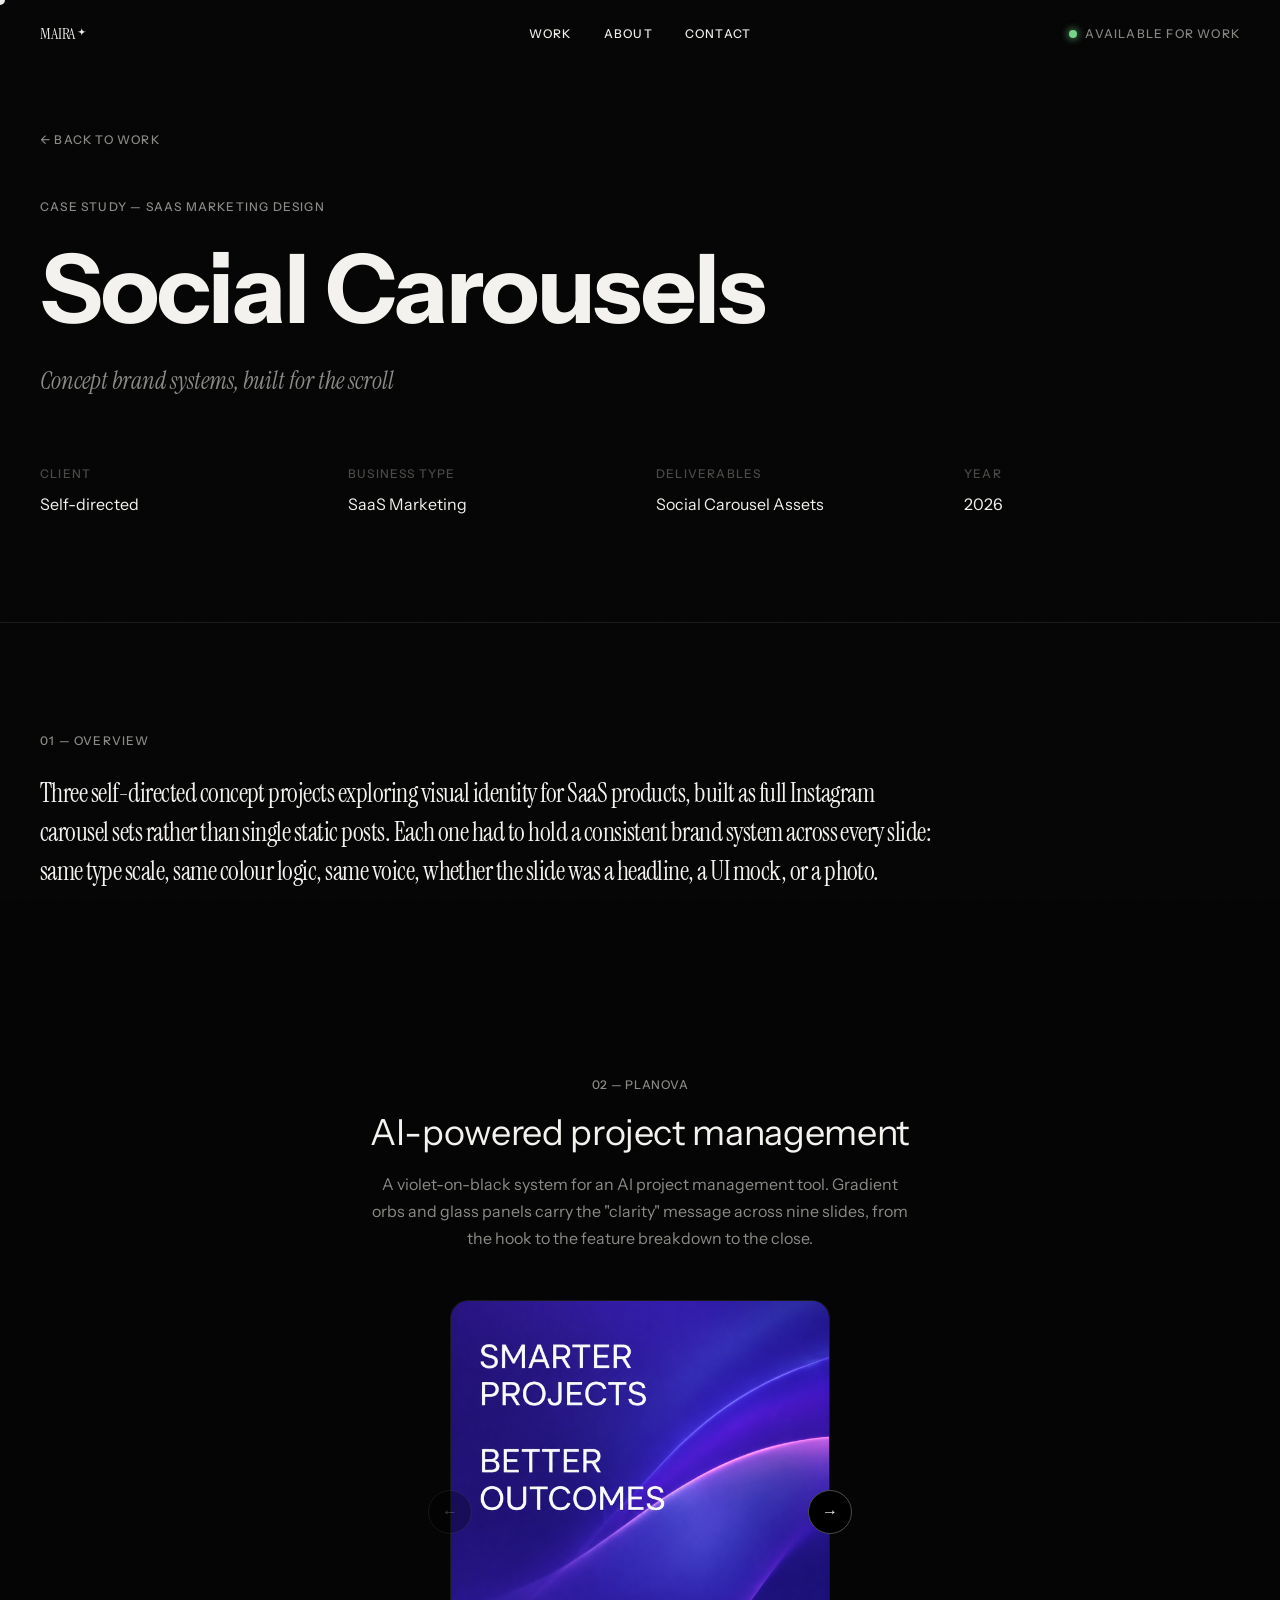
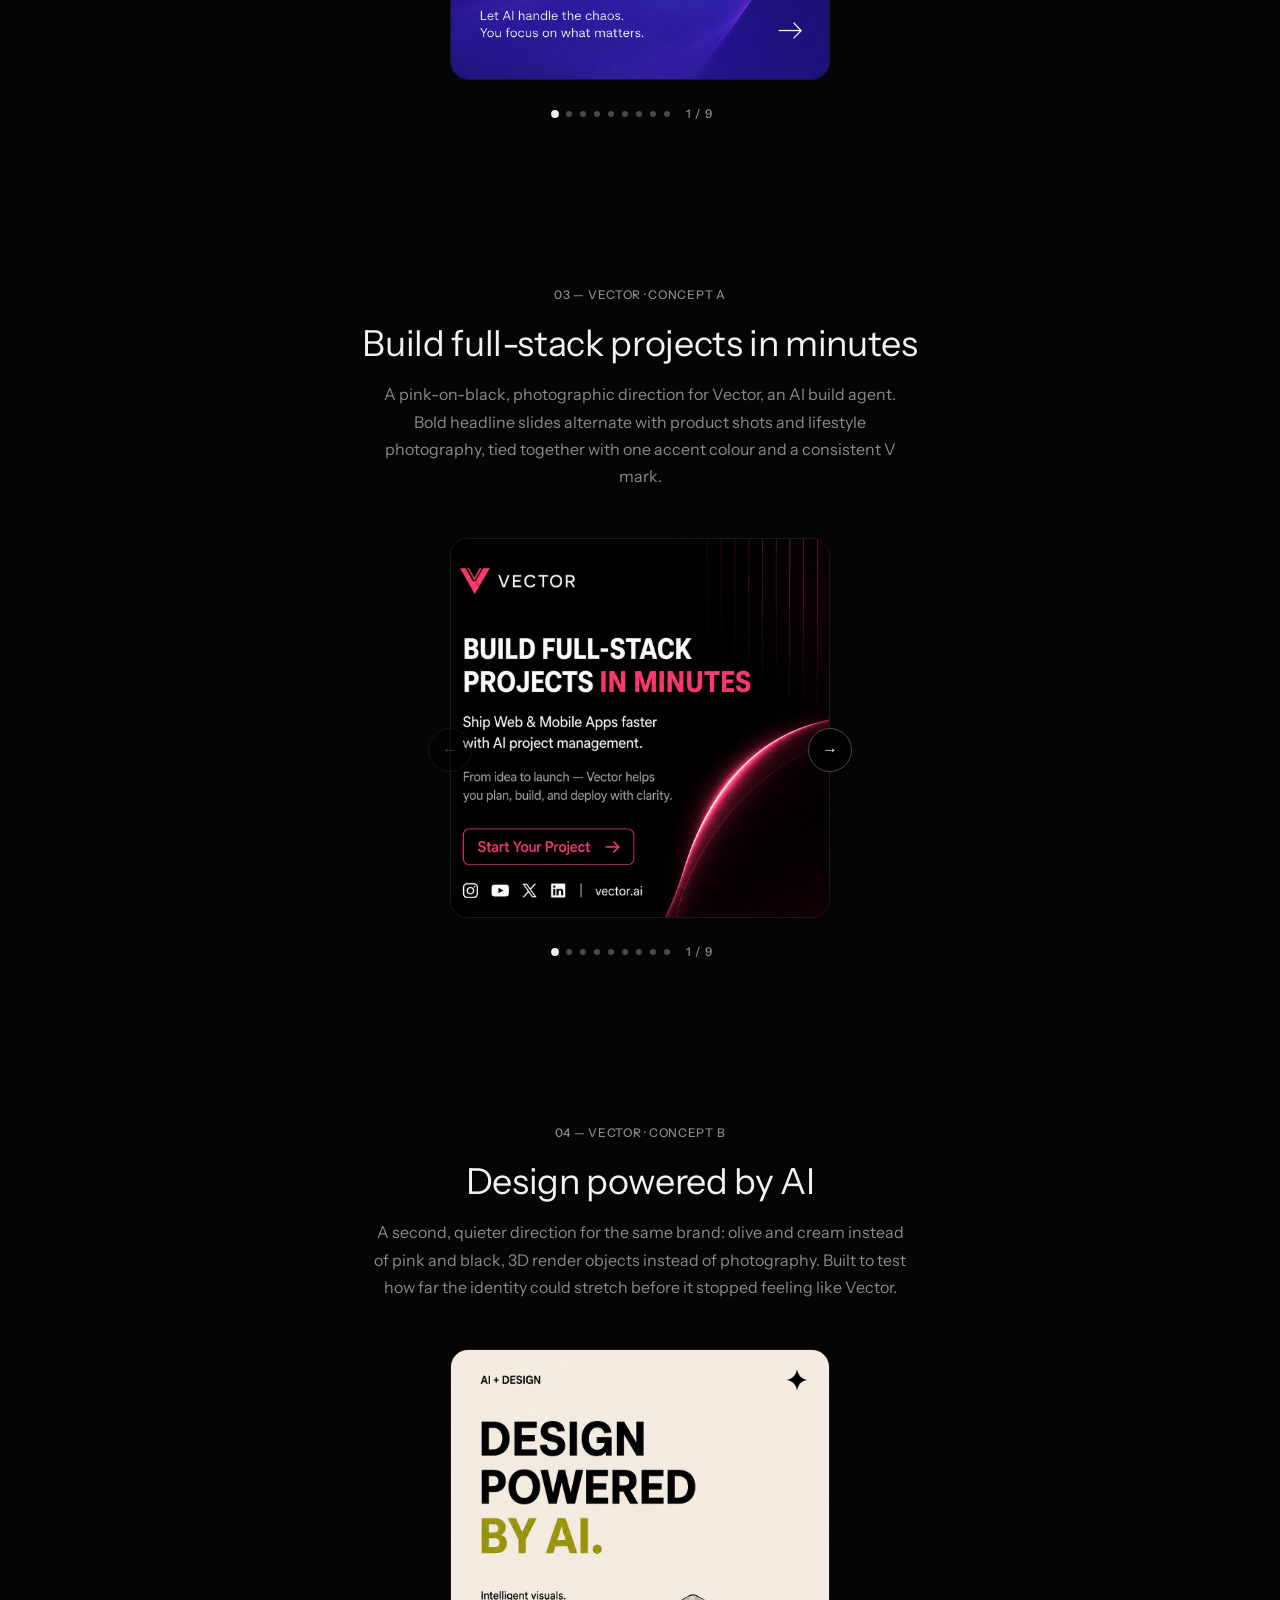
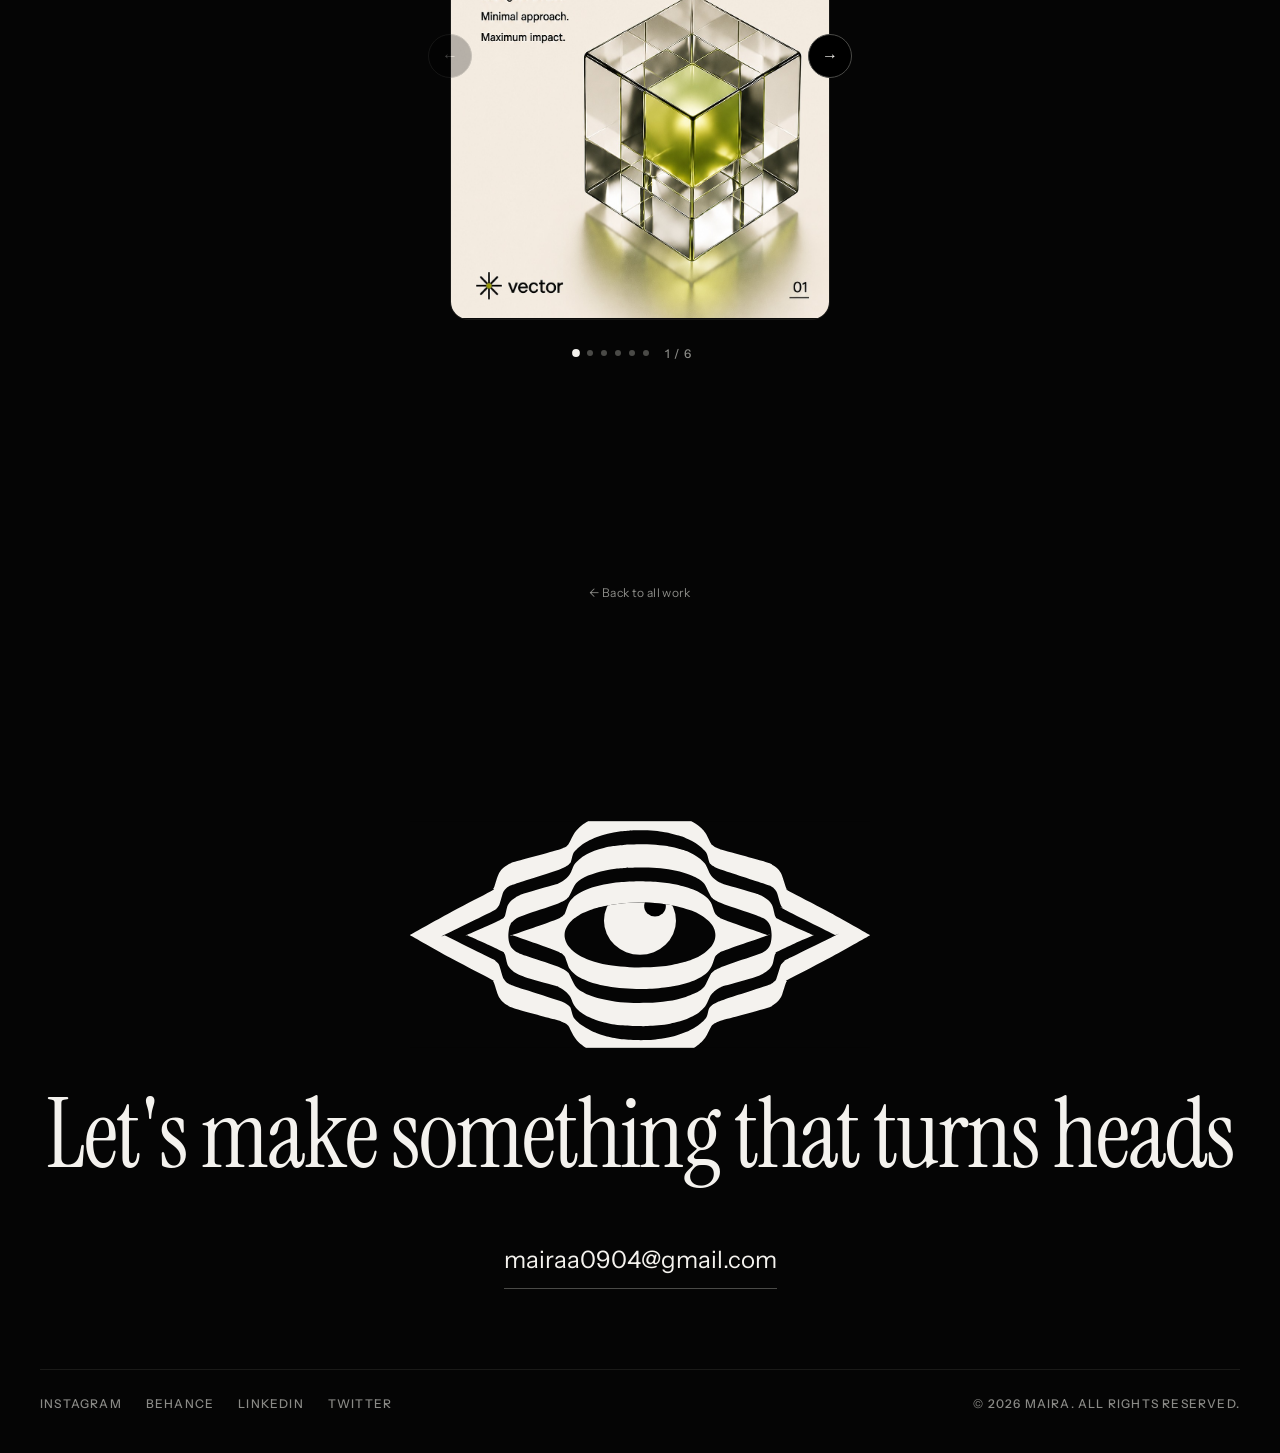
<file: work/social-carousels.html>
<!DOCTYPE html>
<html lang="en">
<head>
<meta charset="UTF-8" />
<meta name="viewport" content="width=device-width, initial-scale=1.0" />
<title>Social Carousels — Case Study — Maira</title>
<meta name="description" content="Concept SaaS branding and social media carousel assets for Planova and Vector." />
<link rel="icon" href="../assets/favicon.ico" sizes="any">
<link rel="icon" href="../assets/favicon-32.png" type="image/png" sizes="32x32">
<link rel="icon" href="../assets/favicon-512.png" type="image/png" sizes="512x512">
<link rel="apple-touch-icon" href="../assets/apple-touch-icon.png">
<link rel="preconnect" href="https://fonts.googleapis.com">
<link rel="preconnect" href="https://fonts.gstatic.com" crossorigin>
<link href="https://fonts.googleapis.com/css2?family=Instrument+Sans:wght@400;500;700&family=Instrument+Serif:ital@0;1&display=swap" rel="stylesheet">
<link rel="stylesheet" href="../css/style.css?v=14" />
<link rel="stylesheet" href="../css/case-study.css" />
<link rel="stylesheet" href="../css/social-carousels.css" />
</head>
<body>

<div class="cursor" id="cursor"></div>
<div class="grain"></div>

<svg width="0" height="0" style="position:absolute" aria-hidden="true">
  <defs>
    <symbol id="eyeMark" viewBox="0 0 815.08 446.53">
      <clipPath id="eyeOpen"><path d="M351.53 170.43C348.07 171.17 337.65 173.23 332.29 174.60C326.92 175.97 323.51 177.14 319.35 178.64C315.19 180.14 310.55 182.15 307.35 183.61C304.15 185.07 302.76 185.83 300.16 187.39C297.56 188.95 294.06 191.29 291.75 192.99C289.45 194.69 288.10 195.86 286.33 197.60C284.56 199.34 282.63 201.42 281.12 203.41C279.62 205.40 278.31 207.59 277.30 209.56C276.28 211.53 275.56 213.33 275.01 215.24C274.46 217.15 274.15 219.01 274.00 220.99C273.86 222.98 273.84 225.04 274.14 227.14C274.44 229.23 275.04 231.50 275.80 233.58C276.57 235.66 277.69 237.85 278.73 239.63C279.77 241.42 280.53 242.50 282.06 244.30C283.60 246.09 284.91 247.94 287.93 250.42C290.96 252.90 295.31 256.41 300.19 259.19C305.08 261.97 311.22 264.81 317.25 267.11C323.28 269.40 329.55 271.27 336.35 272.95C343.15 274.62 349.28 275.97 358.07 277.17C366.85 278.36 378.72 279.60 389.05 280.12C399.38 280.65 411.09 280.52 420.05 280.31C429.01 280.10 435.50 279.59 442.81 278.88C450.12 278.16 457.26 277.19 463.91 276.03C470.57 274.87 477.83 273.15 482.75 271.93C487.67 270.71 489.39 270.16 493.43 268.71C497.47 267.26 503.41 264.83 506.98 263.24C510.56 261.65 512.16 260.77 514.88 259.15C517.60 257.54 520.20 256.13 523.30 253.56C526.40 250.99 531.12 246.36 533.47 243.71C535.82 241.06 536.32 239.74 537.41 237.66C538.50 235.59 539.40 233.31 540.01 231.25C540.61 229.18 540.89 227.18 541.04 225.27C541.18 223.36 541.12 221.68 540.87 219.78C540.62 217.88 540.11 215.66 539.53 213.85C538.96 212.04 538.37 210.67 537.44 208.93C536.51 207.20 535.49 205.41 533.95 203.44C532.41 201.48 531.37 199.84 528.20 197.17C525.03 194.49 519.85 190.31 514.93 187.41C510.00 184.51 504.66 182.04 498.64 179.74C492.63 177.45 486.50 175.49 478.82 173.63C471.13 171.76 461.07 169.85 452.55 168.55C444.02 167.25 435.95 166.39 427.65 165.84C419.36 165.29 411.08 165.09 402.78 165.23C394.49 165.37 386.18 165.87 377.90 166.69C369.62 167.51 357.49 169.53 353.09 170.15C348.70 170.78 355.00 169.69 351.53 170.43Z"/></clipPath>
      <path class="mark__art" fill-rule="evenodd" d="M385.56 0.82C390.43 0.68 407.14 0.11 414.05 0.07C420.97 0.02 421.89 0.12 427.05 0.55C432.20 0.97 438.17 1.43 444.96 2.60C451.76 3.77 462.02 6.08 467.82 7.59C473.62 9.09 475.81 10.08 479.76 11.62C483.72 13.17 486.68 14.20 491.52 16.85C496.37 19.49 504.36 24.33 508.85 27.50C513.35 30.67 515.82 33.05 518.50 35.87C521.18 38.69 522.53 40.34 524.94 44.43C527.35 48.52 531.21 57.17 532.98 60.39C534.76 63.61 534.51 62.70 535.60 63.76C536.69 64.83 537.74 65.78 539.54 66.80C541.35 67.82 543.01 68.65 546.43 69.90C549.85 71.15 546.17 70.36 560.08 74.30C573.99 78.23 616.05 89.35 629.89 93.51C643.73 97.67 639.66 97.38 643.11 99.26C646.57 101.13 648.45 102.75 650.61 104.76C652.76 106.77 654.57 109.12 656.03 111.33C657.48 113.54 657.66 113.52 659.32 118.02C660.99 122.53 664.50 134.38 666.01 138.37C667.52 142.37 667.30 140.77 668.39 142.01C669.47 143.26 660.76 139.44 672.51 145.85C684.26 152.25 715.16 167.59 738.90 180.46C762.63 193.33 814.92 223.07 814.92 223.07C814.92 223.07 827.27 216.65 814.59 223.82C801.91 230.99 762.52 253.27 738.83 266.09C715.14 278.91 684.20 294.32 672.45 300.74C660.70 307.15 669.43 303.33 668.35 304.59C667.27 305.84 667.45 304.36 666.00 308.24C664.54 312.11 661.27 323.34 659.61 327.84C657.94 332.34 657.50 332.92 656.00 335.26C654.49 337.59 652.74 339.83 650.58 341.84C648.43 343.85 646.51 345.45 643.05 347.32C639.60 349.19 643.30 349.01 629.84 353.06C616.38 357.11 577.01 367.33 562.28 371.61C547.55 375.89 545.65 377.10 541.46 378.73C537.28 380.37 538.46 380.36 537.17 381.40C535.89 382.45 535.77 381.55 533.73 385.01C531.69 388.47 527.29 398.04 524.91 402.15C522.52 406.26 521.55 407.29 519.44 409.68C517.32 412.06 515.28 414.00 512.22 416.44C509.15 418.88 504.72 421.98 501.04 424.30C497.35 426.63 494.65 428.26 490.11 430.38C485.58 432.51 479.54 435.12 473.83 437.05C468.11 438.98 461.95 440.65 455.81 441.98C449.67 443.31 442.11 444.35 436.98 445.05C431.86 445.74 430.21 445.88 425.05 446.13C419.90 446.38 412.05 446.54 406.05 446.53C400.05 446.52 393.71 446.32 389.06 446.07C384.41 445.82 382.28 445.54 378.14 445.02C374.01 444.51 368.75 443.82 364.26 443.00C359.76 442.17 355.65 441.29 351.20 440.09C346.75 438.89 342.05 437.46 337.56 435.80C333.07 434.13 329.29 432.74 324.27 430.10C319.24 427.45 311.93 423.08 307.40 419.95C302.87 416.81 299.96 414.24 297.08 411.28C294.21 408.32 292.72 406.47 290.15 402.20C287.59 397.93 283.54 388.96 281.68 385.66C279.81 382.36 280.00 383.35 278.98 382.37C277.96 381.40 277.28 380.76 275.57 379.81C273.86 378.86 271.99 377.90 268.71 376.69C265.43 375.47 269.81 376.45 255.90 372.52C241.99 368.59 199.12 357.23 185.24 353.09C171.37 348.96 176.11 349.58 172.66 347.71C169.20 345.84 166.76 343.93 164.50 341.86C162.24 339.79 160.59 337.62 159.08 335.29C157.57 332.95 157.12 332.36 155.45 327.87C153.78 323.37 150.52 312.18 149.06 308.30C147.60 304.43 147.78 305.88 146.70 304.63C145.63 303.37 154.35 307.18 142.61 300.77C130.86 294.35 99.98 279.01 76.24 266.13C52.50 253.26 0.16 223.51 0.16 223.51C0.16 223.51 -12.07 229.86 0.50 222.75C13.06 215.63 51.87 193.63 75.54 180.81C99.22 167.99 130.62 152.39 142.55 145.82C154.48 139.25 145.98 142.75 147.11 141.38C148.25 140.01 148.06 141.16 149.36 137.62C150.66 134.08 153.29 124.52 154.90 120.13C156.52 115.74 157.34 113.92 159.02 111.27C160.70 108.63 162.85 106.27 165.00 104.26C167.16 102.26 169.69 100.63 171.96 99.23C174.23 97.83 176.28 96.88 178.63 95.88C180.97 94.88 173.27 96.82 186.01 93.22C198.74 89.62 240.42 78.51 255.01 74.27C269.60 70.04 269.68 69.43 273.57 67.83C277.47 66.23 277.10 65.71 278.38 64.66C279.66 63.61 279.30 64.92 281.26 61.54C283.22 58.16 287.66 48.59 290.13 44.39C292.60 40.19 293.59 39.02 296.08 36.34C298.57 33.67 301.88 30.80 305.07 28.32C308.26 25.84 311.00 23.91 315.21 21.46C319.42 19.01 325.01 15.94 330.35 13.63C335.69 11.31 341.63 9.25 347.26 7.57C352.89 5.89 357.89 4.66 364.15 3.55C370.41 2.44 381.26 1.37 384.83 0.91C388.40 0.46 380.69 0.96 385.56 0.82ZM391.33 37.75C387.83 38.07 377.99 38.61 371.14 39.58C364.29 40.55 356.88 41.91 350.22 43.56C343.57 45.21 337.23 47.18 331.20 49.48C325.18 51.77 318.85 54.78 314.08 57.33C309.31 59.89 306.13 62.04 302.56 64.81C298.99 67.58 295.02 71.29 292.67 73.95C290.32 76.61 289.71 77.53 288.45 80.77C287.18 84.00 286.13 90.59 285.08 93.36C284.03 96.12 283.26 96.19 282.12 97.38C280.98 98.56 281.26 98.84 278.23 100.48C275.20 102.11 276.03 102.95 263.95 107.20C251.86 111.44 219.79 121.35 205.72 125.95C191.66 130.56 184.69 132.96 179.54 134.82C174.39 136.67 176.38 136.13 174.81 137.07C173.24 138.00 171.59 139.01 170.15 140.41C168.70 141.80 167.18 143.78 166.16 145.42C165.14 147.07 165.25 146.49 164.02 150.26C162.80 154.03 160.23 164.15 158.80 168.05C157.37 171.95 156.67 172.05 155.43 173.65C154.19 175.25 153.16 176.28 151.35 177.63C149.53 178.98 159.40 174.33 144.52 181.77C129.64 189.22 75.96 215.35 62.06 222.31C48.17 229.27 61.13 223.53 61.13 223.53C61.13 223.53 130.27 257.65 145.22 265.14C160.17 272.64 149.21 267.31 150.84 268.51C152.47 269.72 153.73 270.83 155.01 272.38C156.29 273.94 157.06 273.96 158.52 277.84C159.98 281.71 162.52 291.72 163.79 295.61C165.07 299.50 165.12 299.42 166.18 301.18C167.25 302.94 168.74 304.79 170.18 306.18C171.63 307.57 173.16 308.54 174.85 309.51C176.54 310.48 175.43 310.23 180.33 311.99C185.24 313.75 190.19 315.46 204.27 320.07C218.34 324.68 252.43 335.30 264.76 339.64C277.09 343.98 275.37 344.50 278.26 346.10C281.16 347.70 281.06 348.14 282.14 349.23C283.22 350.31 283.65 349.72 284.76 352.61C285.87 355.50 287.38 363.16 288.78 366.58C290.19 370.01 290.68 370.50 293.17 373.17C295.67 375.85 299.38 379.50 303.75 382.63C308.13 385.76 314.83 389.53 319.41 391.94C323.99 394.35 327.29 395.57 331.25 397.10C335.22 398.63 339.21 399.94 343.19 401.11C347.17 402.29 350.31 403.16 355.13 404.16C359.95 405.16 364.27 406.25 372.09 407.10C379.91 407.95 394.23 408.92 402.05 409.25C409.88 409.59 413.57 409.32 419.05 409.11C424.54 408.89 428.97 408.64 434.96 407.97C440.95 407.31 448.83 406.27 454.99 405.13C461.14 403.98 466.25 402.76 471.88 401.08C477.52 399.41 483.55 397.31 488.81 395.08C494.08 392.86 499.55 389.97 503.49 387.74C507.42 385.52 509.44 384.07 512.42 381.72C515.41 379.37 519.11 376.19 521.41 373.65C523.71 371.12 524.96 369.57 526.24 366.51C527.52 363.46 528.28 357.86 529.09 355.33C529.90 352.80 529.99 352.76 531.08 351.35C532.17 349.94 533.60 348.34 535.63 346.88C537.67 345.41 539.87 344.12 543.31 342.57C546.76 341.02 542.03 342.33 556.28 337.57C570.53 332.82 614.71 318.78 628.80 314.03C642.90 309.29 638.01 310.60 640.86 309.11C643.71 307.63 644.48 306.57 645.87 305.12C647.27 303.68 647.48 304.91 649.20 300.47C650.93 296.03 654.55 282.97 656.21 278.46C657.87 273.96 657.92 275.03 659.16 273.43C660.40 271.84 661.99 270.23 663.67 268.90C665.34 267.57 654.31 272.91 669.20 265.47C684.10 258.03 738.89 231.33 753.02 224.26C767.14 217.20 753.95 223.10 753.95 223.10C753.95 223.10 679.90 186.27 664.26 178.13C648.62 169.98 661.38 175.80 660.09 174.25C658.81 172.70 658.06 172.80 656.55 168.81C655.04 164.82 652.30 154.21 651.03 150.33C649.75 146.44 649.90 147.14 648.89 145.49C647.87 143.85 646.36 141.84 644.92 140.44C643.48 139.04 642.94 138.42 640.27 137.10C637.59 135.79 643.83 137.57 628.85 132.54C613.86 127.52 565.50 112.16 550.38 106.95C535.25 101.74 540.90 102.80 538.09 101.30C535.27 99.79 534.76 99.10 533.47 97.89C532.17 96.68 531.51 97.01 530.32 94.04C529.12 91.07 527.67 83.51 526.28 80.08C524.88 76.65 524.32 76.07 521.93 73.46C519.53 70.85 515.63 67.21 511.92 64.41C508.22 61.61 503.54 58.82 499.70 56.67C495.86 54.51 492.37 52.99 488.88 51.49C485.39 49.98 484.39 49.32 478.75 47.65C473.11 45.97 460.98 42.79 455.02 41.42C449.07 40.06 448.70 40.12 443.04 39.48C437.38 38.83 429.54 37.85 421.05 37.55C412.57 37.25 397.09 37.63 392.13 37.66C387.18 37.70 394.83 37.43 391.33 37.75ZM383.58 62.82C389.78 62.71 409.31 61.95 420.05 62.22C430.80 62.49 441.07 63.71 448.04 64.44C455.01 65.17 457.40 65.77 461.87 66.63C466.33 67.48 471.01 68.60 474.82 69.60C478.64 70.59 480.87 71.19 484.77 72.61C488.67 74.03 493.70 75.83 498.22 78.14C502.75 80.44 508.22 83.77 511.91 86.42C515.60 89.06 518.24 91.80 520.36 94.01C522.49 96.22 522.67 96.03 524.67 99.70C526.66 103.37 530.22 112.32 532.34 116.03C534.47 119.74 535.44 120.08 537.41 121.95C539.38 123.81 541.86 125.70 544.18 127.22C546.49 128.74 548.79 129.94 551.30 131.09C553.81 132.24 549.46 131.21 559.22 134.12C568.97 137.04 599.93 145.64 609.83 148.58C619.73 151.51 615.71 150.51 618.64 151.74C621.57 152.97 624.68 154.35 627.40 155.96C630.11 157.57 632.78 159.40 634.95 161.40C637.12 163.40 639.04 165.84 640.41 167.97C641.77 170.10 642.12 170.87 643.12 174.20C644.13 177.52 645.58 185.08 646.42 187.91C647.27 190.73 647.41 190.09 648.21 191.14C649.01 192.18 646.57 191.66 651.23 194.17C655.89 196.68 665.70 201.36 676.18 206.18C686.66 211.00 714.10 223.08 714.10 223.08C714.10 223.08 719.10 221.42 713.69 223.89C708.27 226.35 692.02 233.11 681.61 237.86C671.19 242.62 656.77 249.48 651.20 252.41C645.63 255.35 649.03 254.30 648.18 255.46C647.34 256.62 646.97 256.55 646.12 259.38C645.28 262.21 644.15 269.13 643.12 272.44C642.10 275.75 641.35 277.11 639.98 279.23C638.61 281.36 637.22 283.17 634.90 285.18C632.58 287.19 629.85 289.29 626.04 291.31C622.22 293.33 623.28 293.71 612.01 297.27C600.74 300.84 568.67 309.63 558.43 312.71C548.18 315.80 553.24 314.50 550.55 315.81C547.87 317.12 544.58 319.02 542.31 320.58C540.03 322.13 538.55 323.48 536.89 325.14C535.22 326.81 534.30 327.05 532.32 330.57C530.33 334.10 526.84 342.78 525.00 346.27C523.15 349.76 523.22 349.34 521.22 351.51C519.23 353.69 515.90 357.00 513.03 359.30C510.16 361.60 507.77 363.22 504.03 365.30C500.28 367.38 495.43 369.86 490.55 371.80C485.67 373.74 479.69 375.57 474.76 376.95C469.82 378.33 466.74 379.07 460.96 380.09C455.17 381.11 446.69 382.36 440.04 383.06C433.39 383.77 426.72 384.10 421.05 384.33C415.39 384.57 414.01 384.72 406.05 384.48C398.09 384.24 381.96 383.62 373.31 382.89C364.65 382.16 359.50 381.05 354.14 380.10C348.77 379.15 345.46 378.33 341.13 377.18C336.80 376.02 332.19 374.63 328.16 373.18C324.12 371.73 321.06 370.64 316.91 368.47C312.75 366.30 306.91 362.83 303.21 360.19C299.52 357.54 296.93 354.93 294.73 352.63C292.53 350.32 291.54 349.18 290.02 346.37C288.50 343.56 286.84 338.39 285.62 335.76C284.40 333.14 284.05 332.46 282.72 330.62C281.40 328.77 279.64 326.56 277.68 324.69C275.72 322.81 273.27 320.91 270.96 319.38C268.65 317.84 266.35 316.66 263.85 315.51C261.34 314.35 266.04 315.51 255.92 312.47C245.79 309.43 214.35 300.87 203.09 297.29C191.83 293.71 192.17 293.01 188.35 291.00C184.53 288.99 182.43 287.29 180.15 285.24C177.87 283.18 176.04 280.80 174.67 278.68C173.29 276.56 172.92 275.82 171.92 272.50C170.92 269.17 169.58 261.66 168.66 258.74C167.75 255.81 167.25 255.99 166.45 254.94C165.65 253.90 168.34 254.83 163.88 252.46C159.41 250.09 150.13 245.55 139.65 240.72C129.18 235.90 101.01 223.52 101.01 223.52C101.01 223.52 95.43 225.44 101.40 222.71C107.38 219.98 126.47 211.90 136.88 207.13C147.28 202.36 158.93 196.70 163.85 194.12C168.77 191.54 165.61 192.68 166.40 191.63C167.20 190.59 167.71 190.78 168.63 187.86C169.55 184.94 170.91 177.44 171.91 174.12C172.91 170.79 173.26 170.03 174.63 167.91C176.00 165.78 177.93 163.36 180.11 161.36C182.28 159.37 185.31 157.40 187.68 155.93C190.04 154.47 191.38 153.81 194.31 152.58C197.24 151.35 195.00 151.64 205.25 148.56C215.51 145.48 245.98 137.05 255.85 134.08C265.72 131.11 261.97 131.89 264.48 130.74C266.99 129.60 268.71 128.67 270.91 127.19C273.10 125.72 275.75 123.67 277.65 121.90C279.55 120.13 280.97 118.41 282.30 116.57C283.62 114.72 284.31 113.55 285.60 110.83C286.88 108.12 288.66 102.91 290.02 100.27C291.39 97.64 291.77 97.20 293.77 95.04C295.76 92.87 299.04 89.64 302.01 87.28C304.99 84.92 307.50 83.11 311.61 80.88C315.72 78.66 321.37 75.94 326.68 73.92C331.98 71.90 337.88 70.17 343.44 68.76C349.01 67.35 353.50 66.43 360.07 65.45C366.63 64.48 378.93 63.34 382.85 62.90C386.77 62.46 377.38 62.94 383.58 62.82ZM385.34 103.77C381.67 104.08 370.66 104.78 364.13 105.58C357.60 106.37 351.80 107.38 346.15 108.53C340.50 109.69 335.31 110.98 330.21 112.52C325.10 114.06 319.95 115.89 315.51 117.77C311.06 119.66 306.86 121.79 303.54 123.81C300.22 125.83 297.69 127.80 295.60 129.88C293.51 131.95 293.20 132.29 291.01 136.25C288.81 140.21 284.45 150.02 282.40 153.64C280.36 157.26 280.07 156.65 278.71 157.96C277.35 159.27 277.74 159.66 274.24 161.49C270.74 163.32 269.20 164.76 257.71 168.94C246.22 173.12 215.83 182.94 205.30 186.58C194.76 190.21 197.49 189.44 194.48 190.75C191.47 192.07 189.58 192.83 187.21 194.46C184.84 196.09 181.80 198.91 180.27 200.54C178.73 202.17 178.75 202.66 178.00 204.24C177.26 205.82 176.41 207.07 175.79 210.00C175.18 212.93 174.54 218.51 174.34 221.81C174.14 225.11 174.36 227.49 174.57 229.81C174.78 232.14 175.03 233.67 175.60 235.76C176.18 237.85 177.17 240.54 178.03 242.34C178.89 244.15 179.53 245.17 180.77 246.59C182.00 248.01 183.83 249.67 185.45 250.89C187.07 252.10 187.17 252.36 190.49 253.87C193.80 255.39 194.14 256.02 205.35 259.98C216.57 263.94 246.16 273.39 257.75 277.64C269.34 281.89 271.30 283.55 274.89 285.46C278.48 287.37 278.02 287.84 279.28 289.09C280.54 290.34 280.49 289.40 282.45 292.94C284.42 296.48 288.77 306.27 291.05 310.32C293.33 314.37 293.92 315.10 296.12 317.23C298.32 319.37 300.76 321.10 304.24 323.12C307.72 325.15 311.37 327.24 317.01 329.41C322.66 331.58 330.12 334.21 338.14 336.15C346.15 338.10 355.43 339.90 365.08 341.09C374.74 342.28 386.89 342.93 396.05 343.30C405.21 343.66 412.89 343.46 420.05 343.27C427.22 343.08 432.90 342.68 439.05 342.15C445.20 341.62 451.31 340.92 456.96 340.08C462.61 339.24 467.68 338.32 472.95 337.11C478.22 335.90 483.46 334.53 488.58 332.82C493.69 331.12 499.30 328.88 503.63 326.88C507.96 324.88 511.84 322.60 514.56 320.82C517.28 319.04 518.32 318.05 519.95 316.19C521.59 314.33 522.26 313.52 524.37 309.64C526.49 305.76 530.72 296.34 532.62 292.91C534.52 289.48 534.42 290.36 535.79 289.06C537.15 287.75 538.41 286.50 540.81 285.07C543.21 283.63 546.70 281.98 550.19 280.46C553.68 278.94 550.96 279.70 561.74 275.97C572.51 272.24 603.72 262.13 614.83 258.08C625.95 254.04 625.04 253.81 628.43 251.71C631.82 249.60 633.36 247.97 635.16 245.45C636.96 242.93 638.30 240.17 639.23 236.56C640.16 232.96 640.69 228.09 640.73 223.81C640.76 219.53 640.00 214.02 639.44 210.88C638.88 207.75 638.22 206.79 637.37 204.99C636.51 203.18 635.51 201.51 634.33 200.04C633.14 198.57 631.75 197.32 630.24 196.15C628.74 194.99 628.71 194.65 625.30 193.06C621.89 191.47 621.11 190.63 609.79 186.61C598.47 182.59 568.97 173.19 557.38 168.95C545.79 164.71 543.83 163.05 540.23 161.15C536.64 159.25 537.09 158.78 535.82 157.53C534.56 156.29 534.67 157.33 532.65 153.69C530.62 150.05 525.86 139.65 523.67 135.69C521.48 131.72 521.50 131.87 519.48 129.89C517.46 127.92 514.98 125.90 511.54 123.83C508.10 121.77 504.46 119.71 498.85 117.50C493.23 115.29 485.82 112.58 477.84 110.59C469.87 108.60 460.10 106.78 450.97 105.58C441.84 104.38 433.86 103.70 423.05 103.39C412.25 103.08 392.43 103.63 386.14 103.70C379.85 103.76 389.01 103.45 385.34 103.77ZM403.60 127.83C408.92 127.98 424.40 127.98 434.79 128.77C445.18 129.56 457.79 131.26 465.96 132.56C474.14 133.86 477.86 134.94 483.84 136.59C489.83 138.25 496.40 140.30 501.86 142.50C507.32 144.69 513.16 147.87 516.60 149.76C520.05 151.64 520.67 152.35 522.53 153.82C524.40 155.29 526.25 156.94 527.80 158.56C529.35 160.18 530.74 161.97 531.84 163.54C532.93 165.12 532.96 164.58 534.36 168.01C535.77 171.43 538.76 180.76 540.26 184.09C541.75 187.42 542.09 186.76 543.35 188.00C544.62 189.24 545.05 189.99 547.84 191.53C550.63 193.07 545.85 191.99 560.10 197.25C574.36 202.51 633.36 223.08 633.36 223.08C633.36 223.08 645.19 219.48 632.84 223.89C620.50 228.31 573.48 244.39 559.30 249.58C545.13 254.78 550.48 253.57 547.82 255.07C545.15 256.56 544.57 257.33 543.30 258.56C542.03 259.80 541.69 259.13 540.19 262.46C538.70 265.80 536.32 274.41 534.33 278.59C532.34 282.77 530.91 284.69 528.25 287.54C525.60 290.39 521.88 293.33 518.41 295.68C514.94 298.04 512.03 299.63 507.42 301.67C502.81 303.72 496.87 306.09 490.77 307.97C484.67 309.86 477.46 311.64 470.84 313.01C464.22 314.37 458.01 315.32 451.04 316.18C444.08 317.04 437.38 317.76 429.05 318.17C420.72 318.57 410.71 318.81 401.05 318.62C391.39 318.44 380.57 317.98 371.10 317.04C361.63 316.10 350.88 314.18 344.25 313.01C337.62 311.83 336.01 311.29 331.33 309.99C326.64 308.69 321.08 307.09 316.13 305.21C311.19 303.33 305.48 300.71 301.65 298.71C297.82 296.71 295.46 294.93 293.16 293.23C290.85 291.54 289.39 290.15 287.80 288.56C286.22 286.96 284.83 285.32 283.65 283.67C282.47 282.02 282.18 282.17 280.72 278.64C279.25 275.12 276.33 265.88 274.84 262.54C273.35 259.20 273.02 259.86 271.76 258.61C270.50 257.37 270.42 256.77 267.27 255.09C264.11 253.41 267.09 253.80 252.83 248.54C238.57 243.28 181.70 223.53 181.70 223.53C181.70 223.53 170.01 227.10 182.22 222.71C194.43 218.32 240.72 202.47 254.99 197.21C269.26 191.94 264.97 192.73 267.84 191.11C270.71 189.49 271.03 188.64 272.19 187.46C273.35 186.28 273.37 187.29 274.78 184.04C276.20 180.78 278.70 172.11 280.69 167.95C282.69 163.78 284.19 161.80 286.75 159.03C289.30 156.25 292.32 153.76 296.03 151.29C299.74 148.82 303.80 146.50 309.01 144.23C314.23 141.96 320.65 139.61 327.34 137.66C334.03 135.71 341.85 133.91 349.14 132.56C356.42 131.20 362.11 130.31 371.06 129.53C380.01 128.74 397.44 128.15 402.86 127.87C408.29 127.58 398.28 127.68 403.60 127.83ZM351.53 170.43C348.07 171.17 337.65 173.23 332.29 174.60C326.92 175.97 323.51 177.14 319.35 178.64C315.19 180.14 310.55 182.15 307.35 183.61C304.15 185.07 302.76 185.83 300.16 187.39C297.56 188.95 294.06 191.29 291.75 192.99C289.45 194.69 288.10 195.86 286.33 197.60C284.56 199.34 282.63 201.42 281.12 203.41C279.62 205.40 278.31 207.59 277.30 209.56C276.28 211.53 275.56 213.33 275.01 215.24C274.46 217.15 274.15 219.01 274.00 220.99C273.86 222.98 273.84 225.04 274.14 227.14C274.44 229.23 275.04 231.50 275.80 233.58C276.57 235.66 277.69 237.85 278.73 239.63C279.77 241.42 280.53 242.50 282.06 244.30C283.60 246.09 284.91 247.94 287.93 250.42C290.96 252.90 295.31 256.41 300.19 259.19C305.08 261.97 311.22 264.81 317.25 267.11C323.28 269.40 329.55 271.27 336.35 272.95C343.15 274.62 349.28 275.97 358.07 277.17C366.85 278.36 378.72 279.60 389.05 280.12C399.38 280.65 411.09 280.52 420.05 280.31C429.01 280.10 435.50 279.59 442.81 278.88C450.12 278.16 457.26 277.19 463.91 276.03C470.57 274.87 477.83 273.15 482.75 271.93C487.67 270.71 489.39 270.16 493.43 268.71C497.47 267.26 503.41 264.83 506.98 263.24C510.56 261.65 512.16 260.77 514.88 259.15C517.60 257.54 520.20 256.13 523.30 253.56C526.40 250.99 531.12 246.36 533.47 243.71C535.82 241.06 536.32 239.74 537.41 237.66C538.50 235.59 539.40 233.31 540.01 231.25C540.61 229.18 540.89 227.18 541.04 225.27C541.18 223.36 541.12 221.68 540.87 219.78C540.62 217.88 540.11 215.66 539.53 213.85C538.96 212.04 538.37 210.67 537.44 208.93C536.51 207.20 535.49 205.41 533.95 203.44C532.41 201.48 531.37 199.84 528.20 197.17C525.03 194.49 519.85 190.31 514.93 187.41C510.00 184.51 504.66 182.04 498.64 179.74C492.63 177.45 486.50 175.49 478.82 173.63C471.13 171.76 461.07 169.85 452.55 168.55C444.02 167.25 435.95 166.39 427.65 165.84C419.36 165.29 411.08 165.09 402.78 165.23C394.49 165.37 386.18 165.87 377.90 166.69C369.62 167.51 357.49 169.53 353.09 170.15C348.70 170.78 355.00 169.69 351.53 170.43Z"/>
      <g clip-path="url(#eyeOpen)">
        <g class="mark__eye" style="--iris-cx:407.51px;--iris-cy:204.61px">
          <circle class="mark__iris" cx="407.51" cy="204.61" r="63.79"/>
          <circle class="mark__pupil" cx="434.14" cy="189.57" r="19.23"/>
        </g>
      </g>
    </symbol>
  </defs>
</svg>

<header class="nav">
  <a href="../index.html" class="nav__logo">MAIRA<svg class="nav__logo-star" viewBox="0 0 100 100" aria-hidden="true" focusable="false"><path d="M50 0 C50 38 62 50 100 50 C62 50 50 62 50 100 C50 62 38 50 0 50 C38 50 50 38 50 0 Z"/></svg></a>

  <nav class="nav__links">
    <a href="../index.html#work" data-hover>Work</a>
    <a href="../index.html#about" data-hover>About</a>
    <a href="../index.html#contact" data-hover>Contact</a>
  </nav>

  <div class="nav__status">
    <span class="dot"></span>
    Available for work
  </div>

  <button class="nav__toggle" id="navToggle" aria-label="Toggle menu">
    <span></span><span></span>
  </button>
</header>

<div class="mobile-menu" id="mobileMenu">
  <a href="../index.html#work" data-hover>Work</a>
  <a href="../index.html#about" data-hover>About</a>
  <a href="../index.html#contact" data-hover>Contact</a>
</div>

<main class="cs">

  <!-- ── Case study header ─────────────────────────────────────────── -->
  <section class="cs-hero">
    <a href="../index.html#work" class="cs-back reveal" data-hover>← Back to Work</a>

    <p class="cs-eyebrow reveal">Case Study — SaaS Marketing Design</p>
    <h1 class="cs-title reveal">Social Carousels</h1>
    <p class="cs-tagline reveal">Concept brand systems, built for the scroll</p>

    <div class="cs-spec reveal">
      <div class="cs-spec__item">
        <span>Client</span>
        <p>Self-directed</p>
      </div>
      <div class="cs-spec__item">
        <span>Business Type</span>
        <p>SaaS Marketing</p>
      </div>
      <div class="cs-spec__item">
        <span>Deliverables</span>
        <p>Social Carousel Assets</p>
      </div>
      <div class="cs-spec__item">
        <span>Year</span>
        <p>2026</p>
      </div>
    </div>
  </section>

  <!-- ── Overview ──────────────────────────────────────────────────── -->
  <section class="cs-section">
    <span class="cs-index reveal">01 — Overview</span>
    <p class="cs-lede reveal">
      Three self-directed concept projects exploring visual identity for SaaS products, built as
      full Instagram carousel sets rather than single static posts. Each one had to hold a
      consistent brand system across every slide: same type scale, same colour logic, same voice,
      whether the slide was a headline, a UI mock, or a photo.
    </p>
  </section>

  <!-- ── Planova ───────────────────────────────────────────────────── -->
  <section class="cs-section sc-project">
    <div class="sc-project__head reveal">
      <span class="sc-project__tag">02 — Planova</span>
      <h2 class="sc-project__title">AI-powered project management</h2>
      <p class="sc-project__text">A violet-on-black system for an AI project management tool. Gradient orbs and glass panels carry the "clarity" message across nine slides, from the hook to the feature breakdown to the close.</p>
    </div>
    <div class="carousel reveal" data-aspect="1/1">
      <div class="carousel__viewport" style="aspect-ratio:1/1">
        <div class="carousel__track">
          <img src="../assets/work/social-carousels/planova-1.jpg" alt="Planova carousel slide 1 of 9" loading="lazy">
          <img src="../assets/work/social-carousels/planova-2.jpg" alt="Planova carousel slide 2 of 9" loading="lazy">
          <img src="../assets/work/social-carousels/planova-3.jpg" alt="Planova carousel slide 3 of 9" loading="lazy">
          <img src="../assets/work/social-carousels/planova-4.jpg" alt="Planova carousel slide 4 of 9" loading="lazy">
          <img src="../assets/work/social-carousels/planova-5.jpg" alt="Planova carousel slide 5 of 9" loading="lazy">
          <img src="../assets/work/social-carousels/planova-6.jpg" alt="Planova carousel slide 6 of 9" loading="lazy">
          <img src="../assets/work/social-carousels/planova-7.jpg" alt="Planova carousel slide 7 of 9" loading="lazy">
          <img src="../assets/work/social-carousels/planova-8.jpg" alt="Planova carousel slide 8 of 9" loading="lazy">
          <img src="../assets/work/social-carousels/planova-9.jpg" alt="Planova carousel slide 9 of 9" loading="lazy">
        </div>
      </div>
      <div class="carousel__nav">
        <button class="carousel__prev" aria-label="Previous slide">←</button>
        <button class="carousel__next" aria-label="Next slide">→</button>
      </div>
      <div class="carousel__foot">
        <div class="carousel__dots"></div>
        <span class="carousel__counter">1 / 9</span>
      </div>
    </div>
  </section>

  <!-- ── Vector A ──────────────────────────────────────────────────── -->
  <section class="cs-section sc-project">
    <div class="sc-project__head reveal">
      <span class="sc-project__tag">03 — Vector · Concept A</span>
      <h2 class="sc-project__title">Build full-stack projects in minutes</h2>
      <p class="sc-project__text">A pink-on-black, photographic direction for Vector, an AI build agent. Bold headline slides alternate with product shots and lifestyle photography, tied together with one accent colour and a consistent V mark.</p>
    </div>
    <div class="carousel reveal">
      <div class="carousel__viewport" style="aspect-ratio:1/1">
        <div class="carousel__track">
          <img src="../assets/work/social-carousels/vector-a-1.jpg" alt="Vector concept A carousel slide 1 of 9" loading="lazy">
          <img src="../assets/work/social-carousels/vector-a-2.jpg" alt="Vector concept A carousel slide 2 of 9" loading="lazy">
          <img src="../assets/work/social-carousels/vector-a-3.jpg" alt="Vector concept A carousel slide 3 of 9" loading="lazy">
          <img src="../assets/work/social-carousels/vector-a-4.jpg" alt="Vector concept A carousel slide 4 of 9" loading="lazy">
          <img src="../assets/work/social-carousels/vector-a-5.jpg" alt="Vector concept A carousel slide 5 of 9" loading="lazy">
          <img src="../assets/work/social-carousels/vector-a-6.jpg" alt="Vector concept A carousel slide 6 of 9" loading="lazy">
          <img src="../assets/work/social-carousels/vector-a-7.jpg" alt="Vector concept A carousel slide 7 of 9" loading="lazy">
          <img src="../assets/work/social-carousels/vector-a-8.jpg" alt="Vector concept A carousel slide 8 of 9" loading="lazy">
          <img src="../assets/work/social-carousels/vector-a-9.jpg" alt="Vector concept A carousel slide 9 of 9" loading="lazy">
        </div>
      </div>
      <div class="carousel__nav">
        <button class="carousel__prev" aria-label="Previous slide">←</button>
        <button class="carousel__next" aria-label="Next slide">→</button>
      </div>
      <div class="carousel__foot">
        <div class="carousel__dots"></div>
        <span class="carousel__counter">1 / 9</span>
      </div>
    </div>
  </section>

  <!-- ── Vector B ──────────────────────────────────────────────────── -->
  <section class="cs-section sc-project">
    <div class="sc-project__head reveal">
      <span class="sc-project__tag">04 — Vector · Concept B</span>
      <h2 class="sc-project__title">Design powered by AI</h2>
      <p class="sc-project__text">A second, quieter direction for the same brand: olive and cream instead of pink and black, 3D render objects instead of photography. Built to test how far the identity could stretch before it stopped feeling like Vector.</p>
    </div>
    <div class="carousel reveal">
      <div class="carousel__viewport" style="aspect-ratio:1023/1537">
        <div class="carousel__track">
          <img src="../assets/work/social-carousels/vector-b-1.jpg" alt="Vector concept B carousel slide 1 of 6" loading="lazy">
          <img src="../assets/work/social-carousels/vector-b-2.jpg" alt="Vector concept B carousel slide 2 of 6" loading="lazy">
          <img src="../assets/work/social-carousels/vector-b-3.jpg" alt="Vector concept B carousel slide 3 of 6" loading="lazy">
          <img src="../assets/work/social-carousels/vector-b-4.jpg" alt="Vector concept B carousel slide 4 of 6" loading="lazy">
          <img src="../assets/work/social-carousels/vector-b-5.jpg" alt="Vector concept B carousel slide 5 of 6" loading="lazy">
          <img src="../assets/work/social-carousels/vector-b-6.jpg" alt="Vector concept B carousel slide 6 of 6" loading="lazy">
        </div>
      </div>
      <div class="carousel__nav">
        <button class="carousel__prev" aria-label="Previous slide">←</button>
        <button class="carousel__next" aria-label="Next slide">→</button>
      </div>
      <div class="carousel__foot">
        <div class="carousel__dots"></div>
        <span class="carousel__counter">1 / 6</span>
      </div>
    </div>
  </section>

  <div class="cs-close reveal">
    <a href="../index.html#work" class="cs-close__link" data-hover>← Back to all work</a>
  </div>

</main>

<footer id="contact" class="footer">
  <div class="footer__eye-stage" id="footerEyeStage">
    <svg class="eye eye--footer footer__eye" viewBox="0 0 815.08 446.53" aria-hidden="true"><use href="#eyeMark"/></svg>
    <div class="footer__lid footer__lid--top"></div>
    <div class="footer__lid footer__lid--bottom"></div>
  </div>

  <div class="footer__kinetic">
    <h2 class="split-text" data-split>Let's make something that turns heads</h2>
  </div>

  <a href="mailto:mairaa0904@gmail.com" class="footer__email" data-hover data-magnetic>
    mairaa0904@gmail.com
  </a>

  <div class="footer__bottom">
    <div class="footer__social">
      <a href="https://www.instagram.com/miasbased/" target="_blank" rel="noopener" data-hover>Instagram</a>
      <a href="https://www.behance.net/mairaa3" target="_blank" rel="noopener" data-hover>Behance</a>
      <a href="https://www.linkedin.com/in/maira-alla/" target="_blank" rel="noopener" data-hover>LinkedIn</a>
      <a href="https://x.com/miasbase" target="_blank" rel="noopener" data-hover>Twitter</a>
    </div>
    <div class="footer__copy">© 2026 Maira. All rights reserved.</div>
  </div>
</footer>

<script src="../js/main.js?v=5"></script>
<script>
  (function carousels() {
    document.querySelectorAll('.carousel').forEach(root => {
      const viewport = root.querySelector('.carousel__viewport');
      const track = root.querySelector('.carousel__track');
      const slides = [...track.children];
      const dotsWrap = root.querySelector('.carousel__dots');
      const counter = root.querySelector('.carousel__counter');
      const prevBtn = root.querySelector('.carousel__prev');
      const nextBtn = root.querySelector('.carousel__next');
      let index = 0;

      slides.forEach((_, i) => {
        const dot = document.createElement('button');
        dot.setAttribute('aria-label', `Go to slide ${i + 1}`);
        dot.addEventListener('click', () => goTo(i));
        dotsWrap.appendChild(dot);
      });
      const dots = [...dotsWrap.children];

      function update() {
        track.style.transform = `translateX(-${index * 100}%)`;
        dots.forEach((d, i) => d.classList.toggle('active', i === index));
        counter.textContent = `${index + 1} / ${slides.length}`;
        prevBtn.disabled = index === 0;
        nextBtn.disabled = index === slides.length - 1;
      }
      function goTo(i) {
        index = Math.max(0, Math.min(slides.length - 1, i));
        update();
      }

      prevBtn.addEventListener('click', () => goTo(index - 1));
      nextBtn.addEventListener('click', () => goTo(index + 1));

      let startX = 0, dragging = false, deltaX = 0;
      viewport.addEventListener('pointerdown', e => {
        dragging = true;
        startX = e.clientX;
        track.style.transition = 'none';
        viewport.setPointerCapture(e.pointerId);
      });
      viewport.addEventListener('pointermove', e => {
        if (!dragging) return;
        deltaX = e.clientX - startX;
        track.style.transform = `translateX(calc(-${index * 100}% + ${deltaX}px))`;
      });
      function endDrag() {
        if (!dragging) return;
        dragging = false;
        track.style.transition = '';
        if (deltaX < -50) goTo(index + 1);
        else if (deltaX > 50) goTo(index - 1);
        else update();
        deltaX = 0;
      }
      viewport.addEventListener('pointerup', endDrag);
      viewport.addEventListener('pointercancel', endDrag);

      update();
    });
  })();
</script>
</body>
</html>
</file>
<file: css/style.css>
/* ═══════════════════════════════════════════════════════════════════
   Design tokens
   Every font-size comes from the six-level type scale below. Nothing sets
   a raw px size outside this block.
   ═══════════════════════════════════════════════════════════════════ */
:root {
  /* Colour */
  --black: #000000;
  --bg: #050505;
  --white: #f4f2ee;
  --grey: #8a8a86;
  --grey-dim: #4a4a47;
  /* Reading grey — for long-form copy that is actually read rather than
     scanned. --grey sits near 6:1 on the page ground, which is fine for a
     label and tiring for a paragraph; this clears 8:1. */
  --grey-read: #adada8;
  --accent: #d89e9e;
  --rule: #1a1a18;

  /* Families — two, mirroring deeo.studio's grotesk + editorial-serif
     structure. The grotesk is the workhorse: body, labels, item titles
     and the largest impact type. The editorial serif is a special-occasion
     voice, reserved for statements. Instrument Sans and Instrument Serif
     are one designed pair, so they sit together by intent. */
  --grotesk: 'Instrument Sans', -apple-system, 'Helvetica Neue', Arial, sans-serif;
  --editorial: 'Instrument Serif', 'Times New Roman', serif;

  /* The case-study stylesheets still address the families by their older
     role names. Pointing those at the pair keeps one type system on the
     site rather than two. */
  --display: var(--editorial);
  --body: var(--grotesk);
  --mono: var(--grotesk);

  /* Weight */
  --fw-book: 400;
  --fw-medium: 500;
  --fw-bold: 700;

  /* Tracking — uppercase labels open up, display type tightens. */
  --track-label: 0.1em;
  --track-display: -0.01em;
  --track-hero: -0.02em;

  /* Type scale — eight levels, one per job the site actually has.
     Ratios widen as the sizes grow, so text steps stay tight and display
     steps stay decisive, and no two levels collide at any width.
     Note and prose sit either side of body: body is the UI size (links,
     nav, item meta), prose is the size long-form case study copy is read
     at, and note is the caption size that pairs with it. */
  --type-micro: 12px;                          /* labels, meta, nav */
  --type-note: clamp(14px, 1.05vw, 16px);      /* captions, notes under art */
  --type-body: 16px;                           /* prose, links, wordmark */
  --type-prose: clamp(19px, 1.5vw, 22px);      /* case study reading copy */
  --type-sub: clamp(20px, 1.9vw, 24px);        /* item titles, list rows */
  --type-heading: clamp(24px, 2.8vw, 36px);    /* section titles */
  --type-statement: clamp(32px, 4.4vw, 56px);  /* ledes, taglines */
  --type-display: clamp(48px, 7.5vw, 96px);    /* kinetic line */

  /* Line height */
  --lh-tight: 1.1;
  --lh-heading: 1.25;
  --lh-body: 1.6;

  /* Spacing — 4px base */
  --s-1: 4px;
  --s-2: 8px;
  --s-3: 12px;
  --s-4: 16px;
  --s-5: 20px;
  --s-6: 24px;
  --s-8: 32px;
  --s-10: 40px;
  --s-12: 48px;
  --s-14: 56px;
  --s-16: 64px;
  --s-20: 80px;
  --s-24: 96px;

  /* Rhythm — page gutter and vertical section step. These step at
     breakpoints rather than interpolating, so every spacing value the
     site renders is an exact multiple of 4px. */
  --gutter: var(--s-5);
  --section-y: var(--s-12);
  --work-stagger: 0px;

  --ease: cubic-bezier(0.16, 1, 0.3, 1);
}

@media (min-width: 768px) {
  :root { --gutter: var(--s-8); --section-y: 64px; --work-stagger: 0px; }
}
@media (min-width: 1200px) {
  :root { --gutter: var(--s-10); --section-y: 96px; --work-stagger: 0px; }
}

* { margin: 0; padding: 0; box-sizing: border-box; }

html { scroll-behavior: smooth; }

body {
  background: var(--bg);
  color: var(--white);
  font-family: var(--grotesk);
  font-weight: var(--fw-book);
  font-size: var(--type-body);
  line-height: var(--lh-body);
  overflow-x: hidden;
  cursor: none;
}

a { color: inherit; text-decoration: none; }
ul { list-style: none; }

::selection { background: var(--white); color: var(--black); }

/* ─── Type roles ─────────────────────────────────────────────────── */

/* Structure — the grotesk carries headings and item titles. deeo sets even
   its 160px impact line in the grotesk, not the serif. */
h1, h2, h3,
.mobile-menu {
  font-family: var(--grotesk);
  font-weight: var(--fw-book);
  letter-spacing: var(--track-display);
  line-height: var(--lh-heading);
}

/* Statement — the editorial serif, kept for the few reflective moments.
   Instrument Serif ships regular and italic only, so the weight stays at
   book; anything heavier would be a synthesised faux bold. */
.nav__logo,
.intro__tagline,
.work__header h2,
.work__name,
.gallery__header h2,
.gallery__name,
.split-text {
  font-family: var(--editorial);
  font-weight: var(--fw-book);
  letter-spacing: var(--track-display);
  line-height: var(--lh-heading);
}
.intro__tagline,
.split-text { letter-spacing: var(--track-hero); }

/* Label — grotesk, uppercase, opened up. This is deeo's small-type voice;
   there is no mono anywhere on their site. */
.hero__eyebrow,
.hero__scroll,
.intro__index,
.work__index,
.work__tags,
.work__cta,
.gallery__index,
.about__index,
.about__services h3,
.about__services ul li span,
.nav__links,
.nav__status,
.footer__bottom {
  font-family: var(--grotesk);
  font-weight: var(--fw-medium);
  font-size: var(--type-micro);
  line-height: var(--lh-body);
  letter-spacing: var(--track-label);
  text-transform: uppercase;
}
.hero__eyebrow,
.hero__scroll,
.intro__index,
.work__index,
.work__tags,
.work__cta,
.gallery__index,
.about__index,
.about__services h3,
.about__services ul li span { color: var(--grey); }

/* Prose */
.intro__text,
.about__bio {
  font-family: var(--grotesk);
  font-weight: var(--fw-book);
  font-size: var(--type-body);
  line-height: var(--lh-body);
  color: var(--grey);
  max-width: 640px;
}

/* ─── Cursor ─────────────────────────────────────────────────────── */
.cursor {
  position: fixed;
  top: 0; left: 0;
  width: 10px; height: 10px;
  border-radius: 50%;
  background: var(--white);
  pointer-events: none;
  z-index: 9999;
  transform: translate(-50%, -50%);
  transition: width 0.25s var(--ease), height 0.25s var(--ease), background 0.25s var(--ease), opacity 0.25s var(--ease);
  mix-blend-mode: difference;
}
.cursor.hover { width: 44px; height: 44px; background: var(--white); }
@media (hover: none), (pointer: coarse) {
  .cursor { display: none; }
  body { cursor: auto; }
}

.grain {
  position: fixed;
  inset: 0;
  z-index: 9998;
  pointer-events: none;
  opacity: 0.035;
  background-image: url("data:image/svg+xml,%3Csvg xmlns='http://www.w3.org/2000/svg' width='120' height='120'%3E%3Cfilter id='n'%3E%3CfeTurbulence type='fractalNoise' baseFrequency='0.85' numOctaves='2' stitchTiles='stitch'/%3E%3C/filter%3E%3Crect width='100%25' height='100%25' filter='url(%23n)'/%3E%3C/svg%3E");
  mix-blend-mode: overlay;
}

/* ─── Nav ────────────────────────────────────────────────────────── */
.nav {
  position: fixed;
  top: 0; left: 0; right: 0;
  z-index: 100;
  /* Three tracks, not space-between: the outer tracks share the leftover
     width so the links sit on the page centre whatever the logo and the
     status line measure. */
  display: grid;
  grid-template-columns: 1fr auto 1fr;
  align-items: center;
  padding: var(--s-6) var(--gutter);
  font-family: var(--grotesk);
  mix-blend-mode: difference;
}

.nav__logo {
  font-size: var(--type-body);
  display: inline-flex;
  align-items: center;
  gap: 0.1em;
}
.nav__logo-star {
  width: 0.6em;
  height: 0.6em;
  fill: currentColor;
  transform: translateY(-0.12em);
}

.nav__links { display: flex; gap: var(--s-8); justify-self: center; }
.nav__links a { position: relative; }
.nav__links a::after {
  content: '';
  position: absolute;
  left: 0; bottom: calc(var(--s-1) * -1);
  width: 0; height: 1px;
  background: var(--white);
  transition: width 0.3s var(--ease);
}
.nav__links a:hover::after { width: 100%; }

.nav__status {
  justify-self: end;
  display: flex;
  align-items: center;
  gap: var(--s-2);
  color: var(--grey);
}
.dot {
  width: var(--s-2); height: var(--s-2);
  border-radius: 50%;
  background: #7bd88f;
  box-shadow: 0 0 var(--s-2) #7bd88f;
  animation: pulse 2s ease-in-out infinite;
}
@keyframes pulse { 0%, 100% { opacity: 1; } 50% { opacity: 0.4; } }

.nav__toggle {
  display: none;
  flex-direction: column;
  gap: var(--s-1);
  width: var(--s-6);
  background: none;
  border: none;
  cursor: pointer;
}
.nav__toggle span { display: block; width: 100%; height: 1px; background: var(--white); }

.mobile-menu {
  position: fixed;
  inset: 0;
  z-index: 90;
  background: var(--black);
  display: flex;
  flex-direction: column;
  align-items: center;
  justify-content: center;
  gap: var(--s-6);
  font-size: var(--type-heading);
  transform: translateY(-100%);
  transition: transform 0.5s var(--ease);
}
.mobile-menu.open { transform: translateY(0); }

@media (max-width: 768px) {
  .nav { grid-template-columns: 1fr auto; }
  .nav__links, .nav__status { display: none; }
  .nav__toggle { display: flex; justify-self: end; }
}

/* ─── Hero ───────────────────────────────────────────────────────── */
.hero {
  position: relative;
  height: 100svh;
  width: 100%;
  overflow: hidden;
  background: var(--black);
}

.hero__eye-stage {
  position: absolute;
  inset: 0;
  display: flex;
  align-items: center;
  justify-content: center;
}

/* The eye mark, inlined in the hero so its parts stay styleable. */
.eye {
  display: block;
  color: var(--white);
  aspect-ratio: 815 / 447;
  height: auto;
  opacity: 0;
  animation: heroEyeIn 1.6s var(--ease) 0.3s forwards;
}
@keyframes heroEyeIn { to { opacity: 1; } }
.eye--hero { width: min(74vw, 880px); }

.mark__art, .mark__iris { fill: currentColor; }
.mark__pupil { fill: var(--black); }

/* The iris rides inside the eyelid. Custom properties cross into the shadow
   tree that <use> builds, so the symbol stays one definition while each
   placement carries its own aim.

   The iris swings and narrows as it turns away, scaled about its own centre
   with an explicit translate either side so it does not depend on
   transform-origin resolving against the viewBox. */
.mark__eye {
  transform:
    translate(var(--eye-x, 0px), var(--eye-y, 0px))
    translate(var(--iris-cx), var(--iris-cy))
    scale(var(--eye-sx, 1), var(--eye-sy, 1))
    translate(calc(var(--iris-cx) * -1), calc(var(--iris-cy) * -1));
}

/* The pupil crosses the iris it sits on rather than riding along at a fixed
   offset. Its travel is worked out in script because holding it inside the
   iris rim is a vector limit, which calc() cannot express. */
.mark__pupil {
  transform: translate(var(--pupil-x, 0px), var(--pupil-y, 0px));
}

@media (prefers-reduced-motion: reduce) {
  .eye { opacity: 1; animation: none; }
  .mark__eye, .mark__pupil { transform: none; }
}

.hero__content {
  position: absolute;
  left: 40px;
  bottom: 40px;
  z-index: 3;
  pointer-events: none;
}
.hero__eyebrow {
  color: var(--grey);
}

.hero__scroll {
  position: absolute;
  right: 40px;
  bottom: 40px;
  z-index: 3;
  display: flex;
  flex-direction: column;
  align-items: center;
  gap: var(--s-3);
  color: var(--grey);
  text-transform: uppercase;
}
.hero__scroll-line {
  width: 1px;
  height: 40px;
  background: linear-gradient(var(--grey), transparent);
  position: relative;
  overflow: hidden;
}
.hero__scroll-line::after {
  content: '';
  position: absolute;
  top: -100%; left: 0;
  width: 100%; height: 100%;
  background: var(--white);
  animation: scrollLine 1.8s ease-in-out infinite;
}
@keyframes scrollLine { to { top: 100%; } }

@media (max-width: 768px) {
  .hero__content, .hero__scroll { left: 20px; right: 20px; bottom: 24px; }
}

/* ─── Section shared ─────────────────────────────────────────────── */
section { position: relative; padding: 0 var(--gutter); }
.reveal, .reveal-lines > * {
  opacity: 0;
  transform: translateY(24px);
  transition: opacity 0.9s var(--ease), transform 0.9s var(--ease);
}
.reveal.in-view, .reveal-lines.in-view > * { opacity: 1; transform: translateY(0); }

@media (max-width: 768px) { section { padding: 0 20px; } }

/* ─── Intro ──────────────────────────────────────────────────────── */
.intro {
  padding-block: var(--section-y);
}
.intro__inner {
  max-width: 900px;
  margin: 0 auto;
}
.intro__index {
  display: block;
  color: var(--grey);
  margin-bottom: var(--s-6);
}
.intro__tagline {
  font-size: var(--type-statement);
  line-height: 1.25;
  margin-bottom: var(--s-10);
}
.intro__text {
  line-height: 1.7;
  color: var(--grey);
  max-width: 640px;
}

/* ─── Work ───────────────────────────────────────────────────────── */
.work { padding-block: var(--section-y); }
.work__header {
  display: flex;
  align-items: baseline;
  justify-content: space-between;
  border-bottom: 1px solid #1a1a18;
  padding-bottom: var(--s-6);
  margin-bottom: var(--s-2);
}
.work__index {
  color: var(--grey);
}
.work__header h2 {
  font-size: var(--type-heading);
}

/* Card grid — two columns at an identical pitch, with the right column
   dropped by a constant offset. That offset is the whole effect. */
.work__grid {
  display: grid;
  grid-template-columns: 1fr 1fr;
  column-gap: var(--s-6);
  row-gap: var(--s-24);
  padding-top: var(--s-16);
  padding-bottom: var(--work-stagger);   /* room for the dropped column */
}
.work__card:nth-child(even) { transform: translateY(var(--work-stagger)); }
.work__card { display: block; }

.work__media {
  aspect-ratio: 4 / 3;
  overflow: hidden;
  border-radius: 6px;
  background: #0d0d0b;
  margin-bottom: var(--s-4);
}
/* The 8TH HOUR lockup carries its own navy ground, so the card matches it
   and the artwork reads as a full bleed rather than a pasted rectangle. */
.work__media--navy { background: #053a61; }
/* Lunora's card is a full-bleed night photograph. Matching the card ground
   to the brand's midnight blue keeps any rounding sliver from reading as a
   black edge against the artwork. */
.work__media--night { background: #11317e; }

.work__media img {
  width: 100%; height: 100%;
  display: block;
  object-fit: contain;
  transition: transform 0.6s var(--ease);
}
.work__card:hover .work__media img { transform: scale(1.04); }

.work__row {
  display: flex;
  align-items: baseline;
  justify-content: space-between;
  gap: var(--s-4);
}
.work__name {
  font-size: var(--type-sub);
}
.work__cta {
  flex: none;
  color: var(--grey);
  transition: color 0.3s var(--ease);
}
.work__card:hover .work__cta { color: var(--white); }

.work__tags {
  display: flex;
  gap: var(--s-4);
  margin-top: var(--s-2);
  color: var(--grey);
}

@media (max-width: 768px) {
  .work__grid { grid-template-columns: 1fr; row-gap: var(--s-16); padding-bottom: 0; }
}

/* ─── Gallery ────────────────────────────────────────────────────── */
.gallery { padding-block: var(--section-y); }
.gallery__header {
  display: flex;
  align-items: baseline;
  justify-content: space-between;
  border-bottom: 1px solid var(--rule);
  padding-bottom: var(--s-6);
  margin-bottom: var(--s-2);
}
.gallery__header h2 {
  font-size: var(--type-heading);
}

/* Three across, each piece at its own aspect ratio. Painted work fills an
   arbitrary frame badly — letterboxing a square canvas next to two wide ones
   would surround the art with more dead ground than art. So the frames are
   left to the images and the row is hung from the top instead, which puts the
   ragged edge along the bottom where it reads as intent rather than error. */
.gallery__grid {
  display: grid;
  grid-template-columns: repeat(3, 1fr);
  align-items: start;
  column-gap: var(--s-6);
  row-gap: var(--s-16);
  padding-top: var(--s-16);
}
.gallery__item { margin: 0; }

.gallery__media {
  overflow: hidden;
  border-radius: 6px;
  background: #0d0d0b;
  margin-bottom: var(--s-4);
}
.gallery__media img {
  width: 100%;
  height: auto;
  display: block;
  transition: transform 0.6s var(--ease);
}
.gallery__item:hover .gallery__media img { transform: scale(1.04); }

.gallery__name {
  font-size: var(--type-sub);
}

@media (max-width: 768px) {
  .gallery__grid { grid-template-columns: 1fr; row-gap: var(--s-12); }
}

/* ─── About ──────────────────────────────────────────────────────── */
.about { padding-block: var(--section-y); }
.about__header { margin-bottom: var(--s-16); }
.about__index {
  display: block;
  color: var(--grey);
  margin-bottom: var(--s-4);
}
.about__header h2 {
  font-size: var(--type-heading);
}

/* No photo — just the copy, centered on the page. */
.about__content {
  max-width: 640px;
  margin: 0 auto;
  text-align: center;
}

.about__bio {
  line-height: 1.75;
  color: var(--grey);
  margin-bottom: var(--s-10);
}
.about__services { margin-top: var(--s-6); }

.about__services h3 {
  color: var(--grey);
  margin-bottom: var(--s-5);
}
.about__services ul li {
  display: flex;
  gap: var(--s-6);
  padding: var(--s-5) 0;
  border-top: 1px solid #1a1a18;
  font-size: var(--type-sub);
}
.about__services ul li:last-child { border-bottom: 1px solid #1a1a18; }
.about__services ul li span {
  color: var(--grey-dim);
}

/* ─── Footer ─────────────────────────────────────────────────────── */
.footer {
  padding: var(--section-y) var(--gutter) var(--s-10);
  display: flex;
  flex-direction: column;
  align-items: center;
  text-align: center;
  overflow: hidden;
}

.footer__eye-stage {
  position: relative;
  width: min(46vw, 460px);
  aspect-ratio: 815.08 / 446.53;
  height: auto;
  margin-bottom: var(--s-6);
  cursor: pointer;
  overflow: hidden;
  --close: 0;
}
.footer__eye { width: 100%; height: auto; display: block; }
.footer__lid {
  position: absolute;
  left: -2px; right: -2px;
  height: 53%;
  background: var(--bg);
  transition: transform 0.6s var(--ease);
}
.footer__lid--top { top: -2px; transform: translateY(calc(-100% + var(--close) * 100%)); }
.footer__lid--bottom { bottom: -2px; transform: translateY(calc(100% - var(--close) * 100%)); }

@media (max-width: 768px) {
  .footer__eye-stage { width: 80vw; }
}

.footer__kinetic { margin-bottom: var(--s-14); }
.split-text {
  font-size: var(--type-display);
  line-height: 1.05;
}
.split-text .char {
  display: inline-block;
  opacity: 0;
  transform: translateY(60px) rotate(4deg);
  transition: opacity 0.7s var(--ease), transform 0.7s var(--ease);
}
.split-text.in-view .char { opacity: 1; transform: translateY(0) rotate(0deg); }

.footer__email {
  font-size: var(--type-sub);
  padding-bottom: var(--s-2);
  border-bottom: 1px solid var(--grey-dim);
  margin-bottom: var(--s-20);
  display: inline-block;
}

.footer__bottom {
  width: 100%;
  display: flex;
  align-items: center;
  justify-content: space-between;
  color: var(--grey);
  border-top: 1px solid #1a1a18;
  padding-top: var(--s-6);
}
.footer__social { display: flex; gap: var(--s-6); }
.footer__social a:hover { color: var(--white); }

@media (max-width: 768px) {
  .footer__bottom { flex-direction: column; gap: var(--s-4); }
}
</file>
<file: prototypes/epicenter/_astro/index.Bk3pc9tX.css>
*,:before,:after{--tw-border-spacing-x: 0;--tw-border-spacing-y: 0;--tw-translate-x: 0;--tw-translate-y: 0;--tw-rotate: 0;--tw-skew-x: 0;--tw-skew-y: 0;--tw-scale-x: 1;--tw-scale-y: 1;--tw-pan-x: ;--tw-pan-y: ;--tw-pinch-zoom: ;--tw-scroll-snap-strictness: proximity;--tw-gradient-from-position: ;--tw-gradient-via-position: ;--tw-gradient-to-position: ;--tw-ordinal: ;--tw-slashed-zero: ;--tw-numeric-figure: ;--tw-numeric-spacing: ;--tw-numeric-fraction: ;--tw-ring-inset: ;--tw-ring-offset-width: 0px;--tw-ring-offset-color: #fff;--tw-ring-color: rgb(59 130 246 / .5);--tw-ring-offset-shadow: 0 0 #0000;--tw-ring-shadow: 0 0 #0000;--tw-shadow: 0 0 #0000;--tw-shadow-colored: 0 0 #0000;--tw-blur: ;--tw-brightness: ;--tw-contrast: ;--tw-grayscale: ;--tw-hue-rotate: ;--tw-invert: ;--tw-saturate: ;--tw-sepia: ;--tw-drop-shadow: ;--tw-backdrop-blur: ;--tw-backdrop-brightness: ;--tw-backdrop-contrast: ;--tw-backdrop-grayscale: ;--tw-backdrop-hue-rotate: ;--tw-backdrop-invert: ;--tw-backdrop-opacity: ;--tw-backdrop-saturate: ;--tw-backdrop-sepia: ;--tw-contain-size: ;--tw-contain-layout: ;--tw-contain-paint: ;--tw-contain-style: }::backdrop{--tw-border-spacing-x: 0;--tw-border-spacing-y: 0;--tw-translate-x: 0;--tw-translate-y: 0;--tw-rotate: 0;--tw-skew-x: 0;--tw-skew-y: 0;--tw-scale-x: 1;--tw-scale-y: 1;--tw-pan-x: ;--tw-pan-y: ;--tw-pinch-zoom: ;--tw-scroll-snap-strictness: proximity;--tw-gradient-from-position: ;--tw-gradient-via-position: ;--tw-gradient-to-position: ;--tw-ordinal: ;--tw-slashed-zero: ;--tw-numeric-figure: ;--tw-numeric-spacing: ;--tw-numeric-fraction: ;--tw-ring-inset: ;--tw-ring-offset-width: 0px;--tw-ring-offset-color: #fff;--tw-ring-color: rgb(59 130 246 / .5);--tw-ring-offset-shadow: 0 0 #0000;--tw-ring-shadow: 0 0 #0000;--tw-shadow: 0 0 #0000;--tw-shadow-colored: 0 0 #0000;--tw-blur: ;--tw-brightness: ;--tw-contrast: ;--tw-grayscale: ;--tw-hue-rotate: ;--tw-invert: ;--tw-saturate: ;--tw-sepia: ;--tw-drop-shadow: ;--tw-backdrop-blur: ;--tw-backdrop-brightness: ;--tw-backdrop-contrast: ;--tw-backdrop-grayscale: ;--tw-backdrop-hue-rotate: ;--tw-backdrop-invert: ;--tw-backdrop-opacity: ;--tw-backdrop-saturate: ;--tw-backdrop-sepia: ;--tw-contain-size: ;--tw-contain-layout: ;--tw-contain-paint: ;--tw-contain-style: }*,:before,:after{box-sizing:border-box;border-width:0;border-style:solid;border-color:#e5e7eb}:before,:after{--tw-content: ""}html,:host{line-height:1.5;-webkit-text-size-adjust:100%;-moz-tab-size:4;-o-tab-size:4;tab-size:4;font-family:Roboto,system-ui,sans-serif;font-feature-settings:normal;font-variation-settings:normal;-webkit-tap-highlight-color:transparent}body{margin:0;line-height:inherit}hr{height:0;color:inherit;border-top-width:1px}abbr:where([title]){-webkit-text-decoration:underline dotted;text-decoration:underline dotted}h1,h2,h3,h4,h5,h6{font-size:inherit;font-weight:inherit}a{color:inherit;text-decoration:inherit}b,strong{font-weight:bolder}code,kbd,samp,pre{font-family:Roboto Mono,monospace;font-feature-settings:normal;font-variation-settings:normal;font-size:1em}small{font-size:80%}sub,sup{font-size:75%;line-height:0;position:relative;vertical-align:baseline}sub{bottom:-.25em}sup{top:-.5em}table{text-indent:0;border-color:inherit;border-collapse:collapse}button,input,optgroup,select,textarea{font-family:inherit;font-feature-settings:inherit;font-variation-settings:inherit;font-size:100%;font-weight:inherit;line-height:inherit;letter-spacing:inherit;color:inherit;margin:0;padding:0}button,select{text-transform:none}button,input:where([type=button]),input:where([type=reset]),input:where([type=submit]){-webkit-appearance:button;background-color:transparent;background-image:none}:-moz-focusring{outline:auto}:-moz-ui-invalid{box-shadow:none}progress{vertical-align:baseline}::-webkit-inner-spin-button,::-webkit-outer-spin-button{height:auto}[type=search]{-webkit-appearance:textfield;outline-offset:-2px}::-webkit-search-decoration{-webkit-appearance:none}::-webkit-file-upload-button{-webkit-appearance:button;font:inherit}summary{display:list-item}blockquote,dl,dd,h1,h2,h3,h4,h5,h6,hr,figure,p,pre{margin:0}fieldset{margin:0;padding:0}legend{padding:0}ol,ul,menu{list-style:none;margin:0;padding:0}dialog{padding:0}textarea{resize:vertical}input::-moz-placeholder,textarea::-moz-placeholder{opacity:1;color:#9ca3af}input::placeholder,textarea::placeholder{opacity:1;color:#9ca3af}button,[role=button]{cursor:pointer}:disabled{cursor:default}img,svg,video,canvas,audio,iframe,embed,object{display:block;vertical-align:middle}img,video{max-width:100%;height:auto}[hidden]:where(:not([hidden=until-found])){display:none}:root{--ink: #0A0A0A;--muted: #6B6B6B;--faint: #9A9A9A;--rail: #E4E4E4;--rail-soft: #EFEFEF;--frame-w: min(100%, calc(10.75*clamp(38px, 6.2vw, 76px)) );--rail-max: 1616px;--rail-pad: 20px}@media (min-width: 1024px){:root{--rail-pad: 40px}}html{scroll-behavior:smooth}body{--tw-bg-opacity: 1;background-color:rgb(255 255 255 / var(--tw-bg-opacity, 1));font-family:Roboto,system-ui,sans-serif;--tw-text-opacity: 1;color:rgb(10 10 10 / var(--tw-text-opacity, 1));-webkit-font-smoothing:antialiased;-moz-osx-font-smoothing:grayscale}::-moz-selection{--tw-bg-opacity: 1;background-color:rgb(0 0 0 / var(--tw-bg-opacity, 1));--tw-text-opacity: 1;color:rgb(255 255 255 / var(--tw-text-opacity, 1))}::selection{--tw-bg-opacity: 1;background-color:rgb(0 0 0 / var(--tw-bg-opacity, 1));--tw-text-opacity: 1;color:rgb(255 255 255 / var(--tw-text-opacity, 1))}.container{width:100%}@media (min-width: 640px){.container{max-width:640px}}@media (min-width: 768px){.container{max-width:768px}}@media (min-width: 1024px){.container{max-width:1024px}}@media (min-width: 1280px){.container{max-width:1280px}}@media (min-width: 1536px){.container{max-width:1536px}}.rail{width:100%;max-width:var(--rail-max);margin-inline:auto;padding-inline:var(--rail-pad)}.rail-edges{border-left:1px solid var(--rail);border-right:1px solid var(--rail)}.cell{border-left:1px solid var(--rail)}.cell:first-child{border-left:0}.hair-t{border-top:1px solid var(--rail)}.grad-1{background:radial-gradient(95% 80% at 2% 4%,#0f62fe70,#0f62fe1f 34%,#0f62fe00 62%),radial-gradient(150% 130% at 50% 50%,#12182600 46%,#1218261a 74%,#12182647),#fbfcfe}.grad-2{background:radial-gradient(95% 80% at 98% 4%,#0f62fe66,#0f62fe1f 34%,#0f62fe00 62%),radial-gradient(150% 130% at 50% 50%,#12182600 46%,#1218261a 74%,#12182647),#fbfcfe}.grad-3{background:radial-gradient(95% 80% at 4% 96%,#0f62fe6b,#0f62fe1f 34%,#0f62fe00 62%),radial-gradient(150% 130% at 50% 50%,#12182600 46%,#1218261a 74%,#12182647),#fbfcfe}.grad-4{background:radial-gradient(95% 80% at 96% 96%,#0f62fe66,#0f62fe1f 34%,#0f62fe00 62%),radial-gradient(150% 130% at 50% 50%,#12182600 46%,#1218261a 74%,#12182647),#fbfcfe}.grad-5{background:radial-gradient(95% 80% at 2% 8%,#0f62fe6e,#0f62fe1f 34%,#0f62fe00 62%),radial-gradient(150% 130% at 50% 50%,#12182600 46%,#1218261a 74%,#12182647),#fbfcfe}.grad-6{background:radial-gradient(95% 80% at 96% 92%,#0f62fe69,#0f62fe1f 34%,#0f62fe00 62%),radial-gradient(150% 130% at 50% 50%,#12182600 46%,#1218261a 74%,#12182647),#fbfcfe}.grad-7{background:radial-gradient(95% 80% at 6% 94%,#0f62fe6b,#0f62fe1f 34%,#0f62fe00 62%),radial-gradient(150% 130% at 50% 50%,#12182600 46%,#1218261a 74%,#12182647),#fbfcfe}.grad-8{background:radial-gradient(95% 80% at 94% 6%,#0f62fe66,#0f62fe1f 34%,#0f62fe00 62%),radial-gradient(150% 130% at 50% 50%,#12182600 46%,#1218261a 74%,#12182647),#fbfcfe}.hero-wash{background:radial-gradient(70% 120% at 8% 0%,#0f62fe4d,#0f62fe17 38%,#0f62fe00 66%),radial-gradient(60% 110% at 96% 100%,#0f62fe29,#0f62fe00 60%),radial-gradient(120% 165% at 50% 50%,#12182600 52%,#12182612 78%,#12182633),#fbfcfe}.footer-bloom{background:radial-gradient(85% 75% at 10% 92%,#2660e066,#1a3e9626 34%,#08102800 66%),radial-gradient(70% 60% at 80% 12%,#2c56be29,#2c56be00 60%),#000}.pill{display:inline-flex;align-items:center;gap:7px;padding:5px 11px;border:2px solid rgba(10,10,10,.14);background:#0a0a0a0d;font-size:11px;font-weight:500;letter-spacing:.1em;text-transform:uppercase;color:var(--muted);-webkit-user-select:none;-moz-user-select:none;user-select:none}.pill-dark{border-color:#ffffff47;background:#ffffff14;letter-spacing:.12em;color:#ffffffb8}.chip{display:inline-flex;align-items:center;justify-content:center;height:44px;padding-inline:24px;font-size:14px;font-weight:500;letter-spacing:-.01em;line-height:1;background:var(--ink);color:#fff;white-space:nowrap;transition:background .2s ease}.chip:hover{background:#2e2e2e}.sr-only{position:absolute;width:1px;height:1px;padding:0;margin:-1px;overflow:hidden;clip:rect(0,0,0,0);white-space:nowrap;border-width:0}.pointer-events-none{pointer-events:none}.visible{visibility:visible}.invisible{visibility:hidden}.static{position:static}.fixed{position:fixed}.absolute{position:absolute}.relative{position:relative}.sticky{position:sticky}.inset-0{inset:0}.left-0{left:0}.left-1\/2{left:50%}.top-0{top:0}.top-1\/2{top:50%}.-z-10{z-index:-10}.z-0{z-index:0}.z-10{z-index:10}.z-50{z-index:50}.z-\[1\]{z-index:1}.-mx-6{margin-left:-1.5rem;margin-right:-1.5rem}.mx-auto{margin-left:auto;margin-right:auto}.my-3{margin-top:.75rem;margin-bottom:.75rem}.mb-10{margin-bottom:2.5rem}.mb-12{margin-bottom:3rem}.mb-16{margin-bottom:4rem}.mb-2{margin-bottom:.5rem}.mb-20{margin-bottom:5rem}.mb-5{margin-bottom:1.25rem}.mb-6{margin-bottom:1.5rem}.mb-7{margin-bottom:1.75rem}.mb-8{margin-bottom:2rem}.mt-1{margin-top:.25rem}.mt-1\.5{margin-top:.375rem}.mt-10{margin-top:2.5rem}.mt-2{margin-top:.5rem}.mt-3{margin-top:.75rem}.mt-4{margin-top:1rem}.mt-5{margin-top:1.25rem}.mt-6{margin-top:1.5rem}.mt-8{margin-top:2rem}.mt-auto{margin-top:auto}.block{display:block}.inline-block{display:inline-block}.flex{display:flex}.inline-flex{display:inline-flex}.table{display:table}.grid{display:grid}.contents{display:contents}.hidden{display:none}.h-11{height:2.75rem}.h-5{height:1.25rem}.h-\[3px\]{height:3px}.h-\[4px\]{height:4px}.h-auto{height:auto}.h-full{height:100%}.h-px{height:1px}.w-11{width:2.75rem}.w-5{width:1.25rem}.w-\[3px\]{width:3px}.w-\[4px\]{width:4px}.w-full{width:100%}.w-max{width:-moz-max-content;width:max-content}.w-px{width:1px}.min-w-0{min-width:0px}.max-w-2xl{max-width:42rem}.max-w-4xl{max-width:56rem}.max-w-6xl{max-width:72rem}.max-w-\[34ch\]{max-width:34ch}.max-w-\[400px\]{max-width:400px}.max-w-\[54ch\]{max-width:54ch}.max-w-\[806px\]{max-width:806px}.max-w-md{max-width:28rem}.max-w-sm{max-width:24rem}.max-w-xl{max-width:36rem}.flex-1{flex:1 1 0%}.flex-shrink{flex-shrink:1}.flex-shrink-0,.shrink-0{flex-shrink:0}.-translate-x-1\/2{--tw-translate-x: -50%;transform:translate(var(--tw-translate-x),var(--tw-translate-y)) rotate(var(--tw-rotate)) skew(var(--tw-skew-x)) skewY(var(--tw-skew-y)) scaleX(var(--tw-scale-x)) scaleY(var(--tw-scale-y))}.-translate-y-1\/2{--tw-translate-y: -50%;transform:translate(var(--tw-translate-x),var(--tw-translate-y)) rotate(var(--tw-rotate)) skew(var(--tw-skew-x)) skewY(var(--tw-skew-y)) scaleX(var(--tw-scale-x)) scaleY(var(--tw-scale-y))}.transform{transform:translate(var(--tw-translate-x),var(--tw-translate-y)) rotate(var(--tw-rotate)) skew(var(--tw-skew-x)) skewY(var(--tw-skew-y)) scaleX(var(--tw-scale-x)) scaleY(var(--tw-scale-y))}@keyframes marquee{0%{transform:translate(0)}to{transform:translate(-50%)}}.animate-marquee{animation:marquee 28s linear infinite}.select-none{-webkit-user-select:none;-moz-user-select:none;user-select:none}.resize{resize:both}.grid-cols-1{grid-template-columns:repeat(1,minmax(0,1fr))}.flex-col{flex-direction:column}.flex-wrap{flex-wrap:wrap}.items-start{align-items:flex-start}.items-center{align-items:center}.justify-center{justify-content:center}.justify-between{justify-content:space-between}.gap-1{gap:.25rem}.gap-10{gap:2.5rem}.gap-12{gap:3rem}.gap-16{gap:4rem}.gap-2{gap:.5rem}.gap-2\.5{gap:.625rem}.gap-3{gap:.75rem}.gap-4{gap:1rem}.gap-8{gap:2rem}.gap-x-3{-moz-column-gap:.75rem;column-gap:.75rem}.gap-y-2{row-gap:.5rem}.space-y-4>:not([hidden])~:not([hidden]){--tw-space-y-reverse: 0;margin-top:calc(1rem * calc(1 - var(--tw-space-y-reverse)));margin-bottom:calc(1rem * var(--tw-space-y-reverse))}.space-y-5>:not([hidden])~:not([hidden]){--tw-space-y-reverse: 0;margin-top:calc(1.25rem * calc(1 - var(--tw-space-y-reverse)));margin-bottom:calc(1.25rem * var(--tw-space-y-reverse))}.overflow-hidden{overflow:hidden}.overflow-x-auto{overflow-x:auto}.whitespace-nowrap{white-space:nowrap}.rounded-full{border-radius:9999px}.border{border-width:1px}.border-x{border-left-width:1px;border-right-width:1px}.border-y{border-top-width:1px;border-bottom-width:1px}.border-t{border-top-width:1px}.border-black\/\[0\.08\]{border-color:#00000014}.border-rail{--tw-border-opacity: 1;border-color:rgb(228 228 228 / var(--tw-border-opacity, 1))}.border-white\/25{border-color:#ffffff40}.border-white\/\[0\.12\]{border-color:#ffffff1f}.bg-\[\#080808\]{--tw-bg-opacity: 1;background-color:rgb(8 8 8 / var(--tw-bg-opacity, 1))}.bg-\[\#0A0A0A\]{--tw-bg-opacity: 1;background-color:rgb(10 10 10 / var(--tw-bg-opacity, 1))}.bg-black{--tw-bg-opacity: 1;background-color:rgb(0 0 0 / var(--tw-bg-opacity, 1))}.bg-black\/10{background-color:#0000001a}.bg-black\/20{background-color:#0003}.bg-white{--tw-bg-opacity: 1;background-color:rgb(255 255 255 / var(--tw-bg-opacity, 1))}.bg-white\/15{background-color:#ffffff26}.p-7{padding:1.75rem}.p-8{padding:2rem}.px-3\.5{padding-left:.875rem;padding-right:.875rem}.px-5{padding-left:1.25rem;padding-right:1.25rem}.px-6{padding-left:1.5rem;padding-right:1.5rem}.px-7{padding-left:1.75rem;padding-right:1.75rem}.px-8{padding-left:2rem;padding-right:2rem}.py-20{padding-top:5rem;padding-bottom:5rem}.py-3{padding-top:.75rem;padding-bottom:.75rem}.py-32{padding-top:8rem;padding-bottom:8rem}.py-4{padding-top:1rem;padding-bottom:1rem}.py-5{padding-top:1.25rem;padding-bottom:1.25rem}.py-7{padding-top:1.75rem;padding-bottom:1.75rem}.py-8{padding-top:2rem;padding-bottom:2rem}.pb-12{padding-bottom:3rem}.pb-16{padding-bottom:4rem}.pl-6{padding-left:1.5rem}.pt-10{padding-top:2.5rem}.pt-14{padding-top:3.5rem}.pt-2\.5{padding-top:.625rem}.pt-6{padding-top:1.5rem}.text-left{text-align:left}.text-center{text-align:center}.text-right{text-align:right}.text-\[11\.5px\]{font-size:11.5px}.text-\[12px\]{font-size:12px}.text-\[13\.5px\]{font-size:13.5px}.text-\[13px\]{font-size:13px}.text-\[14\.5px\]{font-size:14.5px}.text-\[14px\]{font-size:14px}.text-\[15px\]{font-size:15px}.text-\[16px\]{font-size:16px}.text-\[17px\]{font-size:17px}.text-\[18px\]{font-size:18px}.text-\[19px\]{font-size:19px}.text-\[22px\]{font-size:22px}.text-\[30px\]{font-size:30px}.text-\[40px\]{font-size:40px}.text-\[clamp\(15px\,1\.35vw\,19px\)\]{font-size:clamp(15px,1.35vw,19px)}.text-\[clamp\(28px\,3\.4vw\,48px\)\]{font-size:clamp(28px,3.4vw,48px)}.text-\[clamp\(30px\,3\.4vw\,46px\)\]{font-size:clamp(30px,3.4vw,46px)}.text-\[clamp\(30px\,3\.4vw\,48px\)\]{font-size:clamp(30px,3.4vw,48px)}.text-\[clamp\(34px\,4\.2vw\,54px\)\]{font-size:clamp(34px,4.2vw,54px)}.text-\[clamp\(38px\,6\.2vw\,76px\)\]{font-size:clamp(38px,6.2vw,76px)}.text-sm{font-size:.875rem;line-height:1.25rem}.font-bold{font-weight:700}.font-light{font-weight:300}.font-medium{font-weight:500}.font-normal{font-weight:400}.font-semibold{font-weight:600}.uppercase{text-transform:uppercase}.not-italic{font-style:normal}.leading-\[0\.82\]{line-height:.82}.leading-\[1\.02\]{line-height:1.02}.leading-\[1\.06\]{line-height:1.06}.leading-\[1\.08\]{line-height:1.08}.leading-\[1\.1\]{line-height:1.1}.leading-\[1\.22\]{line-height:1.22}.leading-\[1\.6\]{line-height:1.6}.leading-\[1\.75\]{line-height:1.75}.leading-none{line-height:1}.leading-relaxed{line-height:1.625}.leading-snug{line-height:1.375}.tracking-\[-0\.01em\]{letter-spacing:-.01em}.tracking-\[-0\.025em\]{letter-spacing:-.025em}.tracking-\[-0\.02em\]{letter-spacing:-.02em}.tracking-\[-0\.035em\]{letter-spacing:-.035em}.tracking-\[-0\.03em\]{letter-spacing:-.03em}.tracking-\[-0\.045em\]{letter-spacing:-.045em}.tracking-\[0\.14em\]{letter-spacing:.14em}.tracking-tight{letter-spacing:-.025em}.text-\[\#0A0A0A\]{--tw-text-opacity: 1;color:rgb(10 10 10 / var(--tw-text-opacity, 1))}.text-\[\#333\]{--tw-text-opacity: 1;color:rgb(51 51 51 / var(--tw-text-opacity, 1))}.text-\[\#555\]{--tw-text-opacity: 1;color:rgb(85 85 85 / var(--tw-text-opacity, 1))}.text-\[\#666\]{--tw-text-opacity: 1;color:rgb(102 102 102 / var(--tw-text-opacity, 1))}.text-\[\#777\]{--tw-text-opacity: 1;color:rgb(119 119 119 / var(--tw-text-opacity, 1))}.text-\[\#999\]{--tw-text-opacity: 1;color:rgb(153 153 153 / var(--tw-text-opacity, 1))}.text-faint{--tw-text-opacity: 1;color:rgb(154 154 154 / var(--tw-text-opacity, 1))}.text-ink{--tw-text-opacity: 1;color:rgb(10 10 10 / var(--tw-text-opacity, 1))}.text-muted{--tw-text-opacity: 1;color:rgb(107 107 107 / var(--tw-text-opacity, 1))}.text-white{--tw-text-opacity: 1;color:rgb(255 255 255 / var(--tw-text-opacity, 1))}.text-white\/35{color:#ffffff59}.text-white\/55{color:#ffffff8c}.text-white\/70{color:#ffffffb3}.text-white\/75{color:#ffffffbf}.underline{text-decoration-line:underline}.decoration-black\/25{text-decoration-color:#00000040}.underline-offset-2{text-underline-offset:2px}.underline-offset-4{text-underline-offset:4px}.opacity-0{opacity:0}.opacity-100{opacity:1}.shadow{--tw-shadow: 0 1px 3px 0 rgb(0 0 0 / .1), 0 1px 2px -1px rgb(0 0 0 / .1);--tw-shadow-colored: 0 1px 3px 0 var(--tw-shadow-color), 0 1px 2px -1px var(--tw-shadow-color);box-shadow:var(--tw-ring-offset-shadow, 0 0 #0000),var(--tw-ring-shadow, 0 0 #0000),var(--tw-shadow)}.outline{outline-style:solid}.ring{--tw-ring-offset-shadow: var(--tw-ring-inset) 0 0 0 var(--tw-ring-offset-width) var(--tw-ring-offset-color);--tw-ring-shadow: var(--tw-ring-inset) 0 0 0 calc(3px + var(--tw-ring-offset-width)) var(--tw-ring-color);box-shadow:var(--tw-ring-offset-shadow),var(--tw-ring-shadow),var(--tw-shadow, 0 0 #0000)}.blur{--tw-blur: blur(8px);filter:var(--tw-blur) var(--tw-brightness) var(--tw-contrast) var(--tw-grayscale) var(--tw-hue-rotate) var(--tw-invert) var(--tw-saturate) var(--tw-sepia) var(--tw-drop-shadow)}.filter{filter:var(--tw-blur) var(--tw-brightness) var(--tw-contrast) var(--tw-grayscale) var(--tw-hue-rotate) var(--tw-invert) var(--tw-saturate) var(--tw-sepia) var(--tw-drop-shadow)}.backdrop-filter{backdrop-filter:var(--tw-backdrop-blur) var(--tw-backdrop-brightness) var(--tw-backdrop-contrast) var(--tw-backdrop-grayscale) var(--tw-backdrop-hue-rotate) var(--tw-backdrop-invert) var(--tw-backdrop-opacity) var(--tw-backdrop-saturate) var(--tw-backdrop-sepia)}.transition{transition-property:color,background-color,border-color,text-decoration-color,fill,stroke,opacity,box-shadow,transform,filter,backdrop-filter;transition-timing-function:cubic-bezier(.4,0,.2,1);transition-duration:.15s}.transition-all{transition-property:all;transition-timing-function:cubic-bezier(.4,0,.2,1);transition-duration:.15s}.transition-colors{transition-property:color,background-color,border-color,text-decoration-color,fill,stroke;transition-timing-function:cubic-bezier(.4,0,.2,1);transition-duration:.15s}.transition-opacity{transition-property:opacity;transition-timing-function:cubic-bezier(.4,0,.2,1);transition-duration:.15s}.duration-200{transition-duration:.2s}.duration-300{transition-duration:.3s}.draw-line{stroke-dasharray:1000;stroke-dashoffset:1000}.draw-line.animate{stroke-dashoffset:0;animation:drawLine var(--duration, .7s) ease forwards;animation-delay:var(--delay, 0s)}.fade-in{opacity:0}.fade-in.animate{opacity:1;animation:fadeUp var(--duration, .5s) ease forwards;animation-delay:var(--delay, 0s)}.fade-scale{opacity:0;transform:scale(.96)}.fade-scale.animate{opacity:1;transform:none;animation:fadeScale var(--duration, .55s) ease forwards;animation-delay:var(--delay, 0s)}@keyframes drawLine{to{stroke-dashoffset:0}}@keyframes fadeUp{0%{opacity:0;transform:translateY(6px)}to{opacity:1;transform:translateY(0)}}@keyframes fadeScale{0%{opacity:0;transform:scale(.96)}to{opacity:1;transform:scale(1)}}@media (prefers-reduced-motion: reduce){.fade-in,.fade-scale,.draw-line{opacity:1!important;transform:none!important;stroke-dashoffset:0!important;animation:none!important}}.last\:pr-4:last-child{padding-right:1rem}.hover\:border-white\/50:hover{border-color:#ffffff80}.hover\:bg-white\/90:hover{background-color:#ffffffe6}.hover\:text-white:hover{--tw-text-opacity: 1;color:rgb(255 255 255 / var(--tw-text-opacity, 1))}.hover\:decoration-black:hover{text-decoration-color:#000}@media (min-width: 640px){.sm\:max-w-none{max-width:none}.sm\:grid-cols-2{grid-template-columns:repeat(2,minmax(0,1fr))}.sm\:grid-cols-3{grid-template-columns:repeat(3,minmax(0,1fr))}.sm\:whitespace-nowrap{white-space:nowrap}.sm\:border-l{border-left-width:1px}.sm\:border-t-0{border-top-width:0px}}@media (min-width: 768px){.md\:mx-0{margin-left:0;margin-right:0}.md\:grid-cols-\[220px_1fr\]{grid-template-columns:220px 1fr}.md\:text-left{text-align:left}.md\:text-\[42px\]{font-size:42px}.md\:text-\[52px\]{font-size:52px}}@media (min-width: 1024px){.lg\:flex{display:flex}.lg\:hidden{display:none}.lg\:grid-cols-2{grid-template-columns:repeat(2,minmax(0,1fr))}.lg\:grid-cols-\[1fr_1\.35fr\]{grid-template-columns:1fr 1.35fr}.lg\:gap-20{gap:5rem}.lg\:p-8{padding:2rem}.lg\:p-9{padding:2.25rem}.lg\:px-10{padding-left:2.5rem;padding-right:2.5rem}.lg\:py-10{padding-top:2.5rem;padding-bottom:2.5rem}.lg\:py-24{padding-top:6rem;padding-bottom:6rem}.lg\:pb-14{padding-bottom:3.5rem}.lg\:pt-14{padding-top:3.5rem}}@media (min-width: 1280px){.xl\:px-5{padding-left:1.25rem;padding-right:1.25rem}.xl\:last\:pr-6:last-child{padding-right:1.5rem}}.chip-ghost[data-astro-cid-bbe6dxrz]{display:inline-flex;align-items:center;justify-content:center;height:44px;padding-inline:24px;font-size:14px;font-weight:500;letter-spacing:-.01em;line-height:1;border:1px solid var(--ink);color:var(--ink);background:#fff;white-space:nowrap;transition:background .2s ease,color .2s ease}.chip-ghost[data-astro-cid-bbe6dxrz]:hover{background:var(--ink);color:#fff}.bento-card[data-astro-cid-vnivfuh2]{border:1px solid rgba(0,0,0,.07);border-radius:0;min-height:340px;transition:border-color .2s,background .2s}.bento-card[data-astro-cid-vnivfuh2]:hover{border-color:#00000029}#quickstart .tok-k{color:#a684ff}#quickstart .tok-s{color:#00d492}#quickstart .tok-f{color:#ffd230}#quickstart .tok-p{color:#71717b}.code-card[data-astro-cid-d3yughyh]{background:#09090b;border:1px solid #27272A;overflow:hidden}.code-head[data-astro-cid-d3yughyh]{padding:11px 20px;border-bottom:1px solid #27272A;font-size:12.5px;letter-spacing:.02em;color:#a1a1aa;-webkit-user-select:none;-moz-user-select:none;user-select:none}.code-body[data-astro-cid-d3yughyh]{margin:0;padding:22px 24px;overflow-x:auto;font-family:Roboto Mono,ui-monospace,SFMono-Regular,Menlo,monospace;font-size:13.5px;line-height:1.7;color:#f4f4f5;-moz-tab-size:2;-o-tab-size:2;tab-size:2}.code-body[data-astro-cid-d3yughyh] code[data-astro-cid-d3yughyh]{font:inherit;white-space:pre}@media (min-width: 1024px){.code-body[data-astro-cid-d3yughyh]{font-size:14.5px}}.orbit-stage.svelte-1ortnv7.svelte-1ortnv7{position:relative;width:100%;height:clamp(452px,38vw,512px);overflow:hidden;touch-action:pan-y}.orbits.svelte-1ortnv7.svelte-1ortnv7{position:absolute;inset:0;width:100%;height:100%;pointer-events:none;z-index:1}.orbits.svelte-1ortnv7 ellipse.svelte-1ortnv7{fill:none;stroke:var(--ink);stroke-width:1}.orbit-dot.svelte-1ortnv7.svelte-1ortnv7{position:absolute;border-radius:50%;transform:translate(-50%,-50%);background:var(--ink);pointer-events:none}.orbit-node.svelte-1ortnv7.svelte-1ortnv7{position:absolute;display:inline-flex;align-items:center;gap:10px;padding:11px 15px;background:#fff;border:1px solid rgba(0,0,0,.12);white-space:nowrap;font-size:15px;font-weight:500;letter-spacing:-.01em;color:var(--ink);cursor:pointer;transition:border-color .2s,box-shadow .2s}.orbit-node.svelte-1ortnv7.svelte-1ortnv7:hover,.orbit-node.is-active.svelte-1ortnv7.svelte-1ortnv7{border-color:var(--ink);box-shadow:0 2px 10px #00000017}.orbit-node.svelte-1ortnv7.svelte-1ortnv7:focus-visible{outline:2px solid var(--ink);outline-offset:2px}.ico.svelte-1ortnv7.svelte-1ortnv7{display:inline-flex;align-items:center;justify-content:center;width:26px;height:26px;flex-shrink:0}.orbit-card.svelte-1ortnv7.svelte-1ortnv7{position:absolute;z-index:300;padding:14px 16px;background:#fff;border:1px solid var(--ink);pointer-events:none;animation:svelte-1ortnv7-cardIn .18s ease forwards}.orbit-card.svelte-1ortnv7 h3.svelte-1ortnv7{margin:0 0 5px;font-size:13px;font-weight:600;letter-spacing:-.01em;color:var(--ink)}.orbit-card.svelte-1ortnv7 p.svelte-1ortnv7{margin:0;font-size:12.5px;font-weight:300;line-height:1.5;color:var(--muted)}@keyframes svelte-1ortnv7-cardIn{0%{opacity:0}to{opacity:1}}@media (max-width: 640px){.orbit-node.svelte-1ortnv7.svelte-1ortnv7{font-size:13px;padding:8px 11px;gap:8px}.ico.svelte-1ortnv7.svelte-1ortnv7{width:21px;height:21px}}@media (prefers-reduced-motion: reduce){.orbit-card.svelte-1ortnv7.svelte-1ortnv7{animation:none}}.tool-card[data-astro-cid-vm72xfgn]{border:1px solid rgba(0,0,0,.09);transition:border-color .2s}.tool-card[data-astro-cid-vm72xfgn]:hover{border-color:#0003}.tool-ico[data-astro-cid-vm72xfgn]{display:inline-flex;align-items:center;justify-content:center;flex-shrink:0;line-height:0}.btn-solid[data-astro-cid-vm72xfgn],.btn-ghost[data-astro-cid-vm72xfgn]{display:inline-flex;align-items:center;justify-content:center;height:40px;padding-inline:20px;font-size:13.5px;font-weight:500;letter-spacing:-.01em;line-height:1;white-space:nowrap;transition:background .2s,color .2s,border-color .2s}.btn-solid[data-astro-cid-vm72xfgn]{background:var(--ink);color:#fff}.btn-solid[data-astro-cid-vm72xfgn]:hover{background:#2e2e2e}.btn-ghost[data-astro-cid-vm72xfgn]{border:1px solid var(--ink);color:var(--ink);background:#fff}.btn-ghost[data-astro-cid-vm72xfgn]:hover{background:var(--ink);color:#fff}.join-card[data-astro-cid-4xty6sx2]{background:#000}.scrim[data-astro-cid-4xty6sx2]{background:radial-gradient(58% 62% at 50% 45%,#0000008c,#00000052 45%,#0000)}.founder-photo[data-astro-cid-lomcxulg]{width:200px;height:200px;overflow:hidden;border:1px solid rgba(0,0,0,.08)}.founder-photo[data-astro-cid-lomcxulg] img[data-astro-cid-lomcxulg]{width:100%;height:100%;-o-object-fit:cover;object-fit:cover;display:block}.demo-frame[data-astro-cid-lomcxulg]{width:100%;max-width:var(--frame-w)}.demo-still[data-astro-cid-lomcxulg]{position:absolute;inset:0;width:100%;height:100%;-o-object-fit:cover;object-fit:cover;display:block}.demo-thumb[data-astro-cid-lomcxulg]{position:relative;aspect-ratio:16 / 9;width:100%;background:#0a0a0a;border-radius:0;display:flex;align-items:center;justify-content:center;overflow:hidden;cursor:pointer}.play-button[data-astro-cid-lomcxulg]{width:64px;height:64px;border-radius:0;background:#0a0a0a;border:1px solid rgba(255,255,255,.25);display:flex;align-items:center;justify-content:center;transition:transform .2s,background .2s}.demo-thumb[data-astro-cid-lomcxulg]:hover .play-button[data-astro-cid-lomcxulg]{transform:scale(1.06);background:#1a1a1a}.demo-label[data-astro-cid-lomcxulg]{position:absolute;bottom:18px;left:50%;transform:translate(-50%);font-size:13px;color:#fff9;letter-spacing:.02em}.phil-card[data-astro-cid-xfs72xng]{border:1px solid rgba(0,0,0,.09);transition:border-color .2s}.phil-card[data-astro-cid-xfs72xng]:hover{border-color:#0000002e}.phil-head[data-astro-cid-xfs72xng]{margin-bottom:28px}.phil-list[data-astro-cid-xfs72xng]{display:flex;flex-direction:column}.phil-item[data-astro-cid-xfs72xng]{display:flex;align-items:flex-start;gap:14px}.phil-item[data-astro-cid-xfs72xng]+.phil-item[data-astro-cid-xfs72xng]{margin-top:24px}.phil-title[data-astro-cid-xfs72xng]{line-height:1.3}.phil-body[data-astro-cid-xfs72xng]{margin-top:5px;line-height:1.55}.phil-ico[data-astro-cid-xfs72xng]{display:inline-flex;align-items:center;justify-content:center;width:40px;flex-shrink:0;margin-top:5px;line-height:0}@supports (grid-template-rows: subgrid){@media (min-width: 1024px){.phil-grid[data-astro-cid-xfs72xng]{grid-template-rows:auto auto auto auto;row-gap:0}.phil-card[data-astro-cid-xfs72xng]{display:grid;grid-template-rows:subgrid;grid-row:span 4}.phil-list[data-astro-cid-xfs72xng]{display:contents}}}.cycler[data-astro-cid-xfs72xng]{position:relative;display:inline-block;vertical-align:bottom;text-align:left}.sizer[data-astro-cid-xfs72xng]{visibility:hidden}.word[data-astro-cid-xfs72xng]{position:absolute;left:0;top:0;white-space:nowrap;opacity:0;animation:cycleWord 18s infinite}@keyframes cycleWord{0%{opacity:0;transform:translateY(8px)}1.4%{opacity:1;transform:translateY(0)}9.7%{opacity:1;transform:translateY(0)}11.1%,to{opacity:0;transform:translateY(-8px)}}.sr-only[data-astro-cid-xfs72xng]{position:absolute;width:1px;height:1px;padding:0;margin:-1px;overflow:hidden;clip:rect(0,0,0,0);white-space:nowrap;border:0}@media (prefers-reduced-motion: reduce){.word[data-astro-cid-xfs72xng]{animation:none}.word[data-astro-cid-xfs72xng]:first-of-type{opacity:1}}.chip-light[data-astro-cid-pbxoflw7],.chip-outline[data-astro-cid-pbxoflw7]{display:inline-flex;align-items:center;justify-content:center;height:44px;padding-inline:24px;font-size:14px;font-weight:500;letter-spacing:-.01em;line-height:1;white-space:nowrap;transition:background .2s ease,color .2s ease,border-color .2s ease}.chip-light[data-astro-cid-pbxoflw7]{background:#fff;color:var(--ink)}.chip-light[data-astro-cid-pbxoflw7]:hover{background:#ffffffdb}.chip-outline[data-astro-cid-pbxoflw7]{border:1px solid rgba(255,255,255,.28);color:#fff}.chip-outline[data-astro-cid-pbxoflw7]:hover{border-color:#ffffffb3}.foot-row[data-astro-cid-sz7xmlte]{display:flex;align-items:flex-end;align-items:last baseline}.wordmark[data-astro-cid-sz7xmlte]{font-size:clamp(64px,19vw,300px);color:#fff;padding-bottom:.2em}
</file>
<file: css/case-study.css>
/* ─── Case study page ────────────────────────────────────────────── */

.cs { padding-top: 14vh; }

/* Header */
.cs-hero {
  padding-bottom: 12vh;
  border-bottom: 1px solid #1a1a18;
  margin-bottom: 12vh;
}
.cs-back {
  display: inline-block;
  font-family: var(--grotesk);
  font-weight: var(--fw-medium);
  font-size: var(--type-micro);
  letter-spacing: var(--track-label);
  text-transform: uppercase;
  color: var(--grey);
  margin-bottom: 48px;
}
.cs-back:hover { color: var(--white); }

.cs-eyebrow {
  font-family: var(--grotesk);
  font-weight: var(--fw-medium);
  font-size: var(--type-micro);
  letter-spacing: var(--track-label);
  text-transform: uppercase;
  color: var(--grey);
  margin-bottom: 20px;
}
.cs-title {
  font-weight: var(--fw-bold);
  font-size: var(--type-display);
  letter-spacing: var(--track-hero);
  line-height: var(--lh-tight);
}
.cs-tagline {
  font-family: var(--editorial);
  font-weight: var(--fw-book);
  font-style: italic;
  font-size: var(--type-sub);
  color: var(--grey);
  margin-top: 20px;
  margin-bottom: 64px;
}

.cs-spec {
  display: grid;
  grid-template-columns: repeat(4, 1fr);
  gap: 32px;
}
.cs-spec__item span {
  display: block;
  font-family: var(--grotesk);
  font-weight: var(--fw-medium);
  font-size: var(--type-micro);
  letter-spacing: var(--track-label);
  text-transform: uppercase;
  color: var(--grey-dim);
  margin-bottom: 10px;
}
.cs-spec__item p {
  font-size: var(--type-body);
  line-height: var(--lh-heading);
}

@media (max-width: 768px) {
  .cs-spec { grid-template-columns: 1fr 1fr; row-gap: 28px; }
}

/* Sections */
.cs-section { padding-bottom: 16vh; }
.cs-index {
  display: block;
  font-family: var(--grotesk);
  font-weight: var(--fw-medium);
  font-size: var(--type-micro);
  letter-spacing: var(--track-label);
  text-transform: uppercase;
  color: var(--grey);
  margin-bottom: 24px;
}
.cs-lede {
  font-family: var(--editorial);
  font-weight: var(--fw-book);
  /* Floor sits above --type-prose so the lede still outranks the body copy
     at the narrowest width, where the clamp would otherwise meet it. */
  font-size: clamp(21px, 2.2vw, 26px);
  letter-spacing: var(--track-hero);
  line-height: 1.5;
  max-width: 900px;
  margin-bottom: 40px;
}
.cs-heading {
  font-size: var(--type-heading);
  font-weight: var(--fw-book);
  max-width: 760px;
  margin-bottom: 24px;
}
/* Case study copy is read, not scanned, so it takes the prose size rather
   than the UI body size, and the reading grey rather than the label grey.
   The measure grows with it to hold the line length near 65 characters. */
.cs-text {
  font-size: var(--type-prose);
  line-height: 1.65;
  color: var(--grey-read);
  max-width: 720px;
  margin-bottom: 56px;
}

/* ─── Section band ───────────────────────────────────────────────────
   Index and heading in a left margin column, prose in a wider right one.
   At prose size a single left-aligned column leaves half the page empty
   and still can't run past ~65 characters; splitting the row lets the
   text start further in and reach the right edge without the line ever
   growing past a comfortable measure. */
.cs-band {
  display: grid;
  grid-template-columns: minmax(0, 5fr) minmax(0, 7fr);
  gap: clamp(28px, 4.5vw, 72px);
  align-items: start;
  margin-bottom: clamp(40px, 5vw, 72px);
}
.cs-band__head .cs-index { margin-bottom: var(--s-5); }
.cs-band__head .cs-heading { margin-bottom: 0; }
/* Inside the band the column is already the measure, so the paragraph cap
   would only re-narrow it. */
.cs-band__body .cs-text { max-width: none; }
.cs-band__body > :last-child { margin-bottom: 0; }

/* The label rides along beside a tall body — a moodboard, or a long run of
   copy — instead of stranding the margin column in blank page. */
@media (min-width: 901px) {
  .cs-band__head { position: sticky; top: 96px; }
}

/* Trailing copy that has no heading of its own still lines up with the
   reading column, so the page keeps a single text edge rather than
   alternating between the margin and the measure. */
.cs-band--runon .cs-band__body { grid-column: 2; }

@media (max-width: 900px) {
  .cs-band {
    grid-template-columns: 1fr;
    gap: var(--s-6);
  }
  .cs-band__head .cs-index { margin-bottom: var(--s-4); }
  .cs-band--runon .cs-band__body { grid-column: 1; }
}

.cs-keywords {
  display: flex;
  flex-wrap: wrap;
  gap: 12px;
}
.cs-keywords span {
  font-family: var(--grotesk);
  font-size: var(--type-micro);
  letter-spacing: var(--track-label);
  text-transform: uppercase;
  padding: 10px 18px;
  border: 1px solid var(--grey-dim);
  border-radius: 999px;
  color: var(--grey);
}

/* Logo lockups */
.cs-logo-row {
  display: grid;
  grid-template-columns: repeat(3, 1fr);
  gap: 20px;
  margin-bottom: 40px;
}
.cs-logo-card {
  aspect-ratio: 1;
  border-radius: 10px;
  overflow: hidden;
  display: flex;
  align-items: center;
  justify-content: center;
}
.cs-logo-card--navy { background: #0a3a5d; }
.cs-logo-card--black { background: #000; border: 1px solid #1a1a18; }
.cs-logo-card--white { background: #efefec; }
.cs-logo-card img { width: 100%; height: 100%; object-fit: contain; }

@media (max-width: 768px) {
  .cs-logo-row { grid-template-columns: 1fr; }
}

/* Palette */
.cs-palette {
  display: grid;
  grid-template-columns: repeat(4, 1fr);
  gap: 16px;
}
.cs-swatch {
  aspect-ratio: 3/2;
  border-radius: 10px;
  display: flex;
  flex-direction: column;
  justify-content: flex-end;
  padding: 16px;
  color: var(--white);
  border: 1px solid rgba(255,255,255,0.08);
}
.cs-swatch span {
  font-family: var(--editorial);
  font-size: var(--type-body);
}
.cs-swatch em {
  font-family: var(--grotesk);
  font-style: normal;
  font-size: var(--type-micro);
  opacity: 0.7;
  margin-top: 4px;
}

@media (max-width: 768px) {
  .cs-palette { grid-template-columns: 1fr 1fr; }
}

/* Gallery (label design) */
.cs-gallery {
  display: grid;
  grid-template-columns: repeat(4, 1fr);
  grid-auto-rows: 200px;
  gap: 16px;
}
.cs-gallery__item {
  border-radius: 10px;
  overflow: hidden;
  background: #0d0d0b;
}
.cs-gallery__item--tall { grid-row: span 2; }
.cs-gallery__item img {
  width: 100%; height: 100%;
  object-fit: cover;
  transition: transform 0.6s var(--ease);
}
.cs-gallery__item:hover img { transform: scale(1.06); }

@media (max-width: 768px) {
  .cs-gallery { grid-template-columns: 1fr 1fr; grid-auto-rows: 160px; }
}

/* Single full-width image display (e.g. a hero screenshot) */
.cs-shot {
  border-radius: 14px;
  overflow: hidden;
  border: 1px solid #1a1a18;
  background: #0d0d0b;
}
.cs-shot img {
  display: block;
  width: 100%;
}

/* Two screenshots side by side, for a pair that argues one point together. */
.cs-duo {
  display: grid;
  grid-template-columns: 1fr 1fr;
  gap: 16px;
  align-items: start;
}

@media (max-width: 768px) {
  .cs-duo { grid-template-columns: 1fr; }
}

/* Caption under a shot — the note that says what to look at. */
.cs-cap {
  font-family: var(--grotesk);
  font-size: var(--type-note);
  line-height: 1.55;
  color: var(--grey-dim);
  margin-top: 14px;
  max-width: 600px;
}

/* Actions — the case study's outbound links (live build, source). */
.cs-actions {
  display: flex;
  flex-wrap: wrap;
  gap: 12px;
  margin-top: 40px;
}
.cs-btn {
  display: inline-flex;
  align-items: center;
  gap: 10px;
  font-family: var(--grotesk);
  font-weight: var(--fw-medium);
  font-size: var(--type-micro);
  letter-spacing: var(--track-label);
  text-transform: uppercase;
  padding: 14px 22px;
  border-radius: 999px;
  border: 1px solid var(--white);
  background: var(--white);
  color: var(--black);
  transition: background 0.3s var(--ease), color 0.3s var(--ease);
}
.cs-btn:hover { background: transparent; color: var(--white); }

.cs-btn--ghost {
  background: transparent;
  color: var(--grey);
  border-color: var(--grey-dim);
}
.cs-btn--ghost:hover {
  background: transparent;
  color: var(--white);
  border-color: var(--white);
}

/* ─── Live prototype frame ───────────────────────────────────────────
   The built page runs inside this, iframed straight out of
   /prototypes/epicenter/. It is rendered at a fixed 1440px viewport and
   scaled to whatever width the column has, because the design's desktop
   layout is the thing being shown — letting the iframe be 900px wide
   would show the tablet breakpoint instead. --k is set from measured
   width by the page's own script; the 0.62 fallback keeps the frame
   sensible if that never runs. */
.cs-live {
  border: 1px solid #1a1a18;
  border-radius: 14px;
  overflow: hidden;
  background: #0d0d0b;
}
.cs-live__bar {
  display: flex;
  align-items: center;
  gap: 16px;
  padding: 13px 18px;
  border-bottom: 1px solid #1a1a18;
  background: #0a0a08;
}
.cs-live__dots { display: flex; gap: 7px; flex-shrink: 0; }
.cs-live__dots i {
  width: 9px;
  height: 9px;
  border-radius: 50%;
  background: #26261f;
}
.cs-live__addr {
  font-family: var(--grotesk);
  font-size: var(--type-micro);
  letter-spacing: var(--track-label);
  text-transform: uppercase;
  color: var(--grey-dim);
  white-space: nowrap;
  overflow: hidden;
  text-overflow: ellipsis;
}
.cs-live__open {
  margin-left: auto;
  flex-shrink: 0;
  font-family: var(--grotesk);
  font-size: var(--type-micro);
  letter-spacing: 0.03em;
  color: var(--grey);
}
.cs-live__open:hover { color: var(--white); }

.cs-live__stage {
  position: relative;
  width: 100%;
  height: calc(900px * var(--k, 0.62));
  overflow: hidden;
  background: #fff;
}
.cs-live__stage iframe {
  position: absolute;
  top: 0;
  left: 0;
  width: 1440px;
  height: 900px;
  border: 0;
  transform-origin: 0 0;
  transform: scale(var(--k, 0.62));
}

/* Below the tablet breakpoint a 1440px page scaled into a phone column is
   unreadable, so the frame gives way to a link rather than a squint. */
@media (max-width: 640px) {
  .cs-live__stage { display: none; }
  .cs-live__bar { border-bottom: 0; }
}

/* Closing */
.cs-close {
  padding: 6vh 40px 12vh;
  text-align: center;
}
.cs-close__link {
  font-family: var(--grotesk);
  font-size: var(--type-micro);
  color: var(--grey);
  letter-spacing: 0.03em;
}
.cs-close__link:hover { color: var(--white); }

@media (max-width: 768px) { .cs-close { padding: 6vh 20px 10vh; } }
</file>
<file: css/lunora.css>
/* ─── Lunora case study ─────────────────────────────────────────────
   The site is dark; Lunora is midnight blue and moonlight lilac. Rather
   than flatten the brand into the site palette, the identity sections sit
   on their own brand-coloured grounds, the way the deck runs a dark half
   and a light half. Everything here is scoped under .ln so the brand
   tokens can't leak into the shared case-study styles. */

.ln {
  --ln-blue: #11317e;
  --ln-lilac: #eee4f6;
  --ln-off: #fcfcff;
  --ln-linen: #e4ddd3;
  --ln-brand: 'Questrial', 'Instrument Sans', sans-serif;
}

/* Small type on this page takes the lilac rather than the site grey, so
   the case study reads in the brand's own voice. */
.ln .cs-index,
.ln .cs-eyebrow { color: #b9a8cc; }

/* Captions here carry argument, not just labels — the phase sequence, why
   lilac stays rationed — so they take the readable grey. The default dim
   sits at about 2.3:1 on this ground, which is below AA for body sizes. */
.ln .cs-cap { color: var(--grey-read); }

/* Full-bleed helper — sections carry the page gutter, so a panel that
   should run edge to edge has to give it back. */
.ln-bleed {
  margin-inline: calc(var(--gutter) * -1);
  padding-inline: var(--gutter);
}
@media (max-width: 768px) {
  .ln-bleed { margin-inline: -20px; padding-inline: 20px; }
}

/* ─── Hero wordmark ──────────────────────────────────────────────────
   The logo is the title. It replaces the text h1 rather than sitting
   beside one, because the whole argument of this identity is that the
   wordmark is the mark. */
.ln-title {
  display: block;
  margin-block: 6px 0;
  line-height: 0;
}
.ln-title svg {
  display: block;
  width: 100%;
  max-width: 620px;
  height: auto;
  color: var(--ln-lilac);
}

/* ─── Moodboard ──────────────────────────────────────────────────────
   Sits in the band's reading column but keeps its own width — the copy
   column is wider than the board should be, and letting the board stretch
   to fill it would blow the artwork up past the size it was drawn for. */
.ln-board {
  border-radius: 12px;
  overflow: hidden;
  border: 1px solid var(--rule);
  margin-top: var(--s-10);
  max-width: 640px;
}
.ln-board img { display: block; width: 100%; }

/* ─── Research stats ─────────────────────────────────────────────────
   Three findings, each a number first. The number is the finding; the
   line under it only says what it counted. */
.ln-stats {
  display: grid;
  grid-template-columns: repeat(3, 1fr);
  gap: 4px;
  margin-bottom: var(--s-12);
}
.ln-stat {
  padding: var(--s-8) var(--s-6) var(--s-10);
  background: #0c0c10;
  border-top: 1px solid #2a2438;
}
.ln-stat b {
  display: block;
  font-family: var(--editorial);
  font-weight: var(--fw-book);
  font-size: clamp(38px, 5vw, 64px);
  line-height: 1;
  letter-spacing: var(--track-hero);
  color: var(--ln-lilac);
  margin-bottom: var(--s-4);
}
/* The denominator rides on the same line as the number, a size down and
   dimmed, so "11" reads as the figure and "/13" as its scale. */
.ln-stat b i {
  font-style: normal;
  font-size: 0.5em;
  opacity: 0.45;
}
/* Direct child only — the denominator above must not pick this up. */
.ln-stat > span {
  display: block;
  font-size: var(--type-prose);
  line-height: 1.6;
  color: var(--grey-read);
}
@media (max-width: 768px) {
  .ln-stats { grid-template-columns: 1fr; }
}

/* ─── Logo panel ─────────────────────────────────────────────────────
   The wordmark on its own ground at the size it is meant to be read. */
.ln-panel {
  background: var(--ln-blue);
  border-radius: 12px;
  padding: clamp(48px, 9vw, 120px) var(--s-8);
  display: flex;
  align-items: center;
  justify-content: center;
}
.ln-panel svg {
  display: block;
  width: min(100%, 680px);
  height: auto;
  color: var(--ln-lilac);
}

/* ─── Moon phases ────────────────────────────────────────────────────
   U, N and O pulled straight out of the wordmark's own outlines, so the
   diagram is the logo rather than a redrawing of it. All three share a
   viewBox height, which is what keeps them optically the same size. */
.ln-moon {
  display: grid;
  grid-template-columns: repeat(3, 1fr);
  gap: var(--s-6);
  margin-top: 4px;
}
.ln-moon__cell {
  background: #0c0c10;
  border-radius: 12px;
  padding: clamp(32px, 5vw, 56px) var(--s-6) var(--s-6);
  text-align: center;
}
.ln-moon__cell svg {
  display: block;
  height: clamp(84px, 11vw, 132px);
  width: auto;
  margin: 0 auto clamp(28px, 4vw, 48px);
  color: var(--ln-lilac);
}
.ln-moon__cell em {
  display: block;
  font-family: var(--grotesk);
  font-style: normal;
  font-weight: var(--fw-medium);
  font-size: var(--type-micro);
  letter-spacing: var(--track-label);
  text-transform: uppercase;
  color: var(--white);
  margin-bottom: var(--s-2);
}
.ln-moon__cell i {
  display: block;
  font-family: var(--grotesk);
  font-style: normal;
  font-size: var(--type-note);
  color: var(--grey-read);
}
@media (max-width: 640px) {
  .ln-moon { grid-template-columns: 1fr; }
  .ln-moon__cell svg { height: 96px; }
}

/* ─── Palette ────────────────────────────────────────────────────────
   Four stacked bands rather than four tiles. A mattress brand's colour
   is a field you lie in, not a chip. */
.ln-palette { display: grid; gap: 4px; }
.ln-swatch {
  display: flex;
  align-items: baseline;
  flex-wrap: wrap;
  gap: var(--s-2) var(--s-5);
  padding: clamp(28px, 4vw, 44px) var(--s-6);
  border-radius: 4px;
}
.ln-swatch b {
  font-family: var(--grotesk);
  font-weight: var(--fw-medium);
  font-size: var(--type-body);
}
.ln-swatch em {
  font-family: var(--grotesk);
  font-style: normal;
  font-size: var(--type-micro);
  letter-spacing: var(--track-label);
  opacity: 0.75;
}
.ln-swatch i {
  font-family: var(--editorial);
  font-style: italic;
  font-size: var(--type-body);
  margin-left: auto;
  opacity: 0.75;
}
@media (max-width: 560px) {
  .ln-swatch i { margin-left: 0; flex-basis: 100%; }
}

/* Ratio bar — the mix, at the proportion it actually ships at. */
.ln-ratio {
  display: flex;
  height: 44px;
  border-radius: 4px;
  overflow: hidden;
  margin-top: var(--s-6);
}
.ln-ratio span { display: block; }
.ln-ratio__legend {
  display: flex;
  flex-wrap: wrap;
  gap: var(--s-6);
  margin-top: var(--s-4);
  font-family: var(--grotesk);
  font-size: var(--type-note);
  letter-spacing: 0.04em;
  color: var(--grey-read);
}

/* ─── Typography ─────────────────────────────────────────────────────
   Two specimens: the drawn wordmark, then the text face that carries
   everything else. */
.ln-spec {
  background: var(--ln-off);
  color: #11131a;
  border-radius: 12px;
  padding: clamp(32px, 5vw, 64px);
}
.ln-spec + .ln-spec { margin-top: 4px; }
.ln-spec__label {
  font-family: var(--grotesk);
  font-weight: var(--fw-medium);
  font-size: var(--type-micro);
  letter-spacing: var(--track-label);
  text-transform: uppercase;
  color: #6a6f82;
  margin-bottom: var(--s-8);
}
.ln-spec__mark {
  display: block;
  width: min(100%, 520px);
  height: auto;
  color: var(--ln-blue);
  margin-bottom: var(--s-8);
}
.ln-spec__glyphs {
  font-family: var(--ln-brand);
  font-size: clamp(20px, 3.4vw, 40px);
  line-height: 1.35;
  letter-spacing: 0.01em;
  color: #11131a;
  word-break: break-word;
  margin-bottom: var(--s-8);
}
.ln-spec__note {
  font-size: var(--type-prose);
  line-height: 1.6;
  color: #4d5261;
  max-width: 720px;
}

/* Hierarchy — the four roles, set the way they ship. One weight, so the
   only things doing the work are size, spacing and colour. */
.ln-scale {
  display: grid;
  grid-template-columns: 120px 1fr;
  gap: var(--s-6) var(--s-8);
  align-items: baseline;
  font-family: var(--ln-brand);
  margin-bottom: var(--s-10);
}
.ln-scale dt {
  font-family: var(--grotesk);
  font-weight: var(--fw-medium);
  font-size: var(--type-micro);
  letter-spacing: var(--track-label);
  text-transform: uppercase;
  color: #9aa0b2;
}
.ln-scale dd { color: var(--ln-blue); }
.ln-scale .is-overline {
  font-size: var(--type-micro);
  letter-spacing: var(--track-label);
  text-transform: uppercase;
}
.ln-scale .is-headline {
  font-size: clamp(24px, 3vw, 38px);
  line-height: var(--lh-tight);
}
.ln-scale .is-body { font-size: var(--type-sub); line-height: var(--lh-heading); }
.ln-scale .is-label {
  font-size: var(--type-micro);
  letter-spacing: var(--track-label);
  text-transform: uppercase;
  color: #6a6f82;
}
@media (max-width: 640px) {
  .ln-scale { grid-template-columns: 1fr; gap: var(--s-2) 0; }
  .ln-scale dt { margin-top: var(--s-5); }
}

/* ─── Social tiles ───────────────────────────────────────────────────
   Instagram at its own proportion — 4:5 for the feed posts, 4:5 again
   for the carousel. Showing them at any other ratio would misreport the
   work. */
.ln-tiles {
  display: grid;
  grid-template-columns: repeat(3, 1fr);
  gap: var(--s-4);
}
/* Two tiles, but on the same three-column track as the feed above, so a
   carousel slide and a feed post are shown at one scale. The empty third
   column is the point — there are only two slides to show. */
.ln-duo {
  display: grid;
  grid-template-columns: repeat(3, 1fr);
  gap: var(--s-4);
}
.ln-tile { margin: 0; }
.ln-tile img {
  display: block;
  width: 100%;
  aspect-ratio: 4 / 5;
  object-fit: cover;
  border-radius: 10px;
  background: #0d0d0b;
}
.ln-tile figcaption {
  font-family: var(--grotesk);
  font-size: var(--type-note);
  line-height: 1.55;
  color: var(--grey-read);
  margin-top: var(--s-3);
}
.ln-tile figcaption b {
  color: var(--white);
  font-weight: var(--fw-medium);
}
@media (max-width: 768px) {
  .ln-tiles { grid-template-columns: 1fr; gap: var(--s-6); }
  .ln-duo { grid-template-columns: 1fr; gap: var(--s-6); }
}

/* ─── Rules list ─────────────────────────────────────────────────────
   The constraints, as constraints: a list of hard lines, not prose. */
.ln-rules {
  list-style: none;
  border-top: 1px solid var(--rule);
  max-width: 720px;
}
.ln-rules li {
  padding: var(--s-6) 0;
  border-bottom: 1px solid var(--rule);
  font-size: var(--type-prose);
  line-height: 1.6;
  color: var(--grey-read);
}
.ln-rules li b {
  display: block;
  color: var(--white);
  font-weight: var(--fw-book);
}

/* ─── Closing statement ──────────────────────────────────────────── */
.ln-wont {
  border-top: 1px solid var(--rule);
  padding-top: var(--s-12);
}
.ln-wont p {
  font-family: var(--editorial);
  font-size: clamp(20px, 2.6vw, 30px);
  line-height: 1.45;
  letter-spacing: var(--track-hero);
  color: var(--white);
  max-width: 900px;
}
.ln-wont p em {
  font-style: italic;
  color: #b9a8cc;
}
</file>
<file: css/social-carousels.css>
/* ─── Social carousels case study ───────────────────────────────── */

.sc-project { padding-bottom: 18vh; }
.sc-project__head { max-width: 640px; margin: 0 auto 48px; text-align: center; }
.sc-project__tag {
  display: block;
  font-family: var(--grotesk);
  font-weight: var(--fw-medium);
  font-size: var(--type-micro);
  letter-spacing: var(--track-label);
  text-transform: uppercase;
  color: var(--grey);
  letter-spacing: 0.06em;
  margin-bottom: 16px;
}
.sc-project__title {
  font-size: var(--type-heading);
  margin-bottom: 16px;
}
.sc-project__text {
  color: var(--grey);
  font-size: var(--type-body);
  line-height: 1.7;
  max-width: 540px;
  margin: 0 auto;
}

/* ─── Carousel ───────────────────────────────────────────────────── */
.carousel {
  position: relative;
  width: 100%;
  max-width: 380px;
  margin: 0 auto;
}
.carousel__viewport {
  overflow: hidden;
  border-radius: 18px;
  border: 1px solid #1a1a18;
  background: #0a0a09;
  cursor: grab;
}
.carousel__viewport:active { cursor: grabbing; }
.carousel__track {
  display: flex;
  touch-action: pan-y;
  will-change: transform;
}
.carousel__track img {
  width: 100%;
  flex-shrink: 0;
  display: block;
  -webkit-user-drag: none;
  user-select: none;
  pointer-events: none;
}

.carousel__nav {
  position: absolute;
  top: 50%;
  left: -22px; right: -22px;
  display: flex;
  justify-content: space-between;
  transform: translateY(-50%);
  pointer-events: none;
}
.carousel__nav button {
  pointer-events: auto;
  width: 44px; height: 44px;
  border-radius: 50%;
  border: 1px solid var(--grey-dim);
  background: var(--black);
  color: var(--white);
  font-size: var(--type-body);
  cursor: pointer;
  display: flex;
  align-items: center;
  justify-content: center;
  transition: border-color 0.3s var(--ease), background 0.3s var(--ease), transform 0.2s var(--ease);
}
.carousel__nav button:hover { border-color: var(--white); background: var(--white); color: var(--black); }
.carousel__nav button:disabled { opacity: 0.25; cursor: default; }
.carousel__nav button:disabled:hover { border-color: var(--grey-dim); background: var(--black); color: var(--white); }

.carousel__foot {
  display: flex;
  align-items: center;
  justify-content: center;
  gap: 16px;
  margin-top: 24px;
}
.carousel__dots { display: flex; gap: 8px; }
.carousel__dots button {
  width: 6px; height: 6px;
  border-radius: 50%;
  border: none;
  background: var(--grey-dim);
  padding: 0;
  cursor: pointer;
  transition: background 0.3s var(--ease), transform 0.3s var(--ease);
}
.carousel__dots button.active { background: var(--white); transform: scale(1.3); }
.carousel__counter {
  font-family: var(--grotesk);
  font-weight: var(--fw-medium);
  font-size: var(--type-micro);
  letter-spacing: var(--track-label);
  text-transform: uppercase;
  color: var(--grey);
  min-width: 42px;
}

@media (max-width: 500px) {
  .carousel__nav { left: -8px; right: -8px; }
  .carousel__nav button { width: 36px; height: 36px; }
}
</file>
